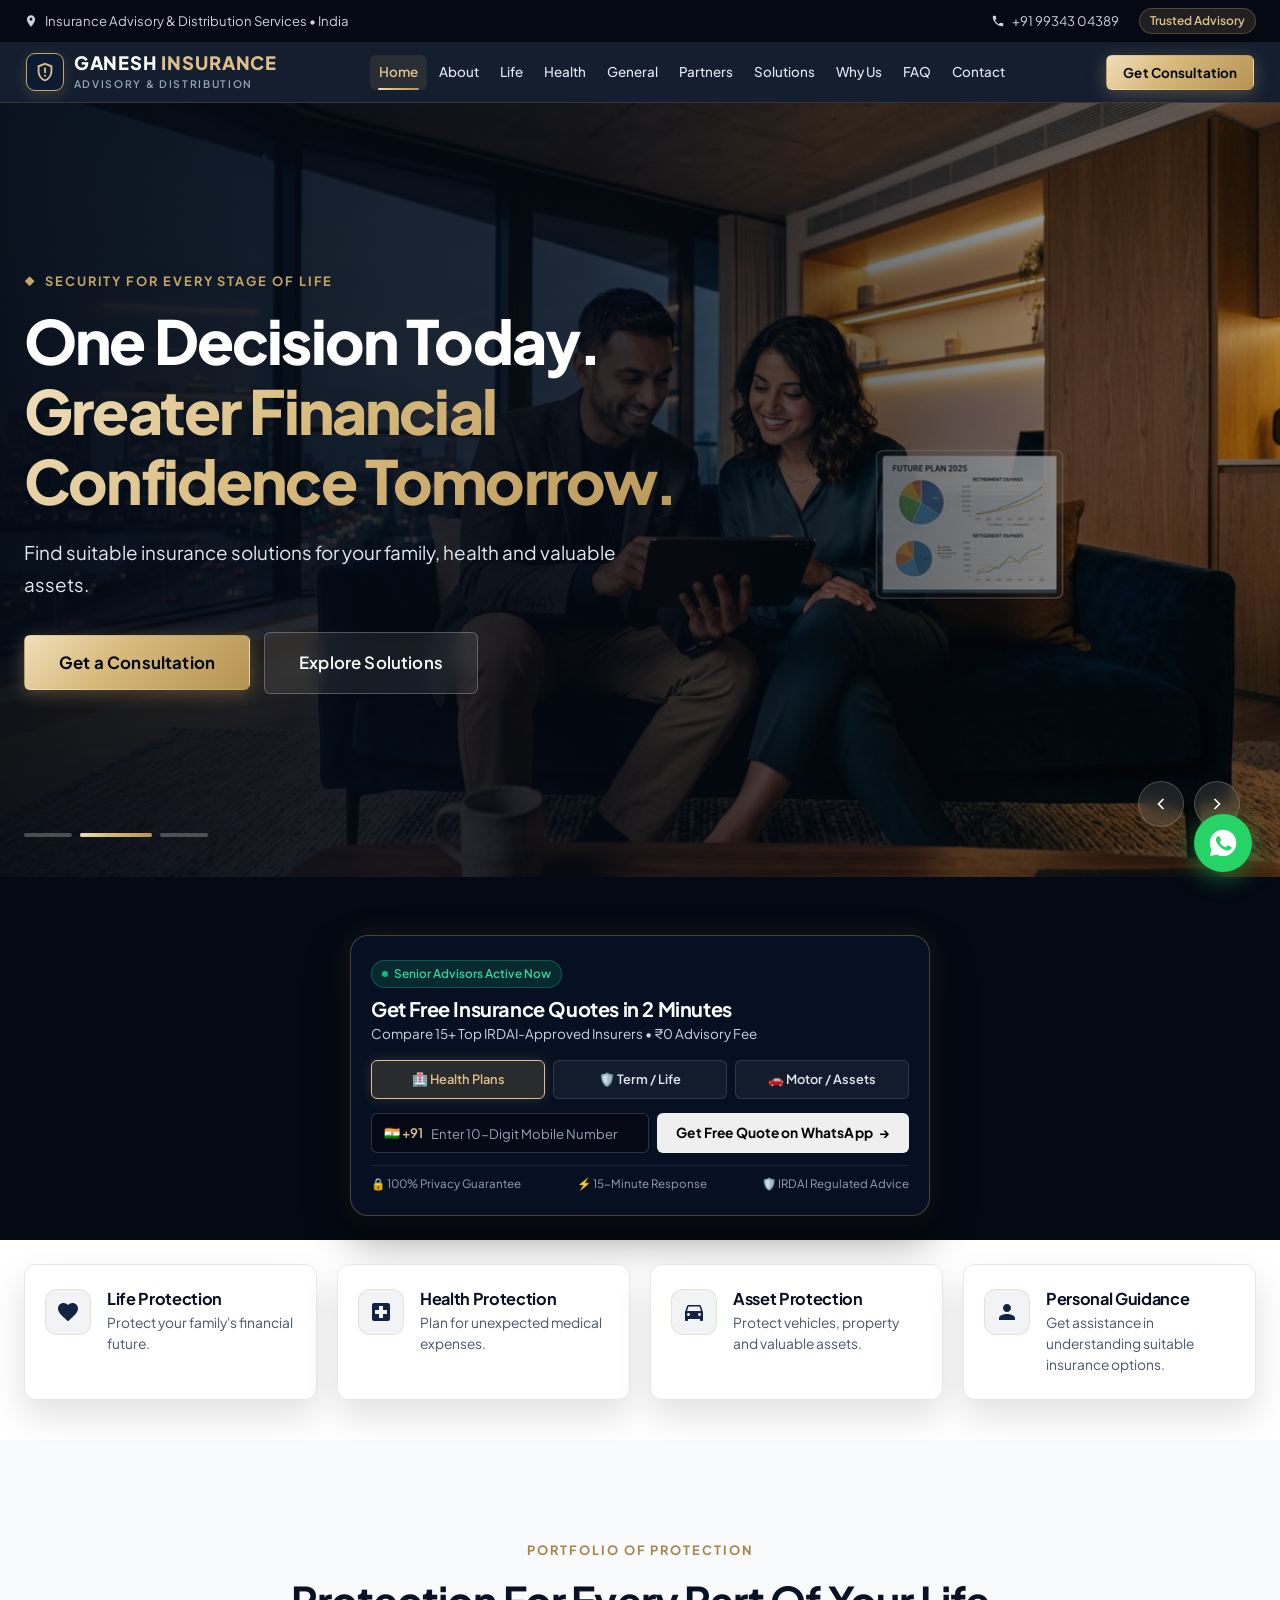
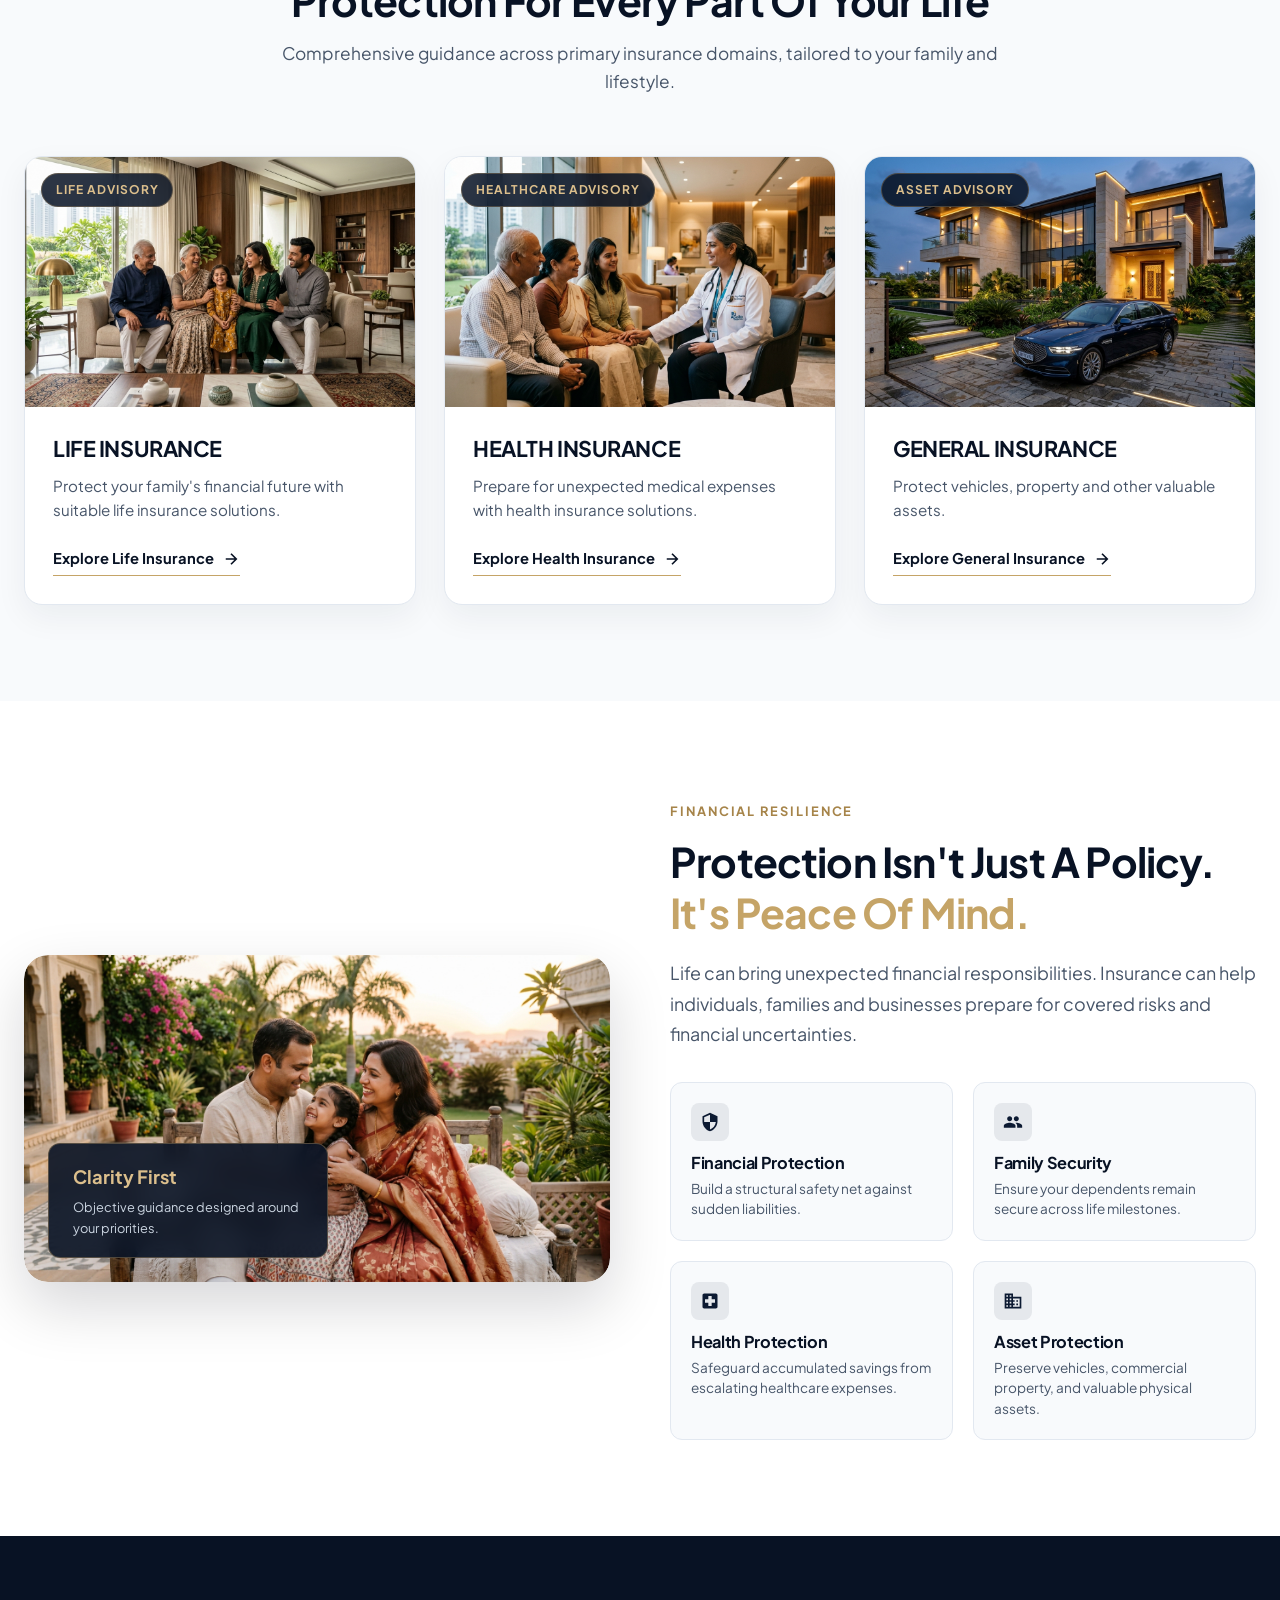
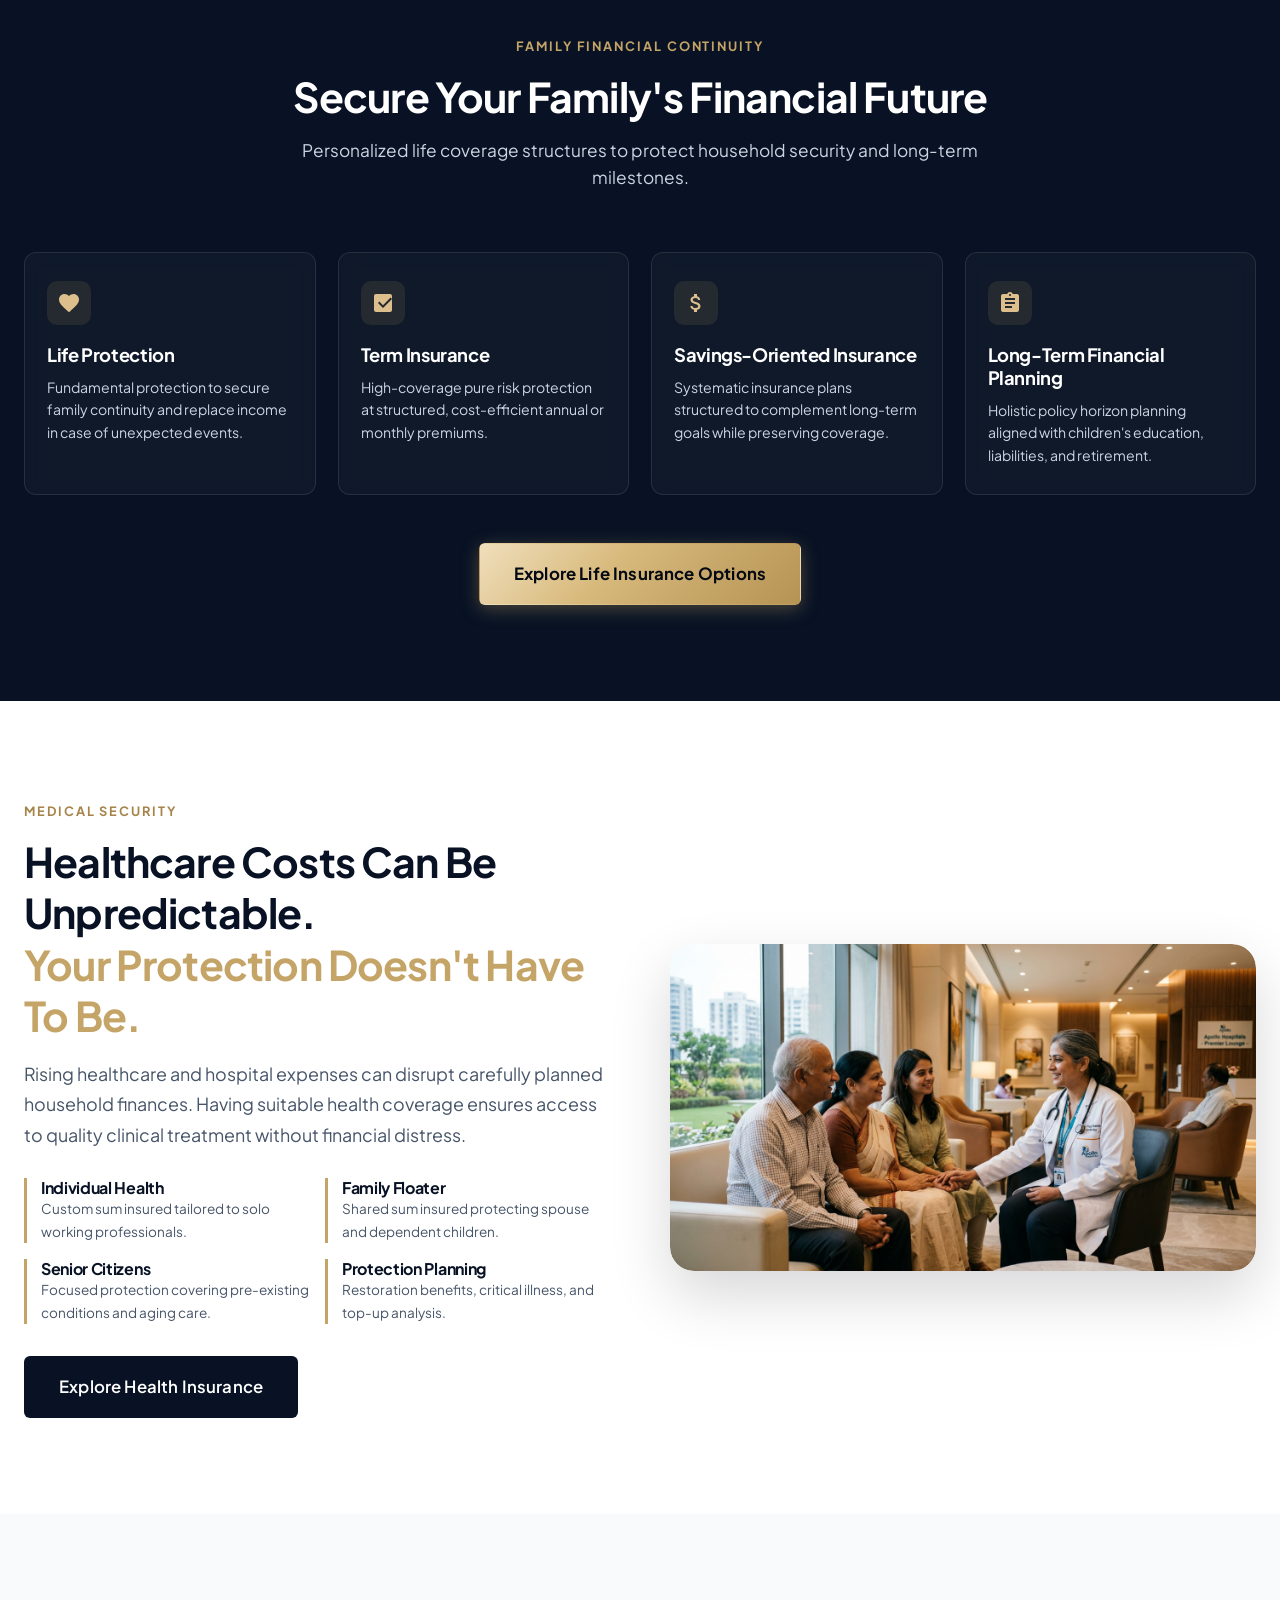
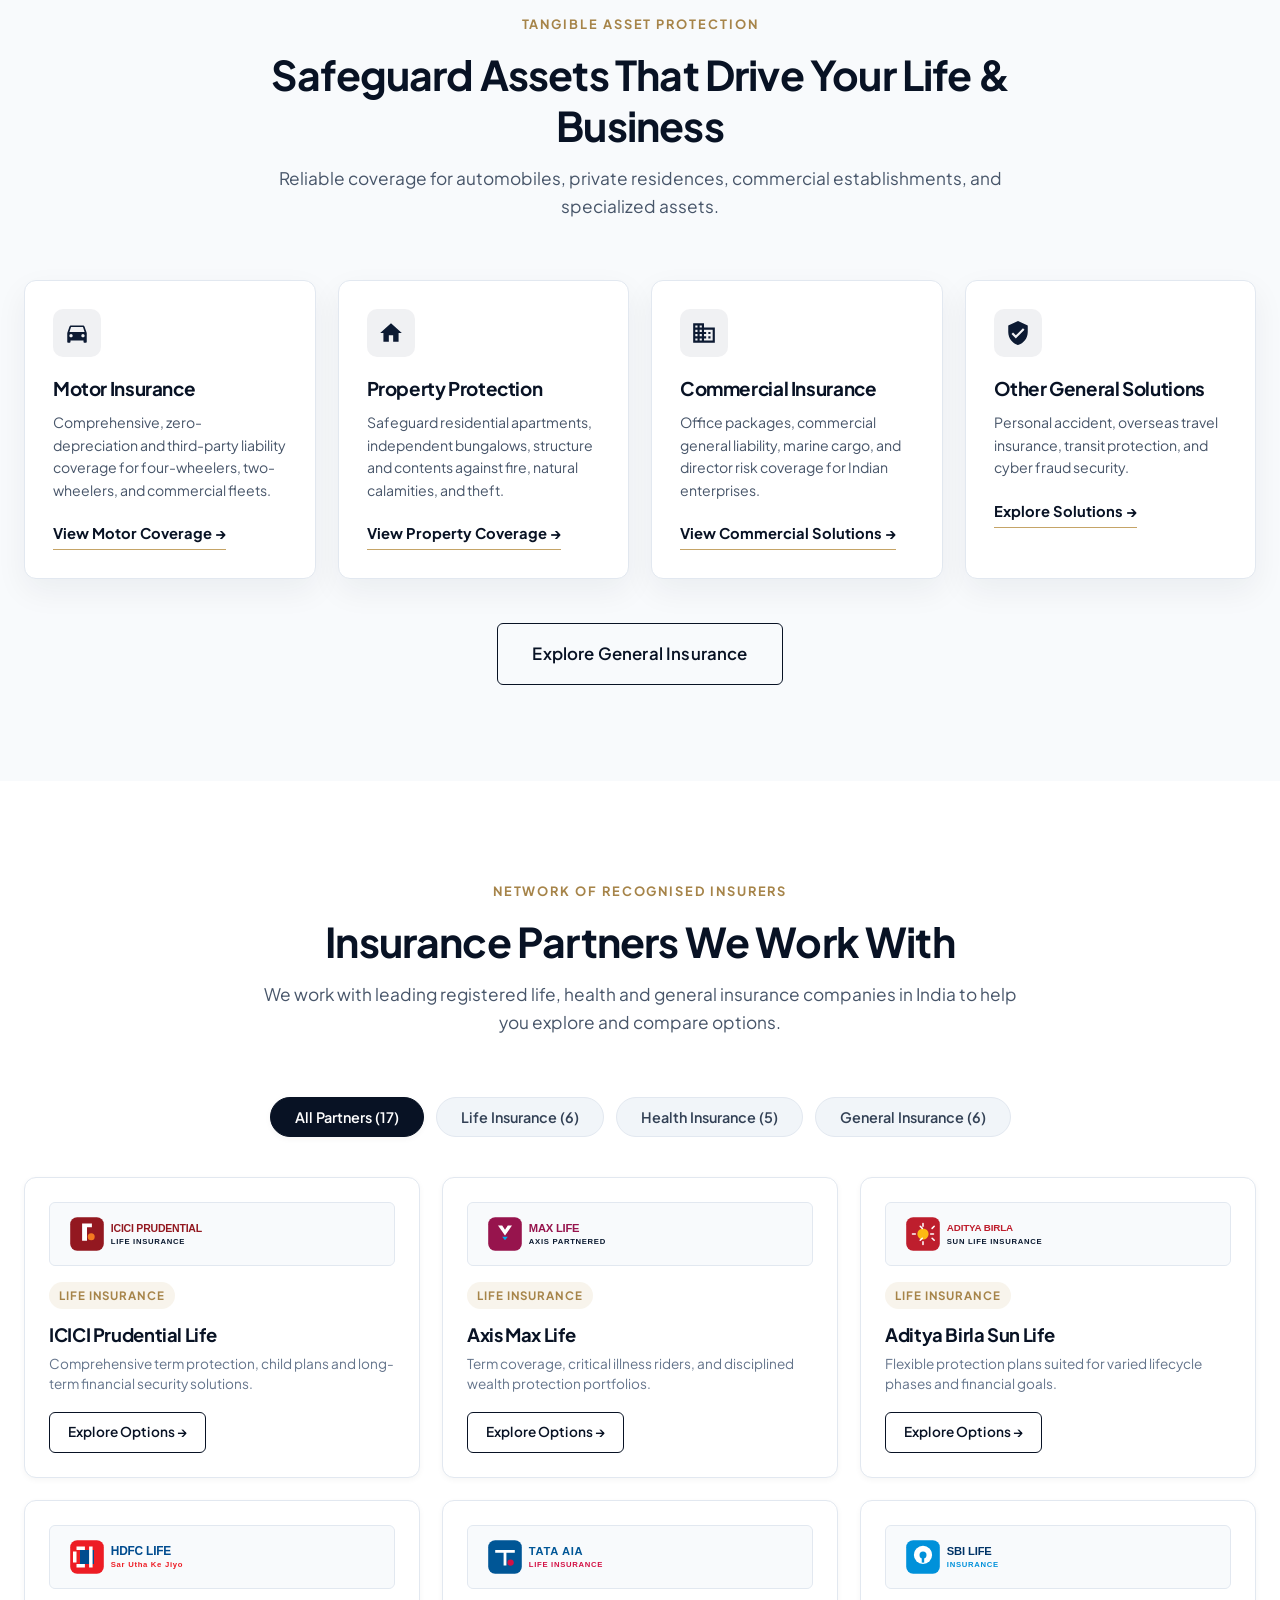
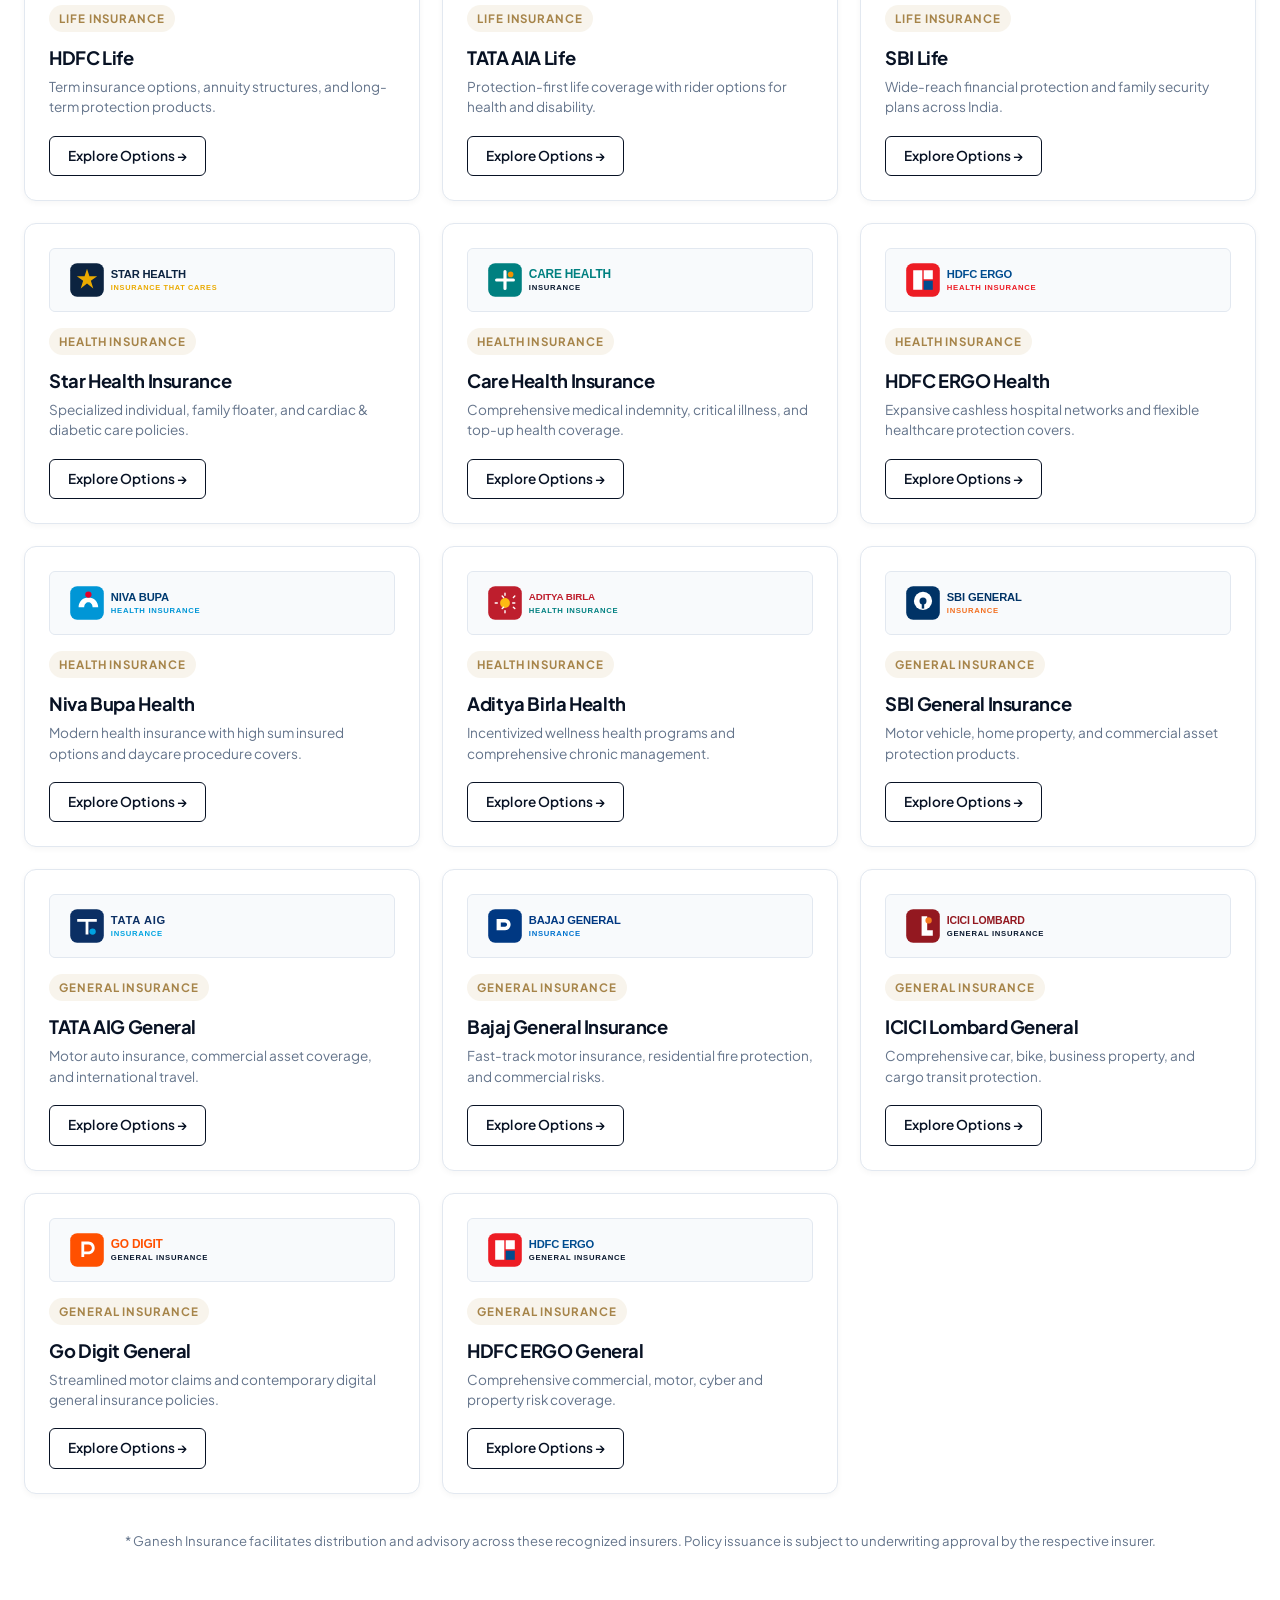
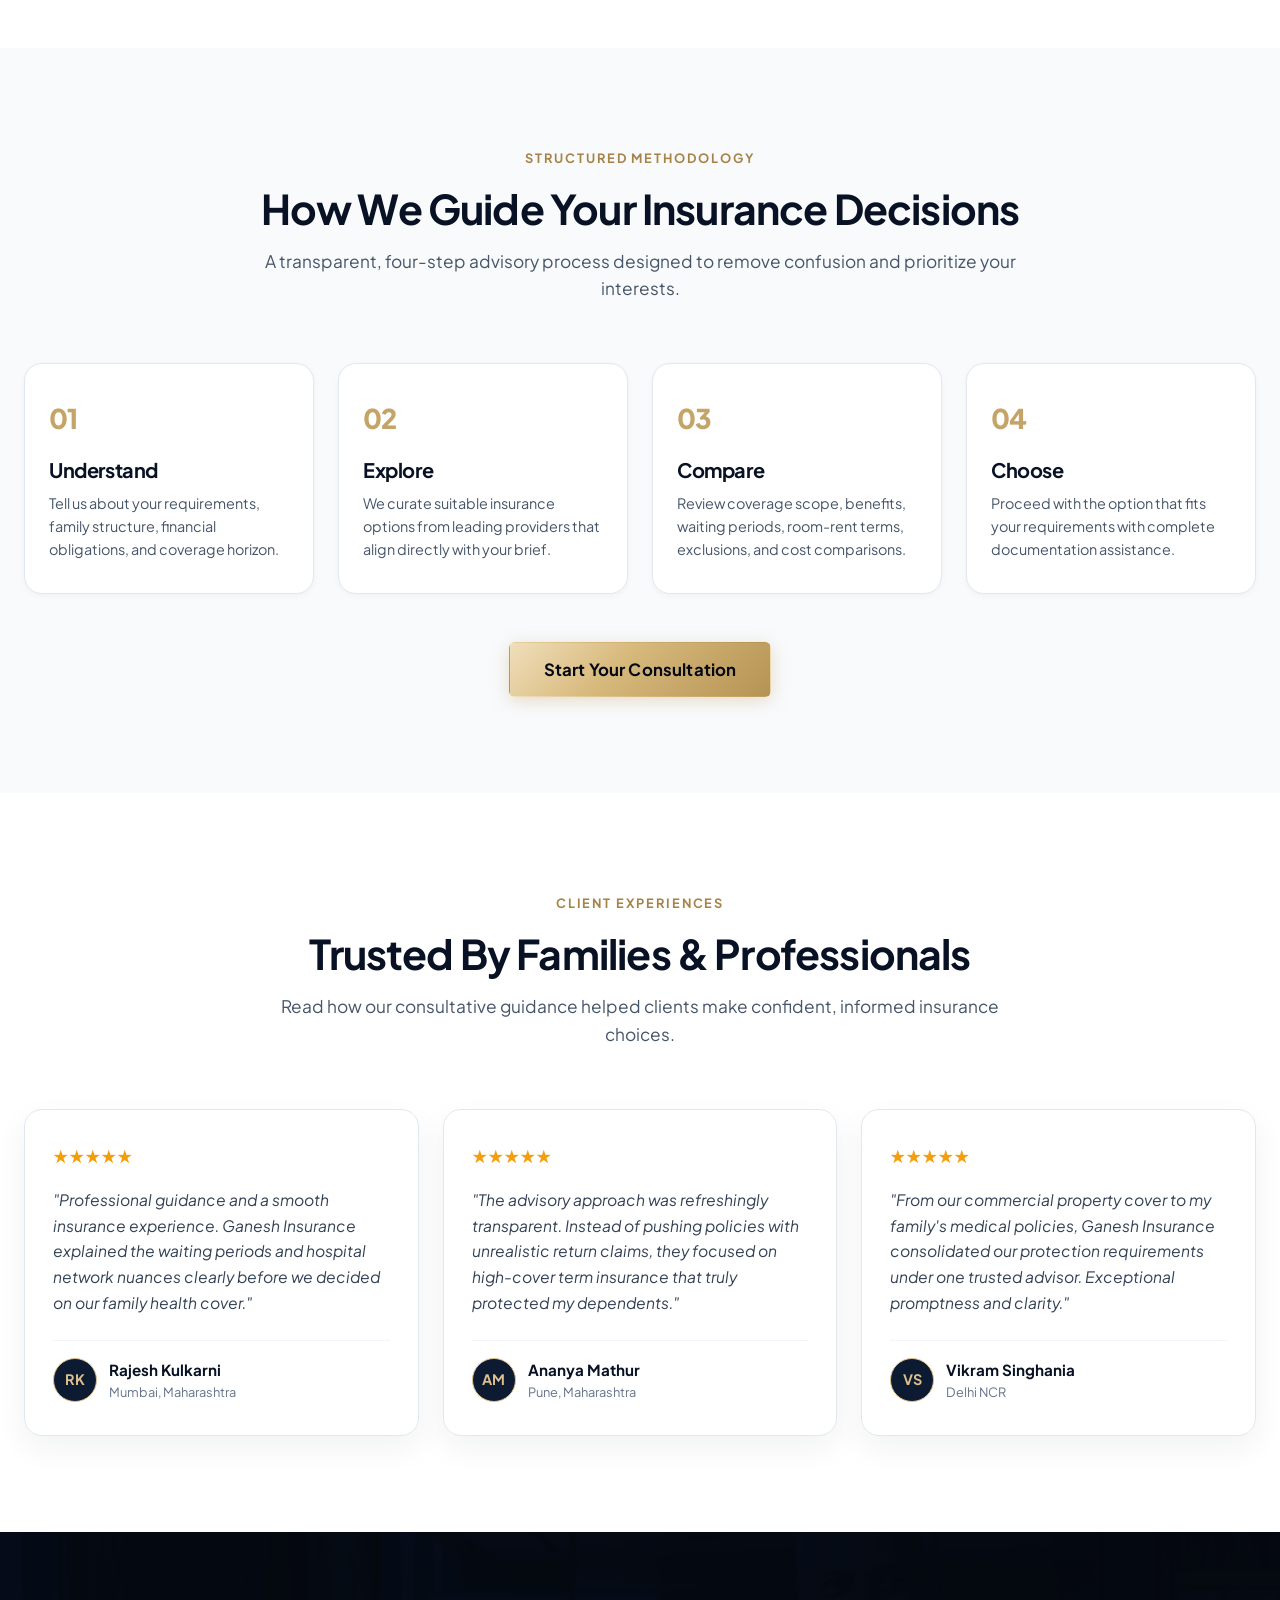
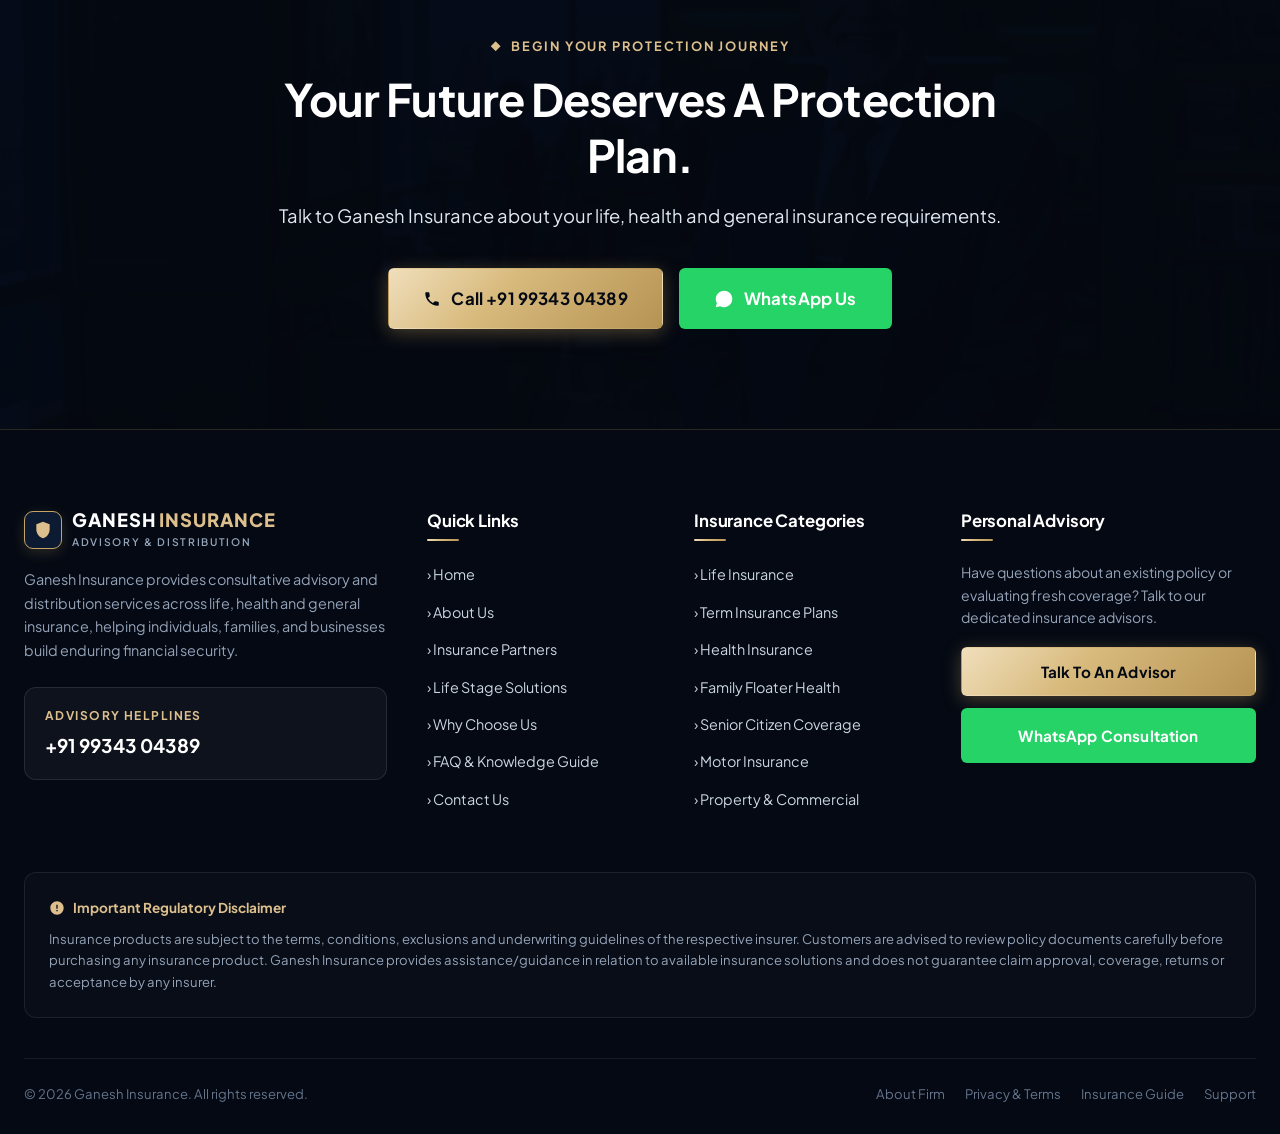
<file: index.html>
<!DOCTYPE html>
<html lang="en">
<head>
  <meta charset="UTF-8">
  <meta name="viewport" content="width=device-width, initial-scale=1.0">
  <title>Ganesh Insurance | Life, Health & General Insurance Solutions</title>
  <meta name="description" content="Explore life, health and general insurance solutions with Ganesh Insurance. Get guidance based on your insurance requirements. Call +91 99343 04389.">
  <link rel="canonical" href="https://ganeshinsurance.in/">
  <meta property="og:title" content="Ganesh Insurance | Life, Health & General Insurance Solutions">
  <meta property="og:description" content="Explore life, health and general insurance solutions with Ganesh Insurance. Get guidance based on your insurance requirements.">
  <meta property="og:type" content="website">
  <link rel="stylesheet" href="css/style.css">
  <link rel="icon" href="data:image/svg+xml,<svg xmlns='http://www.w3.org/2000/svg' viewBox='0 0 24 24' fill='%23C5A467'><path d='M12 2L4 5v6.09c0 5.05 3.41 9.76 8 10.91 4.59-1.15 8-5.86 8-10.91V5l-8-3z'/></svg>">
</head>
<body>

  <!-- Top Utility Bar -->
  <div class="top-bar">
    <div class="container top-bar-inner">
      <div class="top-bar-left">
        <span class="top-bar-item">
          <svg width="14" height="14" viewBox="0 0 24 24" fill="currentColor"><path d="M12 2C8.13 2 5 5.13 5 9c0 5.25 7 13 7 13s7-7.75 7-13c0-3.87-3.13-7-7-7zm0 9.5c-1.38 0-2.5-1.12-2.5-2.5s1.12-2.5 2.5-2.5 2.5 1.12 2.5 2.5-1.12 2.5-2.5 2.5z"/></svg>
          Insurance Advisory &amp; Distribution Services &bull; India
        </span>
      </div>
      <div class="top-bar-right">
        <a href="tel:+919934304389" class="top-bar-item">
          <svg width="14" height="14" viewBox="0 0 24 24" fill="currentColor"><path d="M6.62 10.79a15.05 15.05 0 006.59 6.59l2.2-2.2c.27-.27.67-.36 1.02-.24 1.12.37 2.33.57 3.57.57.55 0 1 .45 1 1V20c0 .55-.45 1-1 1-9.39 0-17-7.61-17-17 0-.55.45-1 1-1h3.5c.55 0 1 .45 1 1 0 1.25.2 2.45.57 3.57.11.35.03.74-.25 1.02l-2.2 2.2z"/></svg>
          +91 99343 04389
        </a>
        <span class="top-bar-badge">Trusted Advisory</span>
      </div>
    </div>
  </div>

  <!-- Global Sticky Header -->
  <header class="site-header">
    <div class="container header-container">
      <a href="index.html" class="brand-logo" aria-label="Ganesh Insurance Home">
        <div class="logo-symbol">
          <svg width="22" height="22" viewBox="0 0 24 24" fill="currentColor">
            <path d="M12 2L4 5v6.09c0 5.05 3.41 9.76 8 10.91 4.59-1.15 8-5.86 8-10.91V5l-8-3zm0 2.18l6 2.25v4.66c0 4.13-2.67 7.98-6 9.06-3.33-1.08-6-4.93-6-9.06V6.43l6-2.25z"/>
            <path d="M11 7h2v6h-2zm0 8h2v2h-2z"/>
          </svg>
        </div>
        <div class="logo-text-group">
          <span class="brand-name">GANESH <span>INSURANCE</span></span>
          <span class="brand-tagline">Advisory &amp; Distribution</span>
        </div>
      </a>

      <!-- Desktop Navigation -->
      <nav class="nav-menu" aria-label="Main Navigation">
        <a href="index.html" class="nav-link active">Home</a>
        <a href="about.html" class="nav-link">About</a>
        <a href="life-insurance.html" class="nav-link">Life</a>
        <a href="health-insurance.html" class="nav-link">Health</a>
        <a href="general-insurance.html" class="nav-link">General</a>
        <a href="partners.html" class="nav-link">Partners</a>
        <a href="solutions.html" class="nav-link">Solutions</a>
        <a href="why-us.html" class="nav-link">Why Us</a>
        <a href="faq.html" class="nav-link">FAQ</a>
        <a href="contact.html" class="nav-link">Contact</a>
      </nav>

      <!-- Header Actions -->
      <div class="header-actions">
        <a href="tel:+919934304389" class="phone-quick-link" title="Call Ganesh Insurance">
          <svg width="14" height="14" viewBox="0 0 24 24" fill="currentColor"><path d="M6.62 10.79a15.05 15.05 0 006.59 6.59l2.2-2.2c.27-.27.67-.36 1.02-.24 1.12.37 2.33.57 3.57.57.55 0 1 .45 1 1V20c0 .55-.45 1-1 1-9.39 0-17-7.61-17-17 0-.55.45-1 1-1h3.5c.55 0 1 .45 1 1 0 1.25.2 2.45.57 3.57.11.35.03.74-.25 1.02l-2.2 2.2z"/></svg>
          +91 99343 04389
        </a>
        <button class="btn btn-primary btn-sm open-consult-modal" data-modal-trigger="consultation">
          Get Consultation
        </button>
        <button class="mobile-nav-toggle" aria-label="Toggle Navigation Menu">
          <svg width="22" height="22" viewBox="0 0 24 24" fill="none" stroke="currentColor" stroke-width="2.2"><line x1="3" y1="12" x2="21" y2="12"></line><line x1="3" y1="6" x2="21" y2="6"></line><line x1="3" y1="18" x2="21" y2="18"></line></svg>
        </button>
      </div>
    </div>
  </header>

  <!-- Mobile Drawer -->
  <div class="mobile-nav-drawer">
    <div class="mobile-drawer-header">
      <div class="logo-text-group">
        <span class="brand-name">GANESH <span>INSURANCE</span></span>
        <span class="brand-tagline">Advisory &amp; Distribution</span>
      </div>
      <button class="mobile-drawer-close" style="background:none; border:none; color:#fff; font-size:24px; cursor:pointer;" aria-label="Close Menu">&times;</button>
    </div>

    <!-- Mobile Drawer Lead Desk -->
    <div class="mobile-drawer-lead-desk">
      <div class="drawer-lead-badge">
        <span class="pulse-dot"></span> Senior Advisor Online
      </div>
      <p class="drawer-lead-title">Get personalized insurance advisory tailored to your family or business.</p>
      <div class="drawer-lead-actions">
        <a href="tel:+919934304389" class="btn btn-navy btn-sm" style="flex: 1; text-align: center; font-size: 0.8rem; padding: 8px 10px;">
          <svg width="14" height="14" viewBox="0 0 24 24" fill="currentColor" style="vertical-align: middle; margin-right: 4px;"><path d="M6.62 10.79a15.05 15.05 0 006.59 6.59l2.2-2.2c.27-.27.67-.36 1.02-.24 1.12.37 2.33.57 3.57.57.55 0 1 .45 1 1V20c0 .55-.45 1-1 1-9.39 0-17-7.61-17-17 0-.55.45-1 1-1h3.5c.55 0 1 .45 1 1 0 1.25.2 2.45.57 3.57.11.35.03.74-.25 1.02l-2.2 2.2z"/></svg>
          Call Now
        </a>
        <a href="https://wa.me/919934304389?text=Hello%20Ganesh%20Insurance%2C%20I%20would%20like%20to%20know%20more%20about%20your%20insurance%20solutions." target="_blank" rel="noopener noreferrer" class="btn btn-whatsapp btn-sm" style="flex: 1; text-align: center; font-size: 0.8rem; padding: 8px 10px;">
          WhatsApp
        </a>
      </div>
    </div>

    <div class="mobile-menu-links">
      <a href="index.html" class="mobile-menu-link active">Home</a>
      <a href="about.html" class="mobile-menu-link">About Us</a>
      <a href="life-insurance.html" class="mobile-menu-link">Life Insurance</a>
      <a href="health-insurance.html" class="mobile-menu-link">Health Insurance</a>
      <a href="general-insurance.html" class="mobile-menu-link">General Insurance</a>
      <a href="partners.html" class="mobile-menu-link">Insurance Partners</a>
      <a href="solutions.html" class="mobile-menu-link">Insurance Solutions</a>
      <a href="why-us.html" class="mobile-menu-link">Why Choose Us</a>
      <a href="faq.html" class="mobile-menu-link">FAQ &amp; Guide</a>
      <a href="contact.html" class="mobile-menu-link">Contact Us</a>
    </div>
    <div class="mobile-drawer-footer">
      <button class="btn btn-primary open-consult-modal" style="width:100%;">⚡ Request Free Callback</button>
      <p class="drawer-compliance-note">Advisory &amp; Distribution Services • India</p>
    </div>
  </div>

  <main>
    <!-- SECTION 4: HERO SLIDESHOW (3 SLIDES, AUTO 3s) -->
    <section class="hero-slider-section" aria-label="Hero Slideshow">
      <div class="slides-wrapper">

        <!-- Slide 1 -->
        <div class="hero-slide active" data-slide-index="0">
          <div class="slide-bg" style="background-image: url('assets/images/hero-1.jpg');"></div>
          <div class="slide-overlay"></div>
          <div class="container hero-content-container">
            <div class="hero-text-block">
              <div class="eyebrow hero-animate-1">
                <span>&#9670;</span> PROTECTION THAT MOVES WITH YOUR LIFE
              </div>
              <h1 class="h1-hero hero-animate-2">
                Protect What Matters Most.<br>
                <span class="gold-gradient-text">Plan For What Comes Next.</span>
              </h1>
              <p class="hero-description hero-animate-3">
                Explore insurance solutions designed around your family, health, assets and financial goals.
              </p>
              <div class="hero-cta-group hero-animate-4">
                <a href="#categories-section" class="btn btn-primary btn-lg">Explore Insurance</a>
                <button class="btn btn-secondary btn-lg open-consult-modal" data-insurance-category="Life Insurance">Talk to an Advisor</button>
              </div>
            </div>
          </div>
        </div>

        <!-- Slide 2 -->
        <div class="hero-slide" data-slide-index="1">
          <div class="slide-bg" style="background-image: url('assets/images/hero-2.jpg');"></div>
          <div class="slide-overlay"></div>
          <div class="container hero-content-container">
            <div class="hero-text-block">
              <div class="eyebrow hero-animate-1">
                <span>&#9670;</span> SECURITY FOR EVERY STAGE OF LIFE
              </div>
              <h2 class="h1-hero hero-animate-2">
                One Decision Today.<br>
                <span class="gold-gradient-text">Greater Financial Confidence Tomorrow.</span>
              </h2>
              <p class="hero-description hero-animate-3">
                Find suitable insurance solutions for your family, health and valuable assets.
              </p>
              <div class="hero-cta-group hero-animate-4">
                <button class="btn btn-primary btn-lg open-consult-modal" data-insurance-category="Health Insurance">Get a Consultation</button>
                <a href="solutions.html" class="btn btn-secondary btn-lg">Explore Solutions</a>
              </div>
            </div>
          </div>
        </div>

        <!-- Slide 3 -->
        <div class="hero-slide" data-slide-index="2">
          <div class="slide-bg" style="background-image: url('assets/images/hero-3.jpg');"></div>
          <div class="slide-overlay"></div>
          <div class="container hero-content-container">
            <div class="hero-text-block">
              <div class="eyebrow hero-animate-1">
                <span>&#9670;</span> YOUR TRUSTED INSURANCE PARTNER
              </div>
              <h2 class="h1-hero hero-animate-2">
                Insurance Made Simpler.<br>
                <span class="gold-gradient-text">Protection Made Smarter.</span>
              </h2>
              <p class="hero-description hero-animate-3">
                Get guidance across life, health and general insurance from one place.
              </p>
              <div class="hero-cta-group hero-animate-4">
                <a href="tel:+919934304389" class="btn btn-primary btn-lg">Speak With Us</a>
                <a href="about.html" class="btn btn-secondary btn-lg">Why Ganesh Insurance</a>
              </div>
            </div>
          </div>
        </div>

      </div>

      <!-- Slide Indicators -->
      <div class="slider-progress-indicators">
        <div class="indicator-bar active" data-target-slide="0"><div class="indicator-fill"></div></div>
        <div class="indicator-bar" data-target-slide="1"><div class="indicator-fill"></div></div>
        <div class="indicator-bar" data-target-slide="2"><div class="indicator-fill"></div></div>
      </div>

      <!-- Slider Arrows -->
      <div class="slider-nav-arrows">
        <button class="slider-arrow-btn prev" aria-label="Previous Slide">
          <svg width="20" height="20" viewBox="0 0 24 24" fill="none" stroke="currentColor" stroke-width="2"><polyline points="15 18 9 12 15 6"></polyline></svg>
        </button>
        <button class="slider-arrow-btn next" aria-label="Next Slide">
          <svg width="20" height="20" viewBox="0 0 24 24" fill="none" stroke="currentColor" stroke-width="2"><polyline points="9 18 15 12 9 6"></polyline></svg>
      </div>
    </section>

    <!-- QUICK QUOTE & MOBILE LEAD CAPTURE SECTION -->
    <section class="quick-lead-section">
      <div class="container" style="display: flex; justify-content: center;">
        <div class="mobile-hero-lead-card">
          <div class="hero-lead-head">
            <div class="lead-live-chip">
              <span class="pulse-dot"></span> Senior Advisors Active Now
            </div>
            <h3 class="hero-lead-title">Get Free Insurance Quotes in 2 Minutes</h3>
            <p class="hero-lead-desc">Compare 15+ Top IRDAI-Approved Insurers • ₹0 Advisory Fee</p>
          </div>
          <form class="mobile-quick-lead-form" id="mobileHeroLeadForm" data-lead-source="homepage_quick_quote">
            <div class="lead-cat-pills">
              <label class="lead-cat-pill active">
                <input type="radio" name="mobileCategory" value="Health Insurance" checked>
                <span>🏥 Health Plans</span>
              </label>
              <label class="lead-cat-pill">
                <input type="radio" name="mobileCategory" value="Life Insurance">
                <span>🛡️ Term / Life</span>
              </label>
              <label class="lead-cat-pill">
                <input type="radio" name="mobileCategory" value="General Insurance">
                <span>🚗 Motor / Assets</span>
              </label>
            </div>
            <div class="lead-form-row">
              <div class="lead-phone-wrapper">
                <span class="flag-prefix">🇮🇳 +91</span>
                <input type="tel" class="lead-phone-input" name="mobileNumber" placeholder="Enter 10-Digit Mobile Number" pattern="[6-9][0-9]{9}" maxlength="10" required>
              </div>
              <button type="submit" class="btn btn-gold lead-submit-action">
                Get Free Quote on WhatsApp <span>&rarr;</span>
              </button>
            </div>
            <div class="hero-lead-micro-proof">
              <span>🔒 100% Privacy Guarantee</span>
              <span>⚡ 15-Minute Response</span>
              <span>🛡️ IRDAI Regulated Advice</span>
            </div>
          </form>
        </div>
      </div>
    </section>

    <!-- SECTION 4: HERO FLOATING TRUST BAR -->
    <section class="floating-trust-bar">
      <div class="container">
        <div class="trust-cards-grid">
          <div class="trust-card">
            <div class="trust-icon-box">
              <svg width="24" height="24" viewBox="0 0 24 24" fill="currentColor"><path d="M12 21.35l-1.45-1.32C5.4 15.36 2 12.28 2 8.5 2 5.42 4.42 3 7.5 3c1.74 0 3.41.81 4.5 2.09C13.09 3.81 14.76 3 16.5 3 19.58 3 22 5.42 22 8.5c0 3.78-3.4 6.86-8.55 11.54L12 21.35z"/></svg>
            </div>
            <div>
              <h3 class="trust-card-title">Life Protection</h3>
              <p class="trust-card-text">Protect your family's financial future.</p>
            </div>
          </div>
          <div class="trust-card">
            <div class="trust-icon-box">
              <svg width="24" height="24" viewBox="0 0 24 24" fill="currentColor"><path d="M19 3H5c-1.1 0-1.99.9-1.99 2L3 19c0 1.1.9 2 2 2h14c1.1 0 2-.9 2-2V5c0-1.1-.9-2-2-2zm-1 11h-4v4h-4v-4H6v-4h4V6h4v4h4v4z"/></svg>
            </div>
            <div>
              <h3 class="trust-card-title">Health Protection</h3>
              <p class="trust-card-text">Plan for unexpected medical expenses.</p>
            </div>
          </div>
          <div class="trust-card">
            <div class="trust-icon-box">
              <svg width="24" height="24" viewBox="0 0 24 24" fill="currentColor"><path d="M18.92 6.01C18.72 5.42 18.16 5 17.5 5h-11c-.66 0-1.21.42-1.42 1.01L3 12v8c0 .55.45 1 1 1h1c.55 0 1-.45 1-1v-1h12v1c0 .55.45 1 1 1h1c.55 0 1-.45 1-1v-8l-2.08-5.99zM6.5 16c-.83 0-1.5-.67-1.5-1.5S5.67 13 6.5 13s1.5.67 1.5 1.5S7.33 16 6.5 16zm11 0c-.83 0-1.5-.67-1.5-1.5s.67-1.5 1.5-1.5 1.5.67 1.5 1.5-.67 1.5-1.5 1.5zM5 11l1.5-4.5h11L19 11H5z"/></svg>
            </div>
            <div>
              <h3 class="trust-card-title">Asset Protection</h3>
              <p class="trust-card-text">Protect vehicles, property and valuable assets.</p>
            </div>
          </div>
          <div class="trust-card">
            <div class="trust-icon-box">
              <svg width="24" height="24" viewBox="0 0 24 24" fill="currentColor"><path d="M12 12c2.21 0 4-1.79 4-4s-1.79-4-4-4-4 1.79-4 4 1.79 4 4 4zm0 2c-2.67 0-8 1.34-8 4v2h16v-2c0-2.66-5.33-4-8-4z"/></svg>
            </div>
            <div>
              <h3 class="trust-card-title">Personal Guidance</h3>
              <p class="trust-card-text">Get assistance in understanding suitable insurance options.</p>
            </div>
          </div>
        </div>
      </div>
    </section>

    <!-- SECTION 5: INSURANCE CATEGORIES (3 COLUMN) -->
    <section class="section-spacing" id="categories-section" style="background-color: var(--slate-50);">
      <div class="container">
        <div class="section-header">
          <div class="eyebrow eyebrow-dark">PORTFOLIO OF PROTECTION</div>
          <h2 class="h2-section">Protection For Every Part Of Your Life</h2>
          <p class="section-subtitle">Comprehensive guidance across primary insurance domains, tailored to your family and lifestyle.</p>
        </div>

        <div class="category-cards-grid">
          <!-- Card 1: Life Insurance -->
          <div class="category-card">
            <div class="category-card-img-wrap">
              <img src="assets/images/hero-1.jpg" alt="Indian family life insurance security" loading="lazy">
              <span class="category-badge-pill">Life Advisory</span>
            </div>
            <div class="category-card-body">
              <h3 class="category-card-title">LIFE INSURANCE</h3>
              <p class="category-card-desc">Protect your family's financial future with suitable life insurance solutions.</p>
              <a href="life-insurance.html" class="category-card-link">
                Explore Life Insurance
                <svg width="18" height="18" viewBox="0 0 24 24" fill="none" stroke="currentColor" stroke-width="2.2"><path d="M5 12h14M12 5l7 7-7 7"/></svg>
              </a>
            </div>
          </div>

          <!-- Card 2: Health Insurance -->
          <div class="category-card">
            <div class="category-card-img-wrap">
              <img src="assets/images/health-hero.jpg" alt="Doctor consultation for Indian family healthcare" loading="lazy">
              <span class="category-badge-pill">Healthcare Advisory</span>
            </div>
            <div class="category-card-body">
              <h3 class="category-card-title">HEALTH INSURANCE</h3>
              <p class="category-card-desc">Prepare for unexpected medical expenses with health insurance solutions.</p>
              <a href="health-insurance.html" class="category-card-link">
                Explore Health Insurance
                <svg width="18" height="18" viewBox="0 0 24 24" fill="none" stroke="currentColor" stroke-width="2.2"><path d="M5 12h14M12 5l7 7-7 7"/></svg>
              </a>
            </div>
          </div>

          <!-- Card 3: General Insurance -->
          <div class="category-card">
            <div class="category-card-img-wrap">
              <img src="assets/images/general-hero.jpg" alt="Motor vehicle and property insurance protection" loading="lazy">
              <span class="category-badge-pill">Asset Advisory</span>
            </div>
            <div class="category-card-body">
              <h3 class="category-card-title">GENERAL INSURANCE</h3>
              <p class="category-card-desc">Protect vehicles, property and other valuable assets.</p>
              <a href="general-insurance.html" class="category-card-link">
                Explore General Insurance
                <svg width="18" height="18" viewBox="0 0 24 24" fill="none" stroke="currentColor" stroke-width="2.2"><path d="M5 12h14M12 5l7 7-7 7"/></svg>
              </a>
            </div>
          </div>
        </div>
      </div>
    </section>

    <!-- SECTION 6: WHY INSURANCE MATTERS (SPLIT SECTION) -->
    <section class="section-spacing">
      <div class="container">
        <div class="split-section-grid">
          <div class="split-img-wrapper">
            <img src="assets/images/why-insurance-matters.jpg" alt="Happy Indian family enjoying secure moments together" loading="lazy">
            <div class="split-floating-stat">
              <div class="stat-headline">Clarity First</div>
              <div class="stat-sub">Objective guidance designed around your priorities.</div>
            </div>
          </div>

          <div class="split-content-side">
            <div class="eyebrow eyebrow-dark">FINANCIAL RESILIENCE</div>
            <h2 class="h2-section" style="margin-bottom: 20px;">
              Protection Isn't Just A Policy.<br>
              <span class="text-gold">It's Peace Of Mind.</span>
            </h2>
            <p class="lead-text" style="margin-bottom: 24px;">
              Life can bring unexpected financial responsibilities. Insurance can help individuals, families and businesses prepare for covered risks and financial uncertainties.
            </p>

            <div class="benefit-blocks-grid">
              <div class="benefit-block">
                <div class="benefit-icon-badge">
                  <svg width="20" height="20" viewBox="0 0 24 24" fill="currentColor"><path d="M12 1L3 5v6c0 5.55 3.84 10.74 9 12 5.16-1.26 9-6.45 9-12V5l-9-4zm0 10.99h7c-.53 4.12-3.28 7.79-7 8.94V12H5V6.3l7-3.11v8.8z"/></svg>
                </div>
                <h4 class="benefit-title">Financial Protection</h4>
                <p class="benefit-desc">Build a structural safety net against sudden liabilities.</p>
              </div>

              <div class="benefit-block">
                <div class="benefit-icon-badge">
                  <svg width="20" height="20" viewBox="0 0 24 24" fill="currentColor"><path d="M16 11c1.66 0 2.99-1.34 2.99-3S17.66 5 16 5c-1.66 0-3 1.34-3 3s1.34 3 3 3zm-8 0c1.66 0 2.99-1.34 2.99-3S9.66 5 8 5C6.34 5 5 6.34 5 8s1.34 3 3 3zm0 2c-2.33 0-7 1.17-7 3.5V19h14v-2.5c0-2.33-4.67-3.5-7-3.5zm8 0c-.29 0-.62.02-.97.05 1.16.84 1.97 1.97 1.97 3.45V19h6v-2.5c0-2.33-4.67-3.5-7-3.5z"/></svg>
                </div>
                <h4 class="benefit-title">Family Security</h4>
                <p class="benefit-desc">Ensure your dependents remain secure across life milestones.</p>
              </div>

              <div class="benefit-block">
                <div class="benefit-icon-badge">
                  <svg width="20" height="20" viewBox="0 0 24 24" fill="currentColor"><path d="M19 3H5c-1.1 0-1.99.9-1.99 2L3 19c0 1.1.9 2 2 2h14c1.1 0 2-.9 2-2V5c0-1.1-.9-2-2-2zm-1 11h-4v4h-4v-4H6v-4h4V6h4v4h4v4z"/></svg>
                </div>
                <h4 class="benefit-title">Health Protection</h4>
                <p class="benefit-desc">Safeguard accumulated savings from escalating healthcare expenses.</p>
              </div>

              <div class="benefit-block">
                <div class="benefit-icon-badge">
                  <svg width="20" height="20" viewBox="0 0 24 24" fill="currentColor"><path d="M12 7V3H2v18h20V7H12zM6 19H4v-2h2v2zm0-4H4v-2h2v2zm0-4H4V9h2v2zm0-4H4V5h2v2zm4 12H8v-2h2v2zm0-4H8v-2h2v2zm0-4H8V9h2v2zm0-4H8V5h2v2zm10 12h-8v-2h2v-2h-2v-2h2v-2h-2V9h8v10zm-2-8h-2v2h2v-2zm0 4h-2v2h2v-2z"/></svg>
                </div>
                <h4 class="benefit-title">Asset Protection</h4>
                <p class="benefit-desc">Preserve vehicles, commercial property, and valuable physical assets.</p>
              </div>
            </div>
          </div>
        </div>
      </div>
    </section>

    <!-- SECTION 7: LIFE INSURANCE PREVIEW (DARK SECTION) -->
    <section class="section-spacing section-dark">
      <div class="container">
        <div class="section-header">
          <div class="eyebrow">FAMILY FINANCIAL CONTINUITY</div>
          <h2 class="h2-section">Secure Your Family's Financial Future</h2>
          <p class="section-subtitle">Personalized life coverage structures to protect household security and long-term milestones.</p>
        </div>

        <div class="feature-cards-grid-4">
          <div class="feature-card-dark">
            <div class="card-icon">
              <svg width="24" height="24" viewBox="0 0 24 24" fill="currentColor"><path d="M12 21.35l-1.45-1.32C5.4 15.36 2 12.28 2 8.5 2 5.42 4.42 3 7.5 3c1.74 0 3.41.81 4.5 2.09C13.09 3.81 14.76 3 16.5 3 19.58 3 22 5.42 22 8.5c0 3.78-3.4 6.86-8.55 11.54L12 21.35z"/></svg>
            </div>
            <h4>Life Protection</h4>
            <p>Fundamental protection to secure family continuity and replace income in case of unexpected events.</p>
          </div>

          <div class="feature-card-dark">
            <div class="card-icon">
              <svg width="24" height="24" viewBox="0 0 24 24" fill="currentColor"><path d="M19 3H5c-1.1 0-2 .9-2 2v14c0 1.1.9 2 2 2h14c1.1 0 2-.9 2-2V5c0-1.1-.9-2-2-2zm-7 14l-5-5 1.41-1.41L12 14.17l7.59-7.59L21 8l-9 9z"/></svg>
            </div>
            <h4>Term Insurance</h4>
            <p>High-coverage pure risk protection at structured, cost-efficient annual or monthly premiums.</p>
          </div>

          <div class="feature-card-dark">
            <div class="card-icon">
              <svg width="24" height="24" viewBox="0 0 24 24" fill="currentColor"><path d="M11.8 10.9c-2.27-.59-3-1.2-3-2.15 0-1.09 1.01-1.85 2.7-1.85 1.78 0 2.44.85 2.5 2.1h2.21c-.07-1.72-1.12-3.3-3.21-3.81V3h-3v2.16c-1.94.42-3.5 1.68-3.5 3.61 0 2.31 1.91 3.46 4.7 4.13 2.5.6 3 1.48 3 2.41 0 .69-.49 1.79-2.7 1.79-2.06 0-2.87-.92-2.98-2.1h-2.2c.12 2.19 1.76 3.42 3.68 3.83V21h3v-2.15c1.95-.37 3.5-1.5 3.5-3.55 0-2.84-2.43-3.81-4.7-4.4z"/></svg>
            </div>
            <h4>Savings-Oriented Insurance</h4>
            <p>Systematic insurance plans structured to complement long-term goals while preserving coverage.</p>
          </div>

          <div class="feature-card-dark">
            <div class="card-icon">
              <svg width="24" height="24" viewBox="0 0 24 24" fill="currentColor"><path d="M19 3h-4.18C14.4 1.84 13.3 1 12 1c-1.3 0-2.4.84-2.82 2H5c-1.1 0-2 .9-2 2v14c0 1.1.9 2 2 2h14c1.1 0 2-.9 2-2V5c0-1.1-.9-2-2-2zm-7 0c.55 0 1 .45 1 1s-.45 1-1 1-1-.45-1-1 .45-1 1-1zm2 14H7v-2h7v2zm3-4H7v-2h10v2zm0-4H7V7h10v2z"/></svg>
            </div>
            <h4>Long-Term Financial Planning</h4>
            <p>Holistic policy horizon planning aligned with children's education, liabilities, and retirement.</p>
          </div>
        </div>

        <div style="text-align: center; margin-top: 48px;">
          <a href="life-insurance.html" class="btn btn-primary btn-lg">Explore Life Insurance Options</a>
        </div>
      </div>
    </section>

    <!-- SECTION 8: HEALTH INSURANCE PREVIEW -->
    <section class="section-spacing" style="background-color: var(--white);">
      <div class="container">
        <div class="split-section-grid" style="align-items: center;">
          <div class="split-content-side">
            <div class="eyebrow eyebrow-dark">MEDICAL SECURITY</div>
            <h2 class="h2-section" style="margin-bottom: 18px;">
              Healthcare Costs Can Be Unpredictable.<br>
              <span class="text-gold">Your Protection Doesn't Have To Be.</span>
            </h2>
            <p class="lead-text" style="margin-bottom: 28px;">
              Rising healthcare and hospital expenses can disrupt carefully planned household finances. Having suitable health coverage ensures access to quality clinical treatment without financial distress.
            </p>

            <div style="display: grid; grid-template-columns: 1fr 1fr; gap: 16px; margin-bottom: 32px;">
              <div style="border-left: 3px solid var(--gold-500); padding-left: 14px;">
                <h4 style="font-size: 1rem; color: var(--navy-900);">Individual Health</h4>
                <p style="font-size: 0.85rem; color: var(--slate-600);">Custom sum insured tailored to solo working professionals.</p>
              </div>
              <div style="border-left: 3px solid var(--gold-500); padding-left: 14px;">
                <h4 style="font-size: 1rem; color: var(--navy-900);">Family Floater</h4>
                <p style="font-size: 0.85rem; color: var(--slate-600);">Shared sum insured protecting spouse and dependent children.</p>
              </div>
              <div style="border-left: 3px solid var(--gold-500); padding-left: 14px;">
                <h4 style="font-size: 1rem; color: var(--navy-900);">Senior Citizens</h4>
                <p style="font-size: 0.85rem; color: var(--slate-600);">Focused protection covering pre-existing conditions and aging care.</p>
              </div>
              <div style="border-left: 3px solid var(--gold-500); padding-left: 14px;">
                <h4 style="font-size: 1rem; color: var(--navy-900);">Protection Planning</h4>
                <p style="font-size: 0.85rem; color: var(--slate-600);">Restoration benefits, critical illness, and top-up analysis.</p>
              </div>
            </div>

            <a href="health-insurance.html" class="btn btn-navy btn-lg">Explore Health Insurance</a>
          </div>

          <div class="split-img-wrapper">
            <img src="assets/images/health-hero.jpg" alt="Compassionate healthcare consultation in a modern hospital" loading="lazy">
          </div>
        </div>
      </div>
    </section>

    <!-- SECTION 9: GENERAL INSURANCE PREVIEW -->
    <section class="section-spacing" style="background-color: var(--slate-50);">
      <div class="container">
        <div class="section-header">
          <div class="eyebrow eyebrow-dark">TANGIBLE ASSET PROTECTION</div>
          <h2 class="h2-section">Safeguard Assets That Drive Your Life &amp; Business</h2>
          <p class="section-subtitle">Reliable coverage for automobiles, private residences, commercial establishments, and specialized assets.</p>
        </div>

        <div class="feature-cards-grid-4">
          <div class="category-card" style="padding: 28px; border-radius: var(--radius-md);">
            <div style="width: 48px; height: 48px; border-radius: 10px; background: rgba(12, 26, 50, 0.06); color: var(--navy-850); display: flex; align-items: center; justify-content: center; margin-bottom: 20px;">
              <svg width="26" height="26" viewBox="0 0 24 24" fill="currentColor"><path d="M18.92 6.01C18.72 5.42 18.16 5 17.5 5h-11c-.66 0-1.21.42-1.42 1.01L3 12v8c0 .55.45 1 1 1h1c.55 0 1-.45 1-1v-1h12v1c0 .55.45 1 1 1h1c.55 0 1-.45 1-1v-8l-2.08-5.99zM6.5 16c-.83 0-1.5-.67-1.5-1.5S5.67 13 6.5 13s1.5.67 1.5 1.5S7.33 16 6.5 16zm11 0c-.83 0-1.5-.67-1.5-1.5s.67-1.5 1.5-1.5 1.5.67 1.5 1.5-.67 1.5-1.5 1.5zM5 11l1.5-4.5h11L19 11H5z"/></svg>
            </div>
            <h3 style="font-size: 1.18rem; margin-bottom: 10px;">Motor Insurance</h3>
            <p style="font-size: 0.88rem; color: var(--slate-600); line-height: 1.6; margin-bottom: 20px;">
              Comprehensive, zero-depreciation and third-party liability coverage for four-wheelers, two-wheelers, and commercial fleets.
            </p>
            <a href="general-insurance.html#motor" class="category-card-link">View Motor Coverage &rarr;</a>
          </div>

          <div class="category-card" style="padding: 28px; border-radius: var(--radius-md);">
            <div style="width: 48px; height: 48px; border-radius: 10px; background: rgba(12, 26, 50, 0.06); color: var(--navy-850); display: flex; align-items: center; justify-content: center; margin-bottom: 20px;">
              <svg width="26" height="26" viewBox="0 0 24 24" fill="currentColor"><path d="M10 20v-6h4v6h5v-8h3L12 3 2 12h3v8z"/></svg>
            </div>
            <h3 style="font-size: 1.18rem; margin-bottom: 10px;">Property Protection</h3>
            <p style="font-size: 0.88rem; color: var(--slate-600); line-height: 1.6; margin-bottom: 20px;">
              Safeguard residential apartments, independent bungalows, structure and contents against fire, natural calamities, and theft.
            </p>
            <a href="general-insurance.html#property" class="category-card-link">View Property Coverage &rarr;</a>
          </div>

          <div class="category-card" style="padding: 28px; border-radius: var(--radius-md);">
            <div style="width: 48px; height: 48px; border-radius: 10px; background: rgba(12, 26, 50, 0.06); color: var(--navy-850); display: flex; align-items: center; justify-content: center; margin-bottom: 20px;">
              <svg width="26" height="26" viewBox="0 0 24 24" fill="currentColor"><path d="M12 7V3H2v18h20V7H12zM6 19H4v-2h2v2zm0-4H4v-2h2v2zm0-4H4V9h2v2zm0-4H4V5h2v2zm4 12H8v-2h2v2zm0-4H8v-2h2v2zm0-4H8V9h2v2zm0-4H8V5h2v2zm10 12h-8v-2h2v-2h-2v-2h2v-2h-2V9h8v10zm-2-8h-2v2h2v-2zm0 4h-2v2h2v-2z"/></svg>
            </div>
            <h3 style="font-size: 1.18rem; margin-bottom: 10px;">Commercial Insurance</h3>
            <p style="font-size: 0.88rem; color: var(--slate-600); line-height: 1.6; margin-bottom: 20px;">
              Office packages, commercial general liability, marine cargo, and director risk coverage for Indian enterprises.
            </p>
            <a href="general-insurance.html#business" class="category-card-link">View Commercial Solutions &rarr;</a>
          </div>

          <div class="category-card" style="padding: 28px; border-radius: var(--radius-md);">
            <div style="width: 48px; height: 48px; border-radius: 10px; background: rgba(12, 26, 50, 0.06); color: var(--navy-850); display: flex; align-items: center; justify-content: center; margin-bottom: 20px;">
              <svg width="26" height="26" viewBox="0 0 24 24" fill="currentColor"><path d="M12 1L3 5v6c0 5.55 3.84 10.74 9 12 5.16-1.26 9-6.45 9-12V5l-9-4zm-2 16l-4-4 1.41-1.41L10 14.17l6.59-6.59L18 9l-8 8z"/></svg>
            </div>
            <h3 style="font-size: 1.18rem; margin-bottom: 10px;">Other General Solutions</h3>
            <p style="font-size: 0.88rem; color: var(--slate-600); line-height: 1.6; margin-bottom: 20px;">
              Personal accident, overseas travel insurance, transit protection, and cyber fraud security.
            </p>
            <a href="general-insurance.html" class="category-card-link">Explore Solutions &rarr;</a>
          </div>
        </div>

        <div style="text-align: center; margin-top: 44px;">
          <a href="general-insurance.html" class="btn btn-outline-navy btn-lg">Explore General Insurance</a>
        </div>
      </div>
    </section>

    <!-- SECTION 10: INSURANCE PARTNERS LOGO WALL -->
    <section class="section-spacing" style="background-color: var(--white);">
      <div class="container">
        <div class="section-header">
          <div class="eyebrow eyebrow-dark">NETWORK OF RECOGNISED INSURERS</div>
          <h2 class="h2-section">Insurance Partners We Work With</h2>
          <p class="section-subtitle">
            We work with leading registered life, health and general insurance companies in India to help you explore and compare options.
          </p>
        </div>

        <div class="partners-tabs-container">
          <button class="tab-btn active" data-filter="all">All Partners (17)</button>
          <button class="tab-btn" data-filter="life">Life Insurance (6)</button>
          <button class="tab-btn" data-filter="health">Health Insurance (5)</button>
          <button class="tab-btn" data-filter="general">General Insurance (6)</button>
        </div>

        <div class="partner-cards-grid">
          <!-- Life Insurance Partners -->
          <div class="partner-card" data-category="life">
            <div class="partner-logo-box">
              <img src="assets/logos/icici-pru.svg" alt="ICICI Prudential Life Insurance Logo" class="partner-logo-img" loading="lazy">
            </div>
            <span class="partner-badge-category">Life Insurance</span>
            <h4 class="partner-title">ICICI Prudential Life</h4>
            <p class="partner-desc">Comprehensive term protection, child plans and long-term financial security solutions.</p>
            <a href="partners.html" class="btn btn-sm btn-outline-navy">Explore Options &rarr;</a>
          </div>

          <div class="partner-card" data-category="life">
            <div class="partner-logo-box">
              <img src="assets/logos/max-life.svg" alt="Axis Max Life Insurance Logo" class="partner-logo-img" loading="lazy">
            </div>
            <span class="partner-badge-category">Life Insurance</span>
            <h4 class="partner-title">Axis Max Life</h4>
            <p class="partner-desc">Term coverage, critical illness riders, and disciplined wealth protection portfolios.</p>
            <a href="partners.html" class="btn btn-sm btn-outline-navy">Explore Options &rarr;</a>
          </div>

          <div class="partner-card" data-category="life">
            <div class="partner-logo-box">
              <img src="assets/logos/aditya-birla-sun-life.svg" alt="Aditya Birla Sun Life Insurance Logo" class="partner-logo-img" loading="lazy">
            </div>
            <span class="partner-badge-category">Life Insurance</span>
            <h4 class="partner-title">Aditya Birla Sun Life</h4>
            <p class="partner-desc">Flexible protection plans suited for varied lifecycle phases and financial goals.</p>
            <a href="partners.html" class="btn btn-sm btn-outline-navy">Explore Options &rarr;</a>
          </div>

          <div class="partner-card" data-category="life">
            <div class="partner-logo-box">
              <img src="assets/logos/hdfc-life.svg" alt="HDFC Life Insurance Logo" class="partner-logo-img" loading="lazy">
            </div>
            <span class="partner-badge-category">Life Insurance</span>
            <h4 class="partner-title">HDFC Life</h4>
            <p class="partner-desc">Term insurance options, annuity structures, and long-term protection products.</p>
            <a href="partners.html" class="btn btn-sm btn-outline-navy">Explore Options &rarr;</a>
          </div>

          <div class="partner-card" data-category="life">
            <div class="partner-logo-box">
              <img src="assets/logos/tata-aia.svg" alt="TATA AIA Life Insurance Logo" class="partner-logo-img" loading="lazy">
            </div>
            <span class="partner-badge-category">Life Insurance</span>
            <h4 class="partner-title">TATA AIA Life</h4>
            <p class="partner-desc">Protection-first life coverage with rider options for health and disability.</p>
            <a href="partners.html" class="btn btn-sm btn-outline-navy">Explore Options &rarr;</a>
          </div>

          <div class="partner-card" data-category="life">
            <div class="partner-logo-box">
              <img src="assets/logos/sbi-life.svg" alt="SBI Life Insurance Logo" class="partner-logo-img" loading="lazy">
            </div>
            <span class="partner-badge-category">Life Insurance</span>
            <h4 class="partner-title">SBI Life</h4>
            <p class="partner-desc">Wide-reach financial protection and family security plans across India.</p>
            <a href="partners.html" class="btn btn-sm btn-outline-navy">Explore Options &rarr;</a>
          </div>

          <!-- Health Insurance Partners -->
          <div class="partner-card" data-category="health">
            <div class="partner-logo-box">
              <img src="assets/logos/star-health.svg" alt="Star Health Insurance Logo" class="partner-logo-img" loading="lazy">
            </div>
            <span class="partner-badge-category">Health Insurance</span>
            <h4 class="partner-title">Star Health Insurance</h4>
            <p class="partner-desc">Specialized individual, family floater, and cardiac &amp; diabetic care policies.</p>
            <a href="partners.html" class="btn btn-sm btn-outline-navy">Explore Options &rarr;</a>
          </div>

          <div class="partner-card" data-category="health">
            <div class="partner-logo-box">
              <img src="assets/logos/care-health.svg" alt="Care Health Insurance Logo" class="partner-logo-img" loading="lazy">
            </div>
            <span class="partner-badge-category">Health Insurance</span>
            <h4 class="partner-title">Care Health Insurance</h4>
            <p class="partner-desc">Comprehensive medical indemnity, critical illness, and top-up health coverage.</p>
            <a href="partners.html" class="btn btn-sm btn-outline-navy">Explore Options &rarr;</a>
          </div>

          <div class="partner-card" data-category="health">
            <div class="partner-logo-box">
              <img src="assets/logos/hdfc-ergo.svg" alt="HDFC ERGO Health Insurance Logo" class="partner-logo-img" loading="lazy">
            </div>
            <span class="partner-badge-category">Health Insurance</span>
            <h4 class="partner-title">HDFC ERGO Health</h4>
            <p class="partner-desc">Expansive cashless hospital networks and flexible healthcare protection covers.</p>
            <a href="partners.html" class="btn btn-sm btn-outline-navy">Explore Options &rarr;</a>
          </div>

          <div class="partner-card" data-category="health">
            <div class="partner-logo-box">
              <img src="assets/logos/niva-bupa.svg" alt="Niva Bupa Health Insurance Logo" class="partner-logo-img" loading="lazy">
            </div>
            <span class="partner-badge-category">Health Insurance</span>
            <h4 class="partner-title">Niva Bupa Health</h4>
            <p class="partner-desc">Modern health insurance with high sum insured options and daycare procedure covers.</p>
            <a href="partners.html" class="btn btn-sm btn-outline-navy">Explore Options &rarr;</a>
          </div>

          <div class="partner-card" data-category="health">
            <div class="partner-logo-box">
              <img src="assets/logos/aditya-birla-health.svg" alt="Aditya Birla Health Insurance Logo" class="partner-logo-img" loading="lazy">
            </div>
            <span class="partner-badge-category">Health Insurance</span>
            <h4 class="partner-title">Aditya Birla Health</h4>
            <p class="partner-desc">Incentivized wellness health programs and comprehensive chronic management.</p>
            <a href="partners.html" class="btn btn-sm btn-outline-navy">Explore Options &rarr;</a>
          </div>

          <!-- General Insurance Partners -->
          <div class="partner-card" data-category="general">
            <div class="partner-logo-box">
              <img src="assets/logos/sbi-general.svg" alt="SBI General Insurance Logo" class="partner-logo-img" loading="lazy">
            </div>
            <span class="partner-badge-category">General Insurance</span>
            <h4 class="partner-title">SBI General Insurance</h4>
            <p class="partner-desc">Motor vehicle, home property, and commercial asset protection products.</p>
            <a href="partners.html" class="btn btn-sm btn-outline-navy">Explore Options &rarr;</a>
          </div>

          <div class="partner-card" data-category="general">
            <div class="partner-logo-box">
              <img src="assets/logos/tata-aig.svg" alt="TATA AIG General Insurance Logo" class="partner-logo-img" loading="lazy">
            </div>
            <span class="partner-badge-category">General Insurance</span>
            <h4 class="partner-title">TATA AIG General</h4>
            <p class="partner-desc">Motor auto insurance, commercial asset coverage, and international travel.</p>
            <a href="partners.html" class="btn btn-sm btn-outline-navy">Explore Options &rarr;</a>
          </div>

          <div class="partner-card" data-category="general">
            <div class="partner-logo-box">
              <img src="assets/logos/bajaj-general.svg" alt="Bajaj General Insurance Logo" class="partner-logo-img" loading="lazy">
            </div>
            <span class="partner-badge-category">General Insurance</span>
            <h4 class="partner-title">Bajaj General Insurance</h4>
            <p class="partner-desc">Fast-track motor insurance, residential fire protection, and commercial risks.</p>
            <a href="partners.html" class="btn btn-sm btn-outline-navy">Explore Options &rarr;</a>
          </div>

          <div class="partner-card" data-category="general">
            <div class="partner-logo-box">
              <img src="assets/logos/icici-lombard.svg" alt="ICICI Lombard General Insurance Logo" class="partner-logo-img" loading="lazy">
            </div>
            <span class="partner-badge-category">General Insurance</span>
            <h4 class="partner-title">ICICI Lombard General</h4>
            <p class="partner-desc">Comprehensive car, bike, business property, and cargo transit protection.</p>
            <a href="partners.html" class="btn btn-sm btn-outline-navy">Explore Options &rarr;</a>
          </div>

          <div class="partner-card" data-category="general">
            <div class="partner-logo-box">
              <img src="assets/logos/go-digit.svg" alt="Go Digit General Insurance Logo" class="partner-logo-img" loading="lazy">
            </div>
            <span class="partner-badge-category">General Insurance</span>
            <h4 class="partner-title">Go Digit General</h4>
            <p class="partner-desc">Streamlined motor claims and contemporary digital general insurance policies.</p>
            <a href="partners.html" class="btn btn-sm btn-outline-navy">Explore Options &rarr;</a>
          </div>

          <div class="partner-card" data-category="general">
            <div class="partner-logo-box">
              <img src="assets/logos/hdfc-ergo-general.svg" alt="HDFC ERGO General Insurance Logo" class="partner-logo-img" loading="lazy">
            </div>
            <span class="partner-badge-category">General Insurance</span>
            <h4 class="partner-title">HDFC ERGO General</h4>
            <p class="partner-desc">Comprehensive commercial, motor, cyber and property risk coverage.</p>
            <a href="partners.html" class="btn btn-sm btn-outline-navy">Explore Options &rarr;</a>
          </div>
        </div>

        <p style="text-align: center; font-size: 0.82rem; color: var(--slate-500); margin-top: 36px;">
          * Ganesh Insurance facilitates distribution and advisory across these recognized insurers. Policy issuance is subject to underwriting approval by the respective insurer.
        </p>
      </div>
    </section>

    <!-- SECTION 11: HOW IT WORKS (4 STEPS) -->
    <section class="section-spacing" style="background-color: var(--slate-50);">
      <div class="container">
        <div class="section-header">
          <div class="eyebrow eyebrow-dark">STRUCTURED METHODOLOGY</div>
          <h2 class="h2-section">How We Guide Your Insurance Decisions</h2>
          <p class="section-subtitle">A transparent, four-step advisory process designed to remove confusion and prioritize your interests.</p>
        </div>

        <div class="process-grid-4">
          <div class="process-step-card">
            <div class="step-num-pill">01</div>
            <h3 class="step-title">Understand</h3>
            <p class="step-desc">Tell us about your requirements, family structure, financial obligations, and coverage horizon.</p>
          </div>

          <div class="process-step-card">
            <div class="step-num-pill">02</div>
            <h3 class="step-title">Explore</h3>
            <p class="step-desc">We curate suitable insurance options from leading providers that align directly with your brief.</p>
          </div>

          <div class="process-step-card">
            <div class="step-num-pill">03</div>
            <h3 class="step-title">Compare</h3>
            <p class="step-desc">Review coverage scope, benefits, waiting periods, room-rent terms, exclusions, and cost comparisons.</p>
          </div>

          <div class="process-step-card">
            <div class="step-num-pill">04</div>
            <h3 class="step-title">Choose</h3>
            <p class="step-desc">Proceed with the option that fits your requirements with complete documentation assistance.</p>
          </div>
        </div>

        <div style="text-align: center; margin-top: 48px;">
          <button class="btn btn-primary btn-lg open-consult-modal">Start Your Consultation</button>
        </div>
      </div>
    </section>

    <!-- SECTION 12: TESTIMONIALS -->
    <section class="section-spacing" style="background-color: var(--white);">
      <div class="container">
        <div class="section-header">
          <div class="eyebrow eyebrow-dark">CLIENT EXPERIENCES</div>
          <h2 class="h2-section">Trusted By Families &amp; Professionals</h2>
          <p class="section-subtitle">Read how our consultative guidance helped clients make confident, informed insurance choices.</p>
        </div>

        <div class="testimonials-grid-3">
          <div class="testimonial-card">
            <div>
              <div class="stars-rating">&#9733;&#9733;&#9733;&#9733;&#9733;</div>
              <p class="testimonial-quote">
                "Professional guidance and a smooth insurance experience. Ganesh Insurance explained the waiting periods and hospital network nuances clearly before we decided on our family health cover."
              </p>
            </div>
            <div class="testimonial-author">
              <div class="author-avatar">RK</div>
              <div>
                <div class="author-name">Rajesh Kulkarni</div>
                <div class="author-location">Mumbai, Maharashtra</div>
              </div>
            </div>
          </div>

          <div class="testimonial-card">
            <div>
              <div class="stars-rating">&#9733;&#9733;&#9733;&#9733;&#9733;</div>
              <p class="testimonial-quote">
                "The advisory approach was refreshingly transparent. Instead of pushing policies with unrealistic return claims, they focused on high-cover term insurance that truly protected my dependents."
              </p>
            </div>
            <div class="testimonial-author">
              <div class="author-avatar">AM</div>
              <div>
                <div class="author-name">Ananya Mathur</div>
                <div class="author-location">Pune, Maharashtra</div>
              </div>
            </div>
          </div>

          <div class="testimonial-card">
            <div>
              <div class="stars-rating">&#9733;&#9733;&#9733;&#9733;&#9733;</div>
              <p class="testimonial-quote">
                "From our commercial property cover to my family's medical policies, Ganesh Insurance consolidated our protection requirements under one trusted advisor. Exceptional promptness and clarity."
              </p>
            </div>
            <div class="testimonial-author">
              <div class="author-avatar">VS</div>
              <div>
                <div class="author-name">Vikram Singhania</div>
                <div class="author-location">Delhi NCR</div>
              </div>
            </div>
          </div>
        </div>
      </div>
    </section>

    <!-- SECTION 13: FINAL CTA BANNER -->
    <section class="final-cta-section">
      <div class="final-cta-bg" style="background-image: url('assets/images/about-hero.jpg');"></div>
      <div class="container">
        <div class="final-cta-content">
          <div class="eyebrow" style="color: var(--gold-400); justify-content: center;">
            <span>&#9670;</span> BEGIN YOUR PROTECTION JOURNEY
          </div>
          <h2>Your Future Deserves A Protection Plan.</h2>
          <p>Talk to Ganesh Insurance about your life, health and general insurance requirements.</p>
          <div class="final-cta-buttons">
            <a href="tel:+919934304389" class="btn btn-primary btn-lg">
              <svg width="18" height="18" viewBox="0 0 24 24" fill="currentColor"><path d="M6.62 10.79a15.05 15.05 0 006.59 6.59l2.2-2.2c.27-.27.67-.36 1.02-.24 1.12.37 2.33.57 3.57.57.55 0 1 .45 1 1V20c0 .55-.45 1-1 1-9.39 0-17-7.61-17-17 0-.55.45-1 1-1h3.5c.55 0 1 .45 1 1 0 1.25.2 2.45.57 3.57.11.35.03.74-.25 1.02l-2.2 2.2z"/></svg>
              Call +91 99343 04389
            </a>
            <a href="https://wa.me/919934304389?text=Hello%20Ganesh%20Insurance%2C%20I%20would%20like%20to%20know%20more%20about%20your%20insurance%20solutions." target="_blank" rel="noopener noreferrer" class="btn btn-whatsapp btn-lg">
              <svg width="20" height="20" viewBox="0 0 24 24" fill="currentColor"><path d="M12.04 2c-5.46 0-9.91 4.45-9.91 9.91 0 1.75.46 3.45 1.32 4.95L2.05 22l5.25-1.38c1.45.79 3.08 1.21 4.74 1.21 5.46 0 9.91-4.45 9.91-9.91 0-2.65-1.03-5.14-2.9-7.01A9.816 9.816 0 0012.04 2z"/></svg>
              WhatsApp Us
            </a>
          </div>
        </div>
      </div>
    </section>
  </main>

  <!-- Global Footer -->
  <footer class="site-footer">
    <div class="container">
      <div class="footer-top-grid">
        <!-- Col 1: About Firm -->
        <div>
          <div class="brand-logo" style="margin-bottom: 18px;">
            <div class="logo-symbol">
              <svg width="20" height="20" viewBox="0 0 24 24" fill="currentColor"><path d="M12 2L4 5v6.09c0 5.05 3.41 9.76 8 10.91 4.59-1.15 8-5.86 8-10.91V5l-8-3z"/></svg>
            </div>
            <div class="logo-text-group">
              <span class="brand-name">GANESH <span>INSURANCE</span></span>
              <span class="brand-tagline">Advisory &amp; Distribution</span>
            </div>
          </div>
          <p style="font-size: 0.9rem; line-height: 1.65; color: var(--slate-400); margin-bottom: 24px;">
            Ganesh Insurance provides consultative advisory and distribution services across life, health and general insurance, helping individuals, families, and businesses build enduring financial security.
          </p>
          <div class="footer-contact-card">
            <div class="footer-contact-label">Advisory Helplines</div>
            <a href="tel:+919934304389" class="footer-contact-phone">+91 99343 04389</a>
          </div>
        </div>

        <!-- Col 2: Quick Links -->
        <div>
          <h4 class="footer-col-title">Quick Links</h4>
          <ul class="footer-nav-list">
            <li><a href="index.html" class="footer-nav-link">&rsaquo; Home</a></li>
            <li><a href="about.html" class="footer-nav-link">&rsaquo; About Us</a></li>
            <li><a href="partners.html" class="footer-nav-link">&rsaquo; Insurance Partners</a></li>
            <li><a href="solutions.html" class="footer-nav-link">&rsaquo; Life Stage Solutions</a></li>
            <li><a href="why-us.html" class="footer-nav-link">&rsaquo; Why Choose Us</a></li>
            <li><a href="faq.html" class="footer-nav-link">&rsaquo; FAQ &amp; Knowledge Guide</a></li>
            <li><a href="contact.html" class="footer-nav-link">&rsaquo; Contact Us</a></li>
          </ul>
        </div>

        <!-- Col 3: Insurance Categories -->
        <div>
          <h4 class="footer-col-title">Insurance Categories</h4>
          <ul class="footer-nav-list">
            <li><a href="life-insurance.html" class="footer-nav-link">&rsaquo; Life Insurance</a></li>
            <li><a href="life-insurance.html#term" class="footer-nav-link">&rsaquo; Term Insurance Plans</a></li>
            <li><a href="health-insurance.html" class="footer-nav-link">&rsaquo; Health Insurance</a></li>
            <li><a href="health-insurance.html#family" class="footer-nav-link">&rsaquo; Family Floater Health</a></li>
            <li><a href="health-insurance.html#senior" class="footer-nav-link">&rsaquo; Senior Citizen Coverage</a></li>
            <li><a href="general-insurance.html#motor" class="footer-nav-link">&rsaquo; Motor Insurance</a></li>
            <li><a href="general-insurance.html#property" class="footer-nav-link">&rsaquo; Property &amp; Commercial</a></li>
          </ul>
        </div>

        <!-- Col 4: Consultation CTA -->
        <div>
          <h4 class="footer-col-title">Personal Advisory</h4>
          <p style="font-size: 0.88rem; color: var(--slate-400); margin-bottom: 18px; line-height: 1.6;">
            Have questions about an existing policy or evaluating fresh coverage? Talk to our dedicated insurance advisors.
          </p>
          <button class="btn btn-primary open-consult-modal" style="width: 100%; margin-bottom: 12px;">Talk To An Advisor</button>
          <a href="https://wa.me/919934304389?text=Hello%20Ganesh%20Insurance%2C%20I%20would%20like%20to%20know%20more%20about%20your%20insurance%20solutions." target="_blank" rel="noopener noreferrer" class="btn btn-whatsapp" style="width: 100%;">
            WhatsApp Consultation
          </a>
        </div>
      </div>

      <!-- Regulatory Compliance Disclaimer -->
      <div class="footer-disclaimer-card">
        <div class="footer-disclaimer-title">
          <svg width="16" height="16" viewBox="0 0 24 24" fill="currentColor"><path d="M12 2C6.48 2 2 6.48 2 12s4.48 10 10 10 10-4.48 10-10S17.52 2 12 2zm1 15h-2v-2h2v2zm0-4h-2V7h2v6z"/></svg>
          Important Regulatory Disclaimer
        </div>
        <p>
          Insurance products are subject to the terms, conditions, exclusions and underwriting guidelines of the respective insurer. Customers are advised to review policy documents carefully before purchasing any insurance product. Ganesh Insurance provides assistance/guidance in relation to available insurance solutions and does not guarantee claim approval, coverage, returns or acceptance by any insurer.
        </p>
      </div>

      <!-- Bottom Bar -->
      <div class="footer-bottom-bar">
        <div>
          &copy; 2026 Ganesh Insurance. All rights reserved.
        </div>
        <div class="footer-bottom-links">
          <a href="about.html">About Firm</a>
          <a href="contact.html">Privacy &amp; Terms</a>
          <a href="faq.html">Insurance Guide</a>
          <a href="contact.html">Support</a>
        </div>
      </div>
    </div>
  </footer>

  <!-- Floating WhatsApp Quick Button -->
  <a href="https://wa.me/919934304389?text=Hello%20Ganesh%20Insurance%2C%20I%20would%20like%20to%20know%20more%20about%20your%20insurance%20solutions." target="_blank" rel="noopener noreferrer" class="floating-whatsapp-btn" aria-label="Chat with Ganesh Insurance on WhatsApp">
    <svg width="32" height="32" viewBox="0 0 24 24" fill="currentColor">
      <path d="M12.04 2c-5.46 0-9.91 4.45-9.91 9.91 0 1.75.46 3.45 1.32 4.95L2.05 22l5.25-1.38c1.45.79 3.08 1.21 4.74 1.21 5.46 0 9.91-4.45 9.91-9.91 0-2.65-1.03-5.14-2.9-7.01A9.816 9.816 0 0012.04 2zm5.79 14.28c-.24.68-1.39 1.25-1.92 1.33-.5.07-1.14.1-3.32-.8-2.79-1.15-4.57-3.99-4.71-4.18-.14-.18-1.14-1.52-1.14-2.9 0-1.38.72-2.06.98-2.35.26-.28.56-.35.75-.35.19 0 .38 0 .54.01.18.01.41-.07.64.48.24.57.81 1.99.88 2.14.07.14.12.31.02.5-.09.19-.14.31-.29.48-.14.17-.3.38-.43.51-.14.14-.29.3-.12.59.17.29.75 1.24 1.62 2.01 1.11.99 2.05 1.3 2.34 1.44.29.14.46.12.63-.07.17-.19.72-.84.91-1.13.19-.29.38-.24.64-.14.26.09 1.67.79 1.96.93.29.14.48.22.55.33.07.12.07.69-.17 1.37z"/>
    </svg>
    <span class="tooltip">Chat on WhatsApp</span>
  </a>

  <!-- High-Converting Mobile Lead Sticky Bar -->
  <div class="mobile-sticky-action-bar" role="region" aria-label="Quick Mobile Leads Bar">
    <a href="tel:+919934304389" class="mobile-lead-btn mobile-call-btn" title="Call Advisor Now">
      <span class="lead-pulse-indicator"></span>
      <svg width="17" height="17" viewBox="0 0 24 24" fill="currentColor"><path d="M6.62 10.79a15.05 15.05 0 006.59 6.59l2.2-2.2c.27-.27.67-.36 1.02-.24 1.12.37 2.33.57 3.57.57.55 0 1 .45 1 1V20c0 .55-.45 1-1 1-9.39 0-17-7.61-17-17 0-.55.45-1 1-1h3.5c.55 0 1 .45 1 1 0 1.25.2 2.45.57 3.57.11.35.03.74-.25 1.02l-2.2 2.2z"/></svg>
      <div class="lead-btn-text">
        <span class="lead-btn-main">Call Advisor</span>
        <span class="lead-btn-sub">+91 99343 04389</span>
      </div>
    </a>
    <a href="https://wa.me/919934304389?text=Hello%20Ganesh%20Insurance%2C%20I%20would%20like%20to%20get%20quotes%20and%20consultation." target="_blank" rel="noopener noreferrer" class="mobile-lead-btn mobile-wa-btn" title="Chat on WhatsApp">
      <svg width="17" height="17" viewBox="0 0 24 24" fill="currentColor"><path d="M12.04 2c-5.46 0-9.91 4.45-9.91 9.91 0 1.75.46 3.45 1.32 4.95L2.05 22l5.25-1.38c1.45.79 3.08 1.21 4.74 1.21 5.46 0 9.91-4.45 9.91-9.91 0-2.65-1.03-5.14-2.9-7.01A9.816 9.816 0 0012.04 2z"/></svg>
      <div class="lead-btn-text">
        <span class="lead-btn-main">WhatsApp</span>
        <span class="lead-btn-sub">Instant Reply</span>
      </div>
    </a>
    <button class="mobile-lead-btn mobile-quote-btn open-consult-modal" title="Request Callback">
      <svg width="17" height="17" viewBox="0 0 24 24" fill="none" stroke="currentColor" stroke-width="2.2"><path d="M13 2L3 14h9l-1 8 10-12h-9l1-8z"/></svg>
      <div class="lead-btn-text">
        <span class="lead-btn-main">Get Callback</span>
        <span class="lead-btn-sub">Free Quote</span>
      </div>
    </button>
  </div>

  <!-- Interactive Consultation Modal Dialog -->
  <div class="modal-backdrop" aria-hidden="true" role="dialog">
    <div class="modal-dialog">
      <div class="modal-header">
        <div>
          <h3 class="modal-title">Insurance Consultation</h3>
          <p class="modal-subtitle">Connect with a senior Ganesh Insurance advisor</p>
        </div>
        <button class="modal-close-btn" aria-label="Close dialog">&times;</button>
      </div>
      <div class="modal-body">
        <form id="consultationForm">
          <div class="form-group-grid">
            <div class="form-field">
              <label for="modalFullName">Full Name *</label>
              <input type="text" id="modalFullName" name="fullName" required placeholder="e.g. Ramesh Sharma">
            </div>
            <div class="form-field">
              <label for="modalMobileNumber">Mobile Number *</label>
              <input type="tel" id="modalMobileNumber" name="mobileNumber" pattern="[0-9]{10}" required placeholder="10-digit mobile number">
            </div>
          </div>

          <div class="form-group-grid">
            <div class="form-field">
              <label for="modalCity">City / Location *</label>
              <input type="text" id="modalCity" name="city" required placeholder="e.g. Mumbai, Pune, Delhi">
            </div>
            <div class="form-field">
              <label for="modalInsuranceReq">Insurance Requirement *</label>
              <select id="modalInsuranceReq" name="insuranceRequirement" required>
                <option value="Life Insurance">Life Insurance</option>
                <option value="Health Insurance">Health Insurance</option>
                <option value="Motor Insurance">Motor Insurance</option>
                <option value="General Insurance">General Insurance</option>
                <option value="Business Insurance">Business Insurance</option>
                <option value="Other Advisory">Other Advisory</option>
              </select>
            </div>
          </div>

          <div class="form-field">
            <label for="modalMessage">Your Query or Specific Requirements (Optional)</label>
            <textarea id="modalMessage" name="message" rows="3" placeholder="Tell us what you are looking to protect or compare..."></textarea>
          </div>

          <button type="submit" class="btn btn-primary" style="width: 100%; margin-top: 10px;">
            Request Consultation Callback
          </button>
        </form>
      </div>
    </div>
  </div>

  <script src="js/main.js"></script>
</body>
</html>
</file>
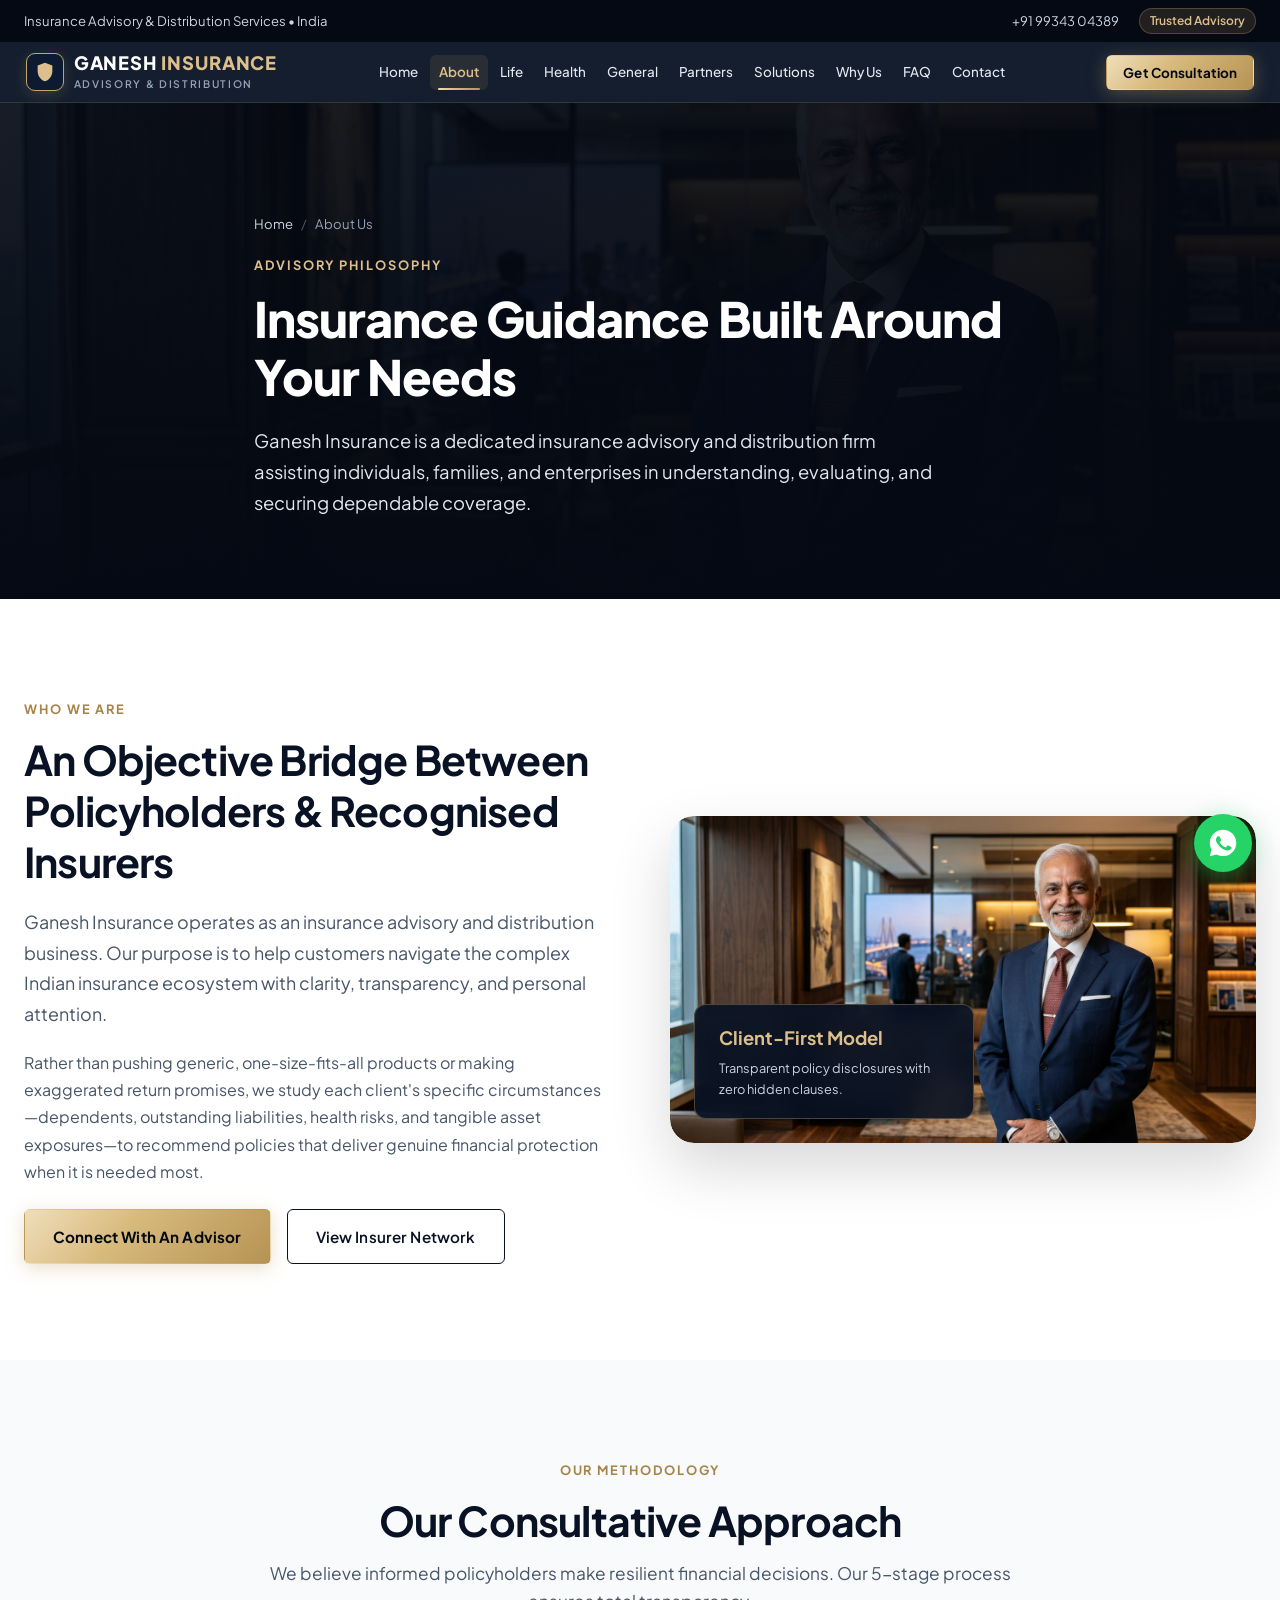
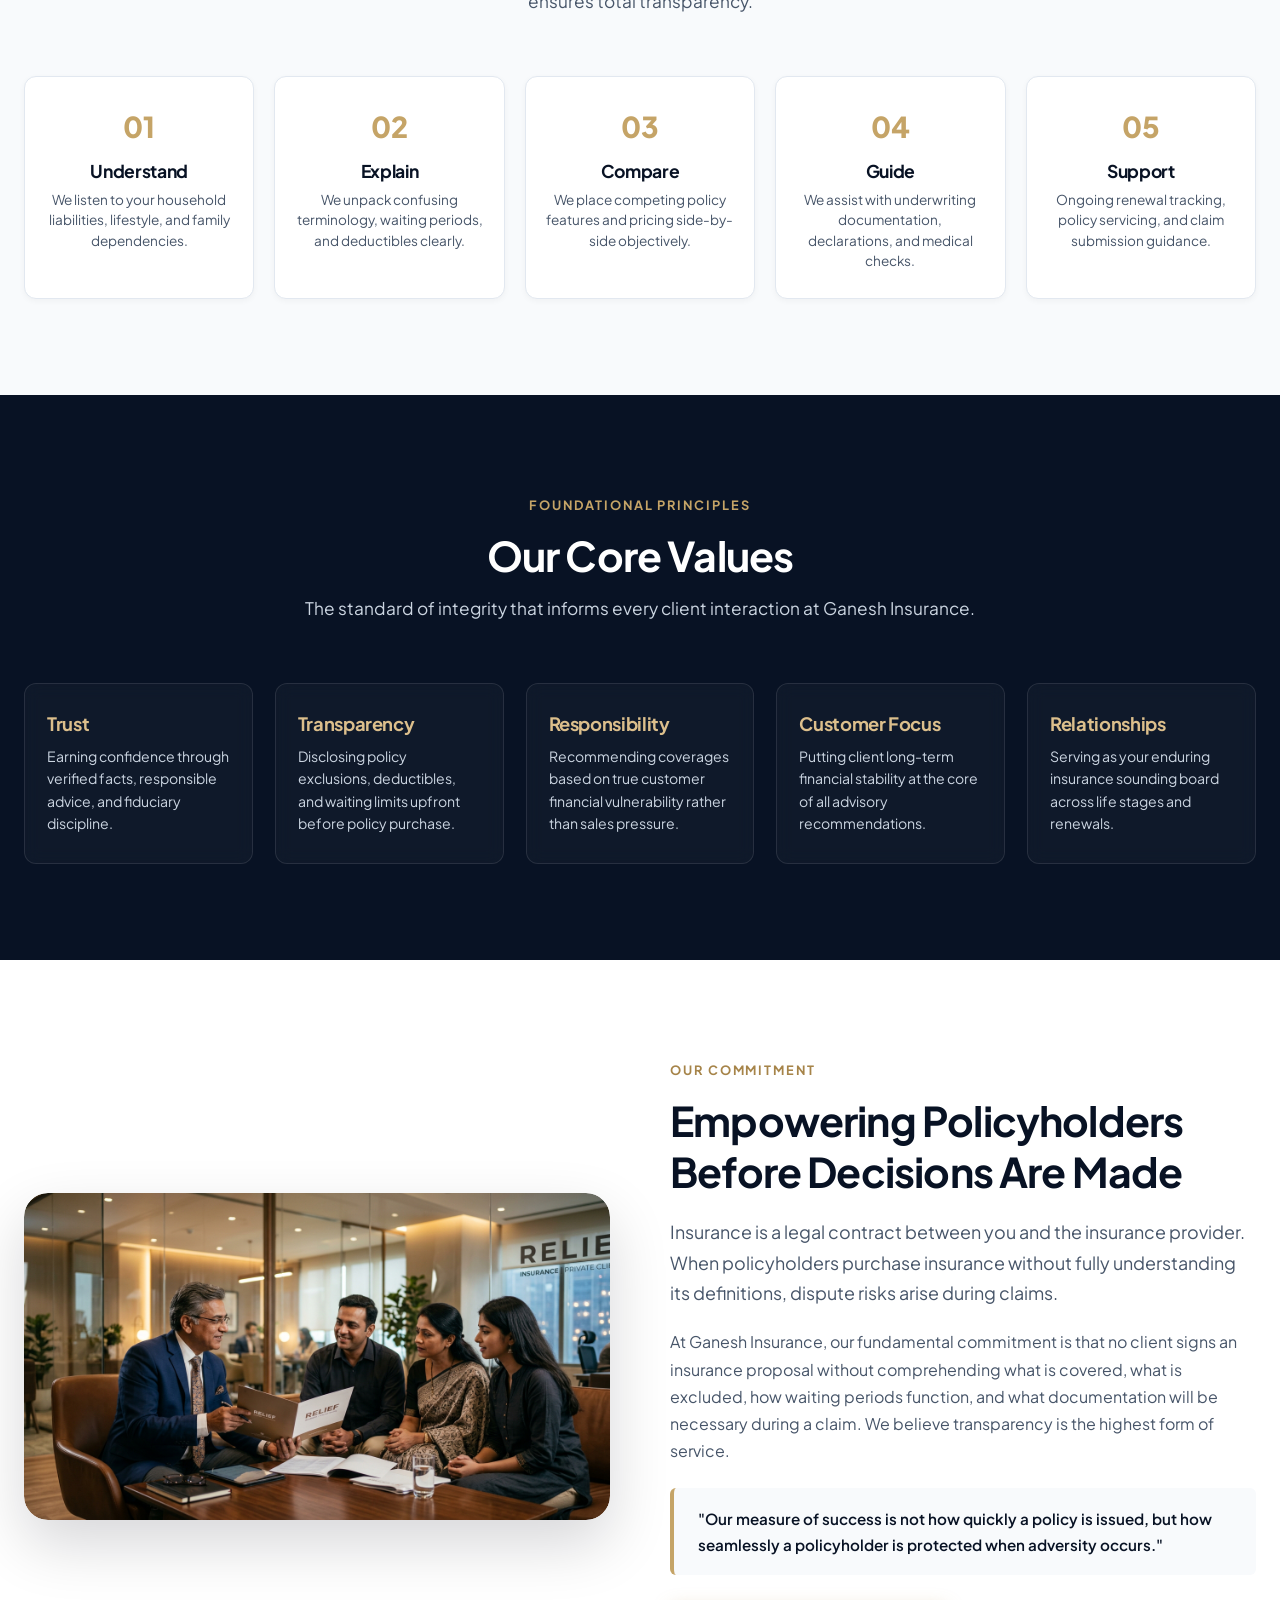
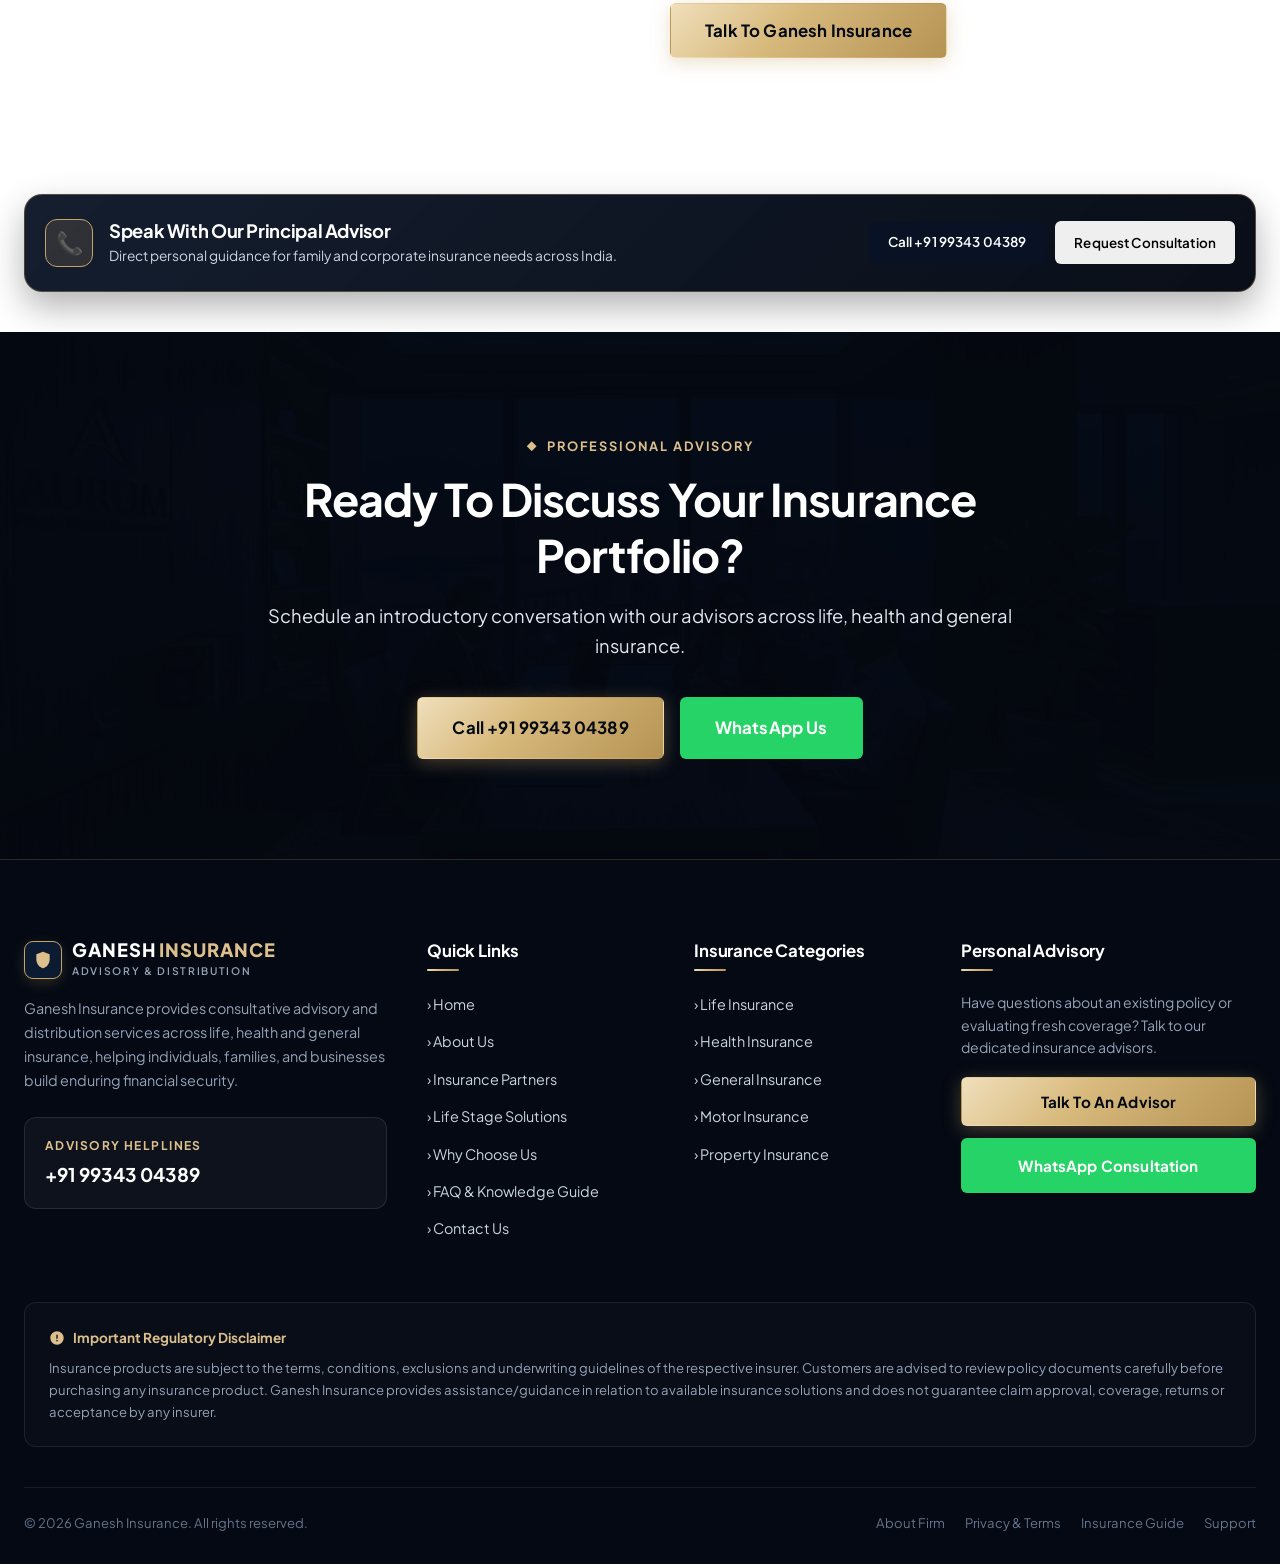
<file: about.html>
<!DOCTYPE html>
<html lang="en">
<head>
  <meta charset="UTF-8">
  <meta name="viewport" content="width=device-width, initial-scale=1.0">
  <title>About Us | Ganesh Insurance Advisory &amp; Distribution</title>
  <meta name="description" content="Learn about Ganesh Insurance. We provide transparent, consultative guidance across life, health, and general insurance solutions in India. Call +91 99343 04389.">
  <link rel="canonical" href="https://ganeshinsurance.in/about.html">
  <link rel="stylesheet" href="css/style.css">
  <link rel="icon" href="data:image/svg+xml,<svg xmlns='http://www.w3.org/2000/svg' viewBox='0 0 24 24' fill='%23C5A467'><path d='M12 2L4 5v6.09c0 5.05 3.41 9.76 8 10.91 4.59-1.15 8-5.86 8-10.91V5l-8-3z'/></svg>">
</head>
<body>

  <!-- Top Utility Bar -->
  <div class="top-bar">
    <div class="container top-bar-inner">
      <div class="top-bar-left">
        <span class="top-bar-item">Insurance Advisory &amp; Distribution Services &bull; India</span>
      </div>
      <div class="top-bar-right">
        <a href="tel:+919934304389" class="top-bar-item">+91 99343 04389</a>
        <span class="top-bar-badge">Trusted Advisory</span>
      </div>
    </div>
  </div>

  <!-- Global Sticky Header -->
  <header class="site-header">
    <div class="container header-container">
      <a href="index.html" class="brand-logo" aria-label="Ganesh Insurance Home">
        <div class="logo-symbol">
          <svg width="22" height="22" viewBox="0 0 24 24" fill="currentColor"><path d="M12 2L4 5v6.09c0 5.05 3.41 9.76 8 10.91 4.59-1.15 8-5.86 8-10.91V5l-8-3z"/></svg>
        </div>
        <div class="logo-text-group">
          <span class="brand-name">GANESH <span>INSURANCE</span></span>
          <span class="brand-tagline">Advisory &amp; Distribution</span>
        </div>
      </a>

      <nav class="nav-menu" aria-label="Main Navigation">
        <a href="index.html" class="nav-link">Home</a>
        <a href="about.html" class="nav-link active">About</a>
        <a href="life-insurance.html" class="nav-link">Life</a>
        <a href="health-insurance.html" class="nav-link">Health</a>
        <a href="general-insurance.html" class="nav-link">General</a>
        <a href="partners.html" class="nav-link">Partners</a>
        <a href="solutions.html" class="nav-link">Solutions</a>
        <a href="why-us.html" class="nav-link">Why Us</a>
        <a href="faq.html" class="nav-link">FAQ</a>
        <a href="contact.html" class="nav-link">Contact</a>
      </nav>

      <div class="header-actions">
        <a href="tel:+919934304389" class="phone-quick-link" title="Call Ganesh Insurance">
          <svg width="14" height="14" viewBox="0 0 24 24" fill="currentColor"><path d="M6.62 10.79a15.05 15.05 0 006.59 6.59l2.2-2.2c.27-.27.67-.36 1.02-.24 1.12.37 2.33.57 3.57.57.55 0 1 .45 1 1V20c0 .55-.45 1-1 1-9.39 0-17-7.61-17-17 0-.55.45-1 1-1h3.5c.55 0 1 .45 1 1 0 1.25.2 2.45.57 3.57.11.35.03.74-.25 1.02l-2.2 2.2z"/></svg>
          +91 99343 04389
        </a>
        <button class="btn btn-primary btn-sm open-consult-modal">Get Consultation</button>
        <button class="mobile-nav-toggle" aria-label="Toggle Navigation Menu">
          <svg width="22" height="22" viewBox="0 0 24 24" fill="none" stroke="currentColor" stroke-width="2.2"><line x1="3" y1="12" x2="21" y2="12"></line><line x1="3" y1="6" x2="21" y2="6"></line><line x1="3" y1="18" x2="21" y2="18"></line></svg>
        </button>
      </div>
    </div>
  </header>

  <!-- Mobile Drawer -->
  <div class="mobile-nav-drawer">
    <div class="mobile-drawer-header">
      <div class="logo-text-group">
        <span class="brand-name">GANESH <span>INSURANCE</span></span>
        <span class="brand-tagline">Advisory &amp; Distribution</span>
      </div>
      <button class="mobile-drawer-close" style="background:none; border:none; color:#fff; font-size:24px; cursor:pointer;" aria-label="Close Menu">&times;</button>
    </div>

    <!-- Mobile Drawer Lead Desk -->
    <div class="mobile-drawer-lead-desk">
      <div class="drawer-lead-badge">
        <span class="pulse-dot"></span> Senior Advisor Online
      </div>
      <p class="drawer-lead-title">Get personalized insurance advisory tailored to your family or business.</p>
      <div class="drawer-lead-actions">
        <a href="tel:+919934304389" class="btn btn-navy btn-sm" style="flex: 1; text-align: center; font-size: 0.8rem; padding: 8px 10px;">
          <svg width="14" height="14" viewBox="0 0 24 24" fill="currentColor" style="vertical-align: middle; margin-right: 4px;"><path d="M6.62 10.79a15.05 15.05 0 006.59 6.59l2.2-2.2c.27-.27.67-.36 1.02-.24 1.12.37 2.33.57 3.57.57.55 0 1 .45 1 1V20c0 .55-.45 1-1 1-9.39 0-17-7.61-17-17 0-.55.45-1 1-1h3.5c.55 0 1 .45 1 1 0 1.25.2 2.45.57 3.57.11.35.03.74-.25 1.02l-2.2 2.2z"/></svg>
          Call Now
        </a>
        <a href="https://wa.me/919934304389?text=Hello%20Ganesh%20Insurance%2C%20I%20would%20like%20to%20know%20more%20about%20your%20insurance%20solutions." target="_blank" rel="noopener noreferrer" class="btn btn-whatsapp btn-sm" style="flex: 1; text-align: center; font-size: 0.8rem; padding: 8px 10px;">
          WhatsApp
        </a>
      </div>
    </div>

    <div class="mobile-menu-links">
      <a href="index.html" class="mobile-menu-link">Home</a>
      <a href="about.html" class="mobile-menu-link active">About Us</a>
      <a href="life-insurance.html" class="mobile-menu-link">Life Insurance</a>
      <a href="health-insurance.html" class="mobile-menu-link">Health Insurance</a>
      <a href="general-insurance.html" class="mobile-menu-link">General Insurance</a>
      <a href="partners.html" class="mobile-menu-link">Insurance Partners</a>
      <a href="solutions.html" class="mobile-menu-link">Insurance Solutions</a>
      <a href="why-us.html" class="mobile-menu-link">Why Choose Us</a>
      <a href="faq.html" class="mobile-menu-link">FAQ &amp; Guide</a>
      <a href="contact.html" class="mobile-menu-link">Contact Us</a>
    </div>
    <div class="mobile-drawer-footer">
      <button class="btn btn-primary open-consult-modal" style="width:100%;">⚡ Request Free Callback</button>
      <p class="drawer-compliance-note">Advisory &amp; Distribution Services • India</p>
    </div>
  </div>

  <main>
    <!-- Page Hero -->
    <section class="page-hero">
      <div class="page-hero-bg" style="background-image: url('assets/images/about-hero.jpg');"></div>
      <div class="page-hero-overlay"></div>
      <div class="container page-hero-content">
        <nav class="breadcrumb-nav">
          <a href="index.html">Home</a>
          <span class="separator">/</span>
          <span>About Us</span>
        </nav>
        <div class="eyebrow" style="color: var(--gold-400);">ADVISORY PHILOSOPHY</div>
        <h1 class="page-hero-title">Insurance Guidance Built Around Your Needs</h1>
        <p class="page-hero-desc">
          Ganesh Insurance is a dedicated insurance advisory and distribution firm assisting individuals, families, and enterprises in understanding, evaluating, and securing dependable coverage.
        </p>
      </div>
    </section>

    <!-- SECTION: Who We Are -->
    <section class="section-spacing">
      <div class="container">
        <div class="split-section-grid">
          <div>
            <div class="eyebrow eyebrow-dark">WHO WE ARE</div>
            <h2 class="h2-section" style="margin-bottom: 20px;">
              An Objective Bridge Between Policyholders &amp; Recognised Insurers
            </h2>
            <p class="lead-text" style="margin-bottom: 20px;">
              Ganesh Insurance operates as an insurance advisory and distribution business. Our purpose is to help customers navigate the complex Indian insurance ecosystem with clarity, transparency, and personal attention.
            </p>
            <p style="color: var(--slate-600); margin-bottom: 24px; line-height: 1.7;">
              Rather than pushing generic, one-size-fits-all products or making exaggerated return promises, we study each client's specific circumstances—dependents, outstanding liabilities, health risks, and tangible asset exposures—to recommend policies that deliver genuine financial protection when it is needed most.
            </p>
            <div style="display: flex; gap: 16px; flex-wrap: wrap;">
              <a href="contact.html" class="btn btn-primary">Connect With An Advisor</a>
              <a href="partners.html" class="btn btn-outline-navy">View Insurer Network</a>
            </div>
          </div>

          <div class="split-img-wrapper">
            <img src="assets/images/about-hero.jpg" alt="Senior insurance consultant at Ganesh Insurance" loading="lazy">
            <div class="split-floating-stat">
              <div class="stat-headline">Client-First Model</div>
              <div class="stat-sub">Transparent policy disclosures with zero hidden clauses.</div>
            </div>
          </div>
        </div>
      </div>
    </section>

    <!-- SECTION: Our Approach (5 Pillars) -->
    <section class="section-spacing" style="background-color: var(--slate-50);">
      <div class="container">
        <div class="section-header">
          <div class="eyebrow eyebrow-dark">OUR METHODOLOGY</div>
          <h2 class="h2-section">Our Consultative Approach</h2>
          <p class="section-subtitle">We believe informed policyholders make resilient financial decisions. Our 5-stage process ensures total transparency.</p>
        </div>

        <div style="display: grid; grid-template-columns: repeat(5, 1fr); gap: 20px;">
          <div style="background: var(--white); padding: 26px 20px; border-radius: var(--radius-md); border: 1px solid var(--slate-200); box-shadow: var(--shadow-sm); text-align: center;">
            <div style="font-size: 1.8rem; font-weight: 800; color: var(--gold-500); margin-bottom: 10px;">01</div>
            <h3 style="font-size: 1.1rem; color: var(--navy-900); margin-bottom: 8px;">Understand</h3>
            <p style="font-size: 0.85rem; color: var(--slate-600); line-height: 1.5;">We listen to your household liabilities, lifestyle, and family dependencies.</p>
          </div>

          <div style="background: var(--white); padding: 26px 20px; border-radius: var(--radius-md); border: 1px solid var(--slate-200); box-shadow: var(--shadow-sm); text-align: center;">
            <div style="font-size: 1.8rem; font-weight: 800; color: var(--gold-500); margin-bottom: 10px;">02</div>
            <h3 style="font-size: 1.1rem; color: var(--navy-900); margin-bottom: 8px;">Explain</h3>
            <p style="font-size: 0.85rem; color: var(--slate-600); line-height: 1.5;">We unpack confusing terminology, waiting periods, and deductibles clearly.</p>
          </div>

          <div style="background: var(--white); padding: 26px 20px; border-radius: var(--radius-md); border: 1px solid var(--slate-200); box-shadow: var(--shadow-sm); text-align: center;">
            <div style="font-size: 1.8rem; font-weight: 800; color: var(--gold-500); margin-bottom: 10px;">03</div>
            <h3 style="font-size: 1.1rem; color: var(--navy-900); margin-bottom: 8px;">Compare</h3>
            <p style="font-size: 0.85rem; color: var(--slate-600); line-height: 1.5;">We place competing policy features and pricing side-by-side objectively.</p>
          </div>

          <div style="background: var(--white); padding: 26px 20px; border-radius: var(--radius-md); border: 1px solid var(--slate-200); box-shadow: var(--shadow-sm); text-align: center;">
            <div style="font-size: 1.8rem; font-weight: 800; color: var(--gold-500); margin-bottom: 10px;">04</div>
            <h3 style="font-size: 1.1rem; color: var(--navy-900); margin-bottom: 8px;">Guide</h3>
            <p style="font-size: 0.85rem; color: var(--slate-600); line-height: 1.5;">We assist with underwriting documentation, declarations, and medical checks.</p>
          </div>

          <div style="background: var(--white); padding: 26px 20px; border-radius: var(--radius-md); border: 1px solid var(--slate-200); box-shadow: var(--shadow-sm); text-align: center;">
            <div style="font-size: 1.8rem; font-weight: 800; color: var(--gold-500); margin-bottom: 10px;">05</div>
            <h3 style="font-size: 1.1rem; color: var(--navy-900); margin-bottom: 8px;">Support</h3>
            <p style="font-size: 0.85rem; color: var(--slate-600); line-height: 1.5;">Ongoing renewal tracking, policy servicing, and claim submission guidance.</p>
          </div>
        </div>
      </div>
    </section>

    <!-- SECTION: Our Values -->
    <section class="section-spacing section-dark">
      <div class="container">
        <div class="section-header">
          <div class="eyebrow">FOUNDATIONAL PRINCIPLES</div>
          <h2 class="h2-section">Our Core Values</h2>
          <p class="section-subtitle">The standard of integrity that informs every client interaction at Ganesh Insurance.</p>
        </div>

        <div class="feature-cards-grid-4" style="grid-template-columns: repeat(5, 1fr);">
          <div class="feature-card-dark">
            <h4 style="color: var(--gold-400);">Trust</h4>
            <p>Earning confidence through verified facts, responsible advice, and fiduciary discipline.</p>
          </div>
          <div class="feature-card-dark">
            <h4 style="color: var(--gold-400);">Transparency</h4>
            <p>Disclosing policy exclusions, deductibles, and waiting limits upfront before policy purchase.</p>
          </div>
          <div class="feature-card-dark">
            <h4 style="color: var(--gold-400);">Responsibility</h4>
            <p>Recommending coverages based on true customer financial vulnerability rather than sales pressure.</p>
          </div>
          <div class="feature-card-dark">
            <h4 style="color: var(--gold-400);">Customer Focus</h4>
            <p>Putting client long-term financial stability at the core of all advisory recommendations.</p>
          </div>
          <div class="feature-card-dark">
            <h4 style="color: var(--gold-400);">Relationships</h4>
            <p>Serving as your enduring insurance sounding board across life stages and renewals.</p>
          </div>
        </div>
      </div>
    </section>

    <!-- SECTION: Our Commitment -->
    <section class="section-spacing">
      <div class="container">
        <div class="split-section-grid" style="align-items: center;">
          <div class="split-img-wrapper">
            <img src="assets/images/hero-3.jpg" alt="Consultation meeting with family at Ganesh Insurance" loading="lazy">
          </div>
          <div>
            <div class="eyebrow eyebrow-dark">OUR COMMITMENT</div>
            <h2 class="h2-section" style="margin-bottom: 20px;">
              Empowering Policyholders Before Decisions Are Made
            </h2>
            <p class="lead-text" style="margin-bottom: 20px;">
              Insurance is a legal contract between you and the insurance provider. When policyholders purchase insurance without fully understanding its definitions, dispute risks arise during claims.
            </p>
            <p style="color: var(--slate-600); line-height: 1.7; margin-bottom: 24px;">
              At Ganesh Insurance, our fundamental commitment is that no client signs an insurance proposal without comprehending what is covered, what is excluded, how waiting periods function, and what documentation will be necessary during a claim. We believe transparency is the highest form of service.
            </p>
            <div style="background: var(--slate-50); border-left: 4px solid var(--gold-500); padding: 18px 24px; border-radius: var(--radius-sm); margin-bottom: 28px;">
              <p style="font-weight: 600; color: var(--navy-900); font-size: 0.95rem;">
                "Our measure of success is not how quickly a policy is issued, but how seamlessly a policyholder is protected when adversity occurs."
              </p>
            </div>
            <button class="btn btn-primary btn-lg open-consult-modal">Talk To Ganesh Insurance</button>
          </div>
        </div>
      </div>
    </section>

    <!-- Mobile In-Content Lead Strip -->
    <div class="container">
      <div class="mobile-lead-strip">
        <div class="mobile-lead-strip-content">
          <div class="strip-icon">📞</div>
          <div class="strip-text">
            <h4>Speak With Our Principal Advisor</h4>
            <p>Direct personal guidance for family and corporate insurance needs across India.</p>
          </div>
        </div>
        <div class="strip-actions">
          <a href="tel:+919934304389" class="btn btn-navy">Call +91 99343 04389</a>
          <button class="btn btn-gold open-consult-modal">Request Consultation</button>
        </div>
      </div>
    </div>

    <!-- Final CTA Banner -->
    <section class="final-cta-section">
      <div class="final-cta-bg" style="background-image: url('assets/images/contact-hero.jpg');"></div>
      <div class="container">
        <div class="final-cta-content">
          <div class="eyebrow" style="color: var(--gold-400); justify-content: center;">
            <span>&#9670;</span> PROFESSIONAL ADVISORY
          </div>
          <h2>Ready To Discuss Your Insurance Portfolio?</h2>
          <p>Schedule an introductory conversation with our advisors across life, health and general insurance.</p>
          <div class="final-cta-buttons">
            <a href="tel:+919934304389" class="btn btn-primary btn-lg">Call +91 99343 04389</a>
            <a href="https://wa.me/919934304389?text=Hello%20Ganesh%20Insurance%2C%20I%20would%20like%20to%20know%20more%20about%20your%20insurance%20solutions." target="_blank" rel="noopener noreferrer" class="btn btn-whatsapp btn-lg">WhatsApp Us</a>
          </div>
        </div>
      </div>
    </section>
  </main>

  <!-- Global Footer -->
  <footer class="site-footer">
    <div class="container">
      <div class="footer-top-grid">
        <div>
          <div class="brand-logo" style="margin-bottom: 18px;">
            <div class="logo-symbol">
              <svg width="20" height="20" viewBox="0 0 24 24" fill="currentColor"><path d="M12 2L4 5v6.09c0 5.05 3.41 9.76 8 10.91 4.59-1.15 8-5.86 8-10.91V5l-8-3z"/></svg>
            </div>
            <div class="logo-text-group">
              <span class="brand-name">GANESH <span>INSURANCE</span></span>
              <span class="brand-tagline">Advisory &amp; Distribution</span>
            </div>
          </div>
          <p style="font-size: 0.9rem; line-height: 1.65; color: var(--slate-400); margin-bottom: 24px;">
            Ganesh Insurance provides consultative advisory and distribution services across life, health and general insurance, helping individuals, families, and businesses build enduring financial security.
          </p>
          <div class="footer-contact-card">
            <div class="footer-contact-label">Advisory Helplines</div>
            <a href="tel:+919934304389" class="footer-contact-phone">+91 99343 04389</a>
          </div>
        </div>
        <div>
          <h4 class="footer-col-title">Quick Links</h4>
          <ul class="footer-nav-list">
            <li><a href="index.html" class="footer-nav-link">&rsaquo; Home</a></li>
            <li><a href="about.html" class="footer-nav-link">&rsaquo; About Us</a></li>
            <li><a href="partners.html" class="footer-nav-link">&rsaquo; Insurance Partners</a></li>
            <li><a href="solutions.html" class="footer-nav-link">&rsaquo; Life Stage Solutions</a></li>
            <li><a href="why-us.html" class="footer-nav-link">&rsaquo; Why Choose Us</a></li>
            <li><a href="faq.html" class="footer-nav-link">&rsaquo; FAQ &amp; Knowledge Guide</a></li>
            <li><a href="contact.html" class="footer-nav-link">&rsaquo; Contact Us</a></li>
          </ul>
        </div>
        <div>
          <h4 class="footer-col-title">Insurance Categories</h4>
          <ul class="footer-nav-list">
            <li><a href="life-insurance.html" class="footer-nav-link">&rsaquo; Life Insurance</a></li>
            <li><a href="health-insurance.html" class="footer-nav-link">&rsaquo; Health Insurance</a></li>
            <li><a href="general-insurance.html" class="footer-nav-link">&rsaquo; General Insurance</a></li>
            <li><a href="general-insurance.html#motor" class="footer-nav-link">&rsaquo; Motor Insurance</a></li>
            <li><a href="general-insurance.html#property" class="footer-nav-link">&rsaquo; Property Insurance</a></li>
          </ul>
        </div>
        <div>
          <h4 class="footer-col-title">Personal Advisory</h4>
          <p style="font-size: 0.88rem; color: var(--slate-400); margin-bottom: 18px; line-height: 1.6;">
            Have questions about an existing policy or evaluating fresh coverage? Talk to our dedicated insurance advisors.
          </p>
          <button class="btn btn-primary open-consult-modal" style="width: 100%; margin-bottom: 12px;">Talk To An Advisor</button>
          <a href="https://wa.me/919934304389?text=Hello%20Ganesh%20Insurance%2C%20I%20would%20like%20to%20know%20more%20about%20your%20insurance%20solutions." target="_blank" rel="noopener noreferrer" class="btn btn-whatsapp" style="width: 100%;">WhatsApp Consultation</a>
        </div>
      </div>
      <div class="footer-disclaimer-card">
        <div class="footer-disclaimer-title">
          <svg width="16" height="16" viewBox="0 0 24 24" fill="currentColor"><path d="M12 2C6.48 2 2 6.48 2 12s4.48 10 10 10 10-4.48 10-10S17.52 2 12 2zm1 15h-2v-2h2v2zm0-4h-2V7h2v6z"/></svg>
          Important Regulatory Disclaimer
        </div>
        <p>
          Insurance products are subject to the terms, conditions, exclusions and underwriting guidelines of the respective insurer. Customers are advised to review policy documents carefully before purchasing any insurance product. Ganesh Insurance provides assistance/guidance in relation to available insurance solutions and does not guarantee claim approval, coverage, returns or acceptance by any insurer.
        </p>
      </div>
      <div class="footer-bottom-bar">
        <div>&copy; 2026 Ganesh Insurance. All rights reserved.</div>
        <div class="footer-bottom-links">
          <a href="about.html">About Firm</a>
          <a href="contact.html">Privacy &amp; Terms</a>
          <a href="faq.html">Insurance Guide</a>
          <a href="contact.html">Support</a>
        </div>
      </div>
    </div>
  </footer>

  <!-- Floating WhatsApp Quick Button -->
  <a href="https://wa.me/919934304389?text=Hello%20Ganesh%20Insurance%2C%20I%20would%20like%20to%20know%20more%20about%20your%20insurance%20solutions." target="_blank" rel="noopener noreferrer" class="floating-whatsapp-btn" aria-label="Chat with Ganesh Insurance on WhatsApp">
    <svg width="32" height="32" viewBox="0 0 24 24" fill="currentColor">
      <path d="M12.04 2c-5.46 0-9.91 4.45-9.91 9.91 0 1.75.46 3.45 1.32 4.95L2.05 22l5.25-1.38c1.45.79 3.08 1.21 4.74 1.21 5.46 0 9.91-4.45 9.91-9.91 0-2.65-1.03-5.14-2.9-7.01A9.816 9.816 0 0012.04 2zm5.79 14.28c-.24.68-1.39 1.25-1.92 1.33-.5.07-1.14.1-3.32-.8-2.79-1.15-4.57-3.99-4.71-4.18-.14-.18-1.14-1.52-1.14-2.9 0-1.38.72-2.06.98-2.35.26-.28.56-.35.75-.35.19 0 .38 0 .54.01.18.01.41-.07.64.48.24.57.81 1.99.88 2.14.07.14.12.31.02.5-.09.19-.14.31-.29.48-.14.17-.3.38-.43.51-.14.14-.29.3-.12.59.17.29.75 1.24 1.62 2.01 1.11.99 2.05 1.3 2.34 1.44.29.14.46.12.63-.07.17-.19.72-.84.91-1.13.19-.29.38-.24.64-.14.26.09 1.67.79 1.96.93.29.14.48.22.55.33.07.12.07.69-.17 1.37z"/>
    </svg>
    <span class="tooltip">Chat on WhatsApp</span>
  </a>

  <!-- High-Converting Mobile Lead Sticky Bar -->
  <div class="mobile-sticky-action-bar" role="region" aria-label="Quick Mobile Leads Bar">
    <a href="tel:+919934304389" class="mobile-lead-btn mobile-call-btn" title="Call Advisor Now">
      <span class="lead-pulse-indicator"></span>
      <svg width="17" height="17" viewBox="0 0 24 24" fill="currentColor"><path d="M6.62 10.79a15.05 15.05 0 006.59 6.59l2.2-2.2c.27-.27.67-.36 1.02-.24 1.12.37 2.33.57 3.57.57.55 0 1 .45 1 1V20c0 .55-.45 1-1 1-9.39 0-17-7.61-17-17 0-.55.45-1 1-1h3.5c.55 0 1 .45 1 1 0 1.25.2 2.45.57 3.57.11.35.03.74-.25 1.02l-2.2 2.2z"/></svg>
      <div class="lead-btn-text">
        <span class="lead-btn-main">Call Advisor</span>
        <span class="lead-btn-sub">+91 99343 04389</span>
      </div>
    </a>
    <a href="https://wa.me/919934304389?text=Hello%20Ganesh%20Insurance%2C%20I%20would%20like%20to%20get%20quotes%20and%20consultation." target="_blank" rel="noopener noreferrer" class="mobile-lead-btn mobile-wa-btn" title="Chat on WhatsApp">
      <svg width="17" height="17" viewBox="0 0 24 24" fill="currentColor"><path d="M12.04 2c-5.46 0-9.91 4.45-9.91 9.91 0 1.75.46 3.45 1.32 4.95L2.05 22l5.25-1.38c1.45.79 3.08 1.21 4.74 1.21 5.46 0 9.91-4.45 9.91-9.91 0-2.65-1.03-5.14-2.9-7.01A9.816 9.816 0 0012.04 2z"/></svg>
      <div class="lead-btn-text">
        <span class="lead-btn-main">WhatsApp</span>
        <span class="lead-btn-sub">Instant Reply</span>
      </div>
    </a>
    <button class="mobile-lead-btn mobile-quote-btn open-consult-modal" title="Request Callback">
      <svg width="17" height="17" viewBox="0 0 24 24" fill="none" stroke="currentColor" stroke-width="2.2"><path d="M13 2L3 14h9l-1 8 10-12h-9l1-8z"/></svg>
      <div class="lead-btn-text">
        <span class="lead-btn-main">Get Callback</span>
        <span class="lead-btn-sub">Free Quote</span>
      </div>
    </button>
  </div>

  <!-- Interactive Consultation Modal Dialog -->
  <div class="modal-backdrop" aria-hidden="true" role="dialog">
    <div class="modal-dialog">
      <div class="modal-header">
        <div>
          <h3 class="modal-title">Insurance Consultation</h3>
          <p class="modal-subtitle">Connect with a senior Ganesh Insurance advisor</p>
        </div>
        <button class="modal-close-btn" aria-label="Close dialog">&times;</button>
      </div>
      <div class="modal-body">
        <form id="consultationForm">
          <div class="form-group-grid">
            <div class="form-field">
              <label for="modalFullName">Full Name *</label>
              <input type="text" id="modalFullName" name="fullName" required placeholder="e.g. Ramesh Sharma">
            </div>
            <div class="form-field">
              <label for="modalMobileNumber">Mobile Number *</label>
              <input type="tel" id="modalMobileNumber" name="mobileNumber" pattern="[0-9]{10}" required placeholder="10-digit mobile number">
            </div>
          </div>
          <div class="form-group-grid">
            <div class="form-field">
              <label for="modalCity">City / Location *</label>
              <input type="text" id="modalCity" name="city" required placeholder="e.g. Mumbai, Pune, Delhi">
            </div>
            <div class="form-field">
              <label for="modalInsuranceReq">Insurance Requirement *</label>
              <select id="modalInsuranceReq" name="insuranceRequirement" required>
                <option value="Life Insurance">Life Insurance</option>
                <option value="Health Insurance">Health Insurance</option>
                <option value="Motor Insurance">Motor Insurance</option>
                <option value="General Insurance">General Insurance</option>
                <option value="Business Insurance">Business Insurance</option>
                <option value="Other Advisory">Other Advisory</option>
              </select>
            </div>
          </div>
          <div class="form-field">
            <label for="modalMessage">Your Query (Optional)</label>
            <textarea id="modalMessage" name="message" rows="3" placeholder="Tell us what you are looking to protect or compare..."></textarea>
          </div>
          <button type="submit" class="btn btn-primary" style="width: 100%; margin-top: 10px;">Request Consultation Callback</button>
        </form>
      </div>
    </div>
  </div>

  <script src="js/main.js"></script>
</body>
</html>
</file>
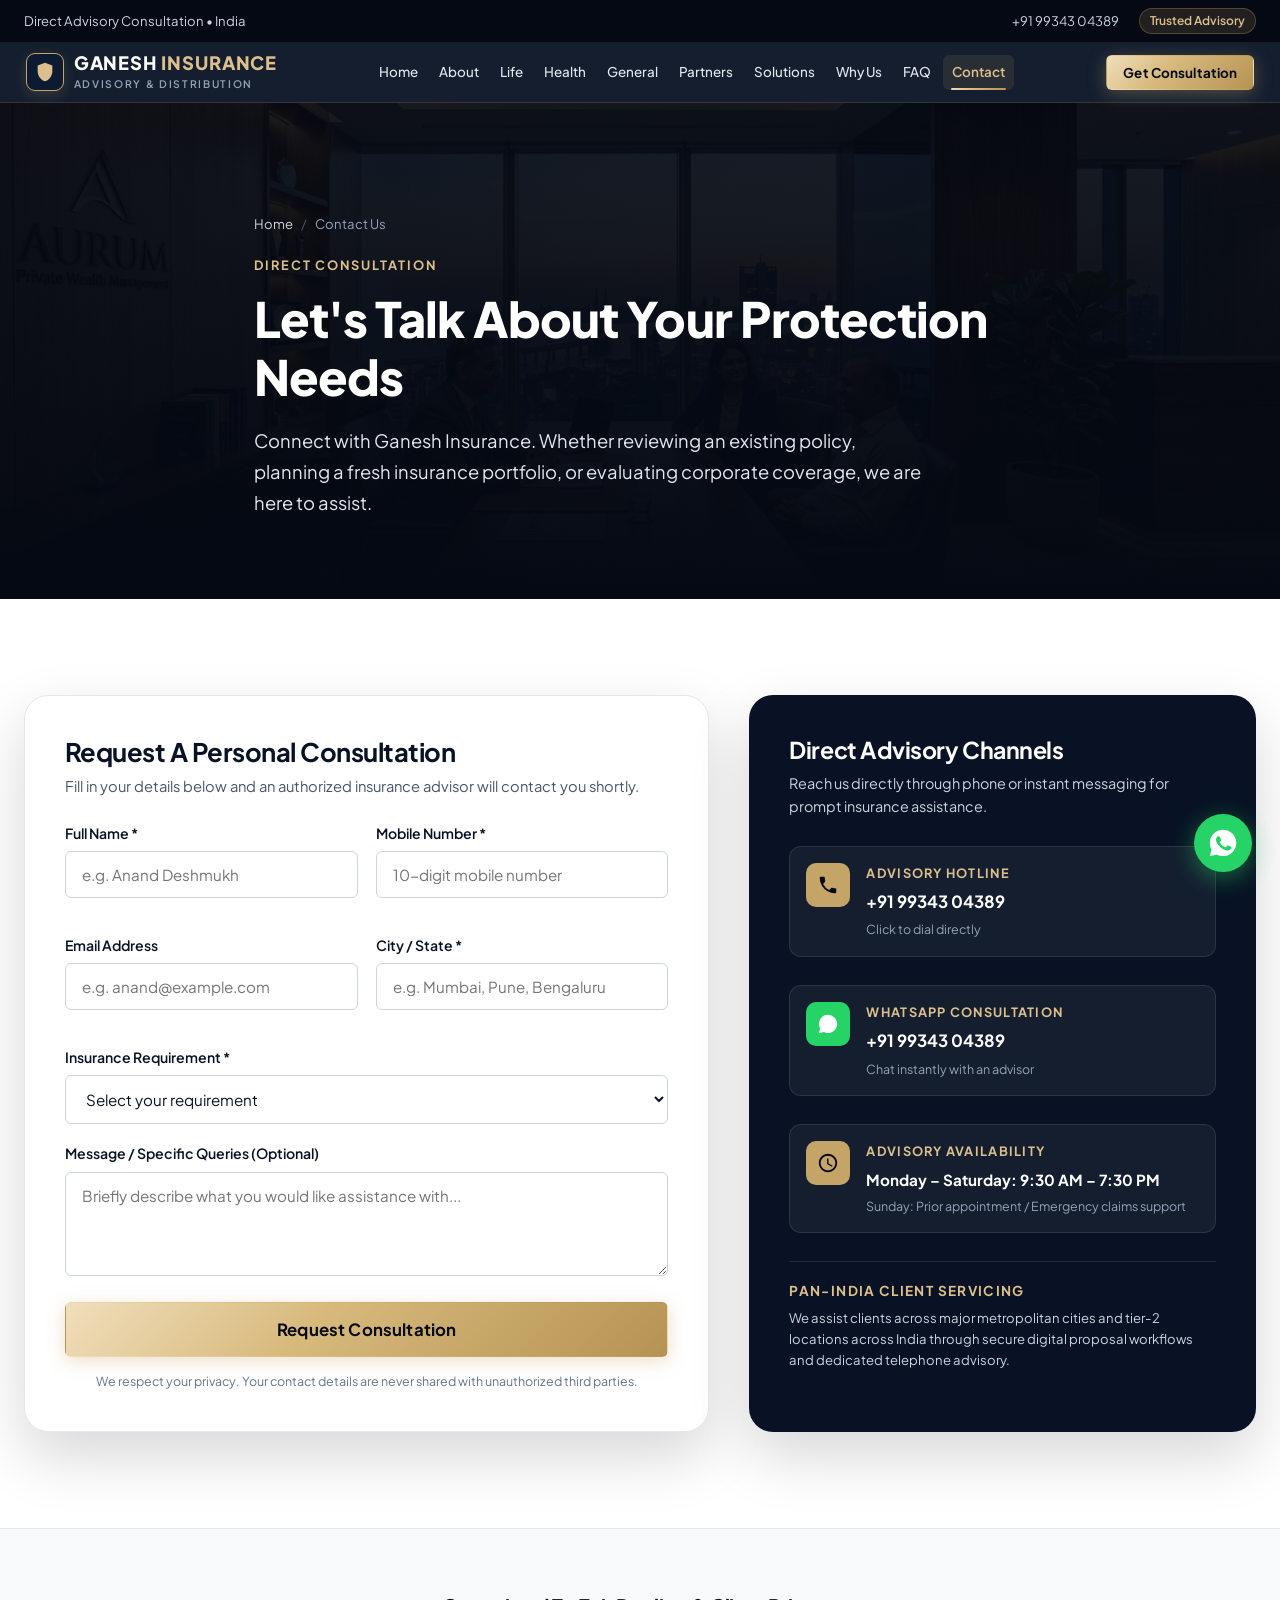
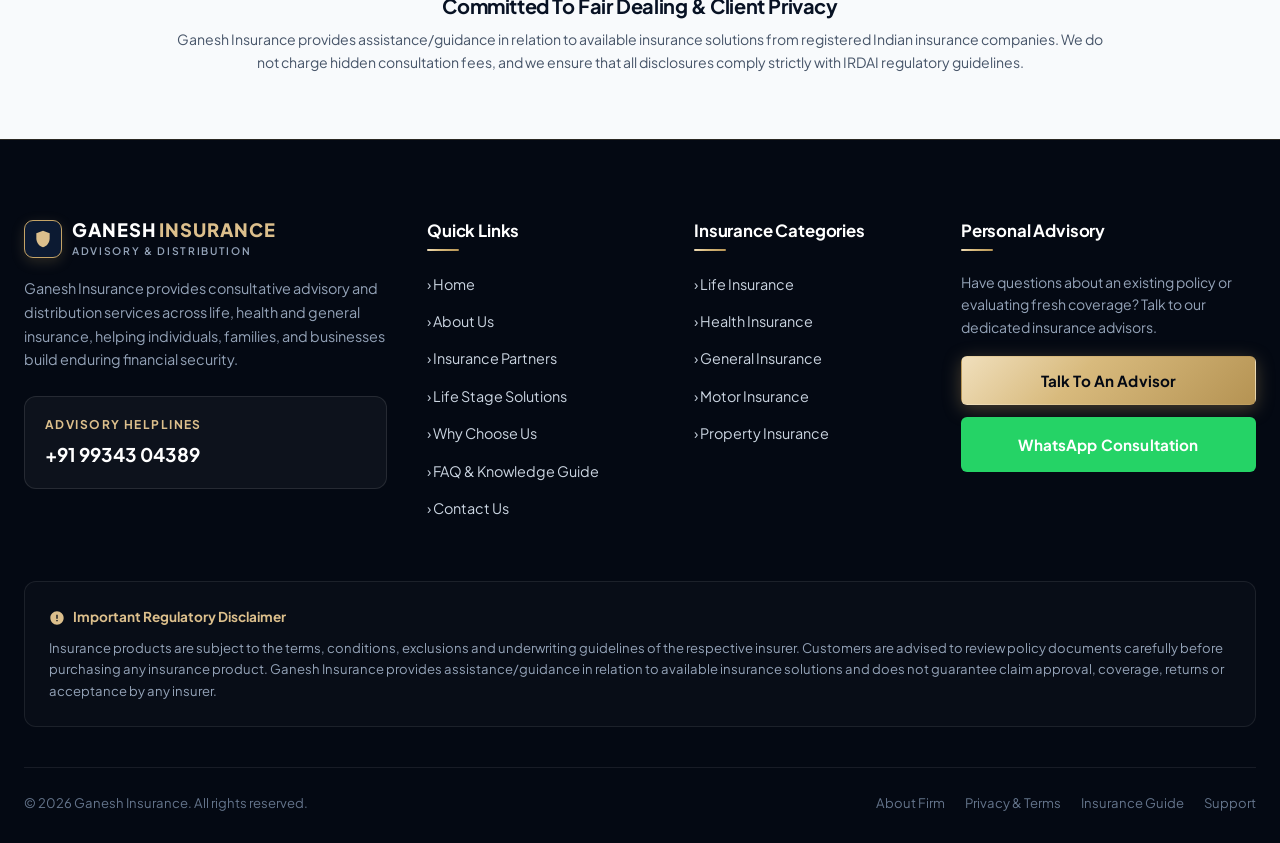
<file: contact.html>
<!DOCTYPE html>
<html lang="en">
<head>
  <meta charset="UTF-8">
  <meta name="viewport" content="width=device-width, initial-scale=1.0">
  <title>Contact Us | Ganesh Insurance Advisory</title>
  <meta name="description" content="Get in touch with Ganesh Insurance. Connect with experienced insurance advisors across life, health and general insurance. Call +91 99343 04389.">
  <link rel="canonical" href="https://ganeshinsurance.in/contact.html">
  <link rel="stylesheet" href="css/style.css">
  <link rel="icon" href="data:image/svg+xml,<svg xmlns='http://www.w3.org/2000/svg' viewBox='0 0 24 24' fill='%23C5A467'><path d='M12 2L4 5v6.09c0 5.05 3.41 9.76 8 10.91 4.59-1.15 8-5.86 8-10.91V5l-8-3z'/></svg>">
</head>
<body>

  <!-- Top Utility Bar -->
  <div class="top-bar">
    <div class="container top-bar-inner">
      <div class="top-bar-left">
        <span class="top-bar-item">Direct Advisory Consultation &bull; India</span>
      </div>
      <div class="top-bar-right">
        <a href="tel:+919934304389" class="top-bar-item">+91 99343 04389</a>
        <span class="top-bar-badge">Trusted Advisory</span>
      </div>
    </div>
  </div>

  <!-- Global Sticky Header -->
  <header class="site-header">
    <div class="container header-container">
      <a href="index.html" class="brand-logo" aria-label="Ganesh Insurance Home">
        <div class="logo-symbol">
          <svg width="22" height="22" viewBox="0 0 24 24" fill="currentColor"><path d="M12 2L4 5v6.09c0 5.05 3.41 9.76 8 10.91 4.59-1.15 8-5.86 8-10.91V5l-8-3z"/></svg>
        </div>
        <div class="logo-text-group">
          <span class="brand-name">GANESH <span>INSURANCE</span></span>
          <span class="brand-tagline">Advisory &amp; Distribution</span>
        </div>
      </a>

      <nav class="nav-menu" aria-label="Main Navigation">
        <a href="index.html" class="nav-link">Home</a>
        <a href="about.html" class="nav-link">About</a>
        <a href="life-insurance.html" class="nav-link">Life</a>
        <a href="health-insurance.html" class="nav-link">Health</a>
        <a href="general-insurance.html" class="nav-link">General</a>
        <a href="partners.html" class="nav-link">Partners</a>
        <a href="solutions.html" class="nav-link">Solutions</a>
        <a href="why-us.html" class="nav-link">Why Us</a>
        <a href="faq.html" class="nav-link">FAQ</a>
        <a href="contact.html" class="nav-link active">Contact</a>
      </nav>

      <div class="header-actions">
        <a href="tel:+919934304389" class="phone-quick-link" title="Call Ganesh Insurance">
          <svg width="14" height="14" viewBox="0 0 24 24" fill="currentColor"><path d="M6.62 10.79a15.05 15.05 0 006.59 6.59l2.2-2.2c.27-.27.67-.36 1.02-.24 1.12.37 2.33.57 3.57.57.55 0 1 .45 1 1V20c0 .55-.45 1-1 1-9.39 0-17-7.61-17-17 0-.55.45-1 1-1h3.5c.55 0 1 .45 1 1 0 1.25.2 2.45.57 3.57.11.35.03.74-.25 1.02l-2.2 2.2z"/></svg>
          +91 99343 04389
        </a>
        <button class="btn btn-primary btn-sm open-consult-modal">Get Consultation</button>
        <button class="mobile-nav-toggle" aria-label="Toggle Navigation Menu">
          <svg width="22" height="22" viewBox="0 0 24 24" fill="none" stroke="currentColor" stroke-width="2.2"><line x1="3" y1="12" x2="21" y2="12"></line><line x1="3" y1="6" x2="21" y2="6"></line><line x1="3" y1="18" x2="21" y2="18"></line></svg>
        </button>
      </div>
    </div>
  </header>

  <!-- Mobile Drawer -->
  <div class="mobile-nav-drawer">
    <div class="mobile-drawer-header">
      <div class="logo-text-group">
        <span class="brand-name">GANESH <span>INSURANCE</span></span>
        <span class="brand-tagline">Advisory &amp; Distribution</span>
      </div>
      <button class="mobile-drawer-close" style="background:none; border:none; color:#fff; font-size:24px; cursor:pointer;" aria-label="Close Menu">&times;</button>
    </div>

    <!-- Mobile Drawer Lead Desk -->
    <div class="mobile-drawer-lead-desk">
      <div class="drawer-lead-badge">
        <span class="pulse-dot"></span> Direct Advisory Contact
      </div>
      <p class="drawer-lead-title">Reach Mr. Ganesh and senior advisors instantly via phone or WhatsApp.</p>
      <div class="drawer-lead-actions">
        <a href="tel:+919934304389" class="btn btn-navy btn-sm" style="flex: 1; text-align: center; font-size: 0.8rem; padding: 8px 10px;">
          <svg width="14" height="14" viewBox="0 0 24 24" fill="currentColor" style="vertical-align: middle; margin-right: 4px;"><path d="M6.62 10.79a15.05 15.05 0 006.59 6.59l2.2-2.2c.27-.27.67-.36 1.02-.24 1.12.37 2.33.57 3.57.57.55 0 1 .45 1 1V20c0 .55-.45 1-1 1-9.39 0-17-7.61-17-17 0-.55.45-1 1-1h3.5c.55 0 1 .45 1 1 0 1.25.2 2.45.57 3.57.11.35.03.74-.25 1.02l-2.2 2.2z"/></svg>
          Call Now
        </a>
        <a href="https://wa.me/919934304389?text=Hello%20Ganesh%20Insurance%2C%20I%20would%20like%20to%20connect%20with%20an%20advisor." target="_blank" rel="noopener noreferrer" class="btn btn-whatsapp btn-sm" style="flex: 1; text-align: center; font-size: 0.8rem; padding: 8px 10px;">
          WhatsApp
        </a>
      </div>
    </div>

    <div class="mobile-menu-links">
      <a href="index.html" class="mobile-menu-link">Home</a>
      <a href="about.html" class="mobile-menu-link">About Us</a>
      <a href="life-insurance.html" class="mobile-menu-link">Life Insurance</a>
      <a href="health-insurance.html" class="mobile-menu-link">Health Insurance</a>
      <a href="general-insurance.html" class="mobile-menu-link">General Insurance</a>
      <a href="partners.html" class="mobile-menu-link">Insurance Partners</a>
      <a href="solutions.html" class="mobile-menu-link">Insurance Solutions</a>
      <a href="why-us.html" class="mobile-menu-link">Why Choose Us</a>
      <a href="faq.html" class="mobile-menu-link">FAQ &amp; Guide</a>
      <a href="contact.html" class="mobile-menu-link active">Contact Us</a>
    </div>
    <div class="mobile-drawer-footer">
      <button class="btn btn-primary open-consult-modal" style="width:100%;">⚡ Request Free Consultation</button>
      <p class="drawer-compliance-note">Advisory &amp; Distribution Services • India</p>
    </div>
  </div>

  <main>
    <!-- Page Hero -->
    <section class="page-hero">
      <div class="page-hero-bg" style="background-image: url('assets/images/contact-hero.jpg');"></div>
      <div class="page-hero-overlay"></div>
      <div class="container page-hero-content">
        <nav class="breadcrumb-nav">
          <a href="index.html">Home</a>
          <span class="separator">/</span>
          <span>Contact Us</span>
        </nav>
        <div class="eyebrow" style="color: var(--gold-400);">DIRECT CONSULTATION</div>
        <h1 class="page-hero-title">Let's Talk About Your Protection Needs</h1>
        <p class="page-hero-desc">
          Connect with Ganesh Insurance. Whether reviewing an existing policy, planning a fresh insurance portfolio, or evaluating corporate coverage, we are here to assist.
        </p>
      </div>
    </section>

    <!-- SECTION: Contact Form & Channels Grid -->
    <section class="section-spacing">
      <div class="container">
        <div class="contact-grid">

          <!-- Left Side: Interactive Contact Form -->
          <div class="contact-card-form">
            <div style="margin-bottom: 24px;">
              <h2 style="font-size: 1.6rem; color: var(--navy-900); margin-bottom: 6px;">Request A Personal Consultation</h2>
              <p style="font-size: 0.92rem; color: var(--slate-600);">
                Fill in your details below and an authorized insurance advisor will contact you shortly.
              </p>
            </div>

            <form id="contactMainForm">
              <div class="form-group-grid">
                <div class="form-field">
                  <label for="fullName">Full Name *</label>
                  <input type="text" id="fullName" name="fullName" required placeholder="e.g. Anand Deshmukh">
                </div>
                <div class="form-field">
                  <label for="mobileNumber">Mobile Number *</label>
                  <input type="tel" id="mobileNumber" name="mobileNumber" pattern="[0-9]{10}" required placeholder="10-digit mobile number">
                </div>
              </div>

              <div class="form-group-grid">
                <div class="form-field">
                  <label for="email">Email Address</label>
                  <input type="email" id="email" name="email" placeholder="e.g. anand@example.com">
                </div>
                <div class="form-field">
                  <label for="city">City / State *</label>
                  <input type="text" id="city" name="city" required placeholder="e.g. Mumbai, Pune, Bengaluru">
                </div>
              </div>

              <div class="form-field">
                <label for="insuranceRequirement">Insurance Requirement *</label>
                <select id="insuranceRequirement" name="insuranceRequirement" required>
                  <option value="" disabled selected>Select your requirement</option>
                  <option value="Life Insurance">Life Insurance</option>
                  <option value="Health Insurance">Health Insurance</option>
                  <option value="Motor Insurance">Motor Insurance (Car/Bike)</option>
                  <option value="General Insurance">General Insurance</option>
                  <option value="Business Insurance">Business Insurance</option>
                  <option value="Portfolio Review">Overall Portfolio Review</option>
                  <option value="Other">Other Requirement</option>
                </select>
              </div>

              <div class="form-field">
                <label for="message">Message / Specific Queries (Optional)</label>
                <textarea id="message" name="message" rows="4" placeholder="Briefly describe what you would like assistance with..."></textarea>
              </div>

              <button type="submit" class="btn btn-primary btn-lg" style="width: 100%; margin-top: 8px;">
                Request Consultation
              </button>

              <p style="font-size: 0.78rem; color: var(--slate-500); text-align: center; margin-top: 14px;">
                We respect your privacy. Your contact details are never shared with unauthorized third parties.
              </p>
            </form>
          </div>

          <!-- Right Side: Quick Contact Channels -->
          <div class="contact-info-panel">
            <div>
              <h3 style="font-size: 1.45rem; color: var(--white); margin-bottom: 8px;">Direct Advisory Channels</h3>
              <p style="font-size: 0.9rem; color: var(--slate-300); line-height: 1.6;">
                Reach us directly through phone or instant messaging for prompt insurance assistance.
              </p>
            </div>

            <!-- Phone Direct -->
            <a href="tel:+919934304389" class="contact-method-card">
              <div class="method-icon-box">
                <svg width="22" height="22" viewBox="0 0 24 24" fill="currentColor"><path d="M6.62 10.79a15.05 15.05 0 006.59 6.59l2.2-2.2c.27-.27.67-.36 1.02-.24 1.12.37 2.33.57 3.57.57.55 0 1 .45 1 1V20c0 .55-.45 1-1 1-9.39 0-17-7.61-17-17 0-.55.45-1 1-1h3.5c.55 0 1 .45 1 1 0 1.25.2 2.45.57 3.57.11.35.03.74-.25 1.02l-2.2 2.2z"/></svg>
              </div>
              <div>
                <div class="method-content-title">Advisory Hotline</div>
                <div class="method-content-val">+91 99343 04389</div>
                <div style="font-size: 0.78rem; color: var(--slate-400); margin-top: 4px;">Click to dial directly</div>
              </div>
            </a>

            <!-- WhatsApp Direct -->
            <a href="https://wa.me/919934304389?text=Hello%20Ganesh%20Insurance%2C%20I%20would%20like%20to%20know%20more%20about%20your%20insurance%20solutions." target="_blank" rel="noopener noreferrer" class="contact-method-card">
              <div class="method-icon-box" style="background: #25D366; color: #fff;">
                <svg width="22" height="22" viewBox="0 0 24 24" fill="currentColor"><path d="M12.04 2c-5.46 0-9.91 4.45-9.91 9.91 0 1.75.46 3.45 1.32 4.95L2.05 22l5.25-1.38c1.45.79 3.08 1.21 4.74 1.21 5.46 0 9.91-4.45 9.91-9.91 0-2.65-1.03-5.14-2.9-7.01A9.816 9.816 0 0012.04 2z"/></svg>
              </div>
              <div>
                <div class="method-content-title">WhatsApp Consultation</div>
                <div class="method-content-val">+91 99343 04389</div>
                <div style="font-size: 0.78rem; color: var(--slate-400); margin-top: 4px;">Chat instantly with an advisor</div>
              </div>
            </a>

            <!-- Business Hours Card -->
            <div class="contact-method-card">
              <div class="method-icon-box">
                <svg width="22" height="22" viewBox="0 0 24 24" fill="currentColor"><path d="M11.99 2C6.47 2 2 6.48 2 12s4.47 10 9.99 10C17.52 22 22 17.52 22 12S17.52 2 11.99 2zM12 20c-4.42 0-8-3.58-8-8s3.58-8 8-8 8 3.58 8 8-3.58 8-8 8zm.5-13H11v6l5.25 3.15.75-1.23-4.5-2.67z"/></svg>
              </div>
              <div>
                <div class="method-content-title">Advisory Availability</div>
                <div class="method-content-val" style="font-size: 0.95rem;">Monday &ndash; Saturday: 9:30 AM &ndash; 7:30 PM</div>
                <div style="font-size: 0.78rem; color: var(--slate-400); margin-top: 4px;">Sunday: Prior appointment / Emergency claims support</div>
              </div>
            </div>

            <!-- Geographic Reach -->
            <div style="border-top: 1px solid rgba(255, 255, 255, 0.1); padding-top: 20px;">
              <h4 style="font-size: 0.85rem; text-transform: uppercase; color: var(--gold-400); letter-spacing: 0.1em; margin-bottom: 8px;">Pan-India Client Servicing</h4>
              <p style="font-size: 0.82rem; color: var(--slate-300); line-height: 1.6;">
                We assist clients across major metropolitan cities and tier-2 locations across India through secure digital proposal workflows and dedicated telephone advisory.
              </p>
            </div>
          </div>

        </div>
      </div>
    </section>

    <!-- SECTION: Regulatory Reassurance Banner -->
    <section class="section-spacing-sm" style="background-color: var(--slate-50); border-top: 1px solid var(--slate-200);">
      <div class="container container-narrow" style="text-align: center;">
        <h3 style="font-size: 1.25rem; color: var(--navy-900); margin-bottom: 10px;">Committed To Fair Dealing &amp; Client Privacy</h3>
        <p style="font-size: 0.88rem; color: var(--slate-600); line-height: 1.65;">
          Ganesh Insurance provides assistance/guidance in relation to available insurance solutions from registered Indian insurance companies. We do not charge hidden consultation fees, and we ensure that all disclosures comply strictly with IRDAI regulatory guidelines.
        </p>
      </div>
    </section>
  </main>

  <!-- Global Footer -->
  <footer class="site-footer">
    <div class="container">
      <div class="footer-top-grid">
        <div>
          <div class="brand-logo" style="margin-bottom: 18px;">
            <div class="logo-symbol">
              <svg width="20" height="20" viewBox="0 0 24 24" fill="currentColor"><path d="M12 2L4 5v6.09c0 5.05 3.41 9.76 8 10.91 4.59-1.15 8-5.86 8-10.91V5l-8-3z"/></svg>
            </div>
            <div class="logo-text-group">
              <span class="brand-name">GANESH <span>INSURANCE</span></span>
              <span class="brand-tagline">Advisory &amp; Distribution</span>
            </div>
          </div>
          <p style="font-size: 0.9rem; line-height: 1.65; color: var(--slate-400); margin-bottom: 24px;">
            Ganesh Insurance provides consultative advisory and distribution services across life, health and general insurance, helping individuals, families, and businesses build enduring financial security.
          </p>
          <div class="footer-contact-card">
            <div class="footer-contact-label">Advisory Helplines</div>
            <a href="tel:+919934304389" class="footer-contact-phone">+91 99343 04389</a>
          </div>
        </div>
        <div>
          <h4 class="footer-col-title">Quick Links</h4>
          <ul class="footer-nav-list">
            <li><a href="index.html" class="footer-nav-link">&rsaquo; Home</a></li>
            <li><a href="about.html" class="footer-nav-link">&rsaquo; About Us</a></li>
            <li><a href="partners.html" class="footer-nav-link">&rsaquo; Insurance Partners</a></li>
            <li><a href="solutions.html" class="footer-nav-link">&rsaquo; Life Stage Solutions</a></li>
            <li><a href="why-us.html" class="footer-nav-link">&rsaquo; Why Choose Us</a></li>
            <li><a href="faq.html" class="footer-nav-link">&rsaquo; FAQ &amp; Knowledge Guide</a></li>
            <li><a href="contact.html" class="footer-nav-link">&rsaquo; Contact Us</a></li>
          </ul>
        </div>
        <div>
          <h4 class="footer-col-title">Insurance Categories</h4>
          <ul class="footer-nav-list">
            <li><a href="life-insurance.html" class="footer-nav-link">&rsaquo; Life Insurance</a></li>
            <li><a href="health-insurance.html" class="footer-nav-link">&rsaquo; Health Insurance</a></li>
            <li><a href="general-insurance.html" class="footer-nav-link">&rsaquo; General Insurance</a></li>
            <li><a href="general-insurance.html#motor" class="footer-nav-link">&rsaquo; Motor Insurance</a></li>
            <li><a href="general-insurance.html#property" class="footer-nav-link">&rsaquo; Property Insurance</a></li>
          </ul>
        </div>
        <div>
          <h4 class="footer-col-title">Personal Advisory</h4>
          <p style="font-size: 0.88rem; color: var(--slate-400); margin-bottom: 18px; line-height: 1.6;">
            Have questions about an existing policy or evaluating fresh coverage? Talk to our dedicated insurance advisors.
          </p>
          <button class="btn btn-primary open-consult-modal" style="width: 100%; margin-bottom: 12px;">Talk To An Advisor</button>
          <a href="https://wa.me/919934304389?text=Hello%20Ganesh%20Insurance%2C%20I%20would%20like%20to%20know%20more%20about%20your%20insurance%20solutions." target="_blank" rel="noopener noreferrer" class="btn btn-whatsapp" style="width: 100%;">WhatsApp Consultation</a>
        </div>
      </div>
      <div class="footer-disclaimer-card">
        <div class="footer-disclaimer-title">
          <svg width="16" height="16" viewBox="0 0 24 24" fill="currentColor"><path d="M12 2C6.48 2 2 6.48 2 12s4.48 10 10 10 10-4.48 10-10S17.52 2 12 2zm1 15h-2v-2h2v2zm0-4h-2V7h2v6z"/></svg>
          Important Regulatory Disclaimer
        </div>
        <p>
          Insurance products are subject to the terms, conditions, exclusions and underwriting guidelines of the respective insurer. Customers are advised to review policy documents carefully before purchasing any insurance product. Ganesh Insurance provides assistance/guidance in relation to available insurance solutions and does not guarantee claim approval, coverage, returns or acceptance by any insurer.
        </p>
      </div>
      <div class="footer-bottom-bar">
        <div>&copy; 2026 Ganesh Insurance. All rights reserved.</div>
        <div class="footer-bottom-links">
          <a href="about.html">About Firm</a>
          <a href="contact.html">Privacy &amp; Terms</a>
          <a href="faq.html">Insurance Guide</a>
          <a href="contact.html">Support</a>
        </div>
      </div>
    </div>
  </footer>

  <!-- Floating WhatsApp Quick Button -->
  <a href="https://wa.me/919934304389?text=Hello%20Ganesh%20Insurance%2C%20I%20would%20like%20to%20know%20more%20about%20your%20insurance%20solutions." target="_blank" rel="noopener noreferrer" class="floating-whatsapp-btn" aria-label="Chat with Ganesh Insurance on WhatsApp">
    <svg width="32" height="32" viewBox="0 0 24 24" fill="currentColor"><path d="M12.04 2c-5.46 0-9.91 4.45-9.91 9.91 0 1.75.46 3.45 1.32 4.95L2.05 22l5.25-1.38c1.45.79 3.08 1.21 4.74 1.21 5.46 0 9.91-4.45 9.91-9.91 0-2.65-1.03-5.14-2.9-7.01A9.816 9.816 0 0012.04 2zm5.79 14.28c-.24.68-1.39 1.25-1.92 1.33-.5.07-1.14.1-3.32-.8-2.79-1.15-4.57-3.99-4.71-4.18-.14-.18-1.14-1.52-1.14-2.9 0-1.38.72-2.06.98-2.35.26-.28.56-.35.75-.35.19 0 .38 0 .54.01.18.01.41-.07.64.48.24.57.81 1.99.88 2.14.07.14.12.31.02.5-.09.19-.14.31-.29.48-.14.17-.3.38-.43.51-.14.14-.29.3-.12.59.17.29.75 1.24 1.62 2.01 1.11.99 2.05 1.3 2.34 1.44.29.14.46.12.63-.07.17-.19.72-.84.91-1.13.19-.29.38-.24.64-.14.26.09 1.67.79 1.96.93.29.14.48.22.55.33.07.12.07.69-.17 1.37z"/></svg>
    <span class="tooltip">Chat on WhatsApp</span>
  </a>

  <!-- High-Converting Mobile Lead Sticky Bar -->
  <div class="mobile-sticky-action-bar" role="region" aria-label="Quick Mobile Leads Bar">
    <a href="tel:+919934304389" class="mobile-lead-btn mobile-call-btn" title="Call Advisor Now">
      <span class="lead-pulse-indicator"></span>
      <svg width="17" height="17" viewBox="0 0 24 24" fill="currentColor"><path d="M6.62 10.79a15.05 15.05 0 006.59 6.59l2.2-2.2c.27-.27.67-.36 1.02-.24 1.12.37 2.33.57 3.57.57.55 0 1 .45 1 1V20c0 .55-.45 1-1 1-9.39 0-17-7.61-17-17 0-.55.45-1 1-1h3.5c.55 0 1 .45 1 1 0 1.25.2 2.45.57 3.57.11.35.03.74-.25 1.02l-2.2 2.2z"/></svg>
      <div class="lead-btn-text">
        <span class="lead-btn-main">Call Advisor</span>
        <span class="lead-btn-sub">+91 99343 04389</span>
      </div>
    </a>
    <a href="https://wa.me/919934304389?text=Hello%20Ganesh%20Insurance%2C%20I%20would%20like%20to%20connect%20with%20an%20advisor." target="_blank" rel="noopener noreferrer" class="mobile-lead-btn mobile-wa-btn" title="Chat on WhatsApp">
      <svg width="17" height="17" viewBox="0 0 24 24" fill="currentColor"><path d="M12.04 2c-5.46 0-9.91 4.45-9.91 9.91 0 1.75.46 3.45 1.32 4.95L2.05 22l5.25-1.38c1.45.79 3.08 1.21 4.74 1.21 5.46 0 9.91-4.45 9.91-9.91 0-2.65-1.03-5.14-2.9-7.01A9.816 9.816 0 0012.04 2z"/></svg>
      <div class="lead-btn-text">
        <span class="lead-btn-main">WhatsApp</span>
        <span class="lead-btn-sub">Instant Reply</span>
      </div>
    </a>
    <button class="mobile-lead-btn mobile-quote-btn open-consult-modal" title="Request Callback">
      <svg width="17" height="17" viewBox="0 0 24 24" fill="none" stroke="currentColor" stroke-width="2.2"><path d="M13 2L3 14h9l-1 8 10-12h-9l1-8z"/></svg>
      <div class="lead-btn-text">
        <span class="lead-btn-main">Get Callback</span>
        <span class="lead-btn-sub">Free Quote</span>
      </div>
    </button>
  </div>

  <!-- Interactive Consultation Modal Dialog -->
  <div class="modal-backdrop" aria-hidden="true" role="dialog">
    <div class="modal-dialog">
      <div class="modal-header">
        <div>
          <h3 class="modal-title">Insurance Consultation</h3>
          <p class="modal-subtitle">Connect with a senior Ganesh Insurance advisor</p>
        </div>
        <button class="modal-close-btn" aria-label="Close dialog">&times;</button>
      </div>
      <div class="modal-body">
        <form id="consultationForm">
          <div class="form-group-grid">
            <div class="form-field">
              <label for="modalFullName">Full Name *</label>
              <input type="text" id="modalFullName" name="fullName" required placeholder="e.g. Ramesh Sharma">
            </div>
            <div class="form-field">
              <label for="modalMobileNumber">Mobile Number *</label>
              <input type="tel" id="modalMobileNumber" name="mobileNumber" pattern="[0-9]{10}" required placeholder="10-digit mobile number">
            </div>
          </div>
          <div class="form-group-grid">
            <div class="form-field">
              <label for="modalCity">City / Location *</label>
              <input type="text" id="modalCity" name="city" required placeholder="e.g. Mumbai, Pune, Delhi">
            </div>
            <div class="form-field">
              <label for="modalInsuranceReq">Insurance Requirement *</label>
              <select id="modalInsuranceReq" name="insuranceRequirement" required>
                <option value="Life Insurance">Life Insurance</option>
                <option value="Health Insurance">Health Insurance</option>
                <option value="Motor Insurance">Motor Insurance</option>
                <option value="General Insurance">General Insurance</option>
                <option value="Business Insurance">Business Insurance</option>
              </select>
            </div>
          </div>
          <div class="form-field">
            <label for="modalMessage">Your Query (Optional)</label>
            <textarea id="modalMessage" name="message" rows="3" placeholder="Tell us what you are looking to protect or compare..."></textarea>
          </div>
          <button type="submit" class="btn btn-primary" style="width: 100%; margin-top: 10px;">Request Consultation Callback</button>
        </form>
      </div>
    </div>
  </div>

  <script src="js/main.js"></script>
</body>
</html>
</file>
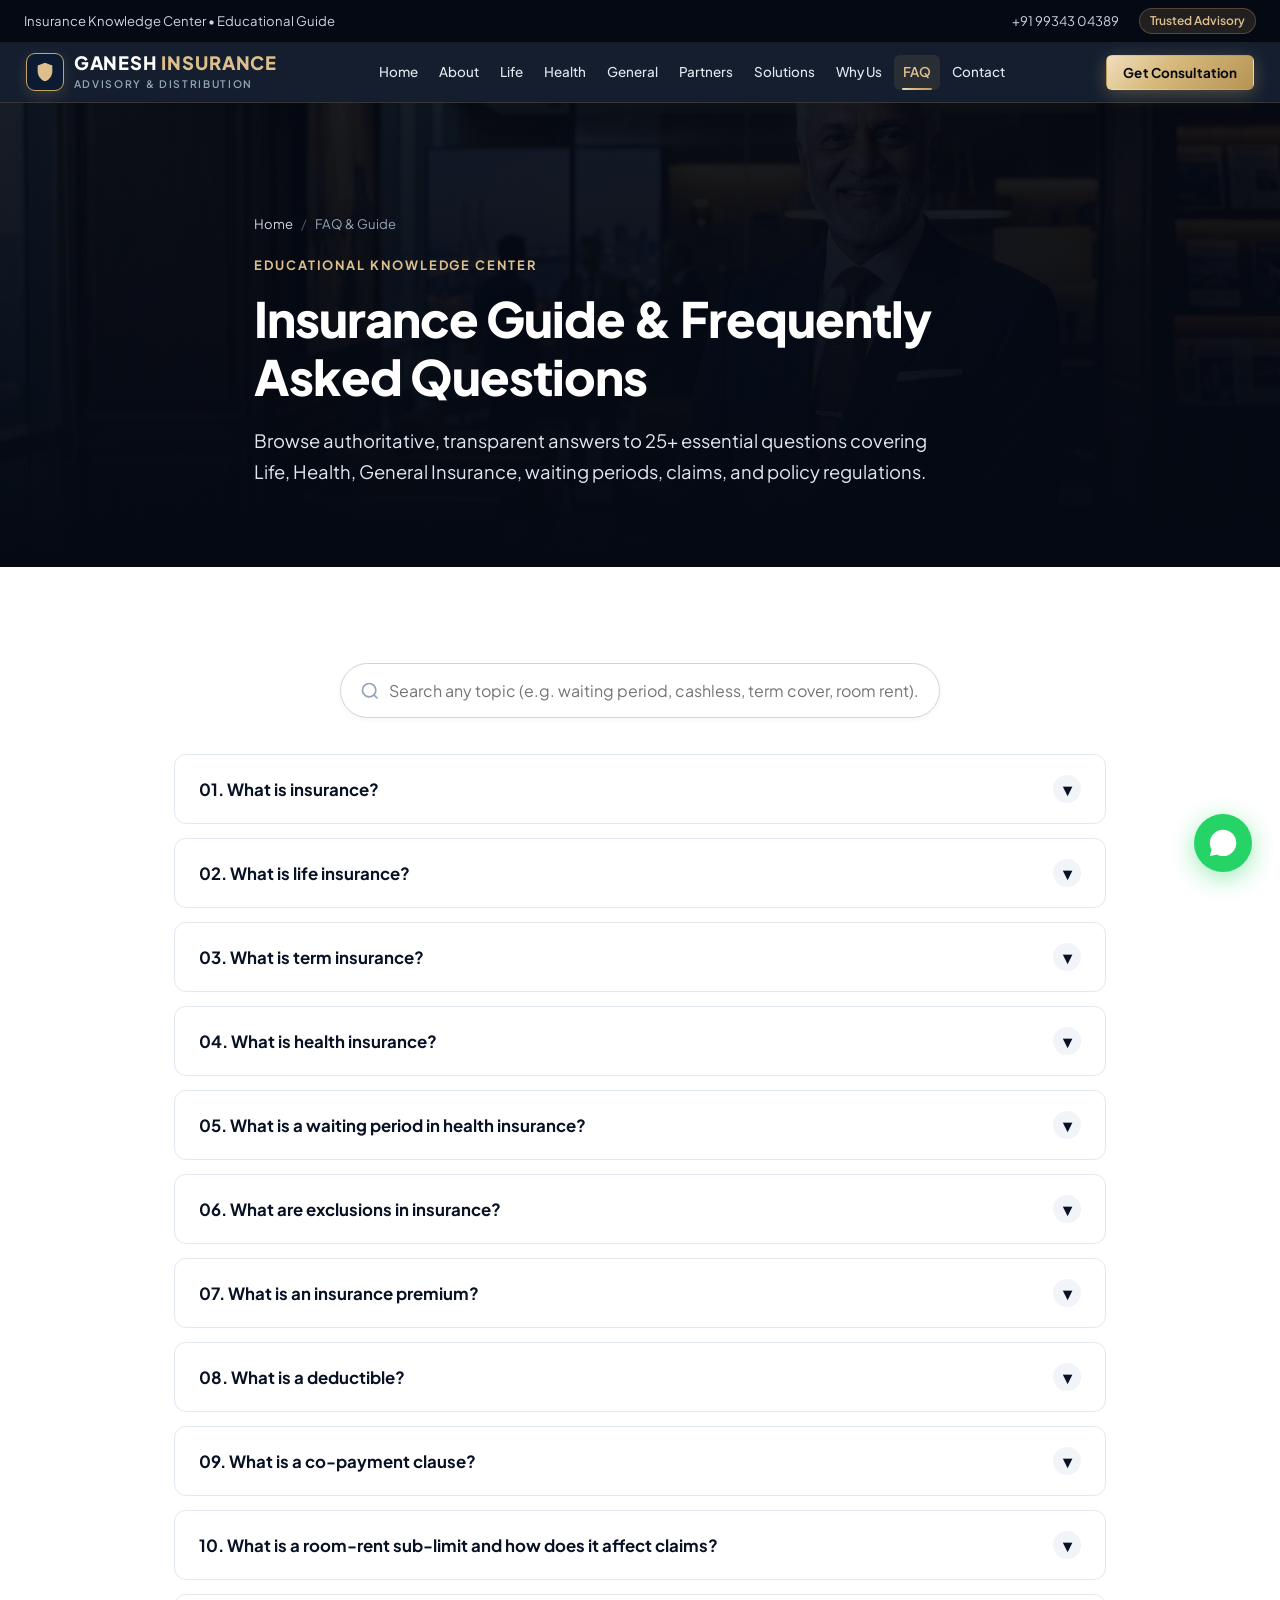
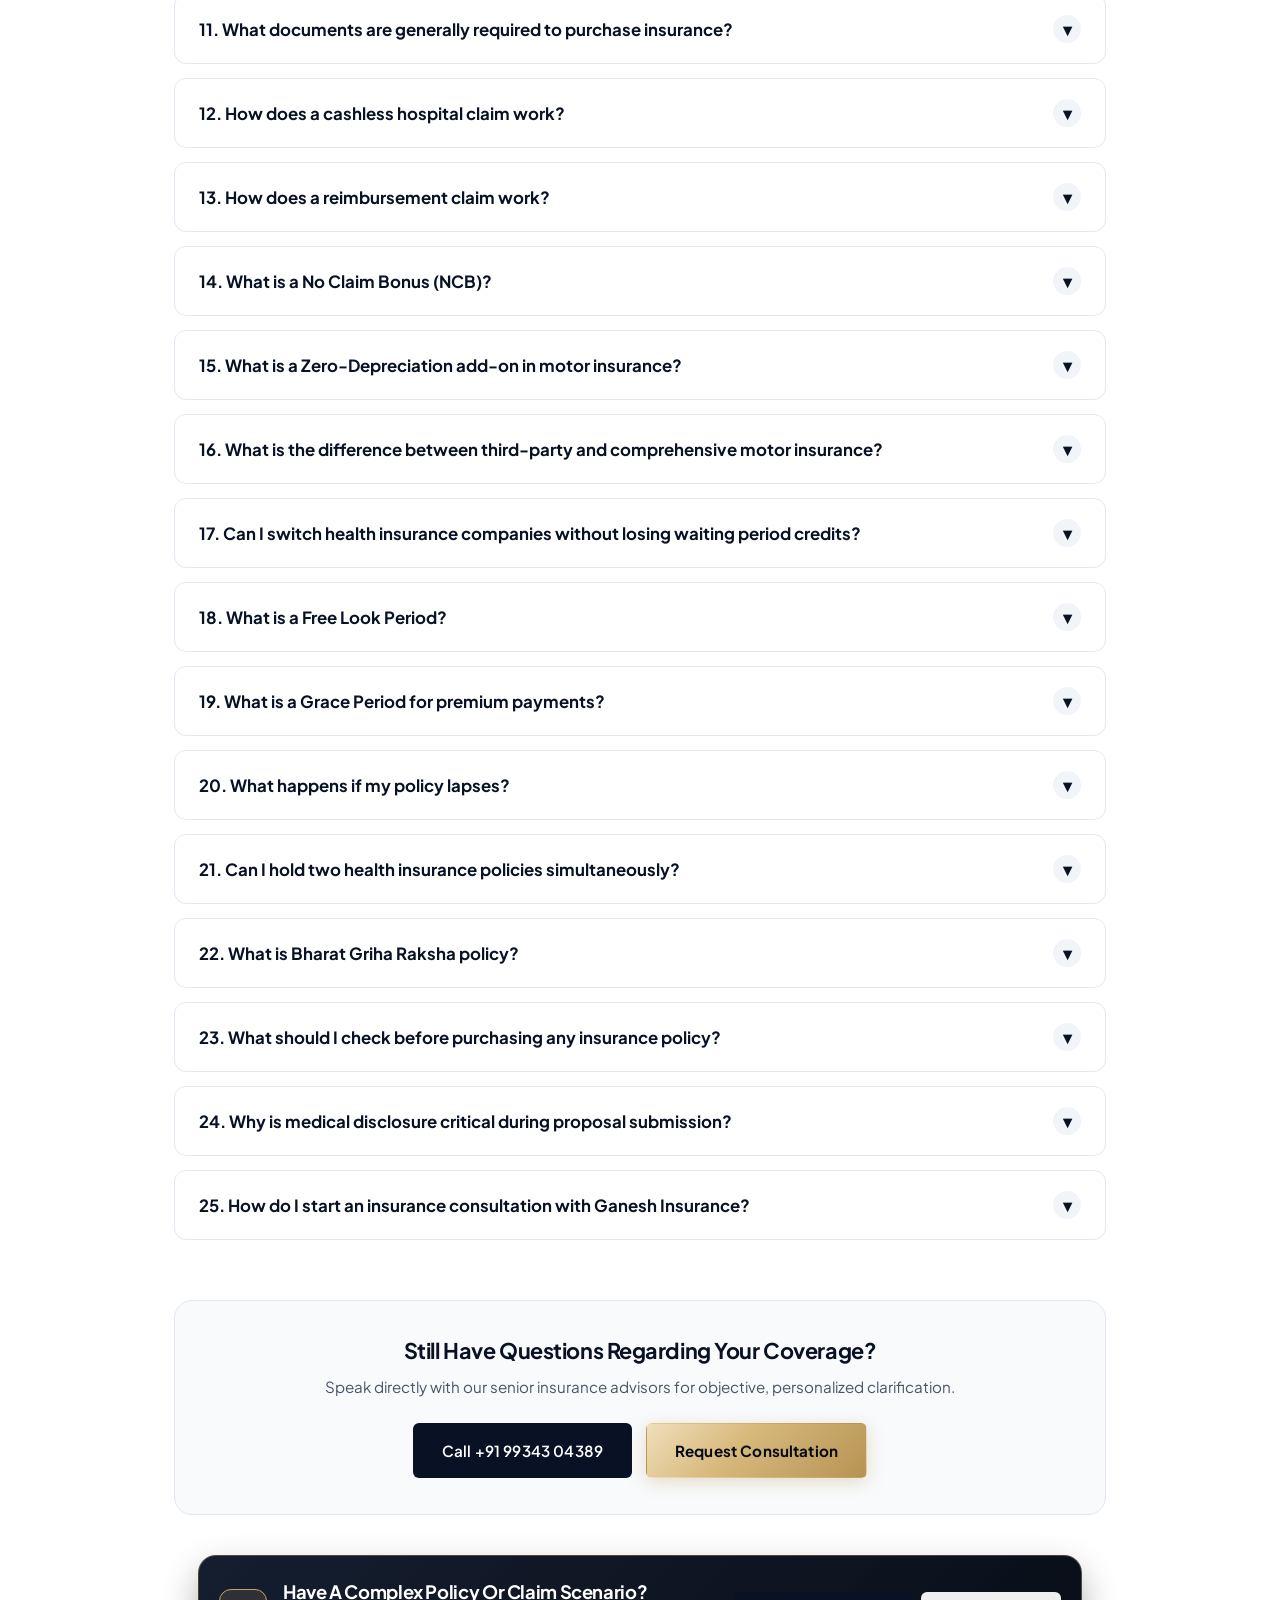
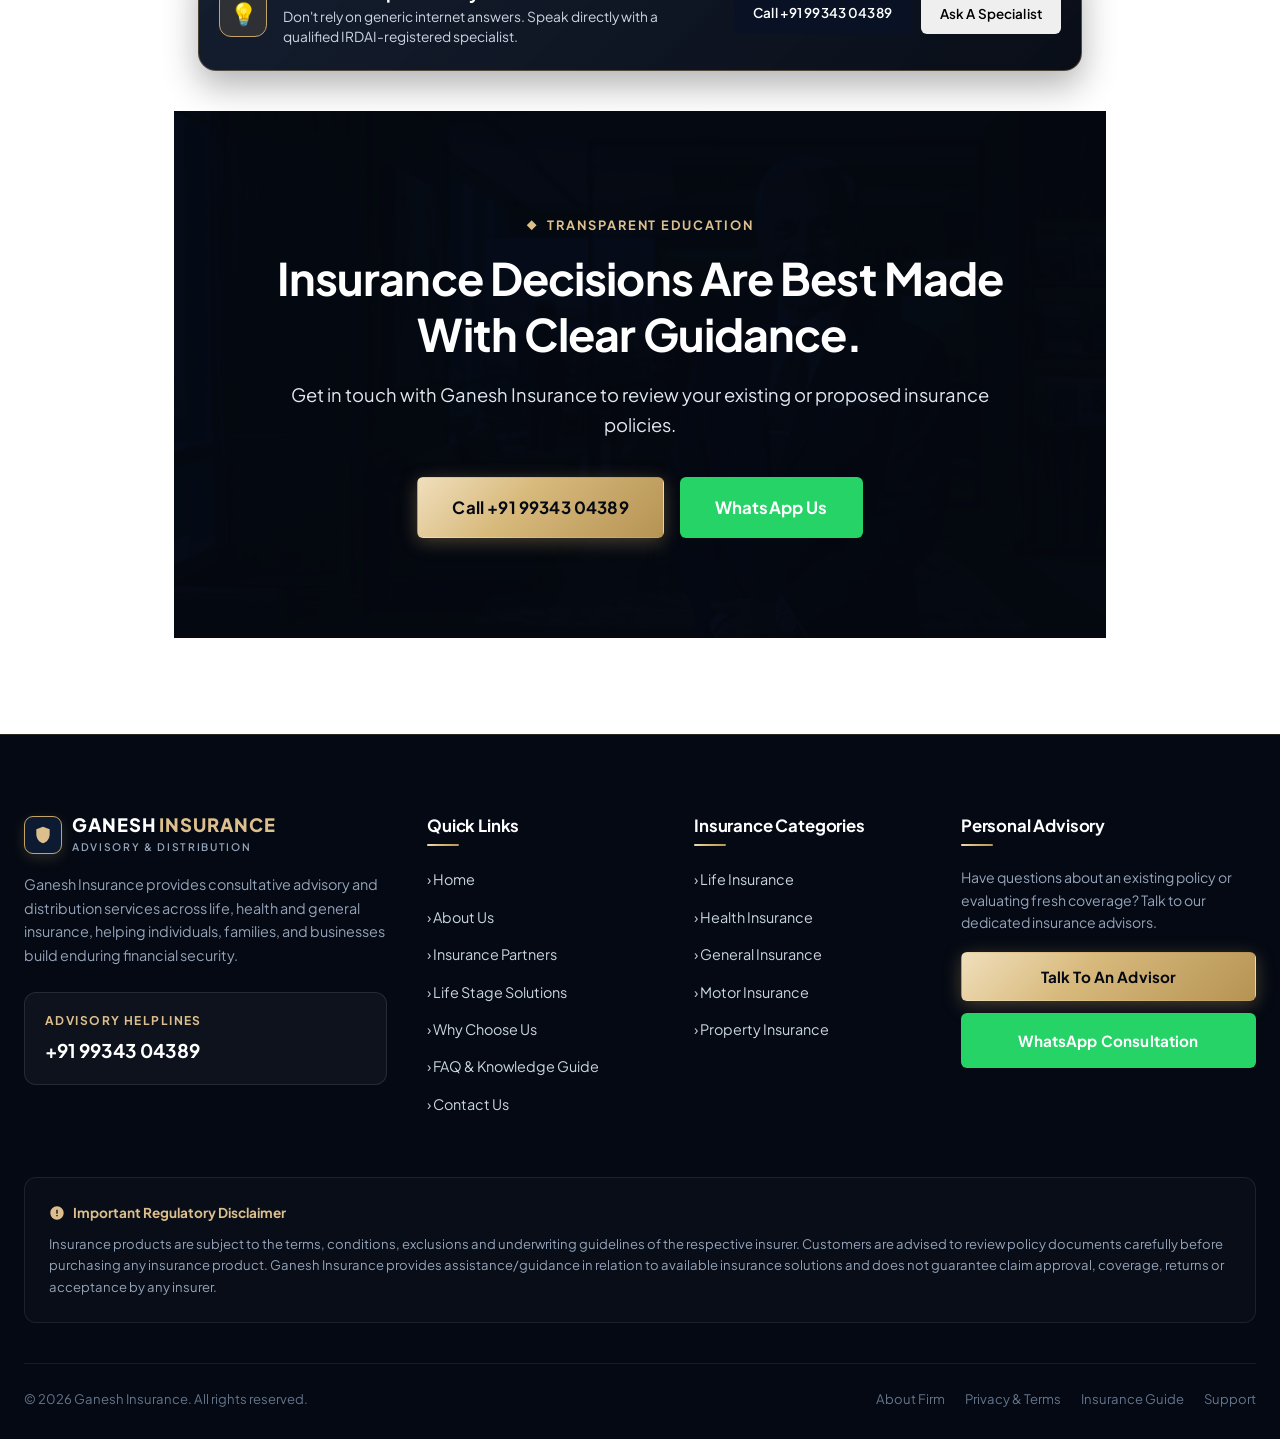
<file: faq.html>
<!DOCTYPE html>
<html lang="en">
<head>
  <meta charset="UTF-8">
  <meta name="viewport" content="width=device-width, initial-scale=1.0">
  <title>FAQ &amp; Insurance Knowledge Guide | Ganesh Insurance</title>
  <meta name="description" content="Comprehensive insurance knowledge center with 25+ essential answers on Life, Health, Motor, Claims, Waiting Periods, and Policy Documents. Ganesh Insurance, India.">
  <link rel="canonical" href="https://ganeshinsurance.in/faq.html">
  <link rel="stylesheet" href="css/style.css">
  <link rel="icon" href="data:image/svg+xml,<svg xmlns='http://www.w3.org/2000/svg' viewBox='0 0 24 24' fill='%23C5A467'><path d='M12 2L4 5v6.09c0 5.05 3.41 9.76 8 10.91 4.59-1.15 8-5.86 8-10.91V5l-8-3z'/></svg>">
</head>
<body>

  <!-- Top Utility Bar -->
  <div class="top-bar">
    <div class="container top-bar-inner">
      <div class="top-bar-left">
        <span class="top-bar-item">Insurance Knowledge Center &bull; Educational Guide</span>
      </div>
      <div class="top-bar-right">
        <a href="tel:+919934304389" class="top-bar-item">+91 99343 04389</a>
        <span class="top-bar-badge">Trusted Advisory</span>
      </div>
    </div>
  </div>

  <!-- Global Sticky Header -->
  <header class="site-header">
    <div class="container header-container">
      <a href="index.html" class="brand-logo" aria-label="Ganesh Insurance Home">
        <div class="logo-symbol">
          <svg width="22" height="22" viewBox="0 0 24 24" fill="currentColor"><path d="M12 2L4 5v6.09c0 5.05 3.41 9.76 8 10.91 4.59-1.15 8-5.86 8-10.91V5l-8-3z"/></svg>
        </div>
        <div class="logo-text-group">
          <span class="brand-name">GANESH <span>INSURANCE</span></span>
          <span class="brand-tagline">Advisory &amp; Distribution</span>
        </div>
      </a>

      <nav class="nav-menu" aria-label="Main Navigation">
        <a href="index.html" class="nav-link">Home</a>
        <a href="about.html" class="nav-link">About</a>
        <a href="life-insurance.html" class="nav-link">Life</a>
        <a href="health-insurance.html" class="nav-link">Health</a>
        <a href="general-insurance.html" class="nav-link">General</a>
        <a href="partners.html" class="nav-link">Partners</a>
        <a href="solutions.html" class="nav-link">Solutions</a>
        <a href="why-us.html" class="nav-link">Why Us</a>
        <a href="faq.html" class="nav-link active">FAQ</a>
        <a href="contact.html" class="nav-link">Contact</a>
      </nav>

      <div class="header-actions">
        <a href="tel:+919934304389" class="phone-quick-link" title="Call Ganesh Insurance">
          <svg width="14" height="14" viewBox="0 0 24 24" fill="currentColor"><path d="M6.62 10.79a15.05 15.05 0 006.59 6.59l2.2-2.2c.27-.27.67-.36 1.02-.24 1.12.37 2.33.57 3.57.57.55 0 1 .45 1 1V20c0 .55-.45 1-1 1-9.39 0-17-7.61-17-17 0-.55.45-1 1-1h3.5c.55 0 1 .45 1 1 0 1.25.2 2.45.57 3.57.11.35.03.74-.25 1.02l-2.2 2.2z"/></svg>
          +91 99343 04389
        </a>
        <button class="btn btn-primary btn-sm open-consult-modal">Get Consultation</button>
        <button class="mobile-nav-toggle" aria-label="Toggle Navigation Menu">
          <svg width="22" height="22" viewBox="0 0 24 24" fill="none" stroke="currentColor" stroke-width="2.2"><line x1="3" y1="12" x2="21" y2="12"></line><line x1="3" y1="6" x2="21" y2="6"></line><line x1="3" y1="18" x2="21" y2="18"></line></svg>
        </button>
      </div>
    </div>
  </header>

  <!-- Mobile Drawer -->
  <div class="mobile-nav-drawer">
    <div class="mobile-drawer-header">
      <div class="logo-text-group">
        <span class="brand-name">GANESH <span>INSURANCE</span></span>
        <span class="brand-tagline">Advisory &amp; Distribution</span>
      </div>
      <button class="mobile-drawer-close" style="background:none; border:none; color:#fff; font-size:24px; cursor:pointer;" aria-label="Close Menu">&times;</button>
    </div>

    <!-- Mobile Drawer Lead Desk -->
    <div class="mobile-drawer-lead-desk">
      <div class="drawer-lead-badge">
        <span class="pulse-dot"></span> Have An Insurance Question?
      </div>
      <p class="drawer-lead-title">Ask our senior advisory team about waiting periods, claims, or coverage terms.</p>
      <div class="drawer-lead-actions">
        <a href="tel:+919934304389" class="btn btn-navy btn-sm" style="flex: 1; text-align: center; font-size: 0.8rem; padding: 8px 10px;">
          <svg width="14" height="14" viewBox="0 0 24 24" fill="currentColor" style="vertical-align: middle; margin-right: 4px;"><path d="M6.62 10.79a15.05 15.05 0 006.59 6.59l2.2-2.2c.27-.27.67-.36 1.02-.24 1.12.37 2.33.57 3.57.57.55 0 1 .45 1 1V20c0 .55-.45 1-1 1-9.39 0-17-7.61-17-17 0-.55.45-1 1-1h3.5c.55 0 1 .45 1 1 0 1.25.2 2.45.57 3.57.11.35.03.74-.25 1.02l-2.2 2.2z"/></svg>
          Call Now
        </a>
        <a href="https://wa.me/919934304389?text=Hello%20Ganesh%20Insurance%2C%20I%20have%20a%20question%20regarding%20insurance%20policies." target="_blank" rel="noopener noreferrer" class="btn btn-whatsapp btn-sm" style="flex: 1; text-align: center; font-size: 0.8rem; padding: 8px 10px;">
          WhatsApp
        </a>
      </div>
    </div>

    <div class="mobile-menu-links">
      <a href="index.html" class="mobile-menu-link">Home</a>
      <a href="about.html" class="mobile-menu-link">About Us</a>
      <a href="life-insurance.html" class="mobile-menu-link">Life Insurance</a>
      <a href="health-insurance.html" class="mobile-menu-link">Health Insurance</a>
      <a href="general-insurance.html" class="mobile-menu-link">General Insurance</a>
      <a href="partners.html" class="mobile-menu-link">Insurance Partners</a>
      <a href="solutions.html" class="mobile-menu-link">Insurance Solutions</a>
      <a href="why-us.html" class="mobile-menu-link">Why Choose Us</a>
      <a href="faq.html" class="mobile-menu-link active">FAQ &amp; Guide</a>
      <a href="contact.html" class="mobile-menu-link">Contact Us</a>
    </div>
    <div class="mobile-drawer-footer">
      <button class="btn btn-primary open-consult-modal" style="width:100%;">⚡ Ask An Advisor Free</button>
      <p class="drawer-compliance-note">Advisory &amp; Distribution Services • India</p>
    </div>
  </div>

  <main>
    <!-- Page Hero -->
    <section class="page-hero">
      <div class="page-hero-bg" style="background-image: url('assets/images/about-hero.jpg');"></div>
      <div class="page-hero-overlay"></div>
      <div class="container page-hero-content">
        <nav class="breadcrumb-nav">
          <a href="index.html">Home</a>
          <span class="separator">/</span>
          <span>FAQ &amp; Guide</span>
        </nav>
        <div class="eyebrow" style="color: var(--gold-400);">EDUCATIONAL KNOWLEDGE CENTER</div>
        <h1 class="page-hero-title">Insurance Guide &amp; Frequently Asked Questions</h1>
        <p class="page-hero-desc">
          Browse authoritative, transparent answers to 25+ essential questions covering Life, Health, General Insurance, waiting periods, claims, and policy regulations.
        </p>
      </div>
    </section>

    <!-- SECTION: Search & FAQ Accordions -->
    <section class="section-spacing">
      <div class="container container-narrow">

        <!-- Real-time search bar -->
        <div class="faq-search-wrapper">
          <svg class="faq-search-icon" width="20" height="20" viewBox="0 0 24 24" fill="none" stroke="currentColor" stroke-width="2"><circle cx="11" cy="11" r="8"></circle><line x1="21" y1="21" x2="16.65" y2="16.65"></line></svg>
          <input type="text" class="faq-search-input" placeholder="Search any topic (e.g. waiting period, cashless, term cover, room rent)..." aria-label="Search FAQs">
        </div>

        <!-- 25 Comprehensive Accordion Items -->
        <div class="faq-list">

          <!-- 1. What is insurance? -->
          <div class="faq-item">
            <button class="faq-question-btn">
              <span>01. What is insurance?</span>
              <div class="faq-icon-arrow">&#9662;</div>
            </button>
            <div class="faq-answer-body">
              Insurance is a legally binding risk-management contract between an individual or enterprise (the policyholder) and an insurance provider. In exchange for regular or single premium payments, the insurer undertakes to indemnify or pay a predefined sum to the insured party upon the occurrence of covered perils, illness, disability, loss of property, or death.
            </div>
          </div>

          <!-- 2. What is life insurance? -->
          <div class="faq-item">
            <button class="faq-question-btn">
              <span>02. What is life insurance?</span>
              <div class="faq-icon-arrow">&#9662;</div>
            </button>
            <div class="faq-answer-body">
              Life insurance is a contract wherein the insurer guarantees payment of a designated death benefit to named beneficiaries in the event of the insured person's passing during the active policy term. It guarantees economic continuity for surviving family dependents.
            </div>
          </div>

          <!-- 3. What is term insurance? -->
          <div class="faq-item">
            <button class="faq-question-btn">
              <span>03. What is term insurance?</span>
              <div class="faq-icon-arrow">&#9662;</div>
            </button>
            <div class="faq-answer-body">
              Term insurance is pure life protection without an investment or cash-value accumulation element. It covers you for a set duration (e.g., 25 or 35 years). If death occurs during the term, the entire sum assured is disbursed. If the policyholder survives the term, no maturity value is returned unless a specific Return of Premium (TROP) rider is selected.
            </div>
          </div>

          <!-- 4. What is health insurance? -->
          <div class="faq-item">
            <button class="faq-question-btn">
              <span>04. What is health insurance?</span>
              <div class="faq-icon-arrow">&#9662;</div>
            </button>
            <div class="faq-answer-body">
              Health insurance is an indemnity coverage that reimburses or directly pays network hospitals for inpatient hospitalization, surgeries, ICU fees, daycare procedures, and specified pre- and post-hospitalization medical bills up to the purchased sum insured.
            </div>
          </div>

          <!-- 5. What is a waiting period? -->
          <div class="faq-item">
            <button class="faq-question-btn">
              <span>05. What is a waiting period in health insurance?</span>
              <div class="faq-icon-arrow">&#9662;</div>
            </button>
            <div class="faq-answer-body">
              A waiting period is a defined timeframe following policy inception during which specific medical claims are not payable. Standard health policies enforce:
              <br>&bull; <strong>Initial Waiting Period:</strong> First 30 days (accidental emergencies are covered immediately).
              <br>&bull; <strong>Specific Disease Waiting Period:</strong> Typically 12 to 24 months for named conditions like hernia, cataract, or joint replacement.
              <br>&bull; <strong>Pre-Existing Disease (PED) Waiting Period:</strong> Usually 24 to 36 months for conditions declared at policy proposal (diabetes, hypertension, thyroid).
            </div>
          </div>

          <!-- 6. What are exclusions? -->
          <div class="faq-item">
            <button class="faq-question-btn">
              <span>06. What are exclusions in insurance?</span>
              <div class="faq-icon-arrow">&#9662;</div>
            </button>
            <div class="faq-answer-body">
              Exclusions are medical conditions, events, or perils that the insurance contract expressly does not cover under any circumstances. Common health exclusions include cosmetic surgery, self-inflicted injuries, experimental or unproven treatments, and non-medical hospital consumables (unless a consumables add-on is attached).
            </div>
          </div>

          <!-- 7. What is an insurance premium? -->
          <div class="faq-item">
            <button class="faq-question-btn">
              <span>07. What is an insurance premium?</span>
              <div class="faq-icon-arrow">&#9662;</div>
            </button>
            <div class="faq-answer-body">
              A premium is the stipulated consideration paid periodically (annually, half-yearly, quarterly, or monthly) by the policyholder to maintain the insurance contract in active force. Failure to pay within the allowable grace period leads to policy lapse.
            </div>
          </div>

          <!-- 8. What is a deductible? -->
          <div class="faq-item">
            <button class="faq-question-btn">
              <span>08. What is a deductible?</span>
              <div class="faq-icon-arrow">&#9662;</div>
            </button>
            <div class="faq-answer-body">
              A deductible is a predefined threshold that the policyholder must pay out-of-pocket before the insurer begins paying for covered expenses. In Super Top-Up health plans, the deductible can be satisfied through an employer group policy or a personal base health policy.
            </div>
          </div>

          <!-- 9. What is a co-payment? -->
          <div class="faq-item">
            <button class="faq-question-btn">
              <span>09. What is a co-payment clause?</span>
              <div class="faq-icon-arrow">&#9662;</div>
            </button>
            <div class="faq-answer-body">
              A co-payment is a contractual percentage (e.g. 10%, 20%) of each approved claim amount that the policyholder agrees to bear out-of-pocket. Plans with mandatory co-pays generally charge lower annual premiums, but result in higher expenses during hospitalizations.
            </div>
          </div>

          <!-- 10. What is room rent sub-limit? -->
          <div class="faq-item">
            <button class="faq-question-btn">
              <span>10. What is a room-rent sub-limit and how does it affect claims?</span>
              <div class="faq-icon-arrow">&#9662;</div>
            </button>
            <div class="faq-answer-body">
              A room-rent capping restricts the daily hospital room tariff payable (e.g. 1% of sum insured per day). If a policyholder chooses a room exceeding this limit, insurers apply a proportionate deduction across surgeon fees, anesthesia, and medical procedures, leading to substantial unexpected out-of-pocket deductions. Opting for 'No Room Rent Capping' is strongly recommended.
            </div>
          </div>

          <!-- 11. What documents are generally required? -->
          <div class="faq-item">
            <button class="faq-question-btn">
              <span>11. What documents are generally required to purchase insurance?</span>
              <div class="faq-icon-arrow">&#9662;</div>
            </button>
            <div class="faq-answer-body">
              Standard proposal documentation across Indian insurers involves:
              <br>&bull; <strong>Identity Proof:</strong> PAN card, Aadhaar card, or Passport.
              <br>&bull; <strong>Address Proof:</strong> Aadhaar, Passport, or recent Utility bill.
              <br>&bull; <strong>Income Proof:</strong> (Mandatory for high-value term plans) Recent 3 months' salary slips, 6 months' bank statements, or latest 2-3 years' ITR / Form 16.
              <br>&bull; <strong>Medical Disclosures:</strong> Details of previous surgeries, medications, or diagnostic reports if applicable.
            </div>
          </div>

          <!-- 12. How does a cashless claim work? -->
          <div class="faq-item">
            <button class="faq-question-btn">
              <span>12. How does a cashless hospital claim work?</span>
              <div class="faq-icon-arrow">&#9662;</div>
            </button>
            <div class="faq-answer-body">
              In a network hospital, the hospital's TPA / insurance helpdesk submits a pre-authorization request to your insurance company. Upon initial approval, treatment proceeds without upfront room and procedure payment by the patient. Upon discharge, final itemized bills are settled directly between the insurer and hospital, with the patient paying only non-admissible expenses.
            </div>
          </div>

          <!-- 13. How does a reimbursement claim work? -->
          <div class="faq-item">
            <button class="faq-question-btn">
              <span>13. How does a reimbursement claim work?</span>
              <div class="faq-icon-arrow">&#9662;</div>
            </button>
            <div class="faq-answer-body">
              If treatment occurs at a non-network hospital, the patient settles the hospital bill upon discharge. Subsequently, the original discharge summary, itemized pharmacy bills, diagnostic reports, and payment receipts are submitted to the insurer within 15–30 days. The insurer verifies documentation and transfers approved funds directly to the policyholder's bank account.
            </div>
          </div>

          <!-- 14. What is No Claim Bonus (NCB)? -->
          <div class="faq-item">
            <button class="faq-question-btn">
              <span>14. What is a No Claim Bonus (NCB)?</span>
              <div class="faq-icon-arrow">&#9662;</div>
            </button>
            <div class="faq-answer-body">
              <br>&bull; <strong>In Health Insurance:</strong> NCB is a cumulative bonus that increases your base sum insured by 10%–50% for every claim-free year without any increase in premium (up to 100% or 200% of original cover).
              <br>&bull; <strong>In Motor Insurance:</strong> NCB is a discount (ranging from 20% to 50%) applied directly to the own-damage premium component for every consecutive accident-free renewal year.
            </div>
          </div>

          <!-- 15. What is Zero-Depreciation add-on in motor insurance? -->
          <div class="faq-item">
            <button class="faq-question-btn">
              <span>15. What is a Zero-Depreciation add-on in motor insurance?</span>
              <div class="faq-icon-arrow">&#9662;</div>
            </button>
            <div class="faq-answer-body">
              Standard motor insurance policies deduct substantial depreciation on replaced parts during collision repairs (up to 50% on plastic, rubber, and glass parts). A Zero-Depreciation (Bumper-to-Bumper) add-on waives this deduction, ensuring the insurer bears the full cost of replacement parts.
            </div>
          </div>

          <!-- 16. What is third-party vs comprehensive motor insurance? -->
          <div class="faq-item">
            <button class="faq-question-btn">
              <span>16. What is the difference between third-party and comprehensive motor insurance?</span>
              <div class="faq-icon-arrow">&#9662;</div>
            </button>
            <div class="faq-answer-body">
              Third-party insurance is legally mandatory under the Indian Motor Vehicles Act. It exclusively covers bodily injury, disability, death, or property damage caused to third parties. It does not cover repair expenses to your own vehicle. Comprehensive insurance covers both third-party liability AND damage to your own vehicle caused by accidents, fire, theft, or natural calamities.
            </div>
          </div>

          <!-- 17. What is porting in health insurance? -->
          <div class="faq-item">
            <button class="faq-question-btn">
              <span>17. Can I switch health insurance companies without losing waiting period credits?</span>
              <div class="faq-icon-arrow">&#9662;</div>
            </button>
            <div class="faq-answer-body">
              Yes, under IRDAI guidelines, health insurance portability allows policyholders to switch from their existing insurer to a new insurer without losing accrued waiting-period credits for pre-existing diseases and specific ailments. Portability requests must be initiated at least 45 days prior to policy renewal.
            </div>
          </div>

          <!-- 18. What is the Free Look Period? -->
          <div class="faq-item">
            <button class="faq-question-btn">
              <span>18. What is a Free Look Period?</span>
              <div class="faq-icon-arrow">&#9662;</div>
            </button>
            <div class="faq-answer-body">
              IRDAI mandates a 15-day (or 30-day for electronic/online policies) Free Look Period from the date you receive your policy documents. During this timeframe, you may review policy terms. If unsatisfied with the terms or disclosures, you can return the policy for a premium refund (subject to deductions for proportionate risk cover, stamp duty, and medical examination expenses).
            </div>
          </div>

          <!-- 19. What is a Grace Period? -->
          <div class="faq-item">
            <button class="faq-question-btn">
              <span>19. What is a Grace Period for premium payments?</span>
              <div class="faq-icon-arrow">&#9662;</div>
            </button>
            <div class="faq-answer-body">
              A grace period is a defined period (usually 15 days for monthly mode and 30 days for annual/half-yearly modes) granted after the premium due date to pay renewal dues without losing policy continuity. However, if a claim occurs during the grace period before premium payment, the insurer may deduct the outstanding premium before settling the claim.
            </div>
          </div>

          <!-- 20. What happens if an insurance policy lapses? -->
          <div class="faq-item">
            <button class="faq-question-btn">
              <span>20. What happens if my policy lapses?</span>
              <div class="faq-icon-arrow">&#9662;</div>
            </button>
            <div class="faq-answer-body">
              If renewal premium is not paid within the grace period, the policy lapses and all coverage benefits cease immediately. In life insurance, revival may be permitted within 2–5 years subject to interest charges and proof of continued good health. In health insurance, lapsing forfeits accrued waiting period credits and cumulative bonuses.
            </div>
          </div>

          <!-- 21. Can I hold two health insurance policies simultaneously? -->
          <div class="faq-item">
            <button class="faq-question-btn">
              <span>21. Can I hold two health insurance policies simultaneously?</span>
              <div class="faq-icon-arrow">&#9662;</div>
            </button>
            <div class="faq-answer-body">
              Yes, you can hold multiple health policies (for instance, an employer-provided group policy and a personal individual policy). In the event of a high hospital bill, you can claim up to the sum insured with the primary insurer and utilize the second policy to settle any remaining hospital expenses up to its policy limit.
            </div>
          </div>

          <!-- 22. What is Bharat Griha Raksha home insurance? -->
          <div class="faq-item">
            <button class="faq-question-btn">
              <span>22. What is Bharat Griha Raksha policy?</span>
              <div class="faq-icon-arrow">&#9662;</div>
            </button>
            <div class="faq-answer-body">
              Bharat Griha Raksha is an IRDAI-standardized residential property insurance policy. It protects home structure and residential contents against fire, explosion, earthquake, storm, cyclone, flood, inundation, landslide, and impact damage. It automatically covers general contents up to 20% of structure sum insured (up to ₹10 Lakh) without itemized declaration.
            </div>
          </div>

          <!-- 23. What should I check before buying insurance? -->
          <div class="faq-item">
            <button class="faq-question-btn">
              <span>23. What should I check before purchasing any insurance policy?</span>
              <div class="faq-icon-arrow">&#9662;</div>
            </button>
            <div class="faq-answer-body">
              Always verify: (1) Sum Insured adequacy against real living/medical inflation, (2) Detailed exclusions, (3) Length of pre-existing disease waiting periods, (4) Presence of room-rent sub-limits or mandatory co-payments, (5) Cashless network hospital or garage availability in your vicinity, and (6) Accurate disclosure of your personal medical history in the proposal form.
            </div>
          </div>

          <!-- 24. How does medical underwriting work? -->
          <div class="faq-item">
            <button class="faq-question-btn">
              <span>24. Why is medical disclosure critical during proposal submission?</span>
              <div class="faq-icon-arrow">&#9662;</div>
            </button>
            <div class="faq-answer-body">
              Insurance is based on the legal principle of 'Utmost Good Faith' (Uberrima Fides). Concealing pre-existing medical conditions, smoking habits, or existing treatments can give insurers legal grounds to reject claims or cancel the contract under non-disclosure provisions. Total upfront transparency protects your claim validity.
            </div>
          </div>

          <!-- 25. How do I start an insurance consultation with Ganesh Insurance? -->
          <div class="faq-item">
            <button class="faq-question-btn">
              <span>25. How do I start an insurance consultation with Ganesh Insurance?</span>
              <div class="faq-icon-arrow">&#9662;</div>
            </button>
            <div class="faq-answer-body">
              You can simply call us at <strong>+91 99343 04389</strong>, message us on WhatsApp, or submit the consultation request form on this website. Our senior insurance advisors will review your requirements, compare suitable options from registered insurers, and guide you step-by-step.
            </div>
          </div>

        </div>

        <div style="background: var(--slate-50); border: 1px solid var(--slate-200); border-radius: var(--radius-lg); padding: 36px; text-align: center; margin-top: 60px;">
          <h3 style="font-size: 1.35rem; color: var(--navy-900); margin-bottom: 10px;">Still Have Questions Regarding Your Coverage?</h3>
          <p style="font-size: 0.95rem; color: var(--slate-600); margin-bottom: 24px;">
            Speak directly with our senior insurance advisors for objective, personalized clarification.
          </p>
          <div style="display: flex; justify-content: center; gap: 14px; flex-wrap: wrap;">
            <a href="tel:+919934304389" class="btn btn-navy">Call +91 99343 04389</a>
            <button class="btn btn-primary open-consult-modal">Request Consultation</button>
          </div>
        </div>

    <!-- Mobile In-Content Lead Strip -->
    <div class="container">
      <div class="mobile-lead-strip">
        <div class="mobile-lead-strip-content">
          <div class="strip-icon">💡</div>
          <div class="strip-text">
            <h4>Have A Complex Policy Or Claim Scenario?</h4>
            <p>Don't rely on generic internet answers. Speak directly with a qualified IRDAI-registered specialist.</p>
          </div>
        </div>
        <div class="strip-actions">
          <a href="tel:+919934304389" class="btn btn-navy">Call +91 99343 04389</a>
          <button class="btn btn-gold open-consult-modal">Ask A Specialist</button>
        </div>
      </div>
    </div>

    <!-- Final CTA Banner -->
    <section class="final-cta-section">
      <div class="final-cta-bg" style="background-image: url('assets/images/about-hero.jpg');"></div>
      <div class="container">
        <div class="final-cta-content">
          <div class="eyebrow" style="color: var(--gold-400); justify-content: center;">
            <span>&#9670;</span> TRANSPARENT EDUCATION
          </div>
          <h2>Insurance Decisions Are Best Made With Clear Guidance.</h2>
          <p>Get in touch with Ganesh Insurance to review your existing or proposed insurance policies.</p>
          <div class="final-cta-buttons">
            <a href="tel:+919934304389" class="btn btn-primary btn-lg">Call +91 99343 04389</a>
            <a href="https://wa.me/919934304389?text=Hello%20Ganesh%20Insurance%2C%20I%20would%20like%20to%20know%20more%20about%20your%20insurance%20solutions." target="_blank" rel="noopener noreferrer" class="btn btn-whatsapp btn-lg">WhatsApp Us</a>
          </div>
        </div>
      </div>
    </section>
  </main>

  <!-- Global Footer -->
  <footer class="site-footer">
    <div class="container">
      <div class="footer-top-grid">
        <div>
          <div class="brand-logo" style="margin-bottom: 18px;">
            <div class="logo-symbol">
              <svg width="20" height="20" viewBox="0 0 24 24" fill="currentColor"><path d="M12 2L4 5v6.09c0 5.05 3.41 9.76 8 10.91 4.59-1.15 8-5.86 8-10.91V5l-8-3z"/></svg>
            </div>
            <div class="logo-text-group">
              <span class="brand-name">GANESH <span>INSURANCE</span></span>
              <span class="brand-tagline">Advisory &amp; Distribution</span>
            </div>
          </div>
          <p style="font-size: 0.9rem; line-height: 1.65; color: var(--slate-400); margin-bottom: 24px;">
            Ganesh Insurance provides consultative advisory and distribution services across life, health and general insurance, helping individuals, families, and businesses build enduring financial security.
          </p>
          <div class="footer-contact-card">
            <div class="footer-contact-label">Advisory Helplines</div>
            <a href="tel:+919934304389" class="footer-contact-phone">+91 99343 04389</a>
          </div>
        </div>
        <div>
          <h4 class="footer-col-title">Quick Links</h4>
          <ul class="footer-nav-list">
            <li><a href="index.html" class="footer-nav-link">&rsaquo; Home</a></li>
            <li><a href="about.html" class="footer-nav-link">&rsaquo; About Us</a></li>
            <li><a href="partners.html" class="footer-nav-link">&rsaquo; Insurance Partners</a></li>
            <li><a href="solutions.html" class="footer-nav-link">&rsaquo; Life Stage Solutions</a></li>
            <li><a href="why-us.html" class="footer-nav-link">&rsaquo; Why Choose Us</a></li>
            <li><a href="faq.html" class="footer-nav-link">&rsaquo; FAQ &amp; Knowledge Guide</a></li>
            <li><a href="contact.html" class="footer-nav-link">&rsaquo; Contact Us</a></li>
          </ul>
        </div>
        <div>
          <h4 class="footer-col-title">Insurance Categories</h4>
          <ul class="footer-nav-list">
            <li><a href="life-insurance.html" class="footer-nav-link">&rsaquo; Life Insurance</a></li>
            <li><a href="health-insurance.html" class="footer-nav-link">&rsaquo; Health Insurance</a></li>
            <li><a href="general-insurance.html" class="footer-nav-link">&rsaquo; General Insurance</a></li>
            <li><a href="general-insurance.html#motor" class="footer-nav-link">&rsaquo; Motor Insurance</a></li>
            <li><a href="general-insurance.html#property" class="footer-nav-link">&rsaquo; Property Insurance</a></li>
          </ul>
        </div>
        <div>
          <h4 class="footer-col-title">Personal Advisory</h4>
          <p style="font-size: 0.88rem; color: var(--slate-400); margin-bottom: 18px; line-height: 1.6;">
            Have questions about an existing policy or evaluating fresh coverage? Talk to our dedicated insurance advisors.
          </p>
          <button class="btn btn-primary open-consult-modal" style="width: 100%; margin-bottom: 12px;">Talk To An Advisor</button>
          <a href="https://wa.me/919934304389?text=Hello%20Ganesh%20Insurance%2C%20I%20would%20like%20to%20know%20more%20about%20your%20insurance%20solutions." target="_blank" rel="noopener noreferrer" class="btn btn-whatsapp" style="width: 100%;">WhatsApp Consultation</a>
        </div>
      </div>
      <div class="footer-disclaimer-card">
        <div class="footer-disclaimer-title">
          <svg width="16" height="16" viewBox="0 0 24 24" fill="currentColor"><path d="M12 2C6.48 2 2 6.48 2 12s4.48 10 10 10 10-4.48 10-10S17.52 2 12 2zm1 15h-2v-2h2v2zm0-4h-2V7h2v6z"/></svg>
          Important Regulatory Disclaimer
        </div>
        <p>
          Insurance products are subject to the terms, conditions, exclusions and underwriting guidelines of the respective insurer. Customers are advised to review policy documents carefully before purchasing any insurance product. Ganesh Insurance provides assistance/guidance in relation to available insurance solutions and does not guarantee claim approval, coverage, returns or acceptance by any insurer.
        </p>
      </div>
      <div class="footer-bottom-bar">
        <div>&copy; 2026 Ganesh Insurance. All rights reserved.</div>
        <div class="footer-bottom-links">
          <a href="about.html">About Firm</a>
          <a href="contact.html">Privacy &amp; Terms</a>
          <a href="faq.html">Insurance Guide</a>
          <a href="contact.html">Support</a>
        </div>
      </div>
    </div>
  </footer>

  <!-- Floating WhatsApp Quick Button -->
  <a href="https://wa.me/919934304389?text=Hello%20Ganesh%20Insurance%2C%20I%20would%20like%20to%20know%20more%20about%20your%20insurance%20solutions." target="_blank" rel="noopener noreferrer" class="floating-whatsapp-btn" aria-label="Chat with Ganesh Insurance on WhatsApp">
    <svg width="32" height="32" viewBox="0 0 24 24" fill="currentColor"><path d="M12.04 2c-5.46 0-9.91 4.45-9.91 9.91 0 1.75.46 3.45 1.32 4.95L2.05 22l5.25-1.38c1.45.79 3.08 1.21 4.74 1.21 5.46 0 9.91-4.45 9.91-9.91 0-2.65-1.03-5.14-2.9-7.01A9.816 9.816 0 0012.04 2z"/></svg>
    <span class="tooltip">Chat on WhatsApp</span>
  </a>

  <!-- High-Converting Mobile Lead Sticky Bar -->
  <div class="mobile-sticky-action-bar" role="region" aria-label="Quick Mobile Leads Bar">
    <a href="tel:+919934304389" class="mobile-lead-btn mobile-call-btn" title="Call Advisor Now">
      <span class="lead-pulse-indicator"></span>
      <svg width="17" height="17" viewBox="0 0 24 24" fill="currentColor"><path d="M6.62 10.79a15.05 15.05 0 006.59 6.59l2.2-2.2c.27-.27.67-.36 1.02-.24 1.12.37 2.33.57 3.57.57.55 0 1 .45 1 1V20c0 .55-.45 1-1 1-9.39 0-17-7.61-17-17 0-.55.45-1 1-1h3.5c.55 0 1 .45 1 1 0 1.25.2 2.45.57 3.57.11.35.03.74-.25 1.02l-2.2 2.2z"/></svg>
      <div class="lead-btn-text">
        <span class="lead-btn-main">Call Advisor</span>
        <span class="lead-btn-sub">+91 99343 04389</span>
      </div>
    </a>
    <a href="https://wa.me/919934304389?text=Hello%20Ganesh%20Insurance%2C%20I%20have%20an%20insurance%20query." target="_blank" rel="noopener noreferrer" class="mobile-lead-btn mobile-wa-btn" title="Chat on WhatsApp">
      <svg width="17" height="17" viewBox="0 0 24 24" fill="currentColor"><path d="M12.04 2c-5.46 0-9.91 4.45-9.91 9.91 0 1.75.46 3.45 1.32 4.95L2.05 22l5.25-1.38c1.45.79 3.08 1.21 4.74 1.21 5.46 0 9.91-4.45 9.91-9.91 0-2.65-1.03-5.14-2.9-7.01A9.816 9.816 0 0012.04 2z"/></svg>
      <div class="lead-btn-text">
        <span class="lead-btn-main">WhatsApp</span>
        <span class="lead-btn-sub">Instant Reply</span>
      </div>
    </a>
    <button class="mobile-lead-btn mobile-quote-btn open-consult-modal" title="Request Callback">
      <svg width="17" height="17" viewBox="0 0 24 24" fill="none" stroke="currentColor" stroke-width="2.2"><path d="M13 2L3 14h9l-1 8 10-12h-9l1-8z"/></svg>
      <div class="lead-btn-text">
        <span class="lead-btn-main">Get Callback</span>
        <span class="lead-btn-sub">Free Quote</span>
      </div>
    </button>
  </div>

  <!-- Interactive Consultation Modal Dialog -->
  <div class="modal-backdrop" aria-hidden="true" role="dialog">
    <div class="modal-dialog">
      <div class="modal-header">
        <div>
          <h3 class="modal-title">Insurance Consultation</h3>
          <p class="modal-subtitle">Connect with a senior Ganesh Insurance advisor</p>
        </div>
        <button class="modal-close-btn" aria-label="Close dialog">&times;</button>
      </div>
      <div class="modal-body">
        <form id="consultationForm">
          <div class="form-group-grid">
            <div class="form-field">
              <label for="modalFullName">Full Name *</label>
              <input type="text" id="modalFullName" name="fullName" required placeholder="e.g. Ramesh Sharma">
            </div>
            <div class="form-field">
              <label for="modalMobileNumber">Mobile Number *</label>
              <input type="tel" id="modalMobileNumber" name="mobileNumber" pattern="[0-9]{10}" required placeholder="10-digit mobile number">
            </div>
          </div>
          <div class="form-group-grid">
            <div class="form-field">
              <label for="modalCity">City / Location *</label>
              <input type="text" id="modalCity" name="city" required placeholder="e.g. Mumbai, Pune, Delhi">
            </div>
            <div class="form-field">
              <label for="modalInsuranceReq">Insurance Requirement *</label>
              <select id="modalInsuranceReq" name="insuranceRequirement" required>
                <option value="FAQ Query">Insurance Policy Query</option>
                <option value="Life Insurance">Life Insurance</option>
                <option value="Health Insurance">Health Insurance</option>
                <option value="Motor Insurance">Motor Insurance</option>
                <option value="General Insurance">General Insurance</option>
              </select>
            </div>
          </div>
          <div class="form-field">
            <label for="modalMessage">Your Question (Optional)</label>
            <textarea id="modalMessage" name="message" rows="3" placeholder="Tell us what you would like clarified..."></textarea>
          </div>
          <button type="submit" class="btn btn-primary" style="width: 100%; margin-top: 10px;">Request Advisory Callback</button>
        </form>
      </div>
    </div>
  </div>

  <script src="js/main.js"></script>
</body>
</html>
</file>
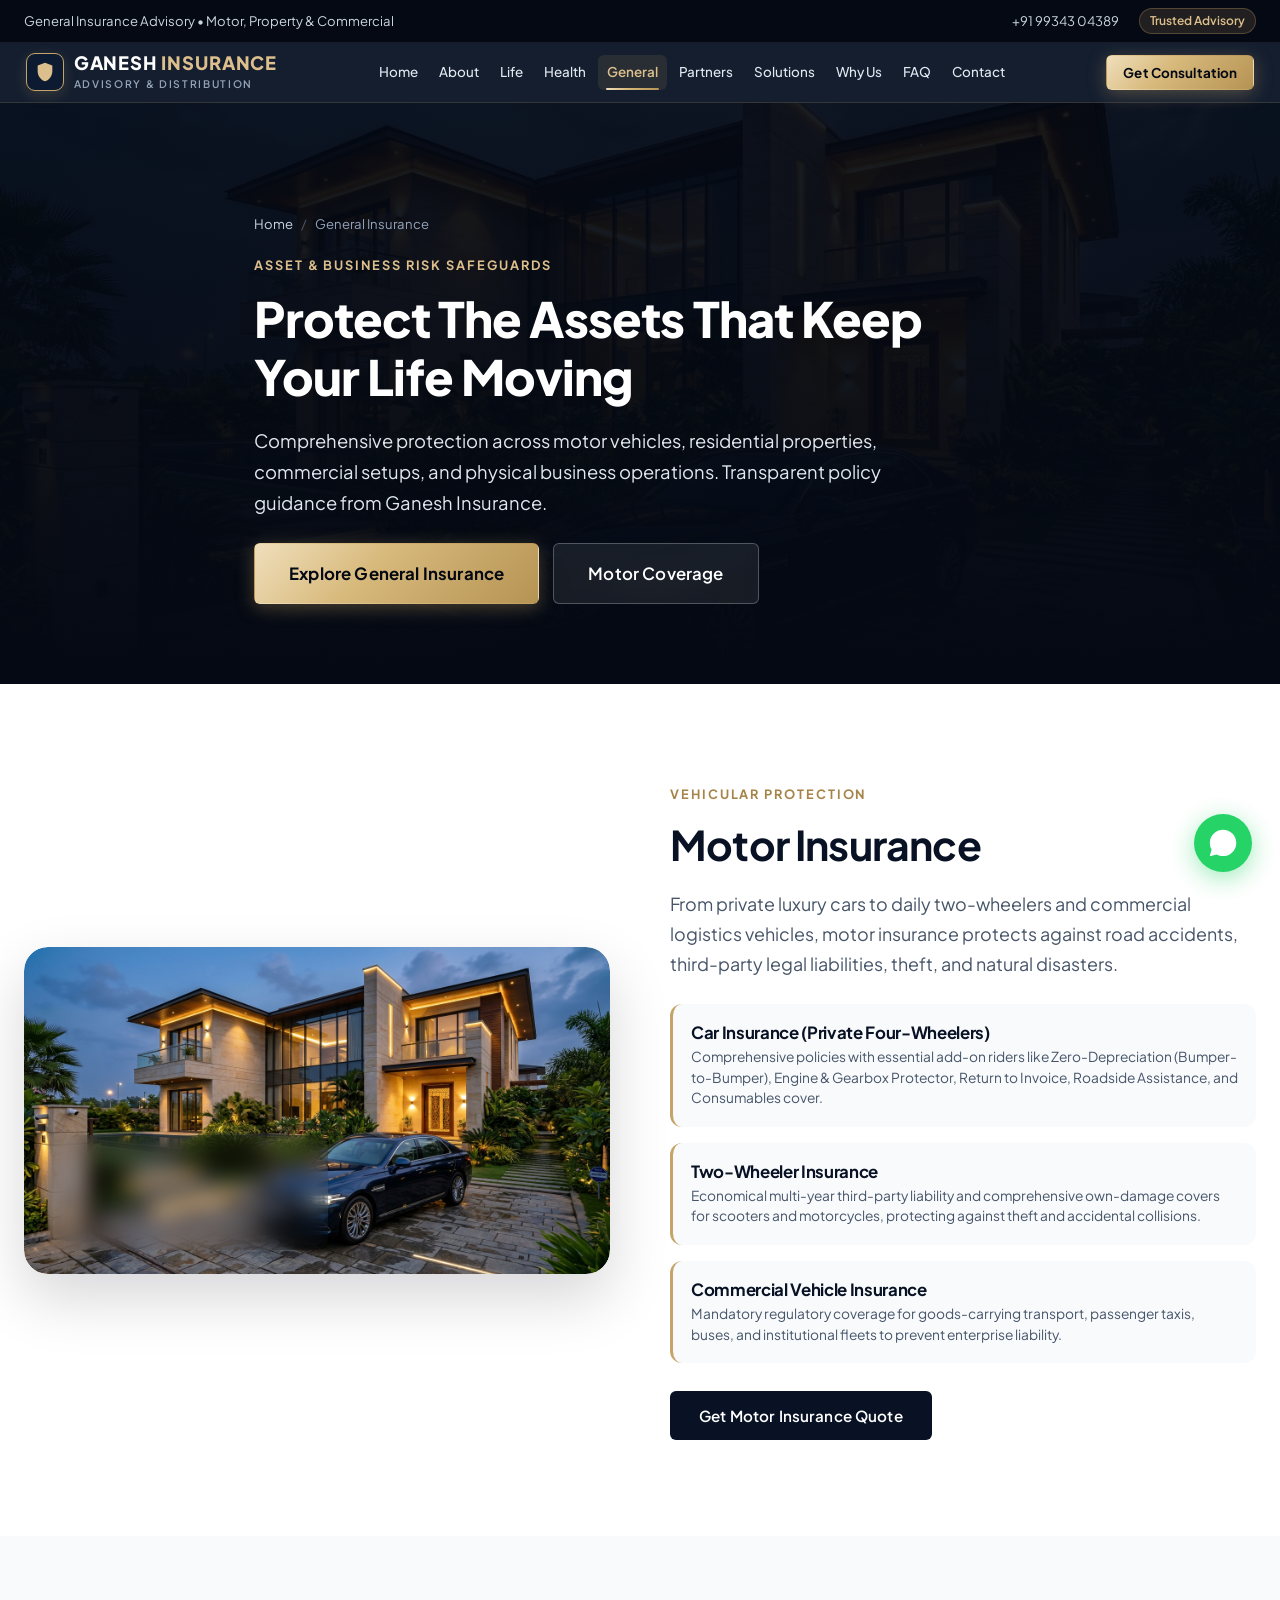
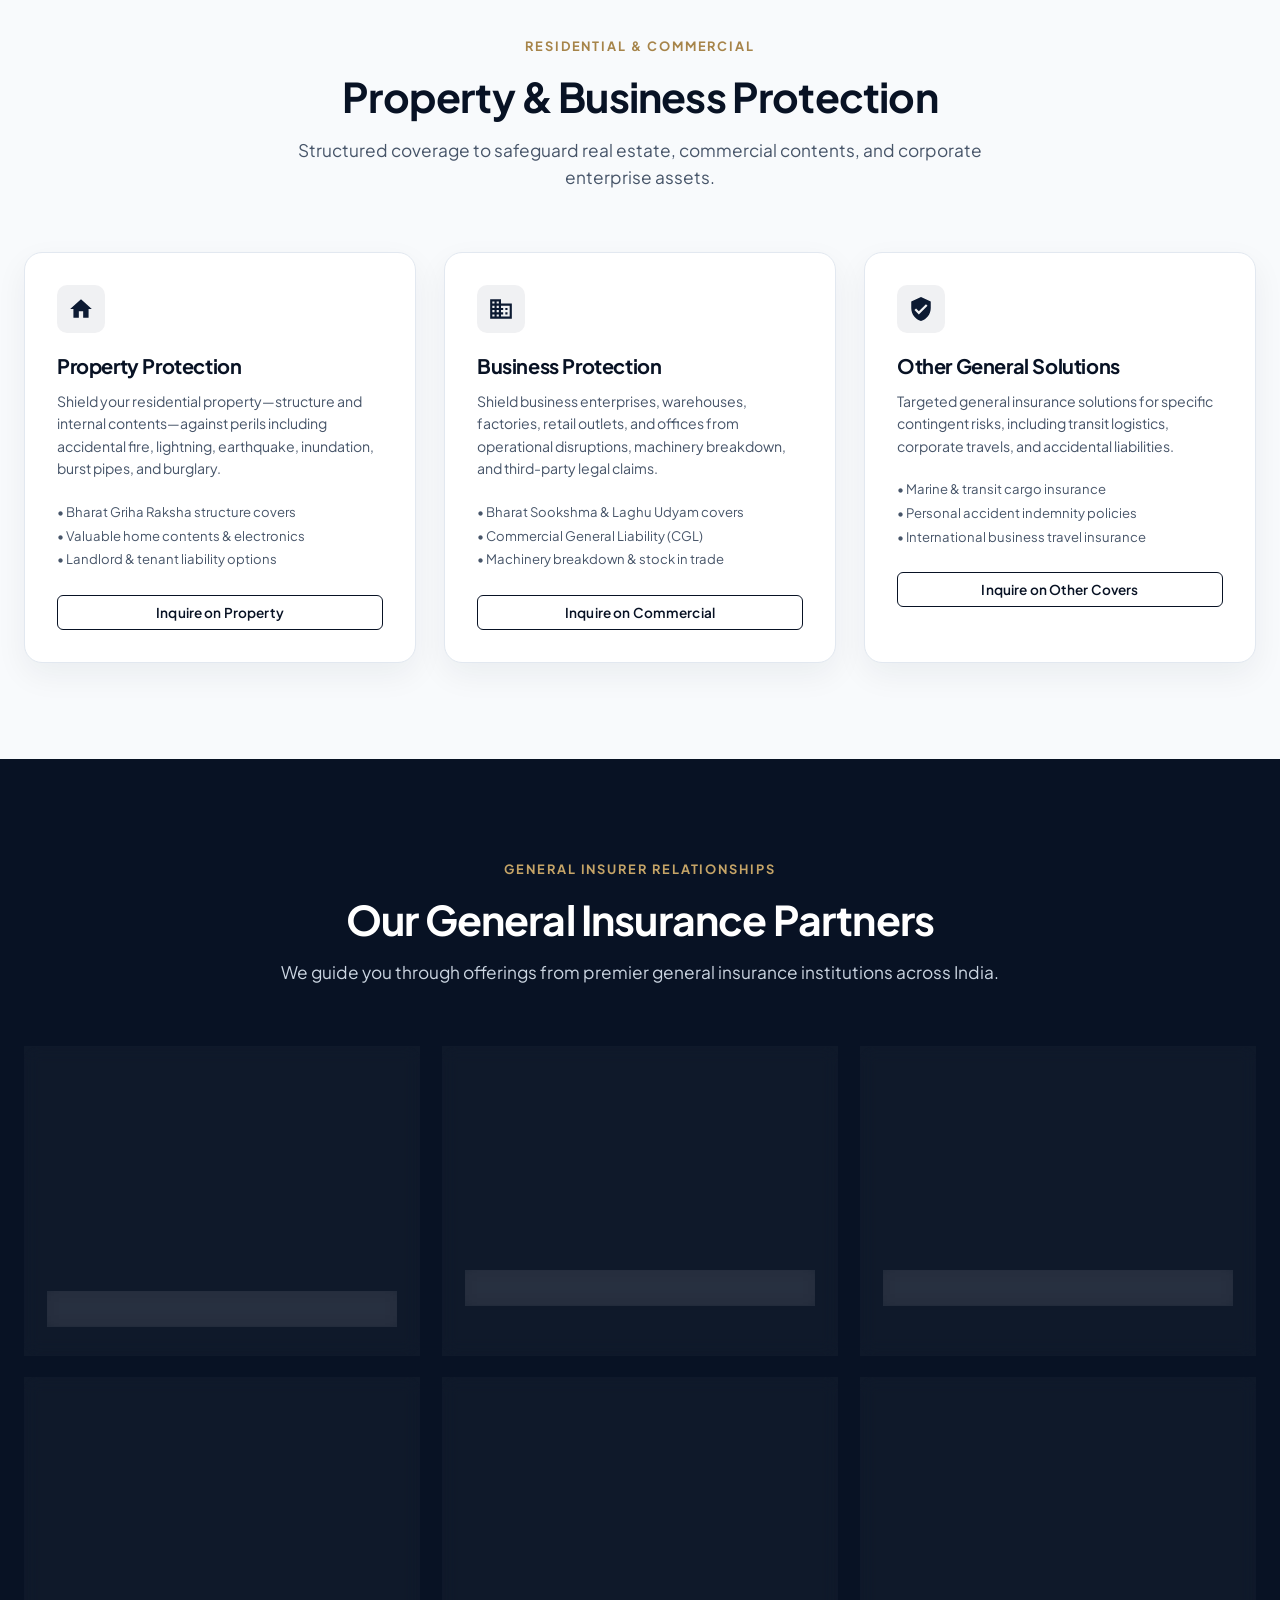
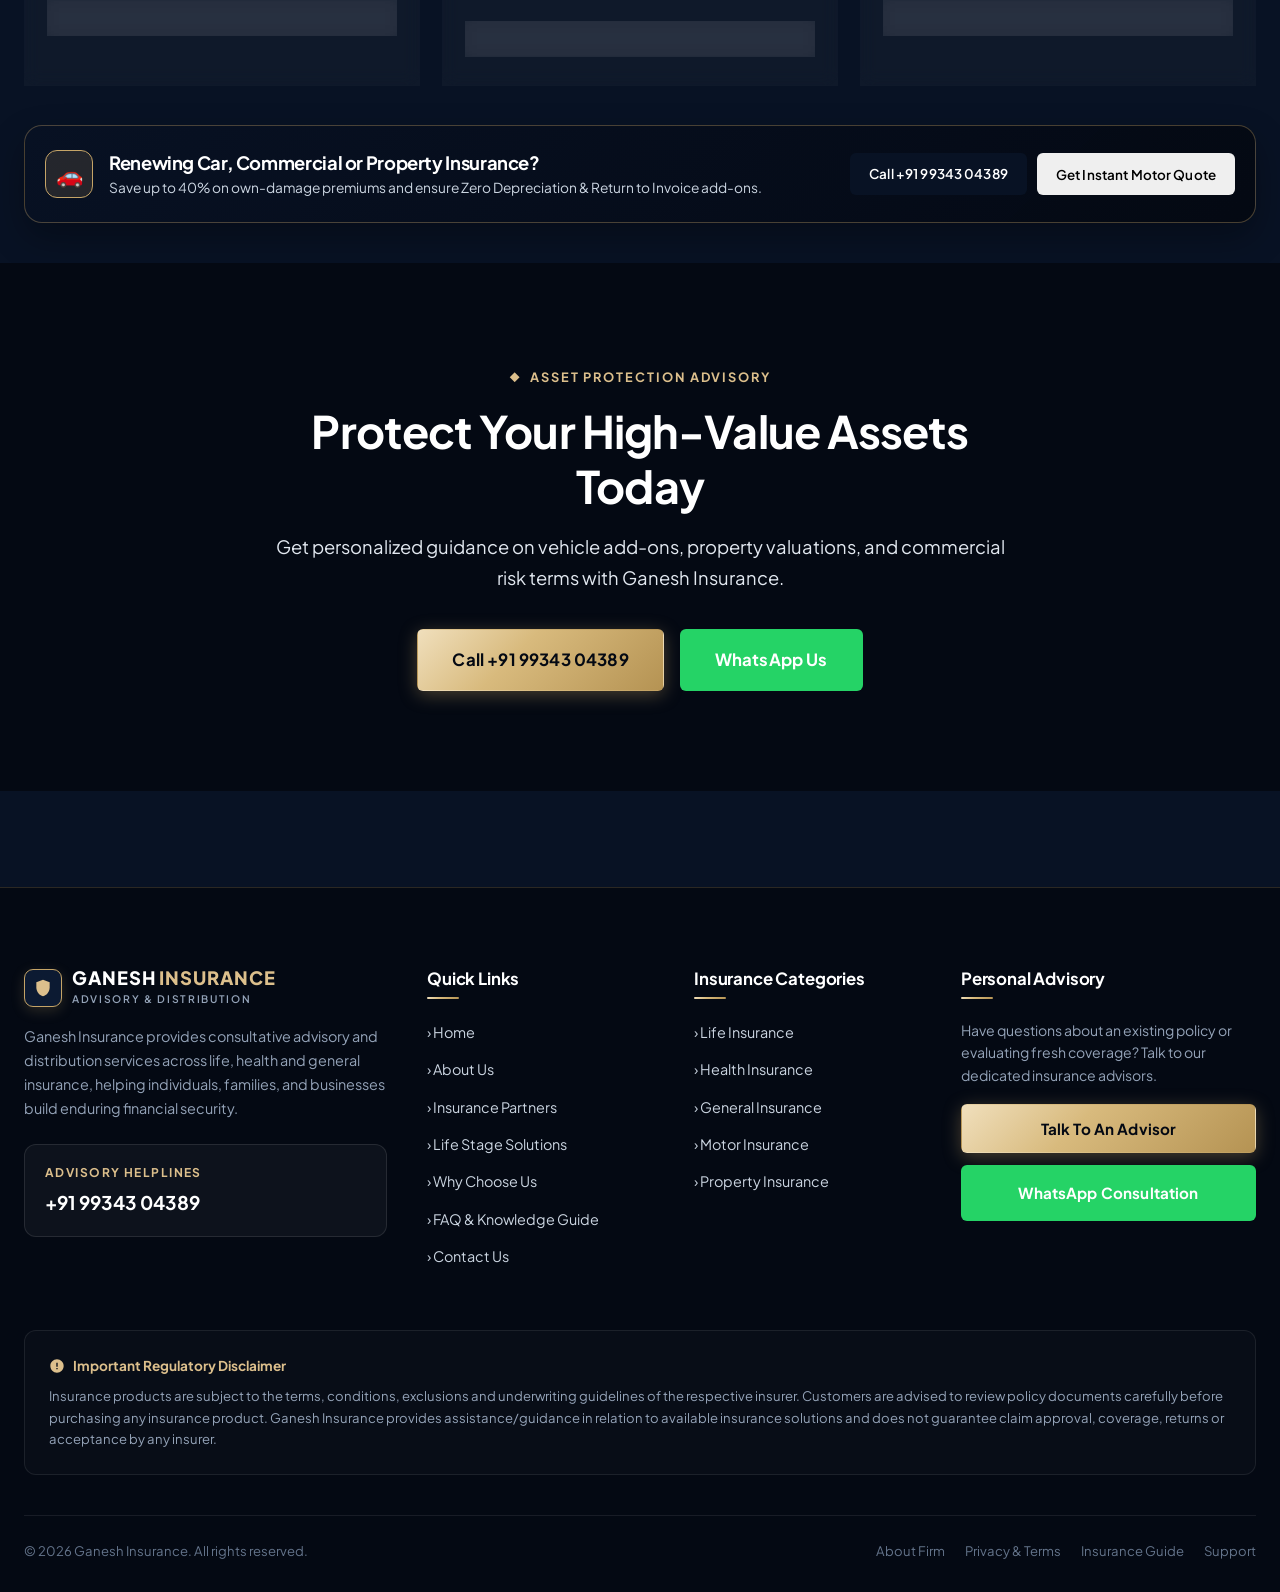
<file: general-insurance.html>
<!DOCTYPE html>
<html lang="en">
<head>
  <meta charset="UTF-8">
  <meta name="viewport" content="width=device-width, initial-scale=1.0">
  <title>General Insurance Solutions | Ganesh Insurance</title>
  <meta name="description" content="Protect motor vehicles, residential properties, and commercial assets with general insurance solutions from Ganesh Insurance. India. Call +91 99343 04389.">
  <link rel="canonical" href="https://ganeshinsurance.in/general-insurance.html">
  <link rel="stylesheet" href="css/style.css">
  <link rel="icon" href="data:image/svg+xml,<svg xmlns='http://www.w3.org/2000/svg' viewBox='0 0 24 24' fill='%23C5A467'><path d='M12 2L4 5v6.09c0 5.05 3.41 9.76 8 10.91 4.59-1.15 8-5.86 8-10.91V5l-8-3z'/></svg>">
</head>
<body>

  <!-- Top Utility Bar -->
  <div class="top-bar">
    <div class="container top-bar-inner">
      <div class="top-bar-left">
        <span class="top-bar-item">General Insurance Advisory &bull; Motor, Property &amp; Commercial</span>
      </div>
      <div class="top-bar-right">
        <a href="tel:+919934304389" class="top-bar-item">+91 99343 04389</a>
        <span class="top-bar-badge">Trusted Advisory</span>
      </div>
    </div>
  </div>

  <!-- Global Sticky Header -->
  <header class="site-header">
    <div class="container header-container">
      <a href="index.html" class="brand-logo" aria-label="Ganesh Insurance Home">
        <div class="logo-symbol">
          <svg width="22" height="22" viewBox="0 0 24 24" fill="currentColor"><path d="M12 2L4 5v6.09c0 5.05 3.41 9.76 8 10.91 4.59-1.15 8-5.86 8-10.91V5l-8-3z"/></svg>
        </div>
        <div class="logo-text-group">
          <span class="brand-name">GANESH <span>INSURANCE</span></span>
          <span class="brand-tagline">Advisory &amp; Distribution</span>
        </div>
      </a>

      <nav class="nav-menu" aria-label="Main Navigation">
        <a href="index.html" class="nav-link">Home</a>
        <a href="about.html" class="nav-link">About</a>
        <a href="life-insurance.html" class="nav-link">Life</a>
        <a href="health-insurance.html" class="nav-link">Health</a>
        <a href="general-insurance.html" class="nav-link active">General</a>
        <a href="partners.html" class="nav-link">Partners</a>
        <a href="solutions.html" class="nav-link">Solutions</a>
        <a href="why-us.html" class="nav-link">Why Us</a>
        <a href="faq.html" class="nav-link">FAQ</a>
        <a href="contact.html" class="nav-link">Contact</a>
      </nav>

      <div class="header-actions">
        <a href="tel:+919934304389" class="phone-quick-link" title="Call Ganesh Insurance">
          <svg width="14" height="14" viewBox="0 0 24 24" fill="currentColor"><path d="M6.62 10.79a15.05 15.05 0 006.59 6.59l2.2-2.2c.27-.27.67-.36 1.02-.24 1.12.37 2.33.57 3.57.57.55 0 1 .45 1 1V20c0 .55-.45 1-1 1-9.39 0-17-7.61-17-17 0-.55.45-1 1-1h3.5c.55 0 1 .45 1 1 0 1.25.2 2.45.57 3.57.11.35.03.74-.25 1.02l-2.2 2.2z"/></svg>
          +91 99343 04389
        </a>
        <button class="btn btn-primary btn-sm open-consult-modal" data-insurance-category="General Insurance">Get Consultation</button>
        <button class="mobile-nav-toggle" aria-label="Toggle Navigation Menu">
          <svg width="22" height="22" viewBox="0 0 24 24" fill="none" stroke="currentColor" stroke-width="2.2"><line x1="3" y1="12" x2="21" y2="12"></line><line x1="3" y1="6" x2="21" y2="6"></line><line x1="3" y1="18" x2="21" y2="18"></line></svg>
        </button>
      </div>
    </div>
  </header>

  <!-- Mobile Drawer -->
  <div class="mobile-nav-drawer">
    <div class="mobile-drawer-header">
      <div class="logo-text-group">
        <span class="brand-name">GANESH <span>INSURANCE</span></span>
        <span class="brand-tagline">Advisory &amp; Distribution</span>
      </div>
      <button class="mobile-drawer-close" style="background:none; border:none; color:#fff; font-size:24px; cursor:pointer;" aria-label="Close Menu">&times;</button>
    </div>

    <!-- Mobile Drawer Lead Desk -->
    <div class="mobile-drawer-lead-desk">
      <div class="drawer-lead-badge">
        <span class="pulse-dot"></span> Motor &amp; Asset Advisory Active
      </div>
      <p class="drawer-lead-title">Compare Motor, Commercial &amp; Property insurance across leading general insurers.</p>
      <div class="drawer-lead-actions">
        <a href="tel:+919934304389" class="btn btn-navy btn-sm" style="flex: 1; text-align: center; font-size: 0.8rem; padding: 8px 10px;">
          <svg width="14" height="14" viewBox="0 0 24 24" fill="currentColor" style="vertical-align: middle; margin-right: 4px;"><path d="M6.62 10.79a15.05 15.05 0 006.59 6.59l2.2-2.2c.27-.27.67-.36 1.02-.24 1.12.37 2.33.57 3.57.57.55 0 1 .45 1 1V20c0 .55-.45 1-1 1-9.39 0-17-7.61-17-17 0-.55.45-1 1-1h3.5c.55 0 1 .45 1 1 0 1.25.2 2.45.57 3.57.11.35.03.74-.25 1.02l-2.2 2.2z"/></svg>
          Call Now
        </a>
        <a href="https://wa.me/919934304389?text=Hello%20Ganesh%20Insurance%2C%20I%20would%20like%20to%20get%20general%20insurance%20quotes." target="_blank" rel="noopener noreferrer" class="btn btn-whatsapp btn-sm" style="flex: 1; text-align: center; font-size: 0.8rem; padding: 8px 10px;">
          WhatsApp
        </a>
      </div>
    </div>

    <div class="mobile-menu-links">
      <a href="index.html" class="mobile-menu-link">Home</a>
      <a href="about.html" class="mobile-menu-link">About Us</a>
      <a href="life-insurance.html" class="mobile-menu-link">Life Insurance</a>
      <a href="health-insurance.html" class="mobile-menu-link">Health Insurance</a>
      <a href="general-insurance.html" class="mobile-menu-link active">General Insurance</a>
      <a href="partners.html" class="mobile-menu-link">Insurance Partners</a>
      <a href="solutions.html" class="mobile-menu-link">Insurance Solutions</a>
      <a href="why-us.html" class="mobile-menu-link">Why Choose Us</a>
      <a href="faq.html" class="mobile-menu-link">FAQ &amp; Guide</a>
      <a href="contact.html" class="mobile-menu-link">Contact Us</a>
    </div>
    <div class="mobile-drawer-footer">
      <button class="btn btn-primary open-consult-modal" data-insurance-category="General Insurance" style="width:100%;">⚡ Request Free General Quote</button>
      <p class="drawer-compliance-note">Advisory &amp; Distribution Services • India</p>
    </div>
  </div>

  <main>
    <!-- Page Hero -->
    <section class="page-hero">
      <div class="page-hero-bg" style="background-image: url('assets/images/general-hero.jpg');"></div>
      <div class="page-hero-overlay"></div>
      <div class="container page-hero-content">
        <nav class="breadcrumb-nav">
          <a href="index.html">Home</a>
          <span class="separator">/</span>
          <span>General Insurance</span>
        </nav>
        <div class="eyebrow" style="color: var(--gold-400);">ASSET &amp; BUSINESS RISK SAFEGUARDS</div>
        <h1 class="page-hero-title">Protect The Assets That Keep Your Life Moving</h1>
        <p class="page-hero-desc">
          Comprehensive protection across motor vehicles, residential properties, commercial setups, and physical business operations. Transparent policy guidance from Ganesh Insurance.
        </p>
        <div style="margin-top: 24px; display: flex; gap: 14px; flex-wrap: wrap;">
          <button class="btn btn-primary btn-lg open-consult-modal" data-insurance-category="General Insurance">Explore General Insurance</button>
          <a href="#motor" class="btn btn-secondary btn-lg">Motor Coverage</a>
        </div>
      </div>
    </section>

    <!-- SECTION: Motor Insurance -->
    <section class="section-spacing" id="motor">
      <div class="container">
        <div class="split-section-grid" style="align-items: center;">
          <div class="split-img-wrapper">
            <img src="assets/images/general-hero.jpg" alt="Luxury sedan and modern home" loading="lazy">
            <div class="split-floating-stat">
              <div class="stat-headline">Zero Depreciation</div>
              <div class="stat-sub">Optimizing vehicle add-on covers and cashless claims.</div>
            </div>
          </div>

          <div>
            <div class="eyebrow eyebrow-dark">VEHICULAR PROTECTION</div>
            <h2 class="h2-section" style="margin-bottom: 18px;">Motor Insurance</h2>
            <p class="lead-text" style="margin-bottom: 24px;">
              From private luxury cars to daily two-wheelers and commercial logistics vehicles, motor insurance protects against road accidents, third-party legal liabilities, theft, and natural disasters.
            </p>

            <div style="display: flex; flex-direction: column; gap: 16px; margin-bottom: 28px;">
              <div style="background: var(--slate-50); padding: 18px; border-radius: var(--radius-md); border-left: 3px solid var(--gold-500);">
                <h4 style="font-size: 1.05rem; color: var(--navy-900); margin-bottom: 4px;">Car Insurance (Private Four-Wheelers)</h4>
                <p style="font-size: 0.86rem; color: var(--slate-600); line-height: 1.5;">
                  Comprehensive policies with essential add-on riders like Zero-Depreciation (Bumper-to-Bumper), Engine &amp; Gearbox Protector, Return to Invoice, Roadside Assistance, and Consumables cover.
                </p>
              </div>

              <div style="background: var(--slate-50); padding: 18px; border-radius: var(--radius-md); border-left: 3px solid var(--gold-500);">
                <h4 style="font-size: 1.05rem; color: var(--navy-900); margin-bottom: 4px;">Two-Wheeler Insurance</h4>
                <p style="font-size: 0.86rem; color: var(--slate-600); line-height: 1.5;">
                  Economical multi-year third-party liability and comprehensive own-damage covers for scooters and motorcycles, protecting against theft and accidental collisions.
                </p>
              </div>

              <div style="background: var(--slate-50); padding: 18px; border-radius: var(--radius-md); border-left: 3px solid var(--gold-500);">
                <h4 style="font-size: 1.05rem; color: var(--navy-900); margin-bottom: 4px;">Commercial Vehicle Insurance</h4>
                <p style="font-size: 0.86rem; color: var(--slate-600); line-height: 1.5;">
                  Mandatory regulatory coverage for goods-carrying transport, passenger taxis, buses, and institutional fleets to prevent enterprise liability.
                </p>
              </div>
            </div>

            <button class="btn btn-navy open-consult-modal" data-insurance-category="Motor Insurance">Get Motor Insurance Quote</button>
          </div>
        </div>
      </div>
    </section>

    <!-- SECTION: Property & Business Protection -->
    <section class="section-spacing" id="property" style="background-color: var(--slate-50);">
      <div class="container">
        <div class="section-header">
          <div class="eyebrow eyebrow-dark">RESIDENTIAL &amp; COMMERCIAL</div>
          <h2 class="h2-section">Property &amp; Business Protection</h2>
          <p class="section-subtitle">Structured coverage to safeguard real estate, commercial contents, and corporate enterprise assets.</p>
        </div>

        <div class="category-cards-grid">
          <!-- Property Card -->
          <div class="category-card" style="padding: 32px;">
            <div style="width: 48px; height: 48px; border-radius: 10px; background: rgba(12, 26, 50, 0.06); color: var(--navy-850); display: flex; align-items: center; justify-content: center; margin-bottom: 20px;">
              <svg width="26" height="26" viewBox="0 0 24 24" fill="currentColor"><path d="M10 20v-6h4v6h5v-8h3L12 3 2 12h3v8z"/></svg>
            </div>
            <h3 style="font-size: 1.25rem; margin-bottom: 12px;">Property Protection</h3>
            <p style="font-size: 0.88rem; color: var(--slate-600); line-height: 1.6; margin-bottom: 20px;">
              Shield your residential property—structure and internal contents—against perils including accidental fire, lightning, earthquake, inundation, burst pipes, and burglary.
            </p>
            <ul style="font-size: 0.82rem; color: var(--slate-600); line-height: 1.8; margin-bottom: 24px;">
              <li>&bull; Bharat Griha Raksha structure covers</li>
              <li>&bull; Valuable home contents &amp; electronics</li>
              <li>&bull; Landlord &amp; tenant liability options</li>
            </ul>
            <button class="btn btn-sm btn-outline-navy open-consult-modal" data-insurance-category="Property Protection" style="width: 100%;">Inquire on Property</button>
          </div>

          <!-- Business Protection Card -->
          <div class="category-card" style="padding: 32px;" id="business">
            <div style="width: 48px; height: 48px; border-radius: 10px; background: rgba(12, 26, 50, 0.06); color: var(--navy-850); display: flex; align-items: center; justify-content: center; margin-bottom: 20px;">
              <svg width="26" height="26" viewBox="0 0 24 24" fill="currentColor"><path d="M12 7V3H2v18h20V7H12zM6 19H4v-2h2v2zm0-4H4v-2h2v2zm0-4H4V9h2v2zm0-4H4V5h2v2zm4 12H8v-2h2v2zm0-4H8v-2h2v2zm0-4H8V9h2v2zm0-4H8V5h2v2zm10 12h-8v-2h2v-2h-2v-2h2v-2h-2V9h8v10zm-2-8h-2v2h2v-2zm0 4h-2v2h2v-2z"/></svg>
            </div>
            <h3 style="font-size: 1.25rem; margin-bottom: 12px;">Business Protection</h3>
            <p style="font-size: 0.88rem; color: var(--slate-600); line-height: 1.6; margin-bottom: 20px;">
              Shield business enterprises, warehouses, factories, retail outlets, and offices from operational disruptions, machinery breakdown, and third-party legal claims.
            </p>
            <ul style="font-size: 0.82rem; color: var(--slate-600); line-height: 1.8; margin-bottom: 24px;">
              <li>&bull; Bharat Sookshma &amp; Laghu Udyam covers</li>
              <li>&bull; Commercial General Liability (CGL)</li>
              <li>&bull; Machinery breakdown &amp; stock in trade</li>
            </ul>
            <button class="btn btn-sm btn-outline-navy open-consult-modal" data-insurance-category="Business Insurance" style="width: 100%;">Inquire on Commercial</button>
          </div>

          <!-- Other General Card -->
          <div class="category-card" style="padding: 32px;">
            <div style="width: 48px; height: 48px; border-radius: 10px; background: rgba(12, 26, 50, 0.06); color: var(--navy-850); display: flex; align-items: center; justify-content: center; margin-bottom: 20px;">
              <svg width="26" height="26" viewBox="0 0 24 24" fill="currentColor"><path d="M12 1L3 5v6c0 5.55 3.84 10.74 9 12 5.16-1.26 9-6.45 9-12V5l-9-4zm-2 16l-4-4 1.41-1.41L10 14.17l6.59-6.59L18 9l-8 8z"/></svg>
            </div>
            <h3 style="font-size: 1.25rem; margin-bottom: 12px;">Other General Solutions</h3>
            <p style="font-size: 0.88rem; color: var(--slate-600); line-height: 1.6; margin-bottom: 20px;">
              Targeted general insurance solutions for specific contingent risks, including transit logistics, corporate travels, and accidental liabilities.
            </p>
            <ul style="font-size: 0.82rem; color: var(--slate-600); line-height: 1.8; margin-bottom: 24px;">
              <li>&bull; Marine &amp; transit cargo insurance</li>
              <li>&bull; Personal accident indemnity policies</li>
              <li>&bull; International business travel insurance</li>
            </ul>
            <button class="btn btn-sm btn-outline-navy open-consult-modal" data-insurance-category="General Insurance Solutions" style="width: 100%;">Inquire on Other Covers</button>
          </div>
        </div>
      </div>
    </section>

    <!-- SECTION: General Insurance Partners -->
    <section class="section-spacing section-dark">
      <div class="container">
        <div class="section-header">
          <div class="eyebrow">GENERAL INSURER RELATIONSHIPS</div>
          <h2 class="h2-section">Our General Insurance Partners</h2>
          <p class="section-subtitle">We guide you through offerings from premier general insurance institutions across India.</p>
        </div>

        <div class="partner-cards-grid">
          <div class="feature-card-dark">
            <div class="partner-logo-box">
              <img src="assets/logos/sbi-general.svg" alt="SBI General Insurance Logo" class="partner-logo-img" loading="lazy">
            </div>
            <span class="partner-badge-category">General Insurer</span>
            <h4 style="font-size: 1.15rem; color: #fff; margin-bottom: 8px;">SBI General Insurance</h4>
            <p style="font-size: 0.86rem; color: var(--slate-300); line-height: 1.5; margin-bottom: 16px;">
              Extensive network underwriting commercial properties, auto vehicles, and small-business package policies.
            </p>
            <button class="btn btn-sm btn-secondary open-consult-modal" data-insurance-category="SBI General" style="width: 100%;">Inquire &rarr;</button>
          </div>

          <div class="feature-card-dark">
            <div class="partner-logo-box">
              <img src="assets/logos/tata-aig.svg" alt="TATA AIG General Insurance Logo" class="partner-logo-img" loading="lazy">
            </div>
            <span class="partner-badge-category">General Insurer</span>
            <h4 style="font-size: 1.15rem; color: #fff; margin-bottom: 8px;">TATA AIG General</h4>
            <p style="font-size: 0.86rem; color: var(--slate-300); line-height: 1.5; margin-bottom: 16px;">
              Premium motor insurance add-ons, comprehensive property insurance, and worldwide travel coverage.
            </p>
            <button class="btn btn-sm btn-secondary open-consult-modal" data-insurance-category="TATA AIG General" style="width: 100%;">Inquire &rarr;</button>
          </div>

          <div class="feature-card-dark">
            <div class="partner-logo-box">
              <img src="assets/logos/bajaj-general.svg" alt="Bajaj General Insurance Logo" class="partner-logo-img" loading="lazy">
            </div>
            <span class="partner-badge-category">General Insurer</span>
            <h4 style="font-size: 1.15rem; color: #fff; margin-bottom: 8px;">Bajaj General Insurance</h4>
            <p style="font-size: 0.86rem; color: var(--slate-300); line-height: 1.5; margin-bottom: 16px;">
              Rapid motor claim settlement, residential fire security, and commercial liability covers.
            </p>
            <button class="btn btn-sm btn-secondary open-consult-modal" data-insurance-category="Bajaj General" style="width: 100%;">Inquire &rarr;</button>
          </div>

          <div class="feature-card-dark">
            <div class="partner-logo-box">
              <img src="assets/logos/icici-lombard.svg" alt="ICICI Lombard General Insurance Logo" class="partner-logo-img" loading="lazy">
            </div>
            <span class="partner-badge-category">General Insurer</span>
            <h4 style="font-size: 1.15rem; color: #fff; margin-bottom: 8px;">ICICI Lombard General</h4>
            <p style="font-size: 0.86rem; color: var(--slate-300); line-height: 1.5; margin-bottom: 16px;">
              Extensive garage tie-ups for motor claims, marine cargo, and business continuity insurance frameworks.
            </p>
            <button class="btn btn-sm btn-secondary open-consult-modal" data-insurance-category="ICICI Lombard" style="width: 100%;">Inquire &rarr;</button>
          </div>

          <div class="feature-card-dark">
            <div class="partner-logo-box">
              <img src="assets/logos/go-digit.svg" alt="Go Digit General Insurance Logo" class="partner-logo-img" loading="lazy">
            </div>
            <span class="partner-badge-category">General Insurer</span>
            <h4 style="font-size: 1.15rem; color: #fff; margin-bottom: 8px;">Go Digit General</h4>
            <p style="font-size: 0.86rem; color: var(--slate-300); line-height: 1.5; margin-bottom: 16px;">
              Streamlined paperless inspection, modern motor insurance, and transparent commercial shopkeeper policies.
            </p>
            <button class="btn btn-sm btn-secondary open-consult-modal" data-insurance-category="Go Digit" style="width: 100%;">Inquire &rarr;</button>
          </div>

          <div class="feature-card-dark">
            <div class="partner-logo-box">
              <img src="assets/logos/hdfc-ergo-general.svg" alt="HDFC ERGO General Insurance Logo" class="partner-logo-img" loading="lazy">
            </div>
            <span class="partner-badge-category">General Insurer</span>
            <h4 style="font-size: 1.15rem; color: #fff; margin-bottom: 8px;">HDFC ERGO General</h4>
            <p style="font-size: 0.86rem; color: var(--slate-300); line-height: 1.5; margin-bottom: 16px;">
              Institutional strength across corporate insurance, motor insurance, cyber risk, and industrial perils.
            </p>
            <button class="btn btn-sm btn-secondary open-consult-modal" data-insurance-category="HDFC ERGO General" style="width: 100%;">Inquire &rarr;</button>
          </div>
        </div>
      </div>
    <!-- Mobile In-Content Lead Strip -->
    <div class="container">
      <div class="mobile-lead-strip">
        <div class="mobile-lead-strip-content">
          <div class="strip-icon">🚗</div>
          <div class="strip-text">
            <h4>Renewing Car, Commercial or Property Insurance?</h4>
            <p>Save up to 40% on own-damage premiums and ensure Zero Depreciation &amp; Return to Invoice add-ons.</p>
          </div>
        </div>
        <div class="strip-actions">
          <a href="tel:+919934304389" class="btn btn-navy">Call +91 99343 04389</a>
          <button class="btn btn-gold open-consult-modal" data-insurance-category="General Insurance">Get Instant Motor Quote</button>
        </div>
      </div>
    </div>

    <!-- Final CTA Banner -->
    <section class="final-cta-section">
      <div class="final-cta-bg" style="background-image: url('assets/images/general-hero.jpg');"></div>
      <div class="container">
        <div class="final-cta-content">
          <div class="eyebrow" style="color: var(--gold-400); justify-content: center;">
            <span>&#9670;</span> ASSET PROTECTION ADVISORY
          </div>
          <h2>Protect Your High-Value Assets Today</h2>
          <p>Get personalized guidance on vehicle add-ons, property valuations, and commercial risk terms with Ganesh Insurance.</p>
          <div class="final-cta-buttons">
            <a href="tel:+919934304389" class="btn btn-primary btn-lg">Call +91 99343 04389</a>
            <a href="https://wa.me/919934304389?text=Hello%20Ganesh%20Insurance%2C%20I%20would%20like%20to%20know%20more%20about%20your%20general%20insurance%20solutions." target="_blank" rel="noopener noreferrer" class="btn btn-whatsapp btn-lg">WhatsApp Us</a>
          </div>
        </div>
      </div>
    </section>
  </main>

  <!-- Global Footer -->
  <footer class="site-footer">
    <div class="container">
      <div class="footer-top-grid">
        <div>
          <div class="brand-logo" style="margin-bottom: 18px;">
            <div class="logo-symbol">
              <svg width="20" height="20" viewBox="0 0 24 24" fill="currentColor"><path d="M12 2L4 5v6.09c0 5.05 3.41 9.76 8 10.91 4.59-1.15 8-5.86 8-10.91V5l-8-3z"/></svg>
            </div>
            <div class="logo-text-group">
              <span class="brand-name">GANESH <span>INSURANCE</span></span>
              <span class="brand-tagline">Advisory &amp; Distribution</span>
            </div>
          </div>
          <p style="font-size: 0.9rem; line-height: 1.65; color: var(--slate-400); margin-bottom: 24px;">
            Ganesh Insurance provides consultative advisory and distribution services across life, health and general insurance, helping individuals, families, and businesses build enduring financial security.
          </p>
          <div class="footer-contact-card">
            <div class="footer-contact-label">Advisory Helplines</div>
            <a href="tel:+919934304389" class="footer-contact-phone">+91 99343 04389</a>
          </div>
        </div>
        <div>
          <h4 class="footer-col-title">Quick Links</h4>
          <ul class="footer-nav-list">
            <li><a href="index.html" class="footer-nav-link">&rsaquo; Home</a></li>
            <li><a href="about.html" class="footer-nav-link">&rsaquo; About Us</a></li>
            <li><a href="partners.html" class="footer-nav-link">&rsaquo; Insurance Partners</a></li>
            <li><a href="solutions.html" class="footer-nav-link">&rsaquo; Life Stage Solutions</a></li>
            <li><a href="why-us.html" class="footer-nav-link">&rsaquo; Why Choose Us</a></li>
            <li><a href="faq.html" class="footer-nav-link">&rsaquo; FAQ &amp; Knowledge Guide</a></li>
            <li><a href="contact.html" class="footer-nav-link">&rsaquo; Contact Us</a></li>
          </ul>
        </div>
        <div>
          <h4 class="footer-col-title">Insurance Categories</h4>
          <ul class="footer-nav-list">
            <li><a href="life-insurance.html" class="footer-nav-link">&rsaquo; Life Insurance</a></li>
            <li><a href="health-insurance.html" class="footer-nav-link">&rsaquo; Health Insurance</a></li>
            <li><a href="general-insurance.html" class="footer-nav-link">&rsaquo; General Insurance</a></li>
            <li><a href="general-insurance.html#motor" class="footer-nav-link">&rsaquo; Motor Insurance</a></li>
            <li><a href="general-insurance.html#property" class="footer-nav-link">&rsaquo; Property Insurance</a></li>
          </ul>
        </div>
        <div>
          <h4 class="footer-col-title">Personal Advisory</h4>
          <p style="font-size: 0.88rem; color: var(--slate-400); margin-bottom: 18px; line-height: 1.6;">
            Have questions about an existing policy or evaluating fresh coverage? Talk to our dedicated insurance advisors.
          </p>
          <button class="btn btn-primary open-consult-modal" style="width: 100%; margin-bottom: 12px;">Talk To An Advisor</button>
          <a href="https://wa.me/919934304389?text=Hello%20Ganesh%20Insurance%2C%20I%20would%20like%20to%20know%20more%20about%20your%20insurance%20solutions." target="_blank" rel="noopener noreferrer" class="btn btn-whatsapp" style="width: 100%;">WhatsApp Consultation</a>
        </div>
      </div>
      <div class="footer-disclaimer-card">
        <div class="footer-disclaimer-title">
          <svg width="16" height="16" viewBox="0 0 24 24" fill="currentColor"><path d="M12 2C6.48 2 2 6.48 2 12s4.48 10 10 10 10-4.48 10-10S17.52 2 12 2zm1 15h-2v-2h2v2zm0-4h-2V7h2v6z"/></svg>
          Important Regulatory Disclaimer
        </div>
        <p>
          Insurance products are subject to the terms, conditions, exclusions and underwriting guidelines of the respective insurer. Customers are advised to review policy documents carefully before purchasing any insurance product. Ganesh Insurance provides assistance/guidance in relation to available insurance solutions and does not guarantee claim approval, coverage, returns or acceptance by any insurer.
        </p>
      </div>
      <div class="footer-bottom-bar">
        <div>&copy; 2026 Ganesh Insurance. All rights reserved.</div>
        <div class="footer-bottom-links">
          <a href="about.html">About Firm</a>
          <a href="contact.html">Privacy &amp; Terms</a>
          <a href="faq.html">Insurance Guide</a>
          <a href="contact.html">Support</a>
        </div>
      </div>
    </div>
  </footer>

  <!-- Floating WhatsApp Quick Button -->
  <a href="https://wa.me/919934304389?text=Hello%20Ganesh%20Insurance%2C%20I%20would%20like%20to%20know%20more%20about%20your%20insurance%20solutions." target="_blank" rel="noopener noreferrer" class="floating-whatsapp-btn" aria-label="Chat with Ganesh Insurance on WhatsApp">
    <svg width="32" height="32" viewBox="0 0 24 24" fill="currentColor"><path d="M12.04 2c-5.46 0-9.91 4.45-9.91 9.91 0 1.75.46 3.45 1.32 4.95L2.05 22l5.25-1.38c1.45.79 3.08 1.21 4.74 1.21 5.46 0 9.91-4.45 9.91-9.91 0-2.65-1.03-5.14-2.9-7.01A9.816 9.816 0 0012.04 2z"/></svg>
    <span class="tooltip">Chat on WhatsApp</span>
  </a>

  <!-- High-Converting Mobile Lead Sticky Bar -->
  <div class="mobile-sticky-action-bar" role="region" aria-label="Quick Mobile Leads Bar">
    <a href="tel:+919934304389" class="mobile-lead-btn mobile-call-btn" title="Call Advisor Now">
      <span class="lead-pulse-indicator"></span>
      <svg width="17" height="17" viewBox="0 0 24 24" fill="currentColor"><path d="M6.62 10.79a15.05 15.05 0 006.59 6.59l2.2-2.2c.27-.27.67-.36 1.02-.24 1.12.37 2.33.57 3.57.57.55 0 1 .45 1 1V20c0 .55-.45 1-1 1-9.39 0-17-7.61-17-17 0-.55.45-1 1-1h3.5c.55 0 1 .45 1 1 0 1.25.2 2.45.57 3.57.11.35.03.74-.25 1.02l-2.2 2.2z"/></svg>
      <div class="lead-btn-text">
        <span class="lead-btn-main">Call Advisor</span>
        <span class="lead-btn-sub">+91 99343 04389</span>
      </div>
    </a>
    <a href="https://wa.me/919934304389?text=Hello%20Ganesh%20Insurance%2C%20I%20would%20like%20to%20get%20general%20insurance%20quotes." target="_blank" rel="noopener noreferrer" class="mobile-lead-btn mobile-wa-btn" title="Chat on WhatsApp">
      <svg width="17" height="17" viewBox="0 0 24 24" fill="currentColor"><path d="M12.04 2c-5.46 0-9.91 4.45-9.91 9.91 0 1.75.46 3.45 1.32 4.95L2.05 22l5.25-1.38c1.45.79 3.08 1.21 4.74 1.21 5.46 0 9.91-4.45 9.91-9.91 0-2.65-1.03-5.14-2.9-7.01A9.816 9.816 0 0012.04 2z"/></svg>
      <div class="lead-btn-text">
        <span class="lead-btn-main">WhatsApp</span>
        <span class="lead-btn-sub">Instant Reply</span>
      </div>
    </a>
    <button class="mobile-lead-btn mobile-quote-btn open-consult-modal" data-insurance-category="General Insurance" title="Request Callback">
      <svg width="17" height="17" viewBox="0 0 24 24" fill="none" stroke="currentColor" stroke-width="2.2"><path d="M13 2L3 14h9l-1 8 10-12h-9l1-8z"/></svg>
      <div class="lead-btn-text">
        <span class="lead-btn-main">Get Callback</span>
        <span class="lead-btn-sub">Free Quote</span>
      </div>
    </button>
  </div>

  <!-- Interactive Consultation Modal Dialog -->
  <div class="modal-backdrop" aria-hidden="true" role="dialog">
    <div class="modal-dialog">
      <div class="modal-header">
        <div>
          <h3 class="modal-title">General Insurance Consultation</h3>
          <p class="modal-subtitle">Connect with a senior Ganesh Insurance advisor</p>
        </div>
        <button class="modal-close-btn" aria-label="Close dialog">&times;</button>
      </div>
      <div class="modal-body">
        <form id="consultationForm">
          <div class="form-group-grid">
            <div class="form-field">
              <label for="modalFullName">Full Name *</label>
              <input type="text" id="modalFullName" name="fullName" required placeholder="e.g. Ramesh Sharma">
            </div>
            <div class="form-field">
              <label for="modalMobileNumber">Mobile Number *</label>
              <input type="tel" id="modalMobileNumber" name="mobileNumber" pattern="[0-9]{10}" required placeholder="10-digit mobile number">
            </div>
          </div>
          <div class="form-group-grid">
            <div class="form-field">
              <label for="modalCity">City / Location *</label>
              <input type="text" id="modalCity" name="city" required placeholder="e.g. Mumbai, Pune, Delhi">
            </div>
            <div class="form-field">
              <label for="modalInsuranceReq">Insurance Requirement *</label>
              <select id="modalInsuranceReq" name="insuranceRequirement" required>
                <option value="General Insurance" selected>General Insurance</option>
                <option value="Motor Insurance">Motor Insurance (Car/Bike)</option>
                <option value="Property Protection">Property Protection</option>
                <option value="Commercial Business Insurance">Commercial Business Insurance</option>
                <option value="Health Insurance">Health Insurance</option>
                <option value="Life Insurance">Life Insurance</option>
              </select>
            </div>
          </div>
          <div class="form-field">
            <label for="modalMessage">Asset Details / Vehicle Model (Optional)</label>
            <textarea id="modalMessage" name="message" rows="3" placeholder="Specify car make/model, commercial square footage, or coverage needed..."></textarea>
          </div>
          <button type="submit" class="btn btn-primary" style="width: 100%; margin-top: 10px;">Request General Insurance Callback</button>
        </form>
      </div>
    </div>
  </div>

  <script src="js/main.js"></script>
</body>
</html>
</file>
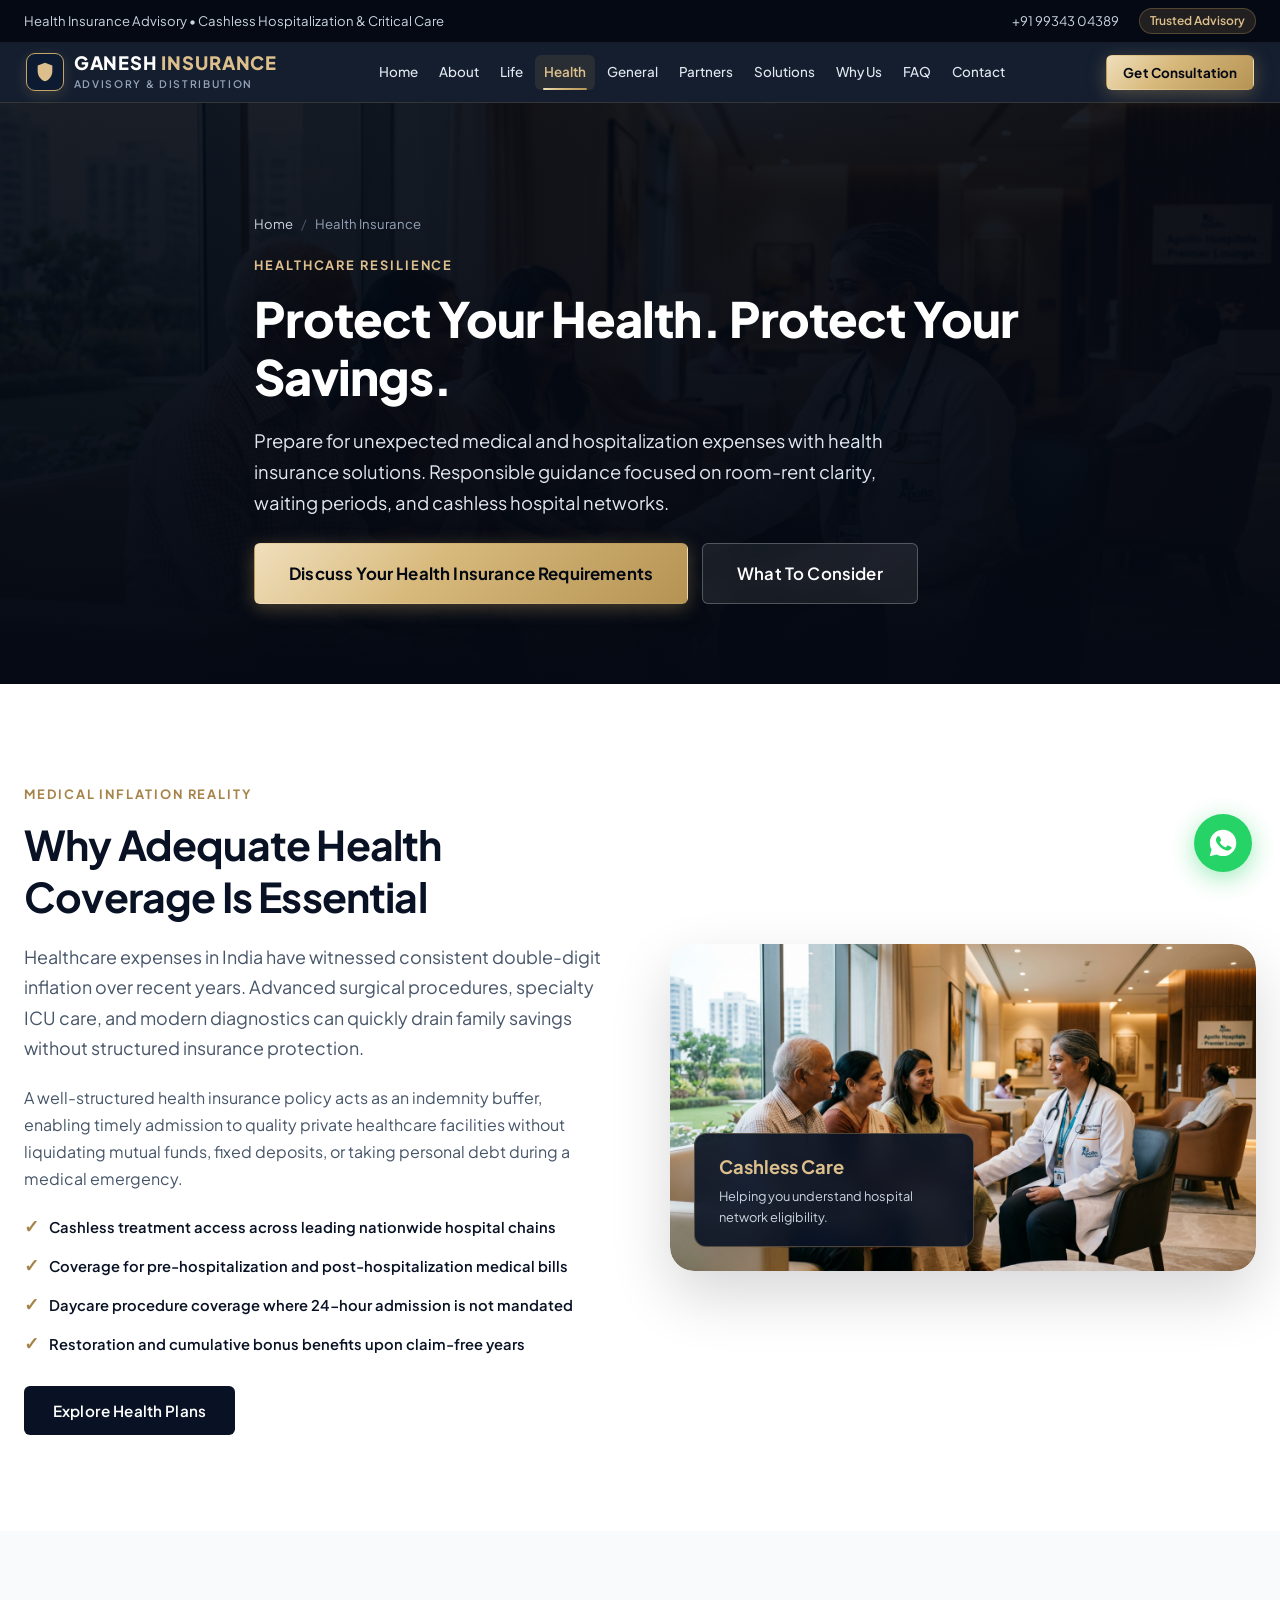
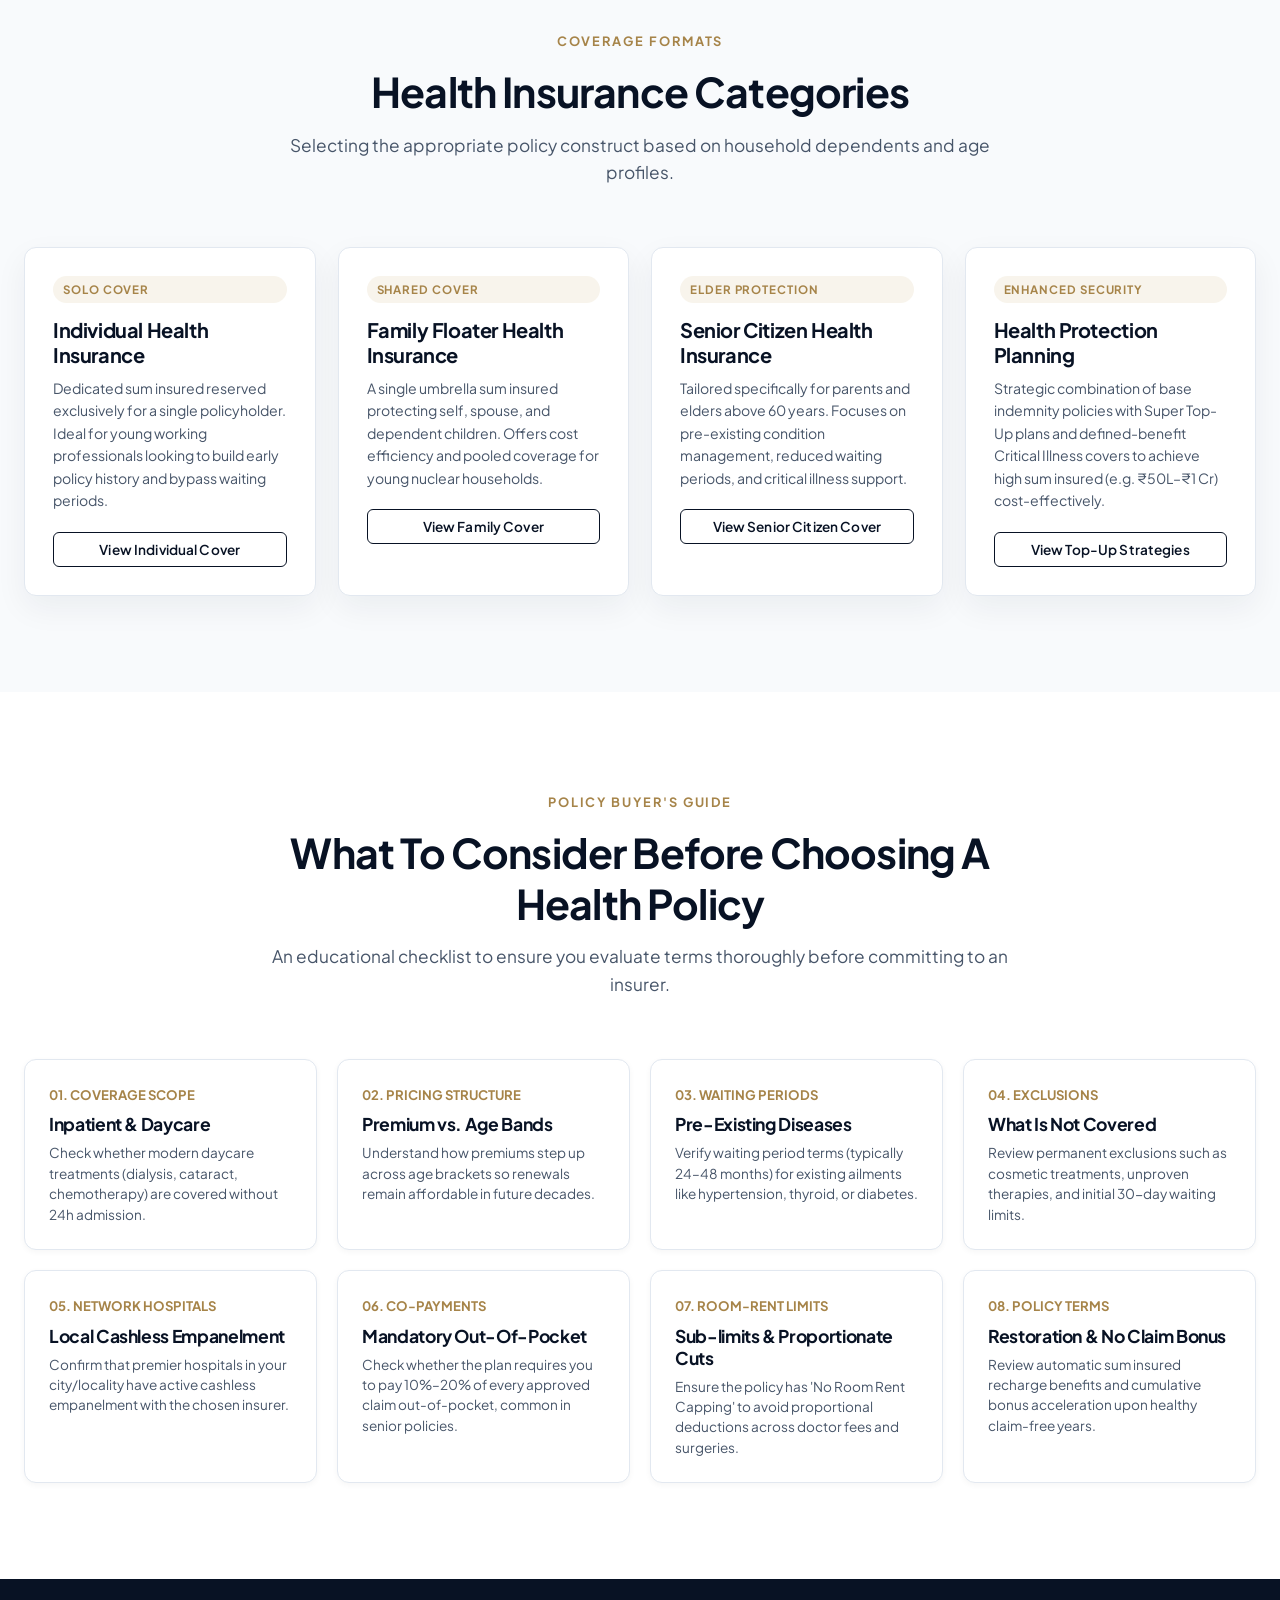
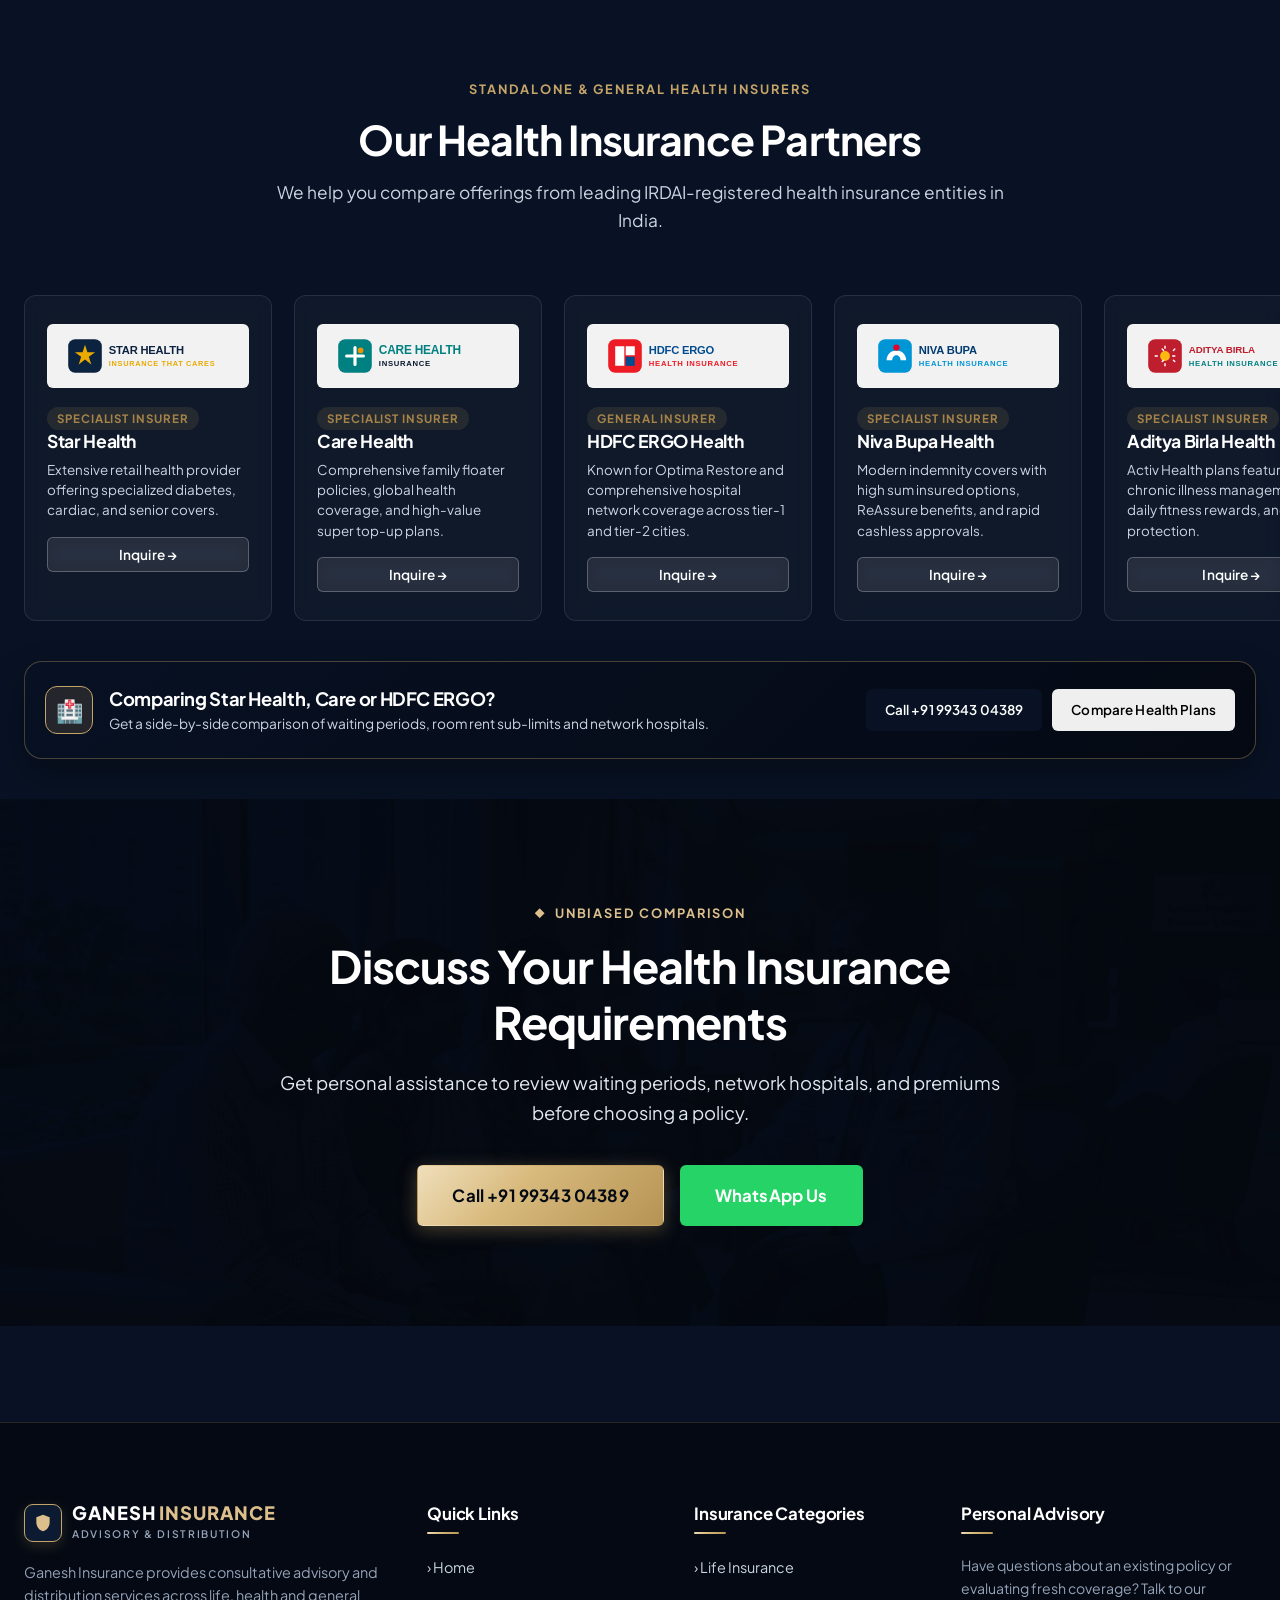
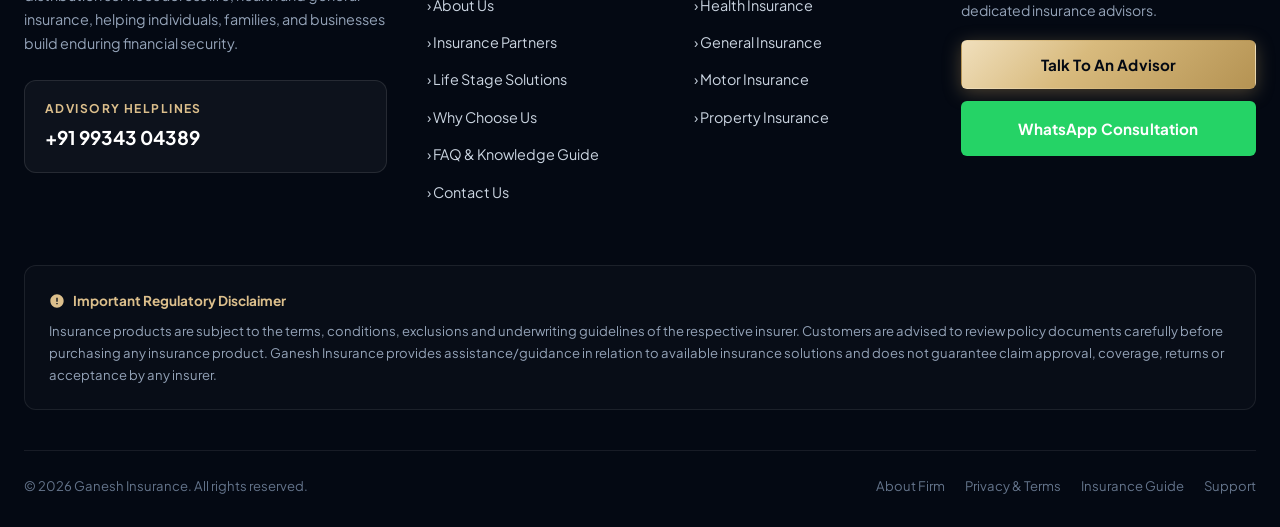
<file: health-insurance.html>
<!DOCTYPE html>
<html lang="en">
<head>
  <meta charset="UTF-8">
  <meta name="viewport" content="width=device-width, initial-scale=1.0">
  <title>Health Insurance Solutions | Ganesh Insurance</title>
  <meta name="description" content="Protect your health and savings with comprehensive health insurance guidance from Ganesh Insurance. Compare network hospitals, waiting periods and covers. Call +91 99343 04389.">
  <link rel="canonical" href="https://ganeshinsurance.in/health-insurance.html">
  <link rel="stylesheet" href="css/style.css">
  <link rel="icon" href="data:image/svg+xml,<svg xmlns='http://www.w3.org/2000/svg' viewBox='0 0 24 24' fill='%23C5A467'><path d='M12 2L4 5v6.09c0 5.05 3.41 9.76 8 10.91 4.59-1.15 8-5.86 8-10.91V5l-8-3z'/></svg>">
</head>
<body>

  <!-- Top Utility Bar -->
  <div class="top-bar">
    <div class="container top-bar-inner">
      <div class="top-bar-left">
        <span class="top-bar-item">Health Insurance Advisory &bull; Cashless Hospitalization &amp; Critical Care</span>
      </div>
      <div class="top-bar-right">
        <a href="tel:+919934304389" class="top-bar-item">+91 99343 04389</a>
        <span class="top-bar-badge">Trusted Advisory</span>
      </div>
    </div>
  </div>

  <!-- Global Sticky Header -->
  <header class="site-header">
    <div class="container header-container">
      <a href="index.html" class="brand-logo" aria-label="Ganesh Insurance Home">
        <div class="logo-symbol">
          <svg width="22" height="22" viewBox="0 0 24 24" fill="currentColor"><path d="M12 2L4 5v6.09c0 5.05 3.41 9.76 8 10.91 4.59-1.15 8-5.86 8-10.91V5l-8-3z"/></svg>
        </div>
        <div class="logo-text-group">
          <span class="brand-name">GANESH <span>INSURANCE</span></span>
          <span class="brand-tagline">Advisory &amp; Distribution</span>
        </div>
      </a>

      <nav class="nav-menu" aria-label="Main Navigation">
        <a href="index.html" class="nav-link">Home</a>
        <a href="about.html" class="nav-link">About</a>
        <a href="life-insurance.html" class="nav-link">Life</a>
        <a href="health-insurance.html" class="nav-link active">Health</a>
        <a href="general-insurance.html" class="nav-link">General</a>
        <a href="partners.html" class="nav-link">Partners</a>
        <a href="solutions.html" class="nav-link">Solutions</a>
        <a href="why-us.html" class="nav-link">Why Us</a>
        <a href="faq.html" class="nav-link">FAQ</a>
        <a href="contact.html" class="nav-link">Contact</a>
      </nav>

      <div class="header-actions">
        <a href="tel:+919934304389" class="phone-quick-link" title="Call Ganesh Insurance">
          <svg width="14" height="14" viewBox="0 0 24 24" fill="currentColor"><path d="M6.62 10.79a15.05 15.05 0 006.59 6.59l2.2-2.2c.27-.27.67-.36 1.02-.24 1.12.37 2.33.57 3.57.57.55 0 1 .45 1 1V20c0 .55-.45 1-1 1-9.39 0-17-7.61-17-17 0-.55.45-1 1-1h3.5c.55 0 1 .45 1 1 0 1.25.2 2.45.57 3.57.11.35.03.74-.25 1.02l-2.2 2.2z"/></svg>
          +91 99343 04389
        </a>
        <button class="btn btn-primary btn-sm open-consult-modal" data-insurance-category="Health Insurance">Get Consultation</button>
        <button class="mobile-nav-toggle" aria-label="Toggle Navigation Menu">
          <svg width="22" height="22" viewBox="0 0 24 24" fill="none" stroke="currentColor" stroke-width="2.2"><line x1="3" y1="12" x2="21" y2="12"></line><line x1="3" y1="6" x2="21" y2="6"></line><line x1="3" y1="18" x2="21" y2="18"></line></svg>
        </button>
      </div>
    </div>
  </header>

  <!-- Mobile Drawer -->
  <div class="mobile-nav-drawer">
    <div class="mobile-drawer-header">
      <div class="logo-text-group">
        <span class="brand-name">GANESH <span>INSURANCE</span></span>
        <span class="brand-tagline">Advisory &amp; Distribution</span>
      </div>
      <button class="mobile-drawer-close" style="background:none; border:none; color:#fff; font-size:24px; cursor:pointer;" aria-label="Close Menu">&times;</button>
    </div>

    <!-- Mobile Drawer Lead Desk -->
    <div class="mobile-drawer-lead-desk">
      <div class="drawer-lead-badge">
        <span class="pulse-dot"></span> Health Advisory Active
      </div>
      <p class="drawer-lead-title">Get tailored Health Insurance comparison from Star Health, Care, HDFC ERGO &amp; Niva Bupa.</p>
      <div class="drawer-lead-actions">
        <a href="tel:+919934304389" class="btn btn-navy btn-sm" style="flex: 1; text-align: center; font-size: 0.8rem; padding: 8px 10px;">
          <svg width="14" height="14" viewBox="0 0 24 24" fill="currentColor" style="vertical-align: middle; margin-right: 4px;"><path d="M6.62 10.79a15.05 15.05 0 006.59 6.59l2.2-2.2c.27-.27.67-.36 1.02-.24 1.12.37 2.33.57 3.57.57.55 0 1 .45 1 1V20c0 .55-.45 1-1 1-9.39 0-17-7.61-17-17 0-.55.45-1 1-1h3.5c.55 0 1 .45 1 1 0 1.25.2 2.45.57 3.57.11.35.03.74-.25 1.02l-2.2 2.2z"/></svg>
          Call Now
        </a>
        <a href="https://wa.me/919934304389?text=Hello%20Ganesh%20Insurance%2C%20I%20would%20like%20to%20get%20health%20insurance%20quotes." target="_blank" rel="noopener noreferrer" class="btn btn-whatsapp btn-sm" style="flex: 1; text-align: center; font-size: 0.8rem; padding: 8px 10px;">
          WhatsApp
        </a>
      </div>
    </div>

    <div class="mobile-menu-links">
      <a href="index.html" class="mobile-menu-link">Home</a>
      <a href="about.html" class="mobile-menu-link">About Us</a>
      <a href="life-insurance.html" class="mobile-menu-link">Life Insurance</a>
      <a href="health-insurance.html" class="mobile-menu-link active">Health Insurance</a>
      <a href="general-insurance.html" class="mobile-menu-link">General Insurance</a>
      <a href="partners.html" class="mobile-menu-link">Insurance Partners</a>
      <a href="solutions.html" class="mobile-menu-link">Insurance Solutions</a>
      <a href="why-us.html" class="mobile-menu-link">Why Choose Us</a>
      <a href="faq.html" class="mobile-menu-link">FAQ &amp; Guide</a>
      <a href="contact.html" class="mobile-menu-link">Contact Us</a>
    </div>
    <div class="mobile-drawer-footer">
      <button class="btn btn-primary open-consult-modal" data-insurance-category="Health Insurance" style="width:100%;">⚡ Request Free Health Quote</button>
      <p class="drawer-compliance-note">Advisory &amp; Distribution Services • India</p>
    </div>
  </div>

  <main>
    <!-- Page Hero -->
    <section class="page-hero">
      <div class="page-hero-bg" style="background-image: url('assets/images/health-hero.jpg');"></div>
      <div class="page-hero-overlay"></div>
      <div class="container page-hero-content">
        <nav class="breadcrumb-nav">
          <a href="index.html">Home</a>
          <span class="separator">/</span>
          <span>Health Insurance</span>
        </nav>
        <div class="eyebrow" style="color: var(--gold-400);">HEALTHCARE RESILIENCE</div>
        <h1 class="page-hero-title">Protect Your Health. Protect Your Savings.</h1>
        <p class="page-hero-desc">
          Prepare for unexpected medical and hospitalization expenses with health insurance solutions. Responsible guidance focused on room-rent clarity, waiting periods, and cashless hospital networks.
        </p>
        <div style="margin-top: 24px; display: flex; gap: 14px; flex-wrap: wrap;">
          <button class="btn btn-primary btn-lg open-consult-modal" data-insurance-category="Health Insurance">Discuss Your Health Insurance Requirements</button>
          <a href="#what-to-consider" class="btn btn-secondary btn-lg">What To Consider</a>
        </div>
      </div>
    </section>

    <!-- SECTION: Why Health Insurance? -->
    <section class="section-spacing">
      <div class="container">
        <div class="split-section-grid" style="align-items: center;">
          <div>
            <div class="eyebrow eyebrow-dark">MEDICAL INFLATION REALITY</div>
            <h2 class="h2-section" style="margin-bottom: 20px;">
              Why Adequate Health Coverage Is Essential
            </h2>
            <p class="lead-text" style="margin-bottom: 20px;">
              Healthcare expenses in India have witnessed consistent double-digit inflation over recent years. Advanced surgical procedures, specialty ICU care, and modern diagnostics can quickly drain family savings without structured insurance protection.
            </p>
            <p style="color: var(--slate-600); line-height: 1.7; margin-bottom: 20px;">
              A well-structured health insurance policy acts as an indemnity buffer, enabling timely admission to quality private healthcare facilities without liquidating mutual funds, fixed deposits, or taking personal debt during a medical emergency.
            </p>
            <ul style="font-size: 0.92rem; color: var(--navy-900); font-weight: 600; display: flex; flex-direction: column; gap: 10px; margin-bottom: 28px;">
              <li style="display: flex; gap: 10px; align-items: center;">
                <span style="color: var(--gold-600); font-size: 1.1rem;">&#10003;</span> Cashless treatment access across leading nationwide hospital chains
              </li>
              <li style="display: flex; gap: 10px; align-items: center;">
                <span style="color: var(--gold-600); font-size: 1.1rem;">&#10003;</span> Coverage for pre-hospitalization and post-hospitalization medical bills
              </li>
              <li style="display: flex; gap: 10px; align-items: center;">
                <span style="color: var(--gold-600); font-size: 1.1rem;">&#10003;</span> Daycare procedure coverage where 24-hour admission is not mandated
              </li>
              <li style="display: flex; gap: 10px; align-items: center;">
                <span style="color: var(--gold-600); font-size: 1.1rem;">&#10003;</span> Restoration and cumulative bonus benefits upon claim-free years
              </li>
            </ul>
            <button class="btn btn-navy open-consult-modal" data-insurance-category="Health Insurance">Explore Health Plans</button>
          </div>

          <div class="split-img-wrapper">
            <img src="assets/images/health-hero.jpg" alt="Doctor consulting Indian family" loading="lazy">
            <div class="split-floating-stat">
              <div class="stat-headline">Cashless Care</div>
              <div class="stat-sub">Helping you understand hospital network eligibility.</div>
            </div>
          </div>
        </div>
      </div>
    </section>

    <!-- SECTION: Health Insurance Categories -->
    <section class="section-spacing" style="background-color: var(--slate-50);">
      <div class="container">
        <div class="section-header">
          <div class="eyebrow eyebrow-dark">COVERAGE FORMATS</div>
          <h2 class="h2-section">Health Insurance Categories</h2>
          <p class="section-subtitle">Selecting the appropriate policy construct based on household dependents and age profiles.</p>
        </div>

        <div class="feature-cards-grid-4">
          <div class="category-card" style="padding: 28px; border-radius: var(--radius-md);">
            <span class="partner-badge-category" style="margin-bottom: 14px;">Solo Cover</span>
            <h3 style="font-size: 1.25rem; margin-bottom: 10px;">Individual Health Insurance</h3>
            <p style="font-size: 0.88rem; color: var(--slate-600); line-height: 1.6; margin-bottom: 20px;">
              Dedicated sum insured reserved exclusively for a single policyholder. Ideal for young working professionals looking to build early policy history and bypass waiting periods.
            </p>
            <button class="btn btn-sm btn-outline-navy open-consult-modal" data-insurance-category="Individual Health" style="width: 100%;">View Individual Cover</button>
          </div>

          <div class="category-card" style="padding: 28px; border-radius: var(--radius-md);">
            <span class="partner-badge-category" style="margin-bottom: 14px;">Shared Cover</span>
            <h3 style="font-size: 1.25rem; margin-bottom: 10px;">Family Floater Health Insurance</h3>
            <p style="font-size: 0.88rem; color: var(--slate-600); line-height: 1.6; margin-bottom: 20px;">
              A single umbrella sum insured protecting self, spouse, and dependent children. Offers cost efficiency and pooled coverage for young nuclear households.
            </p>
            <button class="btn btn-sm btn-outline-navy open-consult-modal" data-insurance-category="Family Floater Health" style="width: 100%;">View Family Cover</button>
          </div>

          <div class="category-card" style="padding: 28px; border-radius: var(--radius-md);">
            <span class="partner-badge-category" style="margin-bottom: 14px;">Elder Protection</span>
            <h3 style="font-size: 1.25rem; margin-bottom: 10px;">Senior Citizen Health Insurance</h3>
            <p style="font-size: 0.88rem; color: var(--slate-600); line-height: 1.6; margin-bottom: 20px;">
              Tailored specifically for parents and elders above 60 years. Focuses on pre-existing condition management, reduced waiting periods, and critical illness support.
            </p>
            <button class="btn btn-sm btn-outline-navy open-consult-modal" data-insurance-category="Senior Citizen Health" style="width: 100%;">View Senior Citizen Cover</button>
          </div>

          <div class="category-card" style="padding: 28px; border-radius: var(--radius-md);">
            <span class="partner-badge-category" style="margin-bottom: 14px;">Enhanced Security</span>
            <h3 style="font-size: 1.25rem; margin-bottom: 10px;">Health Protection Planning</h3>
            <p style="font-size: 0.88rem; color: var(--slate-600); line-height: 1.6; margin-bottom: 20px;">
              Strategic combination of base indemnity policies with Super Top-Up plans and defined-benefit Critical Illness covers to achieve high sum insured (e.g. ₹50L–₹1 Cr) cost-effectively.
            </p>
            <button class="btn btn-sm btn-outline-navy open-consult-modal" data-insurance-category="Super Top-Up &amp; Critical Illness" style="width: 100%;">View Top-Up Strategies</button>
          </div>
        </div>
      </div>
    </section>

    <!-- SECTION: What To Consider (Educational Section) -->
    <section class="section-spacing" id="what-to-consider">
      <div class="container">
        <div class="section-header">
          <div class="eyebrow eyebrow-dark">POLICY BUYER'S GUIDE</div>
          <h2 class="h2-section">What To Consider Before Choosing A Health Policy</h2>
          <p class="section-subtitle">
            An educational checklist to ensure you evaluate terms thoroughly before committing to an insurer.
          </p>
        </div>

        <div style="display: grid; grid-template-columns: repeat(4, 1fr); gap: 20px;">
          <div style="background: var(--white); border: 1px solid var(--slate-200); border-radius: var(--radius-md); padding: 24px; box-shadow: var(--shadow-sm);">
            <div style="font-weight: 700; color: var(--gold-600); font-size: 0.82rem; text-transform: uppercase; margin-bottom: 8px;">01. Coverage Scope</div>
            <h4 style="font-size: 1.1rem; color: var(--navy-900); margin-bottom: 8px;">Inpatient &amp; Daycare</h4>
            <p style="font-size: 0.85rem; color: var(--slate-600); line-height: 1.5;">Check whether modern daycare treatments (dialysis, cataract, chemotherapy) are covered without 24h admission.</p>
          </div>

          <div style="background: var(--white); border: 1px solid var(--slate-200); border-radius: var(--radius-md); padding: 24px; box-shadow: var(--shadow-sm);">
            <div style="font-weight: 700; color: var(--gold-600); font-size: 0.82rem; text-transform: uppercase; margin-bottom: 8px;">02. Pricing Structure</div>
            <h4 style="font-size: 1.1rem; color: var(--navy-900); margin-bottom: 8px;">Premium vs. Age Bands</h4>
            <p style="font-size: 0.85rem; color: var(--slate-600); line-height: 1.5;">Understand how premiums step up across age brackets so renewals remain affordable in future decades.</p>
          </div>

          <div style="background: var(--white); border: 1px solid var(--slate-200); border-radius: var(--radius-md); padding: 24px; box-shadow: var(--shadow-sm);">
            <div style="font-weight: 700; color: var(--gold-600); font-size: 0.82rem; text-transform: uppercase; margin-bottom: 8px;">03. Waiting Periods</div>
            <h4 style="font-size: 1.1rem; color: var(--navy-900); margin-bottom: 8px;">Pre-Existing Diseases</h4>
            <p style="font-size: 0.85rem; color: var(--slate-600); line-height: 1.5;">Verify waiting period terms (typically 24–48 months) for existing ailments like hypertension, thyroid, or diabetes.</p>
          </div>

          <div style="background: var(--white); border: 1px solid var(--slate-200); border-radius: var(--radius-md); padding: 24px; box-shadow: var(--shadow-sm);">
            <div style="font-weight: 700; color: var(--gold-600); font-size: 0.82rem; text-transform: uppercase; margin-bottom: 8px;">04. Exclusions</div>
            <h4 style="font-size: 1.1rem; color: var(--navy-900); margin-bottom: 8px;">What Is Not Covered</h4>
            <p style="font-size: 0.85rem; color: var(--slate-600); line-height: 1.5;">Review permanent exclusions such as cosmetic treatments, unproven therapies, and initial 30-day waiting limits.</p>
          </div>

          <div style="background: var(--white); border: 1px solid var(--slate-200); border-radius: var(--radius-md); padding: 24px; box-shadow: var(--shadow-sm);">
            <div style="font-weight: 700; color: var(--gold-600); font-size: 0.82rem; text-transform: uppercase; margin-bottom: 8px;">05. Network Hospitals</div>
            <h4 style="font-size: 1.1rem; color: var(--navy-900); margin-bottom: 8px;">Local Cashless Empanelment</h4>
            <p style="font-size: 0.85rem; color: var(--slate-600); line-height: 1.5;">Confirm that premier hospitals in your city/locality have active cashless empanelment with the chosen insurer.</p>
          </div>

          <div style="background: var(--white); border: 1px solid var(--slate-200); border-radius: var(--radius-md); padding: 24px; box-shadow: var(--shadow-sm);">
            <div style="font-weight: 700; color: var(--gold-600); font-size: 0.82rem; text-transform: uppercase; margin-bottom: 8px;">06. Co-payments</div>
            <h4 style="font-size: 1.1rem; color: var(--navy-900); margin-bottom: 8px;">Mandatory Out-Of-Pocket</h4>
            <p style="font-size: 0.85rem; color: var(--slate-600); line-height: 1.5;">Check whether the plan requires you to pay 10%–20% of every approved claim out-of-pocket, common in senior policies.</p>
          </div>

          <div style="background: var(--white); border: 1px solid var(--slate-200); border-radius: var(--radius-md); padding: 24px; box-shadow: var(--shadow-sm);">
            <div style="font-weight: 700; color: var(--gold-600); font-size: 0.82rem; text-transform: uppercase; margin-bottom: 8px;">07. Room-Rent Limits</div>
            <h4 style="font-size: 1.1rem; color: var(--navy-900); margin-bottom: 8px;">Sub-limits &amp; Proportionate Cuts</h4>
            <p style="font-size: 0.85rem; color: var(--slate-600); line-height: 1.5;">Ensure the policy has 'No Room Rent Capping' to avoid proportional deductions across doctor fees and surgeries.</p>
          </div>

          <div style="background: var(--white); border: 1px solid var(--slate-200); border-radius: var(--radius-md); padding: 24px; box-shadow: var(--shadow-sm);">
            <div style="font-weight: 700; color: var(--gold-600); font-size: 0.82rem; text-transform: uppercase; margin-bottom: 8px;">08. Policy Terms</div>
            <h4 style="font-size: 1.1rem; color: var(--navy-900); margin-bottom: 8px;">Restoration &amp; No Claim Bonus</h4>
            <p style="font-size: 0.85rem; color: var(--slate-600); line-height: 1.5;">Review automatic sum insured recharge benefits and cumulative bonus acceleration upon healthy claim-free years.</p>
          </div>
        </div>
      </div>
    </section>

    <!-- SECTION: Health Insurance Partners -->
    <section class="section-spacing section-dark">
      <div class="container">
        <div class="section-header">
          <div class="eyebrow">STANDALONE &amp; GENERAL HEALTH INSURERS</div>
          <h2 class="h2-section">Our Health Insurance Partners</h2>
          <p class="section-subtitle">We help you compare offerings from leading IRDAI-registered health insurance entities in India.</p>
        </div>

        <div class="partner-cards-grid" style="grid-template-columns: repeat(5, 1fr);">
          <div class="feature-card-dark">
            <div class="partner-logo-box">
              <img src="assets/logos/star-health.svg" alt="Star Health Insurance Logo" class="partner-logo-img" loading="lazy">
            </div>
            <span class="partner-badge-category">Specialist Insurer</span>
            <h4 style="font-size: 1.1rem; color: #fff; margin-bottom: 8px;">Star Health</h4>
            <p style="font-size: 0.84rem; color: var(--slate-300); line-height: 1.5; margin-bottom: 16px;">
              Extensive retail health provider offering specialized diabetes, cardiac, and senior covers.
            </p>
            <button class="btn btn-sm btn-secondary open-consult-modal" data-insurance-category="Star Health" style="width: 100%;">Inquire &rarr;</button>
          </div>

          <div class="feature-card-dark">
            <div class="partner-logo-box">
              <img src="assets/logos/care-health.svg" alt="Care Health Insurance Logo" class="partner-logo-img" loading="lazy">
            </div>
            <span class="partner-badge-category">Specialist Insurer</span>
            <h4 style="font-size: 1.1rem; color: #fff; margin-bottom: 8px;">Care Health</h4>
            <p style="font-size: 0.84rem; color: var(--slate-300); line-height: 1.5; margin-bottom: 16px;">
              Comprehensive family floater policies, global health coverage, and high-value super top-up plans.
            </p>
            <button class="btn btn-sm btn-secondary open-consult-modal" data-insurance-category="Care Health" style="width: 100%;">Inquire &rarr;</button>
          </div>

          <div class="feature-card-dark">
            <div class="partner-logo-box">
              <img src="assets/logos/hdfc-ergo.svg" alt="HDFC ERGO Health Insurance Logo" class="partner-logo-img" loading="lazy">
            </div>
            <span class="partner-badge-category">General Insurer</span>
            <h4 style="font-size: 1.1rem; color: #fff; margin-bottom: 8px;">HDFC ERGO Health</h4>
            <p style="font-size: 0.84rem; color: var(--slate-300); line-height: 1.5; margin-bottom: 16px;">
              Known for Optima Restore and comprehensive hospital network coverage across tier-1 and tier-2 cities.
            </p>
            <button class="btn btn-sm btn-secondary open-consult-modal" data-insurance-category="HDFC ERGO Health" style="width: 100%;">Inquire &rarr;</button>
          </div>

          <div class="feature-card-dark">
            <div class="partner-logo-box">
              <img src="assets/logos/niva-bupa.svg" alt="Niva Bupa Health Insurance Logo" class="partner-logo-img" loading="lazy">
            </div>
            <span class="partner-badge-category">Specialist Insurer</span>
            <h4 style="font-size: 1.1rem; color: #fff; margin-bottom: 8px;">Niva Bupa Health</h4>
            <p style="font-size: 0.84rem; color: var(--slate-300); line-height: 1.5; margin-bottom: 16px;">
              Modern indemnity covers with high sum insured options, ReAssure benefits, and rapid cashless approvals.
            </p>
            <button class="btn btn-sm btn-secondary open-consult-modal" data-insurance-category="Niva Bupa Health" style="width: 100%;">Inquire &rarr;</button>
          </div>

          <div class="feature-card-dark">
            <div class="partner-logo-box">
              <img src="assets/logos/aditya-birla-health.svg" alt="Aditya Birla Health Insurance Logo" class="partner-logo-img" loading="lazy">
            </div>
            <span class="partner-badge-category">Specialist Insurer</span>
            <h4 style="font-size: 1.1rem; color: #fff; margin-bottom: 8px;">Aditya Birla Health</h4>
            <p style="font-size: 0.84rem; color: var(--slate-300); line-height: 1.5; margin-bottom: 16px;">
              Activ Health plans featuring chronic illness management, daily fitness rewards, and holistic protection.
            </p>
            <button class="btn btn-sm btn-secondary open-consult-modal" data-insurance-category="Aditya Birla Health" style="width: 100%;">Inquire &rarr;</button>
          </div>
        </div>
      </div>
    <!-- Mobile In-Content Lead Strip -->
    <div class="container">
      <div class="mobile-lead-strip">
        <div class="mobile-lead-strip-content">
          <div class="strip-icon">🏥</div>
          <div class="strip-text">
            <h4>Comparing Star Health, Care or HDFC ERGO?</h4>
            <p>Get a side-by-side comparison of waiting periods, room rent sub-limits and network hospitals.</p>
          </div>
        </div>
        <div class="strip-actions">
          <a href="tel:+919934304389" class="btn btn-navy">Call +91 99343 04389</a>
          <button class="btn btn-gold open-consult-modal" data-insurance-category="Health Insurance">Compare Health Plans</button>
        </div>
      </div>
    </div>

    <!-- Final CTA Banner -->
    <section class="final-cta-section">
      <div class="final-cta-bg" style="background-image: url('assets/images/health-hero.jpg');"></div>
      <div class="container">
        <div class="final-cta-content">
          <div class="eyebrow" style="color: var(--gold-400); justify-content: center;">
            <span>&#9670;</span> UNBIASED COMPARISON
          </div>
          <h2>Discuss Your Health Insurance Requirements</h2>
          <p>Get personal assistance to review waiting periods, network hospitals, and premiums before choosing a policy.</p>
          <div class="final-cta-buttons">
            <a href="tel:+919934304389" class="btn btn-primary btn-lg">Call +91 99343 04389</a>
            <a href="https://wa.me/919934304389?text=Hello%20Ganesh%20Insurance%2C%20I%20would%20like%20to%20know%20more%20about%20your%20insurance%20solutions." target="_blank" rel="noopener noreferrer" class="btn btn-whatsapp btn-lg">WhatsApp Us</a>
          </div>
        </div>
      </div>
    </section>
  </main>

  <!-- Global Footer -->
  <footer class="site-footer">
    <div class="container">
      <div class="footer-top-grid">
        <div>
          <div class="brand-logo" style="margin-bottom: 18px;">
            <div class="logo-symbol">
              <svg width="20" height="20" viewBox="0 0 24 24" fill="currentColor"><path d="M12 2L4 5v6.09c0 5.05 3.41 9.76 8 10.91 4.59-1.15 8-5.86 8-10.91V5l-8-3z"/></svg>
            </div>
            <div class="logo-text-group">
              <span class="brand-name">GANESH <span>INSURANCE</span></span>
              <span class="brand-tagline">Advisory &amp; Distribution</span>
            </div>
          </div>
          <p style="font-size: 0.9rem; line-height: 1.65; color: var(--slate-400); margin-bottom: 24px;">
            Ganesh Insurance provides consultative advisory and distribution services across life, health and general insurance, helping individuals, families, and businesses build enduring financial security.
          </p>
          <div class="footer-contact-card">
            <div class="footer-contact-label">Advisory Helplines</div>
            <a href="tel:+919934304389" class="footer-contact-phone">+91 99343 04389</a>
          </div>
        </div>
        <div>
          <h4 class="footer-col-title">Quick Links</h4>
          <ul class="footer-nav-list">
            <li><a href="index.html" class="footer-nav-link">&rsaquo; Home</a></li>
            <li><a href="about.html" class="footer-nav-link">&rsaquo; About Us</a></li>
            <li><a href="partners.html" class="footer-nav-link">&rsaquo; Insurance Partners</a></li>
            <li><a href="solutions.html" class="footer-nav-link">&rsaquo; Life Stage Solutions</a></li>
            <li><a href="why-us.html" class="footer-nav-link">&rsaquo; Why Choose Us</a></li>
            <li><a href="faq.html" class="footer-nav-link">&rsaquo; FAQ &amp; Knowledge Guide</a></li>
            <li><a href="contact.html" class="footer-nav-link">&rsaquo; Contact Us</a></li>
          </ul>
        </div>
        <div>
          <h4 class="footer-col-title">Insurance Categories</h4>
          <ul class="footer-nav-list">
            <li><a href="life-insurance.html" class="footer-nav-link">&rsaquo; Life Insurance</a></li>
            <li><a href="health-insurance.html" class="footer-nav-link">&rsaquo; Health Insurance</a></li>
            <li><a href="general-insurance.html" class="footer-nav-link">&rsaquo; General Insurance</a></li>
            <li><a href="general-insurance.html#motor" class="footer-nav-link">&rsaquo; Motor Insurance</a></li>
            <li><a href="general-insurance.html#property" class="footer-nav-link">&rsaquo; Property Insurance</a></li>
          </ul>
        </div>
        <div>
          <h4 class="footer-col-title">Personal Advisory</h4>
          <p style="font-size: 0.88rem; color: var(--slate-400); margin-bottom: 18px; line-height: 1.6;">
            Have questions about an existing policy or evaluating fresh coverage? Talk to our dedicated insurance advisors.
          </p>
          <button class="btn btn-primary open-consult-modal" style="width: 100%; margin-bottom: 12px;">Talk To An Advisor</button>
          <a href="https://wa.me/919934304389?text=Hello%20Ganesh%20Insurance%2C%20I%20would%20like%20to%20know%20more%20about%20your%20insurance%20solutions." target="_blank" rel="noopener noreferrer" class="btn btn-whatsapp" style="width: 100%;">WhatsApp Consultation</a>
        </div>
      </div>
      <div class="footer-disclaimer-card">
        <div class="footer-disclaimer-title">
          <svg width="16" height="16" viewBox="0 0 24 24" fill="currentColor"><path d="M12 2C6.48 2 2 6.48 2 12s4.48 10 10 10 10-4.48 10-10S17.52 2 12 2zm1 15h-2v-2h2v2zm0-4h-2V7h2v6z"/></svg>
          Important Regulatory Disclaimer
        </div>
        <p>
          Insurance products are subject to the terms, conditions, exclusions and underwriting guidelines of the respective insurer. Customers are advised to review policy documents carefully before purchasing any insurance product. Ganesh Insurance provides assistance/guidance in relation to available insurance solutions and does not guarantee claim approval, coverage, returns or acceptance by any insurer.
        </p>
      </div>
      <div class="footer-bottom-bar">
        <div>&copy; 2026 Ganesh Insurance. All rights reserved.</div>
        <div class="footer-bottom-links">
          <a href="about.html">About Firm</a>
          <a href="contact.html">Privacy &amp; Terms</a>
          <a href="faq.html">Insurance Guide</a>
          <a href="contact.html">Support</a>
        </div>
      </div>
    </div>
  </footer>

  <!-- Floating WhatsApp Quick Button -->
  <a href="https://wa.me/919934304389?text=Hello%20Ganesh%20Insurance%2C%20I%20would%20like%20to%20know%20more%20about%20your%20insurance%20solutions." target="_blank" rel="noopener noreferrer" class="floating-whatsapp-btn" aria-label="Chat with Ganesh Insurance on WhatsApp">
    <svg width="32" height="32" viewBox="0 0 24 24" fill="currentColor"><path d="M12.04 2c-5.46 0-9.91 4.45-9.91 9.91 0 1.75.46 3.45 1.32 4.95L2.05 22l5.25-1.38c1.45.79 3.08 1.21 4.74 1.21 5.46 0 9.91-4.45 9.91-9.91 0-2.65-1.03-5.14-2.9-7.01A9.816 9.816 0 0012.04 2zm5.79 14.28c-.24.68-1.39 1.25-1.92 1.33-.5.07-1.14.1-3.32-.8-2.79-1.15-4.57-3.99-4.71-4.18-.14-.18-1.14-1.52-1.14-2.9 0-1.38.72-2.06.98-2.35.26-.28.56-.35.75-.35.19 0 .38 0 .54.01.18.01.41-.07.64.48.24.57.81 1.99.88 2.14.07.14.12.31.02.5-.09.19-.14.31-.29.48-.14.17-.3.38-.43.51-.14.14-.29.3-.12.59.17.29.75 1.24 1.62 2.01 1.11.99 2.05 1.3 2.34 1.44.29.14.46.12.63-.07.17-.19.72-.84.91-1.13.19-.29.38-.24.64-.14.26.09 1.67.79 1.96.93.29.14.48.22.55.33.07.12.07.69-.17 1.37z"/></svg>
    <span class="tooltip">Chat on WhatsApp</span>
  </a>

  <!-- High-Converting Mobile Lead Sticky Bar -->
  <div class="mobile-sticky-action-bar" role="region" aria-label="Quick Mobile Leads Bar">
    <a href="tel:+919934304389" class="mobile-lead-btn mobile-call-btn" title="Call Advisor Now">
      <span class="lead-pulse-indicator"></span>
      <svg width="17" height="17" viewBox="0 0 24 24" fill="currentColor"><path d="M6.62 10.79a15.05 15.05 0 006.59 6.59l2.2-2.2c.27-.27.67-.36 1.02-.24 1.12.37 2.33.57 3.57.57.55 0 1 .45 1 1V20c0 .55-.45 1-1 1-9.39 0-17-7.61-17-17 0-.55.45-1 1-1h3.5c.55 0 1 .45 1 1 0 1.25.2 2.45.57 3.57.11.35.03.74-.25 1.02l-2.2 2.2z"/></svg>
      <div class="lead-btn-text">
        <span class="lead-btn-main">Call Advisor</span>
        <span class="lead-btn-sub">+91 99343 04389</span>
      </div>
    </a>
    <a href="https://wa.me/919934304389?text=Hello%20Ganesh%20Insurance%2C%20I%20would%20like%20to%20get%20health%20insurance%20quotes." target="_blank" rel="noopener noreferrer" class="mobile-lead-btn mobile-wa-btn" title="Chat on WhatsApp">
      <svg width="17" height="17" viewBox="0 0 24 24" fill="currentColor"><path d="M12.04 2c-5.46 0-9.91 4.45-9.91 9.91 0 1.75.46 3.45 1.32 4.95L2.05 22l5.25-1.38c1.45.79 3.08 1.21 4.74 1.21 5.46 0 9.91-4.45 9.91-9.91 0-2.65-1.03-5.14-2.9-7.01A9.816 9.816 0 0012.04 2z"/></svg>
      <div class="lead-btn-text">
        <span class="lead-btn-main">WhatsApp</span>
        <span class="lead-btn-sub">Instant Reply</span>
      </div>
    </a>
    <button class="mobile-lead-btn mobile-quote-btn open-consult-modal" data-insurance-category="Health Insurance" title="Request Callback">
      <svg width="17" height="17" viewBox="0 0 24 24" fill="none" stroke="currentColor" stroke-width="2.2"><path d="M13 2L3 14h9l-1 8 10-12h-9l1-8z"/></svg>
      <div class="lead-btn-text">
        <span class="lead-btn-main">Get Callback</span>
        <span class="lead-btn-sub">Free Quote</span>
      </div>
    </button>
  </div>

  <!-- Interactive Consultation Modal Dialog -->
  <div class="modal-backdrop" aria-hidden="true" role="dialog">
    <div class="modal-dialog">
      <div class="modal-header">
        <div>
          <h3 class="modal-title">Health Insurance Consultation</h3>
          <p class="modal-subtitle">Connect with a senior Ganesh Insurance advisor</p>
        </div>
        <button class="modal-close-btn" aria-label="Close dialog">&times;</button>
      </div>
      <div class="modal-body">
        <form id="consultationForm">
          <div class="form-group-grid">
            <div class="form-field">
              <label for="modalFullName">Full Name *</label>
              <input type="text" id="modalFullName" name="fullName" required placeholder="e.g. Ramesh Sharma">
            </div>
            <div class="form-field">
              <label for="modalMobileNumber">Mobile Number *</label>
              <input type="tel" id="modalMobileNumber" name="mobileNumber" pattern="[0-9]{10}" required placeholder="10-digit mobile number">
            </div>
          </div>
          <div class="form-group-grid">
            <div class="form-field">
              <label for="modalCity">City / Location *</label>
              <input type="text" id="modalCity" name="city" required placeholder="e.g. Mumbai, Pune, Delhi">
            </div>
            <div class="form-field">
              <label for="modalInsuranceReq">Insurance Requirement *</label>
              <select id="modalInsuranceReq" name="insuranceRequirement" required>
                <option value="Health Insurance" selected>Health Insurance</option>
                <option value="Family Floater Health">Family Floater Health</option>
                <option value="Senior Citizen Health">Senior Citizen Health</option>
                <option value="Life Insurance">Life Insurance</option>
                <option value="Motor Insurance">Motor Insurance</option>
              </select>
            </div>
          </div>
          <div class="form-field">
            <label for="modalMessage">Query / Existing Illness Details (Optional)</label>
            <textarea id="modalMessage" name="message" rows="3" placeholder="Tell us if evaluating new cover, porting, or adding family members..."></textarea>
          </div>
          <button type="submit" class="btn btn-primary" style="width: 100%; margin-top: 10px;">Request Health Consultation</button>
        </form>
      </div>
    </div>
  </div>

  <script src="js/main.js"></script>
</body>
</html>
</file>
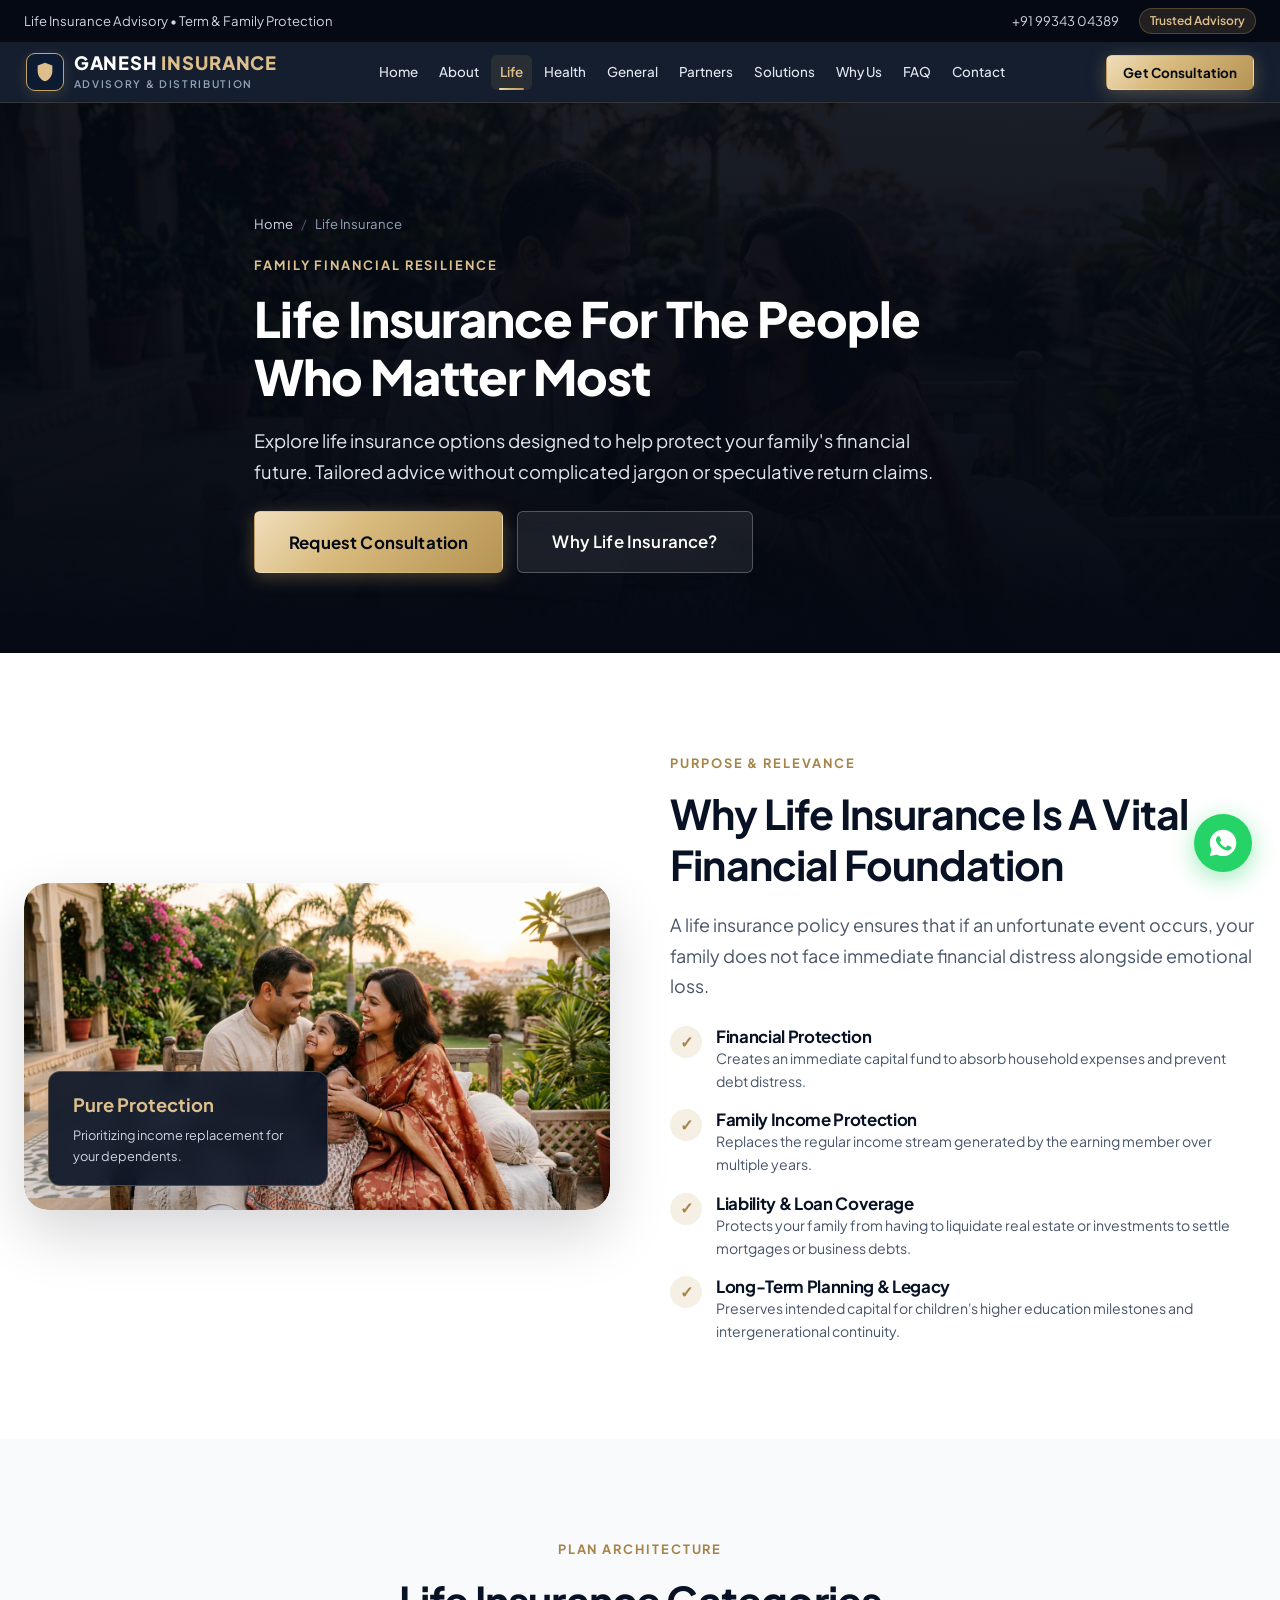
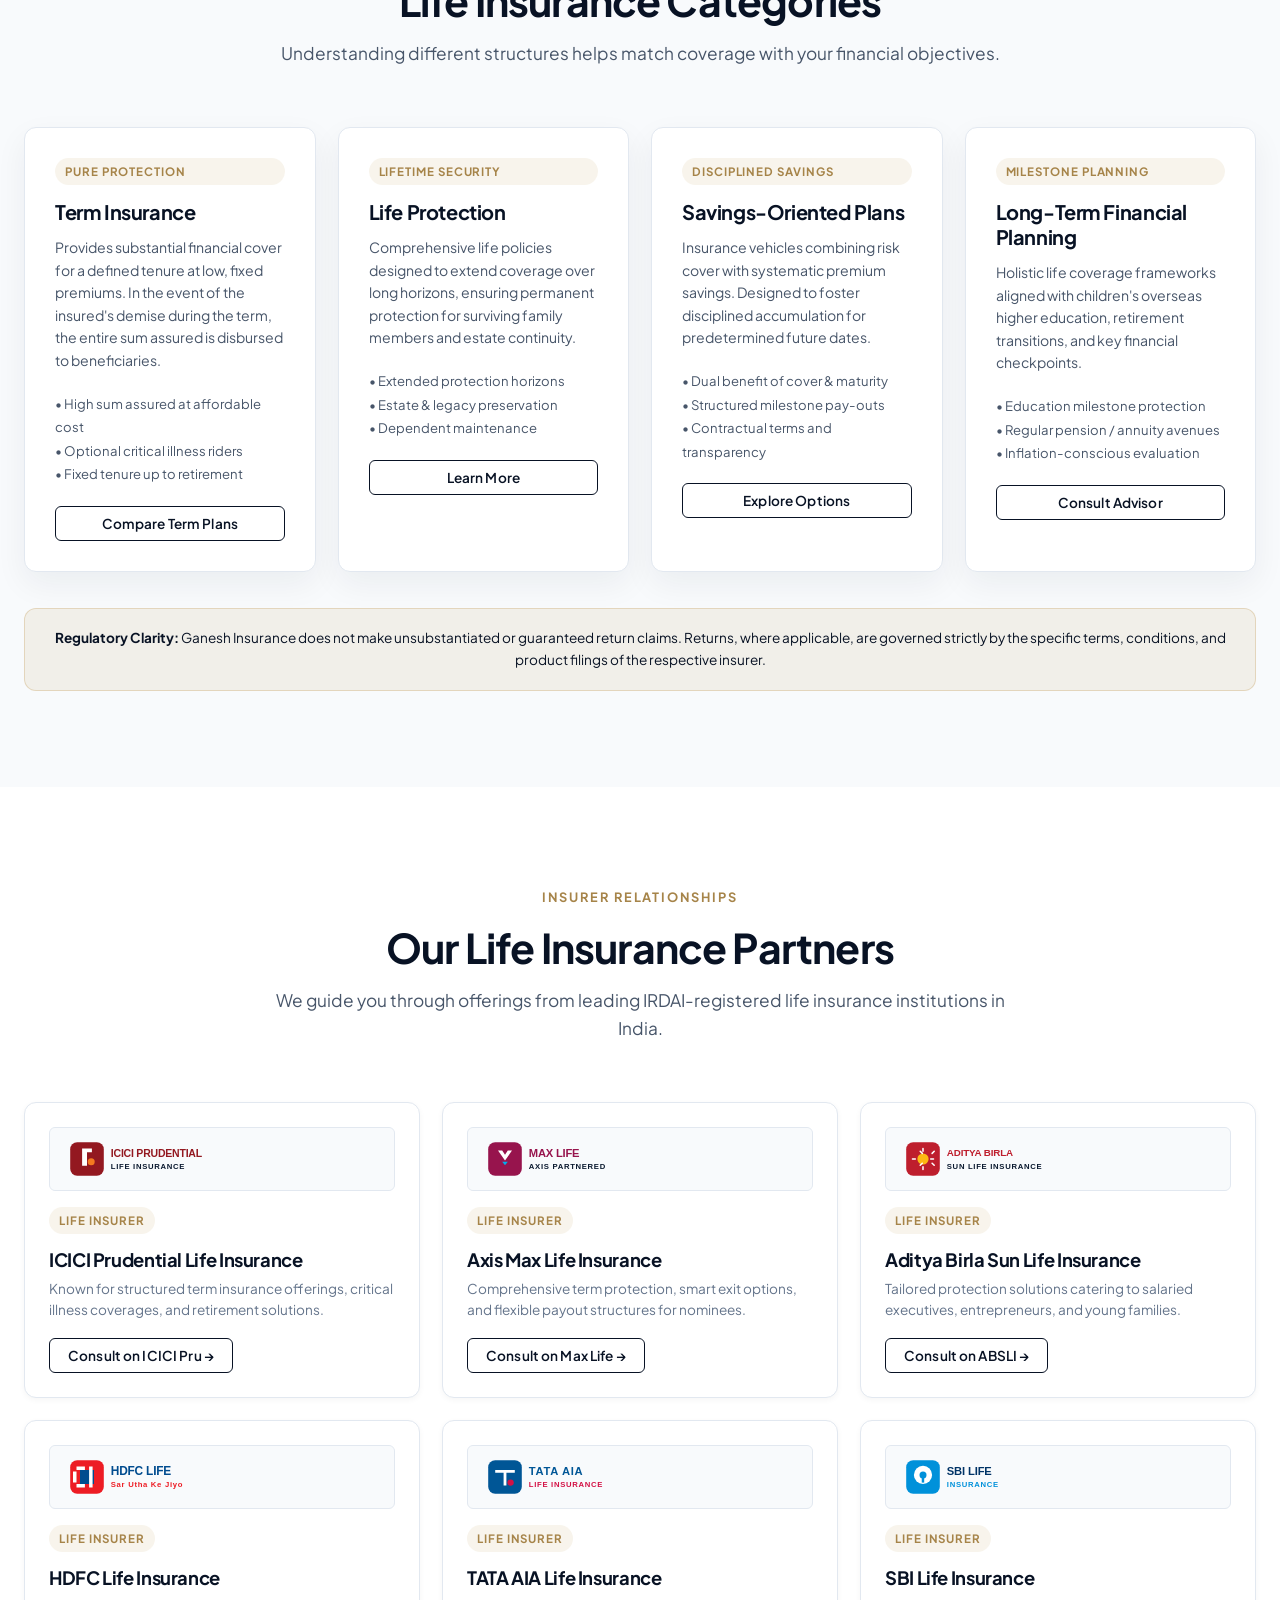
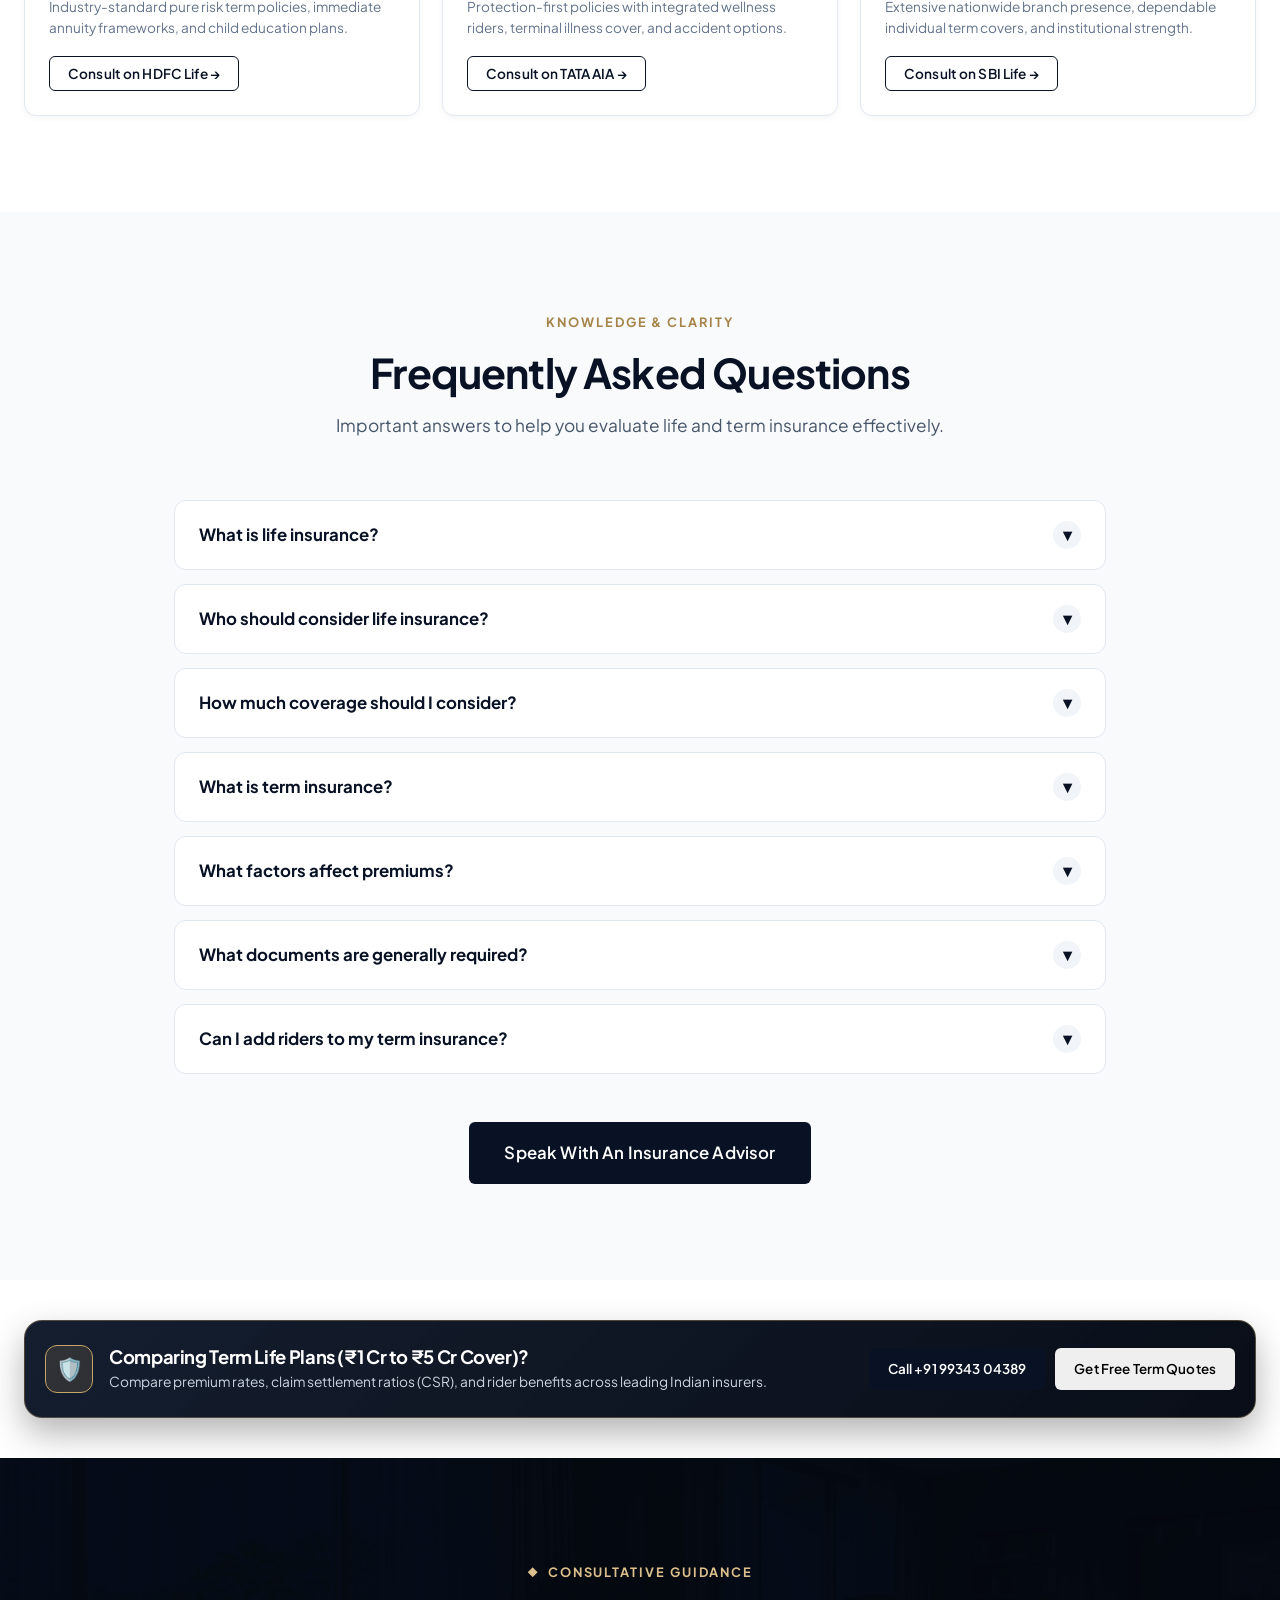
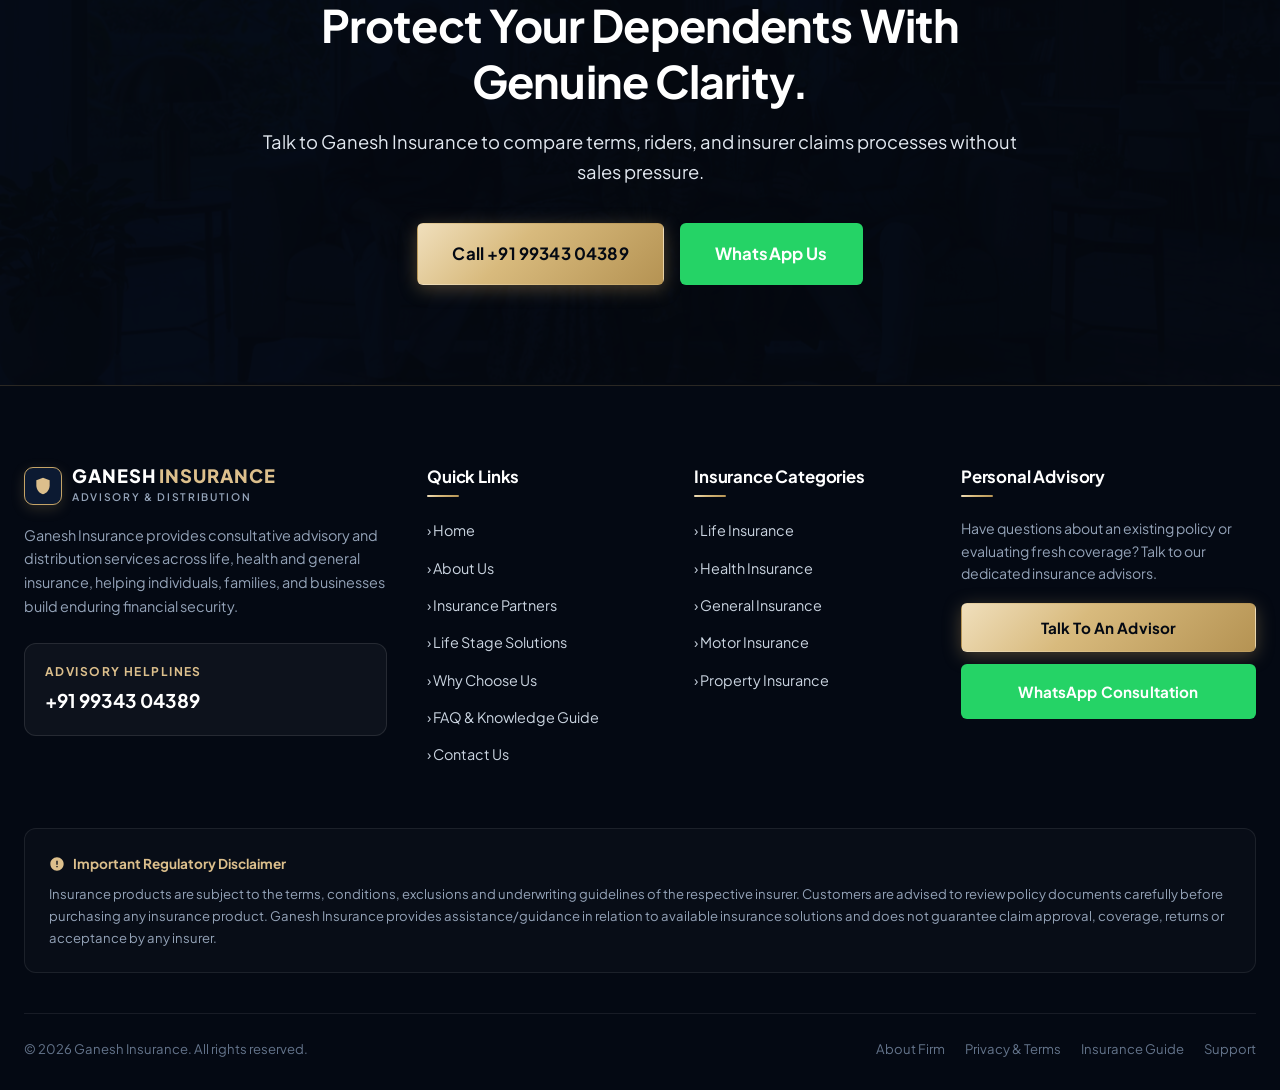
<file: life-insurance.html>
<!DOCTYPE html>
<html lang="en">
<head>
  <meta charset="UTF-8">
  <meta name="viewport" content="width=device-width, initial-scale=1.0">
  <title>Life Insurance Solutions | Ganesh Insurance</title>
  <meta name="description" content="Explore life and term insurance options designed to protect your family's financial future with Ganesh Insurance. Independent advisory in India. Call +91 99343 04389.">
  <link rel="canonical" href="https://ganeshinsurance.in/life-insurance.html">
  <link rel="stylesheet" href="css/style.css">
  <link rel="icon" href="data:image/svg+xml,<svg xmlns='http://www.w3.org/2000/svg' viewBox='0 0 24 24' fill='%23C5A467'><path d='M12 2L4 5v6.09c0 5.05 3.41 9.76 8 10.91 4.59-1.15 8-5.86 8-10.91V5l-8-3z'/></svg>">
</head>
<body>

  <!-- Top Utility Bar -->
  <div class="top-bar">
    <div class="container top-bar-inner">
      <div class="top-bar-left">
        <span class="top-bar-item">Life Insurance Advisory &bull; Term &amp; Family Protection</span>
      </div>
      <div class="top-bar-right">
        <a href="tel:+919934304389" class="top-bar-item">+91 99343 04389</a>
        <span class="top-bar-badge">Trusted Advisory</span>
      </div>
    </div>
  </div>

  <!-- Global Sticky Header -->
  <header class="site-header">
    <div class="container header-container">
      <a href="index.html" class="brand-logo" aria-label="Ganesh Insurance Home">
        <div class="logo-symbol">
          <svg width="22" height="22" viewBox="0 0 24 24" fill="currentColor"><path d="M12 2L4 5v6.09c0 5.05 3.41 9.76 8 10.91 4.59-1.15 8-5.86 8-10.91V5l-8-3z"/></svg>
        </div>
        <div class="logo-text-group">
          <span class="brand-name">GANESH <span>INSURANCE</span></span>
          <span class="brand-tagline">Advisory &amp; Distribution</span>
        </div>
      </a>

      <nav class="nav-menu" aria-label="Main Navigation">
        <a href="index.html" class="nav-link">Home</a>
        <a href="about.html" class="nav-link">About</a>
        <a href="life-insurance.html" class="nav-link active">Life</a>
        <a href="health-insurance.html" class="nav-link">Health</a>
        <a href="general-insurance.html" class="nav-link">General</a>
        <a href="partners.html" class="nav-link">Partners</a>
        <a href="solutions.html" class="nav-link">Solutions</a>
        <a href="why-us.html" class="nav-link">Why Us</a>
        <a href="faq.html" class="nav-link">FAQ</a>
        <a href="contact.html" class="nav-link">Contact</a>
      </nav>

      <div class="header-actions">
        <a href="tel:+919934304389" class="phone-quick-link" title="Call Ganesh Insurance">
          <svg width="14" height="14" viewBox="0 0 24 24" fill="currentColor"><path d="M6.62 10.79a15.05 15.05 0 006.59 6.59l2.2-2.2c.27-.27.67-.36 1.02-.24 1.12.37 2.33.57 3.57.57.55 0 1 .45 1 1V20c0 .55-.45 1-1 1-9.39 0-17-7.61-17-17 0-.55.45-1 1-1h3.5c.55 0 1 .45 1 1 0 1.25.2 2.45.57 3.57.11.35.03.74-.25 1.02l-2.2 2.2z"/></svg>
          +91 99343 04389
        </a>
        <button class="btn btn-primary btn-sm open-consult-modal" data-insurance-category="Life Insurance">Get Consultation</button>
        <button class="mobile-nav-toggle" aria-label="Toggle Navigation Menu">
          <svg width="22" height="22" viewBox="0 0 24 24" fill="none" stroke="currentColor" stroke-width="2.2"><line x1="3" y1="12" x2="21" y2="12"></line><line x1="3" y1="6" x2="21" y2="6"></line><line x1="3" y1="18" x2="21" y2="18"></line></svg>
        </button>
      </div>
    </div>
  </header>

  <!-- Mobile Drawer -->
  <div class="mobile-nav-drawer">
    <div class="mobile-drawer-header">
      <div class="logo-text-group">
        <span class="brand-name">GANESH <span>INSURANCE</span></span>
        <span class="brand-tagline">Advisory &amp; Distribution</span>
      </div>
      <button class="mobile-drawer-close" style="background:none; border:none; color:#fff; font-size:24px; cursor:pointer;" aria-label="Close Menu">&times;</button>
    </div>

    <!-- Mobile Drawer Lead Desk -->
    <div class="mobile-drawer-lead-desk">
      <div class="drawer-lead-badge">
        <span class="pulse-dot"></span> Life Advisory Active
      </div>
      <p class="drawer-lead-title">Compare Term Life quotes from HDFC Life, Tata AIA, ICICI Pru &amp; Max Life.</p>
      <div class="drawer-lead-actions">
        <a href="tel:+919934304389" class="btn btn-navy btn-sm" style="flex: 1; text-align: center; font-size: 0.8rem; padding: 8px 10px;">
          <svg width="14" height="14" viewBox="0 0 24 24" fill="currentColor" style="vertical-align: middle; margin-right: 4px;"><path d="M6.62 10.79a15.05 15.05 0 006.59 6.59l2.2-2.2c.27-.27.67-.36 1.02-.24 1.12.37 2.33.57 3.57.57.55 0 1 .45 1 1V20c0 .55-.45 1-1 1-9.39 0-17-7.61-17-17 0-.55.45-1 1-1h3.5c.55 0 1 .45 1 1 0 1.25.2 2.45.57 3.57.11.35.03.74-.25 1.02l-2.2 2.2z"/></svg>
          Call Now
        </a>
        <a href="https://wa.me/919934304389?text=Hello%20Ganesh%20Insurance%2C%20I%20would%20like%20to%20get%20term%20life%20insurance%20quotes." target="_blank" rel="noopener noreferrer" class="btn btn-whatsapp btn-sm" style="flex: 1; text-align: center; font-size: 0.8rem; padding: 8px 10px;">
          WhatsApp
        </a>
      </div>
    </div>

    <div class="mobile-menu-links">
      <a href="index.html" class="mobile-menu-link">Home</a>
      <a href="about.html" class="mobile-menu-link">About Us</a>
      <a href="life-insurance.html" class="mobile-menu-link active">Life Insurance</a>
      <a href="health-insurance.html" class="mobile-menu-link">Health Insurance</a>
      <a href="general-insurance.html" class="mobile-menu-link">General Insurance</a>
      <a href="partners.html" class="mobile-menu-link">Insurance Partners</a>
      <a href="solutions.html" class="mobile-menu-link">Insurance Solutions</a>
      <a href="why-us.html" class="mobile-menu-link">Why Choose Us</a>
      <a href="faq.html" class="mobile-menu-link">FAQ &amp; Guide</a>
      <a href="contact.html" class="mobile-menu-link">Contact Us</a>
    </div>
    <div class="mobile-drawer-footer">
      <button class="btn btn-primary open-consult-modal" data-insurance-category="Life Insurance" style="width:100%;">⚡ Request Free Life Quote</button>
      <p class="drawer-compliance-note">Advisory &amp; Distribution Services • India</p>
    </div>
  </div>

  <main>
    <!-- Page Hero -->
    <section class="page-hero">
      <div class="page-hero-bg" style="background-image: url('assets/images/life-hero.jpg');"></div>
      <div class="page-hero-overlay"></div>
      <div class="container page-hero-content">
        <nav class="breadcrumb-nav">
          <a href="index.html">Home</a>
          <span class="separator">/</span>
          <span>Life Insurance</span>
        </nav>
        <div class="eyebrow" style="color: var(--gold-400);">FAMILY FINANCIAL RESILIENCE</div>
        <h1 class="page-hero-title">Life Insurance For The People Who Matter Most</h1>
        <p class="page-hero-desc">
          Explore life insurance options designed to help protect your family's financial future. Tailored advice without complicated jargon or speculative return claims.
        </p>
        <div style="margin-top: 24px; display: flex; gap: 14px; flex-wrap: wrap;">
          <button class="btn btn-primary btn-lg open-consult-modal" data-insurance-category="Life Insurance">Request Consultation</button>
          <a href="#why-life" class="btn btn-secondary btn-lg">Why Life Insurance?</a>
        </div>
      </div>
    </section>

    <!-- SECTION: Why Life Insurance? -->
    <section class="section-spacing" id="why-life">
      <div class="container">
        <div class="split-section-grid" style="align-items: center;">
          <div class="split-img-wrapper">
            <img src="assets/images/life-hero.jpg" alt="Loving Indian family in sunlit terrace" loading="lazy">
            <div class="split-floating-stat">
              <div class="stat-headline">Pure Protection</div>
              <div class="stat-sub">Prioritizing income replacement for your dependents.</div>
            </div>
          </div>

          <div>
            <div class="eyebrow eyebrow-dark">PURPOSE &amp; RELEVANCE</div>
            <h2 class="h2-section" style="margin-bottom: 20px;">Why Life Insurance Is A Vital Financial Foundation</h2>
            <p class="lead-text" style="margin-bottom: 24px;">
              A life insurance policy ensures that if an unfortunate event occurs, your family does not face immediate financial distress alongside emotional loss.
            </p>

            <div style="display: flex; flex-direction: column; gap: 16px;">
              <div style="display: flex; gap: 14px;">
                <div style="width: 32px; height: 32px; border-radius: 50%; background: rgba(197, 164, 103, 0.18); color: var(--gold-600); display: flex; align-items: center; justify-content: center; font-weight: 700; flex-shrink: 0;">✓</div>
                <div>
                  <h4 style="font-size: 1.05rem; color: var(--navy-900);">Financial Protection</h4>
                  <p style="font-size: 0.88rem; color: var(--slate-600);">Creates an immediate capital fund to absorb household expenses and prevent debt distress.</p>
                </div>
              </div>

              <div style="display: flex; gap: 14px;">
                <div style="width: 32px; height: 32px; border-radius: 50%; background: rgba(197, 164, 103, 0.18); color: var(--gold-600); display: flex; align-items: center; justify-content: center; font-weight: 700; flex-shrink: 0;">✓</div>
                <div>
                  <h4 style="font-size: 1.05rem; color: var(--navy-900);">Family Income Protection</h4>
                  <p style="font-size: 0.88rem; color: var(--slate-600);">Replaces the regular income stream generated by the earning member over multiple years.</p>
                </div>
              </div>

              <div style="display: flex; gap: 14px;">
                <div style="width: 32px; height: 32px; border-radius: 50%; background: rgba(197, 164, 103, 0.18); color: var(--gold-600); display: flex; align-items: center; justify-content: center; font-weight: 700; flex-shrink: 0;">✓</div>
                <div>
                  <h4 style="font-size: 1.05rem; color: var(--navy-900);">Liability &amp; Loan Coverage</h4>
                  <p style="font-size: 0.88rem; color: var(--slate-600);">Protects your family from having to liquidate real estate or investments to settle mortgages or business debts.</p>
                </div>
              </div>

              <div style="display: flex; gap: 14px;">
                <div style="width: 32px; height: 32px; border-radius: 50%; background: rgba(197, 164, 103, 0.18); color: var(--gold-600); display: flex; align-items: center; justify-content: center; font-weight: 700; flex-shrink: 0;">✓</div>
                <div>
                  <h4 style="font-size: 1.05rem; color: var(--navy-900);">Long-Term Planning &amp; Legacy</h4>
                  <p style="font-size: 0.88rem; color: var(--slate-600);">Preserves intended capital for children's higher education milestones and intergenerational continuity.</p>
                </div>
              </div>
            </div>
          </div>
        </div>
      </div>
    </section>

    <!-- SECTION: Life Insurance Categories -->
    <section class="section-spacing" style="background-color: var(--slate-50);">
      <div class="container">
        <div class="section-header">
          <div class="eyebrow eyebrow-dark">PLAN ARCHITECTURE</div>
          <h2 class="h2-section">Life Insurance Categories</h2>
          <p class="section-subtitle">Understanding different structures helps match coverage with your financial objectives.</p>
        </div>

        <div class="feature-cards-grid-4">
          <div class="category-card" style="padding: 30px; border-radius: var(--radius-md);">
            <span class="partner-badge-category" style="margin-bottom: 14px;">Pure Protection</span>
            <h3 style="font-size: 1.25rem; margin-bottom: 12px;">Term Insurance</h3>
            <p style="font-size: 0.88rem; color: var(--slate-600); line-height: 1.6; margin-bottom: 20px;">
              Provides substantial financial cover for a defined tenure at low, fixed premiums. In the event of the insured's demise during the term, the entire sum assured is disbursed to beneficiaries.
            </p>
            <ul style="font-size: 0.82rem; color: var(--slate-600); line-height: 1.8; margin-bottom: 20px;">
              <li>&bull; High sum assured at affordable cost</li>
              <li>&bull; Optional critical illness riders</li>
              <li>&bull; Fixed tenure up to retirement</li>
            </ul>
            <button class="btn btn-sm btn-outline-navy open-consult-modal" data-insurance-category="Term Insurance" style="width: 100%;">Compare Term Plans</button>
          </div>

          <div class="category-card" style="padding: 30px; border-radius: var(--radius-md);">
            <span class="partner-badge-category" style="margin-bottom: 14px;">Lifetime Security</span>
            <h3 style="font-size: 1.25rem; margin-bottom: 12px;">Life Protection</h3>
            <p style="font-size: 0.88rem; color: var(--slate-600); line-height: 1.6; margin-bottom: 20px;">
              Comprehensive life policies designed to extend coverage over long horizons, ensuring permanent protection for surviving family members and estate continuity.
            </p>
            <ul style="font-size: 0.82rem; color: var(--slate-600); line-height: 1.8; margin-bottom: 20px;">
              <li>&bull; Extended protection horizons</li>
              <li>&bull; Estate &amp; legacy preservation</li>
              <li>&bull; Dependent maintenance</li>
            </ul>
            <button class="btn btn-sm btn-outline-navy open-consult-modal" data-insurance-category="Life Protection" style="width: 100%;">Learn More</button>
          </div>

          <div class="category-card" style="padding: 30px; border-radius: var(--radius-md);">
            <span class="partner-badge-category" style="margin-bottom: 14px;">Disciplined Savings</span>
            <h3 style="font-size: 1.25rem; margin-bottom: 12px;">Savings-Oriented Plans</h3>
            <p style="font-size: 0.88rem; color: var(--slate-600); line-height: 1.6; margin-bottom: 20px;">
              Insurance vehicles combining risk cover with systematic premium savings. Designed to foster disciplined accumulation for predetermined future dates.
            </p>
            <ul style="font-size: 0.82rem; color: var(--slate-600); line-height: 1.8; margin-bottom: 20px;">
              <li>&bull; Dual benefit of cover &amp; maturity</li>
              <li>&bull; Structured milestone pay-outs</li>
              <li>&bull; Contractual terms and transparency</li>
            </ul>
            <button class="btn btn-sm btn-outline-navy open-consult-modal" data-insurance-category="Savings Plans" style="width: 100%;">Explore Options</button>
          </div>

          <div class="category-card" style="padding: 30px; border-radius: var(--radius-md);">
            <span class="partner-badge-category" style="margin-bottom: 14px;">Milestone Planning</span>
            <h3 style="font-size: 1.25rem; margin-bottom: 12px;">Long-Term Financial Planning</h3>
            <p style="font-size: 0.88rem; color: var(--slate-600); line-height: 1.6; margin-bottom: 20px;">
              Holistic life coverage frameworks aligned with children's overseas higher education, retirement transitions, and key financial checkpoints.
            </p>
            <ul style="font-size: 0.82rem; color: var(--slate-600); line-height: 1.8; margin-bottom: 20px;">
              <li>&bull; Education milestone protection</li>
              <li>&bull; Regular pension / annuity avenues</li>
              <li>&bull; Inflation-conscious evaluation</li>
            </ul>
            <button class="btn btn-sm btn-outline-navy open-consult-modal" data-insurance-category="Financial Planning" style="width: 100%;">Consult Advisor</button>
          </div>
        </div>

        <div style="background: rgba(197, 164, 103, 0.12); border: 1px solid rgba(197, 164, 103, 0.35); border-radius: var(--radius-md); padding: 18px 24px; margin-top: 36px; text-align: center;">
          <p style="font-size: 0.85rem; color: var(--navy-900);">
            <strong>Regulatory Clarity:</strong> Ganesh Insurance does not make unsubstantiated or guaranteed return claims. Returns, where applicable, are governed strictly by the specific terms, conditions, and product filings of the respective insurer.
          </p>
        </div>
      </div>
    </section>

    <!-- SECTION: Our Life Insurance Partners -->
    <section class="section-spacing">
      <div class="container">
        <div class="section-header">
          <div class="eyebrow eyebrow-dark">INSURER RELATIONSHIPS</div>
          <h2 class="h2-section">Our Life Insurance Partners</h2>
          <p class="section-subtitle">We guide you through offerings from leading IRDAI-registered life insurance institutions in India.</p>
        </div>

        <div class="partner-cards-grid">
          <div class="partner-card">
            <div class="partner-logo-box">
              <img src="assets/logos/icici-pru.svg" alt="ICICI Prudential Life Insurance Logo" class="partner-logo-img" loading="lazy">
            </div>
            <span class="partner-badge-category">Life Insurer</span>
            <h4 class="partner-title">ICICI Prudential Life Insurance</h4>
            <p class="partner-desc">Known for structured term insurance offerings, critical illness coverages, and retirement solutions.</p>
            <button class="btn btn-sm btn-outline-navy open-consult-modal" data-insurance-category="ICICI Prudential Life">Consult on ICICI Pru &rarr;</button>
          </div>

          <div class="partner-card">
            <div class="partner-logo-box">
              <img src="assets/logos/max-life.svg" alt="Axis Max Life Insurance Logo" class="partner-logo-img" loading="lazy">
            </div>
            <span class="partner-badge-category">Life Insurer</span>
            <h4 class="partner-title">Axis Max Life Insurance</h4>
            <p class="partner-desc">Comprehensive term protection, smart exit options, and flexible payout structures for nominees.</p>
            <button class="btn btn-sm btn-outline-navy open-consult-modal" data-insurance-category="Max Life">Consult on Max Life &rarr;</button>
          </div>

          <div class="partner-card">
            <div class="partner-logo-box">
              <img src="assets/logos/aditya-birla-sun-life.svg" alt="Aditya Birla Sun Life Insurance Logo" class="partner-logo-img" loading="lazy">
            </div>
            <span class="partner-badge-category">Life Insurer</span>
            <h4 class="partner-title">Aditya Birla Sun Life Insurance</h4>
            <p class="partner-desc">Tailored protection solutions catering to salaried executives, entrepreneurs, and young families.</p>
            <button class="btn btn-sm btn-outline-navy open-consult-modal" data-insurance-category="Aditya Birla Life">Consult on ABSLI &rarr;</button>
          </div>

          <div class="partner-card">
            <div class="partner-logo-box">
              <img src="assets/logos/hdfc-life.svg" alt="HDFC Life Insurance Logo" class="partner-logo-img" loading="lazy">
            </div>
            <span class="partner-badge-category">Life Insurer</span>
            <h4 class="partner-title">HDFC Life Insurance</h4>
            <p class="partner-desc">Industry-standard pure risk term policies, immediate annuity frameworks, and child education plans.</p>
            <button class="btn btn-sm btn-outline-navy open-consult-modal" data-insurance-category="HDFC Life">Consult on HDFC Life &rarr;</button>
          </div>

          <div class="partner-card">
            <div class="partner-logo-box">
              <img src="assets/logos/tata-aia.svg" alt="TATA AIA Life Insurance Logo" class="partner-logo-img" loading="lazy">
            </div>
            <span class="partner-badge-category">Life Insurer</span>
            <h4 class="partner-title">TATA AIA Life Insurance</h4>
            <p class="partner-desc">Protection-first policies with integrated wellness riders, terminal illness cover, and accident options.</p>
            <button class="btn btn-sm btn-outline-navy open-consult-modal" data-insurance-category="TATA AIA Life">Consult on TATA AIA &rarr;</button>
          </div>

          <div class="partner-card">
            <div class="partner-logo-box">
              <img src="assets/logos/sbi-life.svg" alt="SBI Life Insurance Logo" class="partner-logo-img" loading="lazy">
            </div>
            <span class="partner-badge-category">Life Insurer</span>
            <h4 class="partner-title">SBI Life Insurance</h4>
            <p class="partner-desc">Extensive nationwide branch presence, dependable individual term covers, and institutional strength.</p>
            <button class="btn btn-sm btn-outline-navy open-consult-modal" data-insurance-category="SBI Life">Consult on SBI Life &rarr;</button>
          </div>
        </div>
      </div>
    </section>

    <!-- SECTION: Life Insurance FAQ (6-8 Questions) -->
    <section class="section-spacing" style="background-color: var(--slate-50);">
      <div class="container container-narrow">
        <div class="section-header">
          <div class="eyebrow eyebrow-dark">KNOWLEDGE &amp; CLARITY</div>
          <h2 class="h2-section">Frequently Asked Questions</h2>
          <p class="section-subtitle">Important answers to help you evaluate life and term insurance effectively.</p>
        </div>

        <div class="faq-list">
          <div class="faq-item">
            <button class="faq-question-btn">
              <span>What is life insurance?</span>
              <div class="faq-icon-arrow">&#9662;</div>
            </button>
            <div class="faq-answer-body">
              Life insurance is a contract between an individual and an insurance provider. In exchange for regular premium payments, the insurer provides a pre-agreed sum assured to the designated beneficiaries in the event of the insured person's death during the policy period.
            </div>
          </div>

          <div class="faq-item">
            <button class="faq-question-btn">
              <span>Who should consider life insurance?</span>
              <div class="faq-icon-arrow">&#9662;</div>
            </button>
            <div class="faq-answer-body">
              Any individual with dependents—such as aging parents, a spouse, or children—or outstanding financial liabilities like home loans, car loans, or business credit lines should consider life insurance. It ensures debt and lifestyle obligations do not burden dependents unexpectedly.
            </div>
          </div>

          <div class="faq-item">
            <button class="faq-question-btn">
              <span>How much coverage should I consider?</span>
              <div class="faq-icon-arrow">&#9662;</div>
            </button>
            <div class="faq-answer-body">
              A general rule of thumb suggests a sum assured of at least 10 to 15 times your annual income, plus the outstanding balance of any existing debts (e.g. home loan), minus current liquid assets. Our advisors help you calculate this precisely based on your living expenses and family horizon.
            </div>
          </div>

          <div class="faq-item">
            <button class="faq-question-btn">
              <span>What is term insurance?</span>
              <div class="faq-icon-arrow">&#9662;</div>
            </button>
            <div class="faq-answer-body">
              Term insurance is the purest form of life insurance. It provides financial coverage for a fixed tenure (e.g., 20, 30, or 40 years). Because it does not incorporate an investment or cash-value component, term insurance offers the highest sum assured at the most economical premium rates.
            </div>
          </div>

          <div class="faq-item">
            <button class="faq-question-btn">
              <span>What factors affect premiums?</span>
              <div class="faq-icon-arrow">&#9662;</div>
            </button>
            <div class="faq-answer-body">
              Key factors include your entry age, tobacco/smoking status, current health profile, medical history, family health background, occupation risk level, chosen policy term, and selected sum assured.
            </div>
          </div>

          <div class="faq-item">
            <button class="faq-question-btn">
              <span>What documents are generally required?</span>
              <div class="faq-icon-arrow">&#9662;</div>
            </button>
            <div class="faq-answer-body">
              Standard requirements typically include: Government ID proof (Aadhaar / PAN / Passport), Address proof (Passport / Utility bill / Aadhaar), Age proof, Income proof (recent 3 months' salary slips, 6 months' bank statements, or latest 2-3 years' ITR / Form 16), and recent passport-size photographs. Medical tests may also be conducted based on age and cover amount.
            </div>
          </div>

          <div class="faq-item">
            <button class="faq-question-btn">
              <span>Can I add riders to my term insurance?</span>
              <div class="faq-icon-arrow">&#9662;</div>
            </button>
            <div class="faq-answer-body">
              Yes. Most insurers offer optional riders such as Critical Illness Benefit, Accidental Death Benefit, Permanent Total Disability Rider, and Waiver of Premium upon critical illness or disability. These riders provide additional targeted security at a modest incremental premium.
            </div>
          </div>
        </div>

        <div style="text-align: center; margin-top: 48px;">
          <a href="tel:+919934304389" class="btn btn-navy btn-lg">Speak With An Insurance Advisor</a>
        </div>
      </div>
    </section>

    <!-- Mobile In-Content Lead Strip -->
    <div class="container">
      <div class="mobile-lead-strip">
        <div class="mobile-lead-strip-content">
          <div class="strip-icon">🛡️</div>
          <div class="strip-text">
            <h4>Comparing Term Life Plans (₹1 Cr to ₹5 Cr Cover)?</h4>
            <p>Compare premium rates, claim settlement ratios (CSR), and rider benefits across leading Indian insurers.</p>
          </div>
        </div>
        <div class="strip-actions">
          <a href="tel:+919934304389" class="btn btn-navy">Call +91 99343 04389</a>
          <button class="btn btn-gold open-consult-modal" data-insurance-category="Life Insurance">Get Free Term Quotes</button>
        </div>
      </div>
    </div>

    <!-- Final CTA Banner -->
    <section class="final-cta-section">
      <div class="final-cta-bg" style="background-image: url('assets/images/hero-1.jpg');"></div>
      <div class="container">
        <div class="final-cta-content">
          <div class="eyebrow" style="color: var(--gold-400); justify-content: center;">
            <span>&#9670;</span> CONSULTATIVE GUIDANCE
          </div>
          <h2>Protect Your Dependents With Genuine Clarity.</h2>
          <p>Talk to Ganesh Insurance to compare terms, riders, and insurer claims processes without sales pressure.</p>
          <div class="final-cta-buttons">
            <a href="tel:+919934304389" class="btn btn-primary btn-lg">Call +91 99343 04389</a>
            <a href="https://wa.me/919934304389?text=Hello%20Ganesh%20Insurance%2C%20I%20would%20like%20to%20know%20more%20about%20your%20insurance%20solutions." target="_blank" rel="noopener noreferrer" class="btn btn-whatsapp btn-lg">WhatsApp Us</a>
          </div>
        </div>
      </div>
    </section>
  </main>

  <!-- Global Footer -->
  <footer class="site-footer">
    <div class="container">
      <div class="footer-top-grid">
        <div>
          <div class="brand-logo" style="margin-bottom: 18px;">
            <div class="logo-symbol">
              <svg width="20" height="20" viewBox="0 0 24 24" fill="currentColor"><path d="M12 2L4 5v6.09c0 5.05 3.41 9.76 8 10.91 4.59-1.15 8-5.86 8-10.91V5l-8-3z"/></svg>
            </div>
            <div class="logo-text-group">
              <span class="brand-name">GANESH <span>INSURANCE</span></span>
              <span class="brand-tagline">Advisory &amp; Distribution</span>
            </div>
          </div>
          <p style="font-size: 0.9rem; line-height: 1.65; color: var(--slate-400); margin-bottom: 24px;">
            Ganesh Insurance provides consultative advisory and distribution services across life, health and general insurance, helping individuals, families, and businesses build enduring financial security.
          </p>
          <div class="footer-contact-card">
            <div class="footer-contact-label">Advisory Helplines</div>
            <a href="tel:+919934304389" class="footer-contact-phone">+91 99343 04389</a>
          </div>
        </div>
        <div>
          <h4 class="footer-col-title">Quick Links</h4>
          <ul class="footer-nav-list">
            <li><a href="index.html" class="footer-nav-link">&rsaquo; Home</a></li>
            <li><a href="about.html" class="footer-nav-link">&rsaquo; About Us</a></li>
            <li><a href="partners.html" class="footer-nav-link">&rsaquo; Insurance Partners</a></li>
            <li><a href="solutions.html" class="footer-nav-link">&rsaquo; Life Stage Solutions</a></li>
            <li><a href="why-us.html" class="footer-nav-link">&rsaquo; Why Choose Us</a></li>
            <li><a href="faq.html" class="footer-nav-link">&rsaquo; FAQ &amp; Knowledge Guide</a></li>
            <li><a href="contact.html" class="footer-nav-link">&rsaquo; Contact Us</a></li>
          </ul>
        </div>
        <div>
          <h4 class="footer-col-title">Insurance Categories</h4>
          <ul class="footer-nav-list">
            <li><a href="life-insurance.html" class="footer-nav-link">&rsaquo; Life Insurance</a></li>
            <li><a href="health-insurance.html" class="footer-nav-link">&rsaquo; Health Insurance</a></li>
            <li><a href="general-insurance.html" class="footer-nav-link">&rsaquo; General Insurance</a></li>
            <li><a href="general-insurance.html#motor" class="footer-nav-link">&rsaquo; Motor Insurance</a></li>
            <li><a href="general-insurance.html#property" class="footer-nav-link">&rsaquo; Property Insurance</a></li>
          </ul>
        </div>
        <div>
          <h4 class="footer-col-title">Personal Advisory</h4>
          <p style="font-size: 0.88rem; color: var(--slate-400); margin-bottom: 18px; line-height: 1.6;">
            Have questions about an existing policy or evaluating fresh coverage? Talk to our dedicated insurance advisors.
          </p>
          <button class="btn btn-primary open-consult-modal" style="width: 100%; margin-bottom: 12px;">Talk To An Advisor</button>
          <a href="https://wa.me/919934304389?text=Hello%20Ganesh%20Insurance%2C%20I%20would%20like%20to%20know%20more%20about%20your%20insurance%20solutions." target="_blank" rel="noopener noreferrer" class="btn btn-whatsapp" style="width: 100%;">WhatsApp Consultation</a>
        </div>
      </div>
      <div class="footer-disclaimer-card">
        <div class="footer-disclaimer-title">
          <svg width="16" height="16" viewBox="0 0 24 24" fill="currentColor"><path d="M12 2C6.48 2 2 6.48 2 12s4.48 10 10 10 10-4.48 10-10S17.52 2 12 2zm1 15h-2v-2h2v2zm0-4h-2V7h2v6z"/></svg>
          Important Regulatory Disclaimer
        </div>
        <p>
          Insurance products are subject to the terms, conditions, exclusions and underwriting guidelines of the respective insurer. Customers are advised to review policy documents carefully before purchasing any insurance product. Ganesh Insurance provides assistance/guidance in relation to available insurance solutions and does not guarantee claim approval, coverage, returns or acceptance by any insurer.
        </p>
      </div>
      <div class="footer-bottom-bar">
        <div>&copy; 2026 Ganesh Insurance. All rights reserved.</div>
        <div class="footer-bottom-links">
          <a href="about.html">About Firm</a>
          <a href="contact.html">Privacy &amp; Terms</a>
          <a href="faq.html">Insurance Guide</a>
          <a href="contact.html">Support</a>
        </div>
      </div>
    </div>
  </footer>

  <!-- Floating WhatsApp Quick Button -->
  <a href="https://wa.me/919934304389?text=Hello%20Ganesh%20Insurance%2C%20I%20would%20like%20to%20know%20more%20about%20your%20insurance%20solutions." target="_blank" rel="noopener noreferrer" class="floating-whatsapp-btn" aria-label="Chat with Ganesh Insurance on WhatsApp">
    <svg width="32" height="32" viewBox="0 0 24 24" fill="currentColor"><path d="M12.04 2c-5.46 0-9.91 4.45-9.91 9.91 0 1.75.46 3.45 1.32 4.95L2.05 22l5.25-1.38c1.45.79 3.08 1.21 4.74 1.21 5.46 0 9.91-4.45 9.91-9.91 0-2.65-1.03-5.14-2.9-7.01A9.816 9.816 0 0012.04 2zm5.79 14.28c-.24.68-1.39 1.25-1.92 1.33-.5.07-1.14.1-3.32-.8-2.79-1.15-4.57-3.99-4.71-4.18-.14-.18-1.14-1.52-1.14-2.9 0-1.38.72-2.06.98-2.35.26-.28.56-.35.75-.35.19 0 .38 0 .54.01.18.01.41-.07.64.48.24.57.81 1.99.88 2.14.07.14.12.31.02.5-.09.19-.14.31-.29.48-.14.17-.3.38-.43.51-.14.14-.29.3-.12.59.17.29.75 1.24 1.62 2.01 1.11.99 2.05 1.3 2.34 1.44.29.14.46.12.63-.07.17-.19.72-.84.91-1.13.19-.29.38-.24.64-.14.26.09 1.67.79 1.96.93.29.14.48.22.55.33.07.12.07.69-.17 1.37z"/></svg>
    <span class="tooltip">Chat on WhatsApp</span>
  </a>

  <!-- High-Converting Mobile Lead Sticky Bar -->
  <div class="mobile-sticky-action-bar" role="region" aria-label="Quick Mobile Leads Bar">
    <a href="tel:+919934304389" class="mobile-lead-btn mobile-call-btn" title="Call Advisor Now">
      <span class="lead-pulse-indicator"></span>
      <svg width="17" height="17" viewBox="0 0 24 24" fill="currentColor"><path d="M6.62 10.79a15.05 15.05 0 006.59 6.59l2.2-2.2c.27-.27.67-.36 1.02-.24 1.12.37 2.33.57 3.57.57.55 0 1 .45 1 1V20c0 .55-.45 1-1 1-9.39 0-17-7.61-17-17 0-.55.45-1 1-1h3.5c.55 0 1 .45 1 1 0 1.25.2 2.45.57 3.57.11.35.03.74-.25 1.02l-2.2 2.2z"/></svg>
      <div class="lead-btn-text">
        <span class="lead-btn-main">Call Advisor</span>
        <span class="lead-btn-sub">+91 99343 04389</span>
      </div>
    </a>
    <a href="https://wa.me/919934304389?text=Hello%20Ganesh%20Insurance%2C%20I%20would%20like%20to%20get%20term%20life%20insurance%20quotes." target="_blank" rel="noopener noreferrer" class="mobile-lead-btn mobile-wa-btn" title="Chat on WhatsApp">
      <svg width="17" height="17" viewBox="0 0 24 24" fill="currentColor"><path d="M12.04 2c-5.46 0-9.91 4.45-9.91 9.91 0 1.75.46 3.45 1.32 4.95L2.05 22l5.25-1.38c1.45.79 3.08 1.21 4.74 1.21 5.46 0 9.91-4.45 9.91-9.91 0-2.65-1.03-5.14-2.9-7.01A9.816 9.816 0 0012.04 2z"/></svg>
      <div class="lead-btn-text">
        <span class="lead-btn-main">WhatsApp</span>
        <span class="lead-btn-sub">Instant Reply</span>
      </div>
    </a>
    <button class="mobile-lead-btn mobile-quote-btn open-consult-modal" data-insurance-category="Life Insurance" title="Request Callback">
      <svg width="17" height="17" viewBox="0 0 24 24" fill="none" stroke="currentColor" stroke-width="2.2"><path d="M13 2L3 14h9l-1 8 10-12h-9l1-8z"/></svg>
      <div class="lead-btn-text">
        <span class="lead-btn-main">Get Callback</span>
        <span class="lead-btn-sub">Free Quote</span>
      </div>
    </button>
  </div>

  <!-- Interactive Consultation Modal Dialog -->
  <div class="modal-backdrop" aria-hidden="true" role="dialog">
    <div class="modal-dialog">
      <div class="modal-header">
        <div>
          <h3 class="modal-title">Life Insurance Consultation</h3>
          <p class="modal-subtitle">Connect with a senior Ganesh Insurance advisor</p>
        </div>
        <button class="modal-close-btn" aria-label="Close dialog">&times;</button>
      </div>
      <div class="modal-body">
        <form id="consultationForm">
          <div class="form-group-grid">
            <div class="form-field">
              <label for="modalFullName">Full Name *</label>
              <input type="text" id="modalFullName" name="fullName" required placeholder="e.g. Ramesh Sharma">
            </div>
            <div class="form-field">
              <label for="modalMobileNumber">Mobile Number *</label>
              <input type="tel" id="modalMobileNumber" name="mobileNumber" pattern="[0-9]{10}" required placeholder="10-digit mobile number">
            </div>
          </div>
          <div class="form-group-grid">
            <div class="form-field">
              <label for="modalCity">City / Location *</label>
              <input type="text" id="modalCity" name="city" required placeholder="e.g. Mumbai, Pune, Delhi">
            </div>
            <div class="form-field">
              <label for="modalInsuranceReq">Insurance Requirement *</label>
              <select id="modalInsuranceReq" name="insuranceRequirement" required>
                <option value="Life Insurance" selected>Life Insurance</option>
                <option value="Term Insurance">Term Insurance</option>
                <option value="Health Insurance">Health Insurance</option>
                <option value="Motor Insurance">Motor Insurance</option>
                <option value="General Insurance">General Insurance</option>
              </select>
            </div>
          </div>
          <div class="form-field">
            <label for="modalMessage">Coverage Goal (Optional)</label>
            <textarea id="modalMessage" name="message" rows="3" placeholder="Specify desired sum assured or family requirements..."></textarea>
          </div>
          <button type="submit" class="btn btn-primary" style="width: 100%; margin-top: 10px;">Request Consultation Callback</button>
        </form>
      </div>
    </div>
  </div>

  <script src="js/main.js"></script>
</body>
</html>
</file>
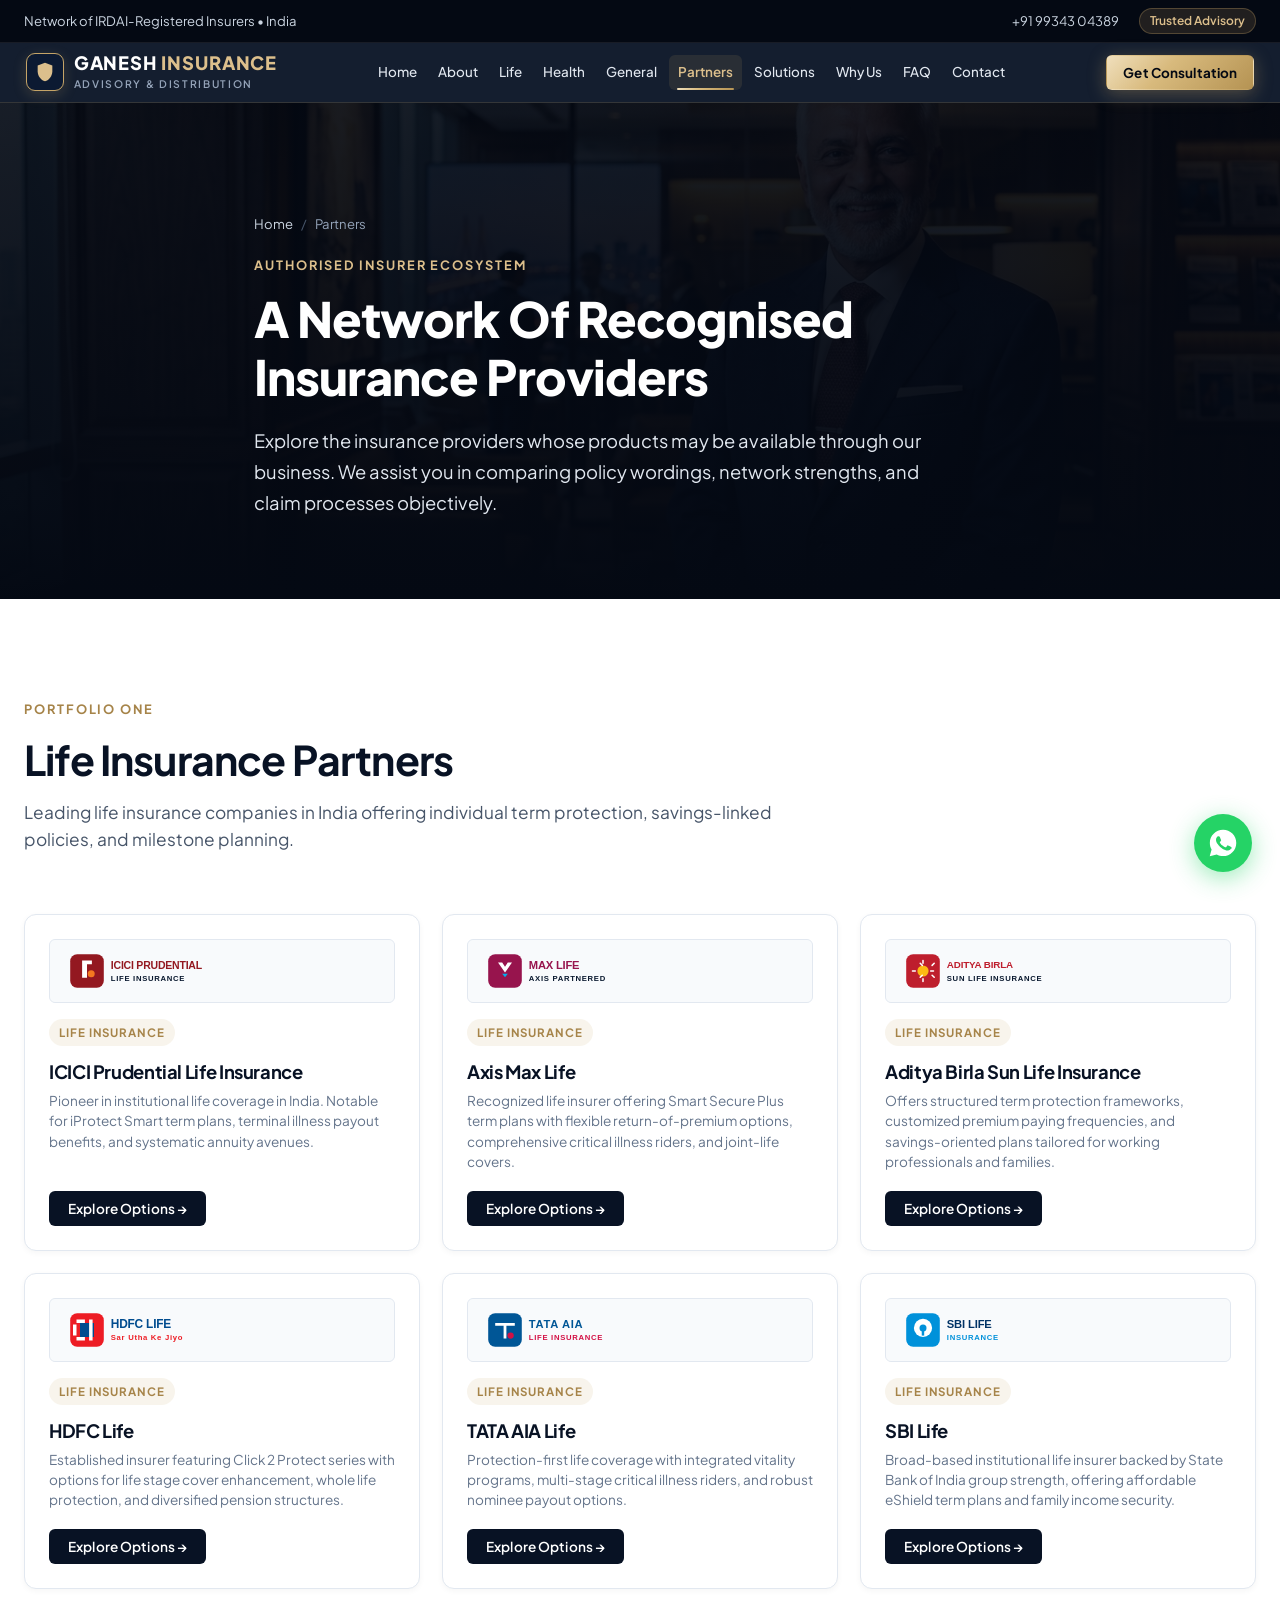
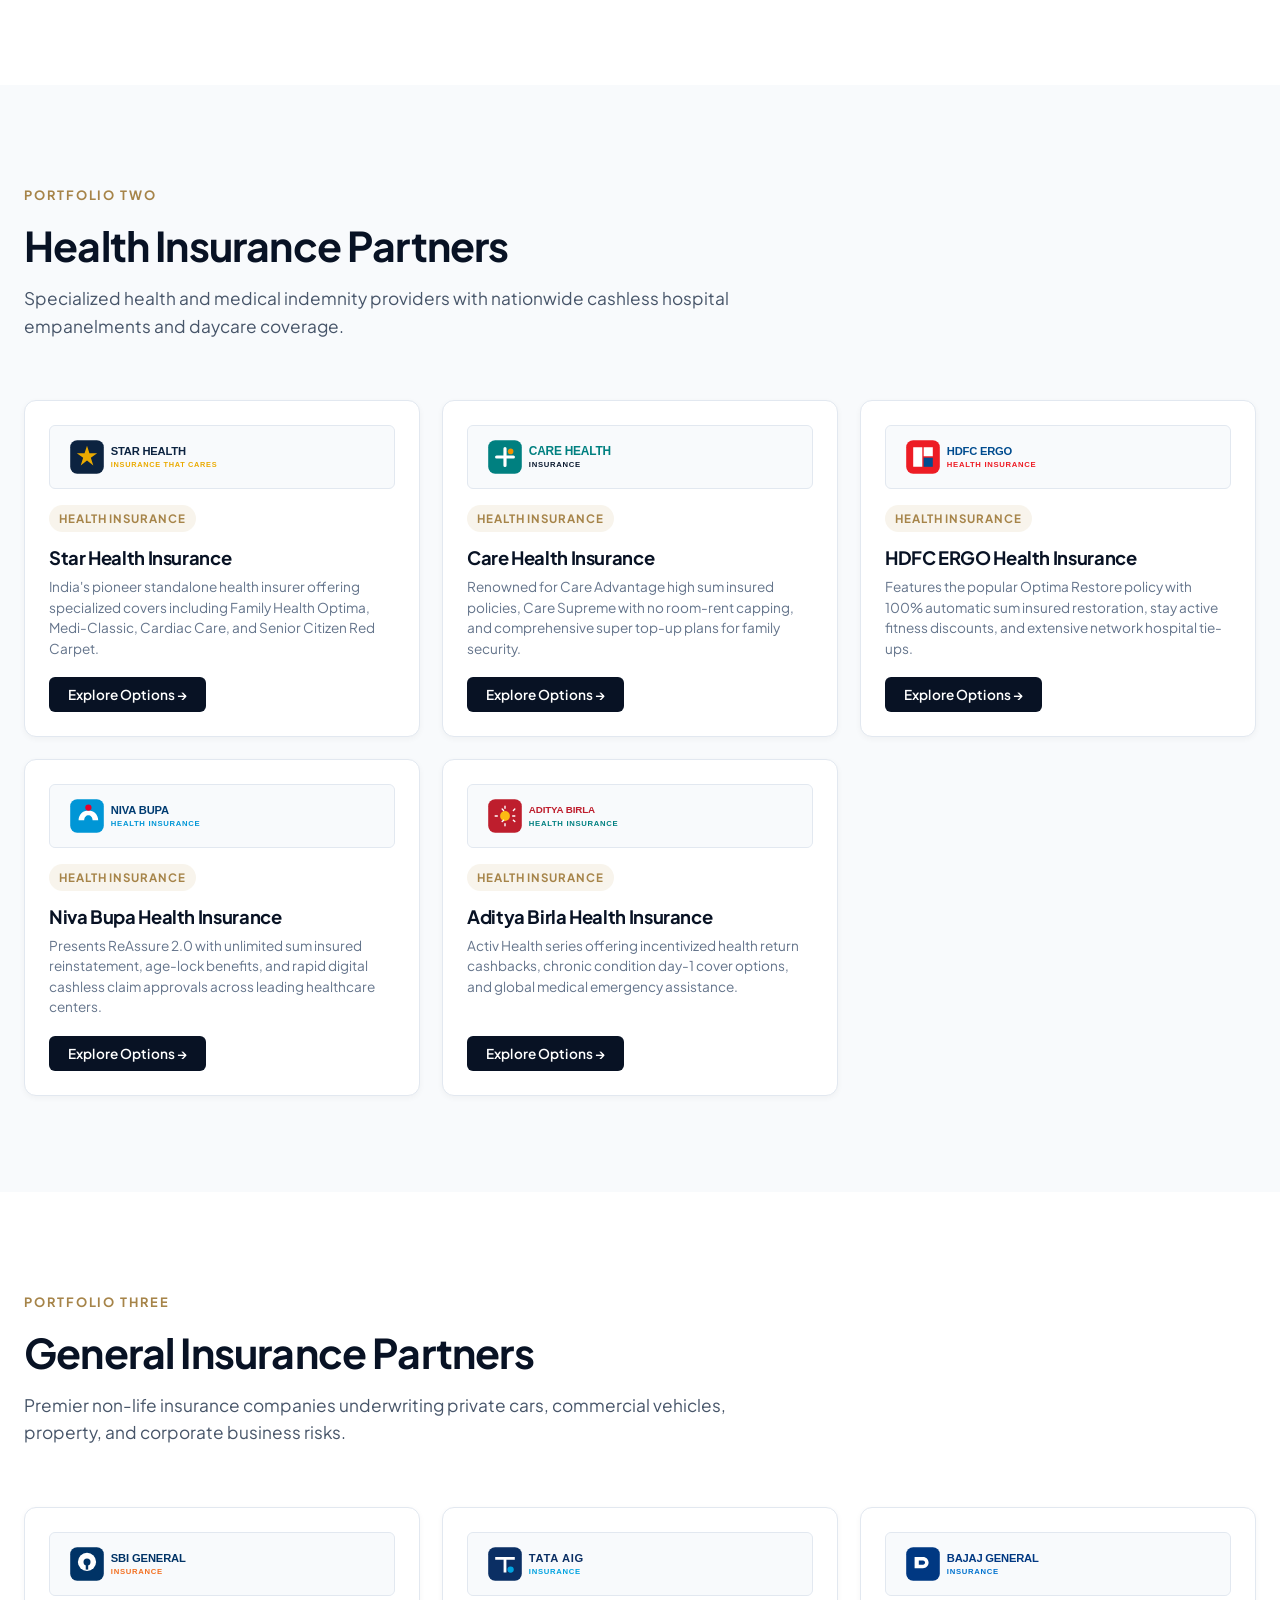
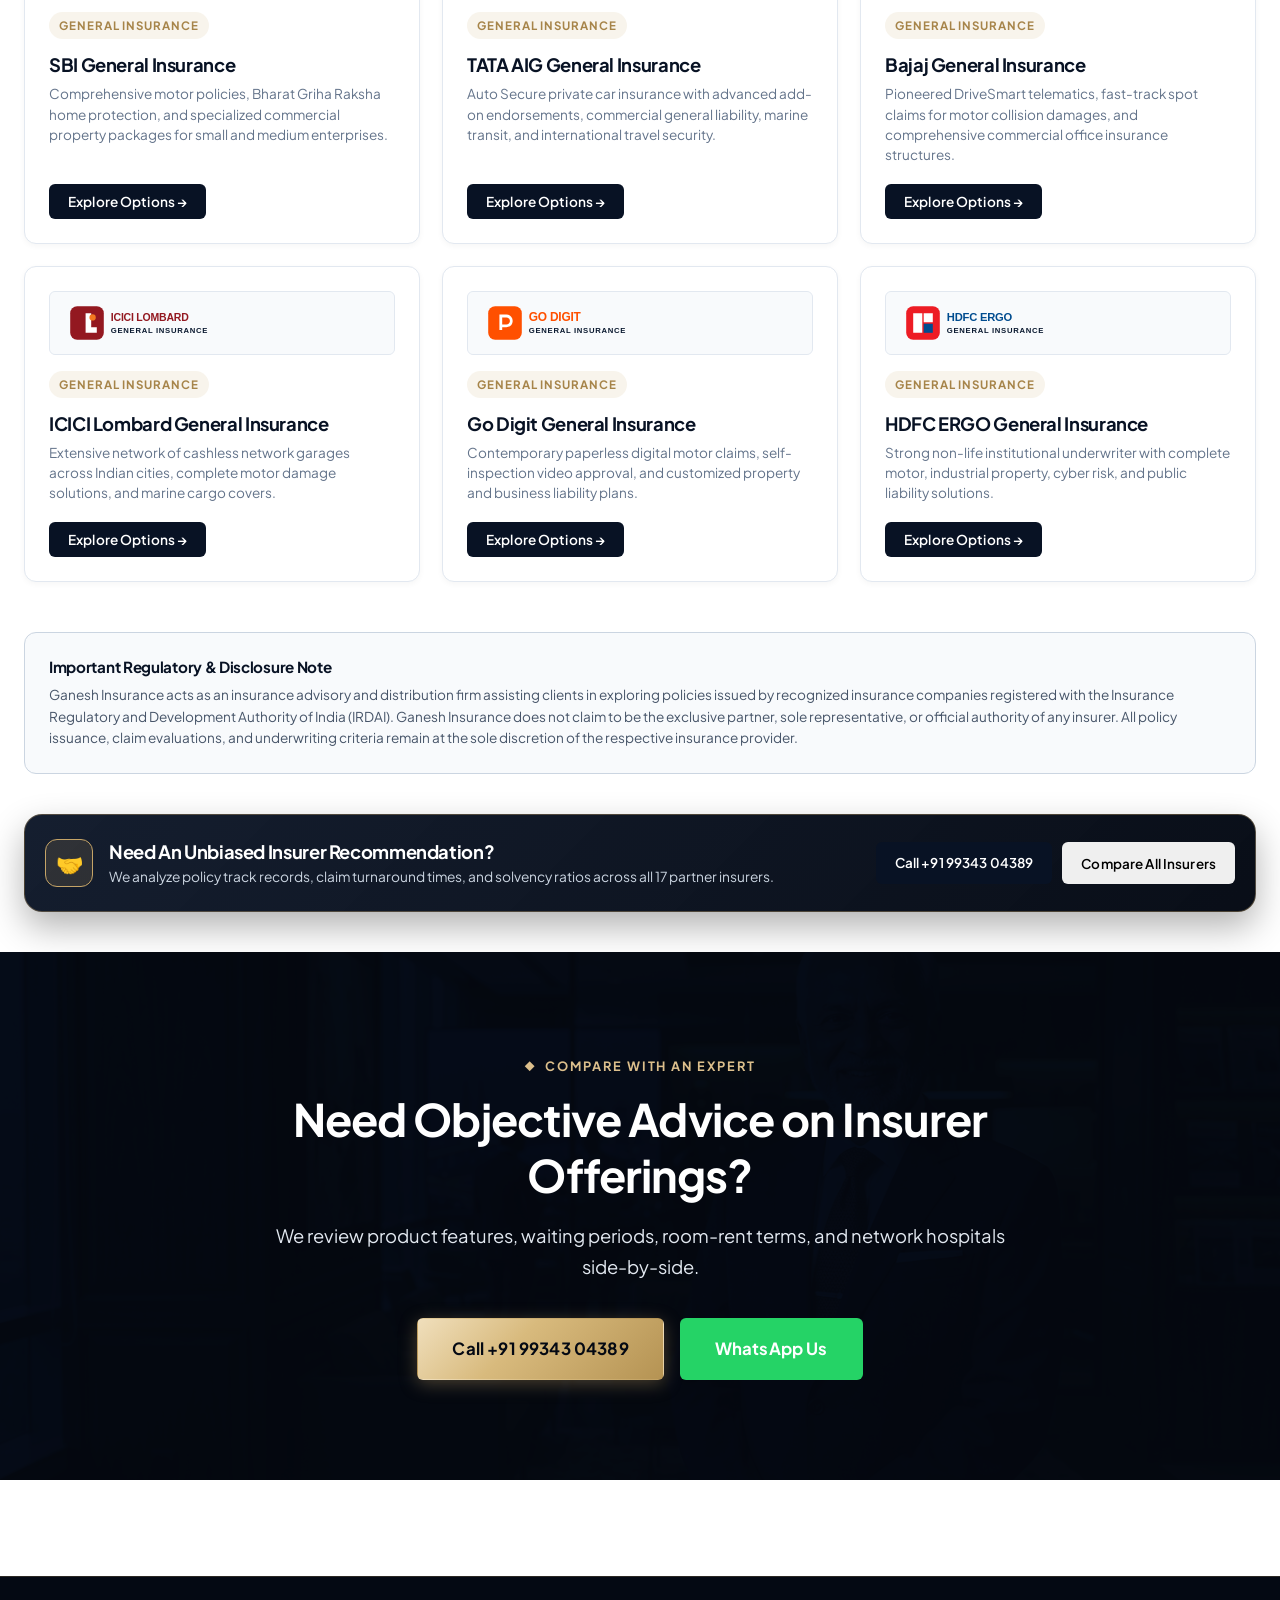
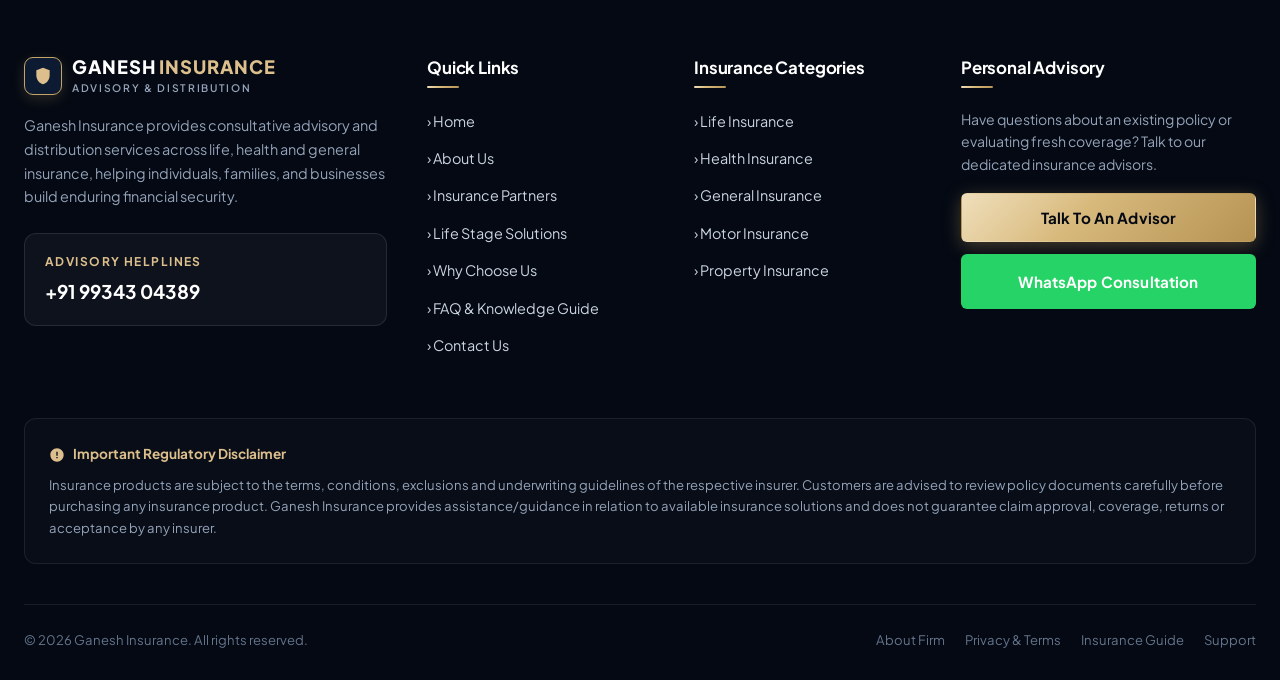
<file: partners.html>
<!DOCTYPE html>
<html lang="en">
<head>
  <meta charset="UTF-8">
  <meta name="viewport" content="width=device-width, initial-scale=1.0">
  <title>Insurance Partners Directory | Ganesh Insurance</title>
  <meta name="description" content="Explore recognized insurance providers across Life, Health and General Insurance whose products may be available through Ganesh Insurance in India. Call +91 99343 04389.">
  <link rel="canonical" href="https://ganeshinsurance.in/partners.html">
  <link rel="stylesheet" href="css/style.css">
  <link rel="icon" href="data:image/svg+xml,<svg xmlns='http://www.w3.org/2000/svg' viewBox='0 0 24 24' fill='%23C5A467'><path d='M12 2L4 5v6.09c0 5.05 3.41 9.76 8 10.91 4.59-1.15 8-5.86 8-10.91V5l-8-3z'/></svg>">
</head>
<body>

  <!-- Top Utility Bar -->
  <div class="top-bar">
    <div class="container top-bar-inner">
      <div class="top-bar-left">
        <span class="top-bar-item">Network of IRDAI-Registered Insurers &bull; India</span>
      </div>
      <div class="top-bar-right">
        <a href="tel:+919934304389" class="top-bar-item">+91 99343 04389</a>
        <span class="top-bar-badge">Trusted Advisory</span>
      </div>
    </div>
  </div>

  <!-- Global Sticky Header -->
  <header class="site-header">
    <div class="container header-container">
      <a href="index.html" class="brand-logo" aria-label="Ganesh Insurance Home">
        <div class="logo-symbol">
          <svg width="22" height="22" viewBox="0 0 24 24" fill="currentColor"><path d="M12 2L4 5v6.09c0 5.05 3.41 9.76 8 10.91 4.59-1.15 8-5.86 8-10.91V5l-8-3z"/></svg>
        </div>
        <div class="logo-text-group">
          <span class="brand-name">GANESH <span>INSURANCE</span></span>
          <span class="brand-tagline">Advisory &amp; Distribution</span>
        </div>
      </a>

      <nav class="nav-menu" aria-label="Main Navigation">
        <a href="index.html" class="nav-link">Home</a>
        <a href="about.html" class="nav-link">About</a>
        <a href="life-insurance.html" class="nav-link">Life</a>
        <a href="health-insurance.html" class="nav-link">Health</a>
        <a href="general-insurance.html" class="nav-link">General</a>
        <a href="partners.html" class="nav-link active">Partners</a>
        <a href="solutions.html" class="nav-link">Solutions</a>
        <a href="why-us.html" class="nav-link">Why Us</a>
        <a href="faq.html" class="nav-link">FAQ</a>
        <a href="contact.html" class="nav-link">Contact</a>
      </nav>

      <div class="header-actions">
        <a href="tel:+919934304389" class="phone-quick-link" title="Call Ganesh Insurance">
          <svg width="14" height="14" viewBox="0 0 24 24" fill="currentColor"><path d="M6.62 10.79a15.05 15.05 0 006.59 6.59l2.2-2.2c.27-.27.67-.36 1.02-.24 1.12.37 2.33.57 3.57.57.55 0 1 .45 1 1V20c0 .55-.45 1-1 1-9.39 0-17-7.61-17-17 0-.55.45-1 1-1h3.5c.55 0 1 .45 1 1 0 1.25.2 2.45.57 3.57.11.35.03.74-.25 1.02l-2.2 2.2z"/></svg>
          +91 99343 04389
        </a>
        <button class="btn btn-primary btn-sm open-consult-modal">Get Consultation</button>
        <button class="mobile-nav-toggle" aria-label="Toggle Navigation Menu">
          <svg width="22" height="22" viewBox="0 0 24 24" fill="none" stroke="currentColor" stroke-width="2.2"><line x1="3" y1="12" x2="21" y2="12"></line><line x1="3" y1="6" x2="21" y2="6"></line><line x1="3" y1="18" x2="21" y2="18"></line></svg>
        </button>
      </div>
    </div>
  </header>

  <!-- Mobile Drawer -->
  <div class="mobile-nav-drawer">
    <div class="mobile-drawer-header">
      <div class="logo-text-group">
        <span class="brand-name">GANESH <span>INSURANCE</span></span>
        <span class="brand-tagline">Advisory &amp; Distribution</span>
      </div>
      <button class="mobile-drawer-close" style="background:none; border:none; color:#fff; font-size:24px; cursor:pointer;" aria-label="Close Menu">&times;</button>
    </div>

    <!-- Mobile Drawer Lead Desk -->
    <div class="mobile-drawer-lead-desk">
      <div class="drawer-lead-badge">
        <span class="pulse-dot"></span> 15+ Insurer Distribution Desk
      </div>
      <p class="drawer-lead-title">Compare plans across India's premier life, health &amp; general insurance companies.</p>
      <div class="drawer-lead-actions">
        <a href="tel:+919934304389" class="btn btn-navy btn-sm" style="flex: 1; text-align: center; font-size: 0.8rem; padding: 8px 10px;">
          <svg width="14" height="14" viewBox="0 0 24 24" fill="currentColor" style="vertical-align: middle; margin-right: 4px;"><path d="M6.62 10.79a15.05 15.05 0 006.59 6.59l2.2-2.2c.27-.27.67-.36 1.02-.24 1.12.37 2.33.57 3.57.57.55 0 1 .45 1 1V20c0 .55-.45 1-1 1-9.39 0-17-7.61-17-17 0-.55.45-1 1-1h3.5c.55 0 1 .45 1 1 0 1.25.2 2.45.57 3.57.11.35.03.74-.25 1.02l-2.2 2.2z"/></svg>
          Call Now
        </a>
        <a href="https://wa.me/919934304389?text=Hello%20Ganesh%20Insurance%2C%20I%20would%20like%20to%20compare%20insurer%20plans." target="_blank" rel="noopener noreferrer" class="btn btn-whatsapp btn-sm" style="flex: 1; text-align: center; font-size: 0.8rem; padding: 8px 10px;">
          WhatsApp
        </a>
      </div>
    </div>

    <div class="mobile-menu-links">
      <a href="index.html" class="mobile-menu-link">Home</a>
      <a href="about.html" class="mobile-menu-link">About Us</a>
      <a href="life-insurance.html" class="mobile-menu-link">Life Insurance</a>
      <a href="health-insurance.html" class="mobile-menu-link">Health Insurance</a>
      <a href="general-insurance.html" class="mobile-menu-link">General Insurance</a>
      <a href="partners.html" class="mobile-menu-link active">Insurance Partners</a>
      <a href="solutions.html" class="mobile-menu-link">Insurance Solutions</a>
      <a href="why-us.html" class="mobile-menu-link">Why Choose Us</a>
      <a href="faq.html" class="mobile-menu-link">FAQ &amp; Guide</a>
      <a href="contact.html" class="mobile-menu-link">Contact Us</a>
    </div>
    <div class="mobile-drawer-footer">
      <button class="btn btn-primary open-consult-modal" style="width:100%;">⚡ Compare Insurers Free</button>
      <p class="drawer-compliance-note">Advisory &amp; Distribution Services • India</p>
    </div>
  </div>

  <main>
    <!-- Page Hero -->
    <section class="page-hero">
      <div class="page-hero-bg" style="background-image: url('assets/images/about-hero.jpg');"></div>
      <div class="page-hero-overlay"></div>
      <div class="container page-hero-content">
        <nav class="breadcrumb-nav">
          <a href="index.html">Home</a>
          <span class="separator">/</span>
          <span>Partners</span>
        </nav>
        <div class="eyebrow" style="color: var(--gold-400);">AUTHORISED INSURER ECOSYSTEM</div>
        <h1 class="page-hero-title">A Network Of Recognised Insurance Providers</h1>
        <p class="page-hero-desc">
          Explore the insurance providers whose products may be available through our business. We assist you in comparing policy wordings, network strengths, and claim processes objectively.
        </p>
      </div>
    </section>

    <!-- SECTION 1: LIFE INSURANCE PARTNERS (6 CARDS) -->
    <section class="section-spacing">
      <div class="container">
        <div class="section-header text-left">
          <div class="eyebrow eyebrow-dark">PORTFOLIO ONE</div>
          <h2 class="h2-section">Life Insurance Partners</h2>
          <p class="section-subtitle">
            Leading life insurance companies in India offering individual term protection, savings-linked policies, and milestone planning.
          </p>
        </div>

        <div class="partner-cards-grid">
          <div class="partner-card">
            <div class="partner-logo-box">
              <img src="assets/logos/icici-pru.svg" alt="ICICI Prudential Life Insurance Logo" class="partner-logo-img" loading="lazy">
            </div>
            <span class="partner-badge-category">Life Insurance</span>
            <h3 class="partner-title">ICICI Prudential Life Insurance</h3>
            <p class="partner-desc">
              Pioneer in institutional life coverage in India. Notable for iProtect Smart term plans, terminal illness payout benefits, and systematic annuity avenues.
            </p>
            <button class="btn btn-sm btn-navy open-consult-modal" data-insurance-category="ICICI Prudential Life">Explore Options &rarr;</button>
          </div>

          <div class="partner-card">
            <div class="partner-logo-box">
              <img src="assets/logos/max-life.svg" alt="Axis Max Life Insurance Logo" class="partner-logo-img" loading="lazy">
            </div>
            <span class="partner-badge-category">Life Insurance</span>
            <h3 class="partner-title">Axis Max Life</h3>
            <p class="partner-desc">
              Recognized life insurer offering Smart Secure Plus term plans with flexible return-of-premium options, comprehensive critical illness riders, and joint-life covers.
            </p>
            <button class="btn btn-sm btn-navy open-consult-modal" data-insurance-category="Axis Max Life">Explore Options &rarr;</button>
          </div>

          <div class="partner-card">
            <div class="partner-logo-box">
              <img src="assets/logos/aditya-birla-sun-life.svg" alt="Aditya Birla Sun Life Insurance Logo" class="partner-logo-img" loading="lazy">
            </div>
            <span class="partner-badge-category">Life Insurance</span>
            <h3 class="partner-title">Aditya Birla Sun Life Insurance</h3>
            <p class="partner-desc">
              Offers structured term protection frameworks, customized premium paying frequencies, and savings-oriented plans tailored for working professionals and families.
            </p>
            <button class="btn btn-sm btn-navy open-consult-modal" data-insurance-category="Aditya Birla Sun Life">Explore Options &rarr;</button>
          </div>

          <div class="partner-card">
            <div class="partner-logo-box">
              <img src="assets/logos/hdfc-life.svg" alt="HDFC Life Insurance Logo" class="partner-logo-img" loading="lazy">
            </div>
            <span class="partner-badge-category">Life Insurance</span>
            <h3 class="partner-title">HDFC Life</h3>
            <p class="partner-desc">
              Established insurer featuring Click 2 Protect series with options for life stage cover enhancement, whole life protection, and diversified pension structures.
            </p>
            <button class="btn btn-sm btn-navy open-consult-modal" data-insurance-category="HDFC Life">Explore Options &rarr;</button>
          </div>

          <div class="partner-card">
            <div class="partner-logo-box">
              <img src="assets/logos/tata-aia.svg" alt="TATA AIA Life Insurance Logo" class="partner-logo-img" loading="lazy">
            </div>
            <span class="partner-badge-category">Life Insurance</span>
            <h3 class="partner-title">TATA AIA Life</h3>
            <p class="partner-desc">
              Protection-first life coverage with integrated vitality programs, multi-stage critical illness riders, and robust nominee payout options.
            </p>
            <button class="btn btn-sm btn-navy open-consult-modal" data-insurance-category="TATA AIA Life">Explore Options &rarr;</button>
          </div>

          <div class="partner-card">
            <div class="partner-logo-box">
              <img src="assets/logos/sbi-life.svg" alt="SBI Life Insurance Logo" class="partner-logo-img" loading="lazy">
            </div>
            <span class="partner-badge-category">Life Insurance</span>
            <h3 class="partner-title">SBI Life</h3>
            <p class="partner-desc">
              Broad-based institutional life insurer backed by State Bank of India group strength, offering affordable eShield term plans and family income security.
            </p>
            <button class="btn btn-sm btn-navy open-consult-modal" data-insurance-category="SBI Life">Explore Options &rarr;</button>
          </div>
        </div>
      </div>
    </section>

    <!-- SECTION 2: HEALTH INSURANCE PARTNERS (5 CARDS) -->
    <section class="section-spacing" style="background-color: var(--slate-50);">
      <div class="container">
        <div class="section-header text-left">
          <div class="eyebrow eyebrow-dark">PORTFOLIO TWO</div>
          <h2 class="h2-section">Health Insurance Partners</h2>
          <p class="section-subtitle">
            Specialized health and medical indemnity providers with nationwide cashless hospital empanelments and daycare coverage.
          </p>
        </div>

        <div class="partner-cards-grid" style="grid-template-columns: repeat(3, 1fr);">
          <div class="partner-card">
            <div class="partner-logo-box">
              <img src="assets/logos/star-health.svg" alt="Star Health Insurance Logo" class="partner-logo-img" loading="lazy">
            </div>
            <span class="partner-badge-category">Health Insurance</span>
            <h3 class="partner-title">Star Health Insurance</h3>
            <p class="partner-desc">
              India's pioneer standalone health insurer offering specialized covers including Family Health Optima, Medi-Classic, Cardiac Care, and Senior Citizen Red Carpet.
            </p>
            <button class="btn btn-sm btn-navy open-consult-modal" data-insurance-category="Star Health Insurance">Explore Options &rarr;</button>
          </div>

          <div class="partner-card">
            <div class="partner-logo-box">
              <img src="assets/logos/care-health.svg" alt="Care Health Insurance Logo" class="partner-logo-img" loading="lazy">
            </div>
            <span class="partner-badge-category">Health Insurance</span>
            <h3 class="partner-title">Care Health Insurance</h3>
            <p class="partner-desc">
              Renowned for Care Advantage high sum insured policies, Care Supreme with no room-rent capping, and comprehensive super top-up plans for family security.
            </p>
            <button class="btn btn-sm btn-navy open-consult-modal" data-insurance-category="Care Health Insurance">Explore Options &rarr;</button>
          </div>

          <div class="partner-card">
            <div class="partner-logo-box">
              <img src="assets/logos/hdfc-ergo.svg" alt="HDFC ERGO Health Insurance Logo" class="partner-logo-img" loading="lazy">
            </div>
            <span class="partner-badge-category">Health Insurance</span>
            <h3 class="partner-title">HDFC ERGO Health Insurance</h3>
            <p class="partner-desc">
              Features the popular Optima Restore policy with 100% automatic sum insured restoration, stay active fitness discounts, and extensive network hospital tie-ups.
            </p>
            <button class="btn btn-sm btn-navy open-consult-modal" data-insurance-category="HDFC ERGO Health">Explore Options &rarr;</button>
          </div>

          <div class="partner-card">
            <div class="partner-logo-box">
              <img src="assets/logos/niva-bupa.svg" alt="Niva Bupa Health Insurance Logo" class="partner-logo-img" loading="lazy">
            </div>
            <span class="partner-badge-category">Health Insurance</span>
            <h3 class="partner-title">Niva Bupa Health Insurance</h3>
            <p class="partner-desc">
              Presents ReAssure 2.0 with unlimited sum insured reinstatement, age-lock benefits, and rapid digital cashless claim approvals across leading healthcare centers.
            </p>
            <button class="btn btn-sm btn-navy open-consult-modal" data-insurance-category="Niva Bupa Health">Explore Options &rarr;</button>
          </div>

          <div class="partner-card">
            <div class="partner-logo-box">
              <img src="assets/logos/aditya-birla-health.svg" alt="Aditya Birla Health Insurance Logo" class="partner-logo-img" loading="lazy">
            </div>
            <span class="partner-badge-category">Health Insurance</span>
            <h3 class="partner-title">Aditya Birla Health Insurance</h3>
            <p class="partner-desc">
              Activ Health series offering incentivized health return cashbacks, chronic condition day-1 cover options, and global medical emergency assistance.
            </p>
            <button class="btn btn-sm btn-navy open-consult-modal" data-insurance-category="Aditya Birla Health">Explore Options &rarr;</button>
          </div>
        </div>
      </div>
    </section>

    <!-- SECTION 3: GENERAL INSURANCE PARTNERS (6 CARDS) -->
    <section class="section-spacing">
      <div class="container">
        <div class="section-header text-left">
          <div class="eyebrow eyebrow-dark">PORTFOLIO THREE</div>
          <h2 class="h2-section">General Insurance Partners</h2>
          <p class="section-subtitle">
            Premier non-life insurance companies underwriting private cars, commercial vehicles, property, and corporate business risks.
          </p>
        </div>

        <div class="partner-cards-grid">
          <div class="partner-card">
            <div class="partner-logo-box">
              <img src="assets/logos/sbi-general.svg" alt="SBI General Insurance Logo" class="partner-logo-img" loading="lazy">
            </div>
            <span class="partner-badge-category">General Insurance</span>
            <h3 class="partner-title">SBI General Insurance</h3>
            <p class="partner-desc">
              Comprehensive motor policies, Bharat Griha Raksha home protection, and specialized commercial property packages for small and medium enterprises.
            </p>
            <button class="btn btn-sm btn-navy open-consult-modal" data-insurance-category="SBI General Insurance">Explore Options &rarr;</button>
          </div>

          <div class="partner-card">
            <div class="partner-logo-box">
              <img src="assets/logos/tata-aig.svg" alt="TATA AIG General Insurance Logo" class="partner-logo-img" loading="lazy">
            </div>
            <span class="partner-badge-category">General Insurance</span>
            <h3 class="partner-title">TATA AIG General Insurance</h3>
            <p class="partner-desc">
              Auto Secure private car insurance with advanced add-on endorsements, commercial general liability, marine transit, and international travel security.
            </p>
            <button class="btn btn-sm btn-navy open-consult-modal" data-insurance-category="TATA AIG General">Explore Options &rarr;</button>
          </div>

          <div class="partner-card">
            <div class="partner-logo-box">
              <img src="assets/logos/bajaj-general.svg" alt="Bajaj General Insurance Logo" class="partner-logo-img" loading="lazy">
            </div>
            <span class="partner-badge-category">General Insurance</span>
            <h3 class="partner-title">Bajaj General Insurance</h3>
            <p class="partner-desc">
              Pioneered DriveSmart telematics, fast-track spot claims for motor collision damages, and comprehensive commercial office insurance structures.
            </p>
            <button class="btn btn-sm btn-navy open-consult-modal" data-insurance-category="Bajaj General Insurance">Explore Options &rarr;</button>
          </div>

          <div class="partner-card">
            <div class="partner-logo-box">
              <img src="assets/logos/icici-lombard.svg" alt="ICICI Lombard General Insurance Logo" class="partner-logo-img" loading="lazy">
            </div>
            <span class="partner-badge-category">General Insurance</span>
            <h3 class="partner-title">ICICI Lombard General Insurance</h3>
            <p class="partner-desc">
              Extensive network of cashless network garages across Indian cities, complete motor damage solutions, and marine cargo covers.
            </p>
            <button class="btn btn-sm btn-navy open-consult-modal" data-insurance-category="ICICI Lombard General">Explore Options &rarr;</button>
          </div>

          <div class="partner-card">
            <div class="partner-logo-box">
              <img src="assets/logos/go-digit.svg" alt="Go Digit General Insurance Logo" class="partner-logo-img" loading="lazy">
            </div>
            <span class="partner-badge-category">General Insurance</span>
            <h3 class="partner-title">Go Digit General Insurance</h3>
            <p class="partner-desc">
              Contemporary paperless digital motor claims, self-inspection video approval, and customized property and business liability plans.
            </p>
            <button class="btn btn-sm btn-navy open-consult-modal" data-insurance-category="Go Digit General">Explore Options &rarr;</button>
          </div>

          <div class="partner-card">
            <div class="partner-logo-box">
              <img src="assets/logos/hdfc-ergo-general.svg" alt="HDFC ERGO General Insurance Logo" class="partner-logo-img" loading="lazy">
            </div>
            <span class="partner-badge-category">General Insurance</span>
            <h3 class="partner-title">HDFC ERGO General Insurance</h3>
            <p class="partner-desc">
              Strong non-life institutional underwriter with complete motor, industrial property, cyber risk, and public liability solutions.
            </p>
            <button class="btn btn-sm btn-navy open-consult-modal" data-insurance-category="HDFC ERGO General">Explore Options &rarr;</button>
          </div>
        </div>

        <!-- Compliance & Regulatory Disclosure Box -->
        <div style="background: var(--slate-50); border: 1px solid var(--slate-300); border-radius: var(--radius-md); padding: 24px; margin-top: 50px;">
          <h4 style="font-size: 0.95rem; color: var(--navy-900); margin-bottom: 8px;">Important Regulatory &amp; Disclosure Note</h4>
          <p style="font-size: 0.85rem; color: var(--slate-600); line-height: 1.6;">
            Ganesh Insurance acts as an insurance advisory and distribution firm assisting clients in exploring policies issued by recognized insurance companies registered with the Insurance Regulatory and Development Authority of India (IRDAI). Ganesh Insurance does not claim to be the exclusive partner, sole representative, or official authority of any insurer. All policy issuance, claim evaluations, and underwriting criteria remain at the sole discretion of the respective insurance provider.
          </p>
        </div>
      </div>
    <!-- Mobile In-Content Lead Strip -->
    <div class="container">
      <div class="mobile-lead-strip">
        <div class="mobile-lead-strip-content">
          <div class="strip-icon">🤝</div>
          <div class="strip-text">
            <h4>Need An Unbiased Insurer Recommendation?</h4>
            <p>We analyze policy track records, claim turnaround times, and solvency ratios across all 17 partner insurers.</p>
          </div>
        </div>
        <div class="strip-actions">
          <a href="tel:+919934304389" class="btn btn-navy">Call +91 99343 04389</a>
          <button class="btn btn-gold open-consult-modal">Compare All Insurers</button>
        </div>
      </div>
    </div>

    <!-- Final CTA Banner -->
    <section class="final-cta-section">
      <div class="final-cta-bg" style="background-image: url('assets/images/about-hero.jpg');"></div>
      <div class="container">
        <div class="final-cta-content">
          <div class="eyebrow" style="color: var(--gold-400); justify-content: center;">
            <span>&#9670;</span> COMPARE WITH AN EXPERT
          </div>
          <h2>Need Objective Advice on Insurer Offerings?</h2>
          <p>We review product features, waiting periods, room-rent terms, and network hospitals side-by-side.</p>
          <div class="final-cta-buttons">
            <a href="tel:+919934304389" class="btn btn-primary btn-lg">Call +91 99343 04389</a>
            <a href="https://wa.me/919934304389?text=Hello%20Ganesh%20Insurance%2C%20I%20would%20like%20to%20know%20more%20about%20your%20insurance%20solutions." target="_blank" rel="noopener noreferrer" class="btn btn-whatsapp btn-lg">WhatsApp Us</a>
          </div>
        </div>
      </div>
    </section>
  </main>

  <!-- Global Footer -->
  <footer class="site-footer">
    <div class="container">
      <div class="footer-top-grid">
        <div>
          <div class="brand-logo" style="margin-bottom: 18px;">
            <div class="logo-symbol">
              <svg width="20" height="20" viewBox="0 0 24 24" fill="currentColor"><path d="M12 2L4 5v6.09c0 5.05 3.41 9.76 8 10.91 4.59-1.15 8-5.86 8-10.91V5l-8-3z"/></svg>
            </div>
            <div class="logo-text-group">
              <span class="brand-name">GANESH <span>INSURANCE</span></span>
              <span class="brand-tagline">Advisory &amp; Distribution</span>
            </div>
          </div>
          <p style="font-size: 0.9rem; line-height: 1.65; color: var(--slate-400); margin-bottom: 24px;">
            Ganesh Insurance provides consultative advisory and distribution services across life, health and general insurance, helping individuals, families, and businesses build enduring financial security.
          </p>
          <div class="footer-contact-card">
            <div class="footer-contact-label">Advisory Helplines</div>
            <a href="tel:+919934304389" class="footer-contact-phone">+91 99343 04389</a>
          </div>
        </div>
        <div>
          <h4 class="footer-col-title">Quick Links</h4>
          <ul class="footer-nav-list">
            <li><a href="index.html" class="footer-nav-link">&rsaquo; Home</a></li>
            <li><a href="about.html" class="footer-nav-link">&rsaquo; About Us</a></li>
            <li><a href="partners.html" class="footer-nav-link">&rsaquo; Insurance Partners</a></li>
            <li><a href="solutions.html" class="footer-nav-link">&rsaquo; Life Stage Solutions</a></li>
            <li><a href="why-us.html" class="footer-nav-link">&rsaquo; Why Choose Us</a></li>
            <li><a href="faq.html" class="footer-nav-link">&rsaquo; FAQ &amp; Knowledge Guide</a></li>
            <li><a href="contact.html" class="footer-nav-link">&rsaquo; Contact Us</a></li>
          </ul>
        </div>
        <div>
          <h4 class="footer-col-title">Insurance Categories</h4>
          <ul class="footer-nav-list">
            <li><a href="life-insurance.html" class="footer-nav-link">&rsaquo; Life Insurance</a></li>
            <li><a href="health-insurance.html" class="footer-nav-link">&rsaquo; Health Insurance</a></li>
            <li><a href="general-insurance.html" class="footer-nav-link">&rsaquo; General Insurance</a></li>
            <li><a href="general-insurance.html#motor" class="footer-nav-link">&rsaquo; Motor Insurance</a></li>
            <li><a href="general-insurance.html#property" class="footer-nav-link">&rsaquo; Property Insurance</a></li>
          </ul>
        </div>
        <div>
          <h4 class="footer-col-title">Personal Advisory</h4>
          <p style="font-size: 0.88rem; color: var(--slate-400); margin-bottom: 18px; line-height: 1.6;">
            Have questions about an existing policy or evaluating fresh coverage? Talk to our dedicated insurance advisors.
          </p>
          <button class="btn btn-primary open-consult-modal" style="width: 100%; margin-bottom: 12px;">Talk To An Advisor</button>
          <a href="https://wa.me/919934304389?text=Hello%20Ganesh%20Insurance%2C%20I%20would%20like%20to%20know%20more%20about%20your%20insurance%20solutions." target="_blank" rel="noopener noreferrer" class="btn btn-whatsapp" style="width: 100%;">WhatsApp Consultation</a>
        </div>
      </div>
      <div class="footer-disclaimer-card">
        <div class="footer-disclaimer-title">
          <svg width="16" height="16" viewBox="0 0 24 24" fill="currentColor"><path d="M12 2C6.48 2 2 6.48 2 12s4.48 10 10 10 10-4.48 10-10S17.52 2 12 2zm1 15h-2v-2h2v2zm0-4h-2V7h2v6z"/></svg>
          Important Regulatory Disclaimer
        </div>
        <p>
          Insurance products are subject to the terms, conditions, exclusions and underwriting guidelines of the respective insurer. Customers are advised to review policy documents carefully before purchasing any insurance product. Ganesh Insurance provides assistance/guidance in relation to available insurance solutions and does not guarantee claim approval, coverage, returns or acceptance by any insurer.
        </p>
      </div>
      <div class="footer-bottom-bar">
        <div>&copy; 2026 Ganesh Insurance. All rights reserved.</div>
        <div class="footer-bottom-links">
          <a href="about.html">About Firm</a>
          <a href="contact.html">Privacy &amp; Terms</a>
          <a href="faq.html">Insurance Guide</a>
          <a href="contact.html">Support</a>
        </div>
      </div>
    </div>
  </footer>

  <!-- Floating WhatsApp Quick Button -->
  <a href="https://wa.me/919934304389?text=Hello%20Ganesh%20Insurance%2C%20I%20would%20like%20to%20know%20more%20about%20your%20insurance%20solutions." target="_blank" rel="noopener noreferrer" class="floating-whatsapp-btn" aria-label="Chat with Ganesh Insurance on WhatsApp">
    <svg width="32" height="32" viewBox="0 0 24 24" fill="currentColor"><path d="M12.04 2c-5.46 0-9.91 4.45-9.91 9.91 0 1.75.46 3.45 1.32 4.95L2.05 22l5.25-1.38c1.45.79 3.08 1.21 4.74 1.21 5.46 0 9.91-4.45 9.91-9.91 0-2.65-1.03-5.14-2.9-7.01A9.816 9.816 0 0012.04 2zm5.79 14.28c-.24.68-1.39 1.25-1.92 1.33-.5.07-1.14.1-3.32-.8-2.79-1.15-4.57-3.99-4.71-4.18-.14-.18-1.14-1.52-1.14-2.9 0-1.38.72-2.06.98-2.35.26-.28.56-.35.75-.35.19 0 .38 0 .54.01.18.01.41-.07.64.48.24.57.81 1.99.88 2.14.07.14.12.31.02.5-.09.19-.14.31-.29.48-.14.17-.3.38-.43.51-.14.14-.29.3-.12.59.17.29.75 1.24 1.62 2.01 1.11.99 2.05 1.3 2.34 1.44.29.14.46.12.63-.07.17-.19.72-.84.91-1.13.19-.29.38-.24.64-.14.26.09 1.67.79 1.96.93.29.14.48.22.55.33.07.12.07.69-.17 1.37z"/></svg>
    <span class="tooltip">Chat on WhatsApp</span>
  </a>

  <!-- High-Converting Mobile Lead Sticky Bar -->
  <div class="mobile-sticky-action-bar" role="region" aria-label="Quick Mobile Leads Bar">
    <a href="tel:+919934304389" class="mobile-lead-btn mobile-call-btn" title="Call Advisor Now">
      <span class="lead-pulse-indicator"></span>
      <svg width="17" height="17" viewBox="0 0 24 24" fill="currentColor"><path d="M6.62 10.79a15.05 15.05 0 006.59 6.59l2.2-2.2c.27-.27.67-.36 1.02-.24 1.12.37 2.33.57 3.57.57.55 0 1 .45 1 1V20c0 .55-.45 1-1 1-9.39 0-17-7.61-17-17 0-.55.45-1 1-1h3.5c.55 0 1 .45 1 1 0 1.25.2 2.45.57 3.57.11.35.03.74-.25 1.02l-2.2 2.2z"/></svg>
      <div class="lead-btn-text">
        <span class="lead-btn-main">Call Advisor</span>
        <span class="lead-btn-sub">+91 99343 04389</span>
      </div>
    </a>
    <a href="https://wa.me/919934304389?text=Hello%20Ganesh%20Insurance%2C%20I%20would%20like%20to%20compare%20insurer%20plans." target="_blank" rel="noopener noreferrer" class="mobile-lead-btn mobile-wa-btn" title="Chat on WhatsApp">
      <svg width="17" height="17" viewBox="0 0 24 24" fill="currentColor"><path d="M12.04 2c-5.46 0-9.91 4.45-9.91 9.91 0 1.75.46 3.45 1.32 4.95L2.05 22l5.25-1.38c1.45.79 3.08 1.21 4.74 1.21 5.46 0 9.91-4.45 9.91-9.91 0-2.65-1.03-5.14-2.9-7.01A9.816 9.816 0 0012.04 2z"/></svg>
      <div class="lead-btn-text">
        <span class="lead-btn-main">WhatsApp</span>
        <span class="lead-btn-sub">Instant Reply</span>
      </div>
    </a>
    <button class="mobile-lead-btn mobile-quote-btn open-consult-modal" title="Request Callback">
      <svg width="17" height="17" viewBox="0 0 24 24" fill="none" stroke="currentColor" stroke-width="2.2"><path d="M13 2L3 14h9l-1 8 10-12h-9l1-8z"/></svg>
      <div class="lead-btn-text">
        <span class="lead-btn-main">Get Callback</span>
        <span class="lead-btn-sub">Free Quote</span>
      </div>
    </button>
  </div>

  <!-- Interactive Consultation Modal Dialog -->
  <div class="modal-backdrop" aria-hidden="true" role="dialog">
    <div class="modal-dialog">
      <div class="modal-header">
        <div>
          <h3 class="modal-title">Insurer Options Consultation</h3>
          <p class="modal-subtitle">Connect with a senior Ganesh Insurance advisor</p>
        </div>
        <button class="modal-close-btn" aria-label="Close dialog">&times;</button>
      </div>
      <div class="modal-body">
        <form id="consultationForm">
          <div class="form-group-grid">
            <div class="form-field">
              <label for="modalFullName">Full Name *</label>
              <input type="text" id="modalFullName" name="fullName" required placeholder="e.g. Ramesh Sharma">
            </div>
            <div class="form-field">
              <label for="modalMobileNumber">Mobile Number *</label>
              <input type="tel" id="modalMobileNumber" name="mobileNumber" pattern="[0-9]{10}" required placeholder="10-digit mobile number">
            </div>
          </div>
          <div class="form-group-grid">
            <div class="form-field">
              <label for="modalCity">City / Location *</label>
              <input type="text" id="modalCity" name="city" required placeholder="e.g. Mumbai, Pune, Delhi">
            </div>
            <div class="form-field">
              <label for="modalInsuranceReq">Partner / Category of Interest *</label>
              <select id="modalInsuranceReq" name="insuranceRequirement" required>
                <option value="Life Insurance Partners">Life Insurance Partners</option>
                <option value="Health Insurance Partners">Health Insurance Partners</option>
                <option value="General Insurance Partners">General Insurance Partners</option>
                <option value="Motor Insurance">Motor Insurance Partners</option>
                <option value="Other Advisory">General Advisory</option>
              </select>
            </div>
          </div>
          <div class="form-field">
            <label for="modalMessage">Query / Insurer Preference (Optional)</label>
            <textarea id="modalMessage" name="message" rows="3" placeholder="Tell us if you have a specific insurer in mind or would like a comparative review..."></textarea>
          </div>
          <button type="submit" class="btn btn-primary" style="width: 100%; margin-top: 10px;">Request Partner Advisory</button>
        </form>
      </div>
    </div>
  </div>

  <script src="js/main.js"></script>
</body>
</html>
</file>
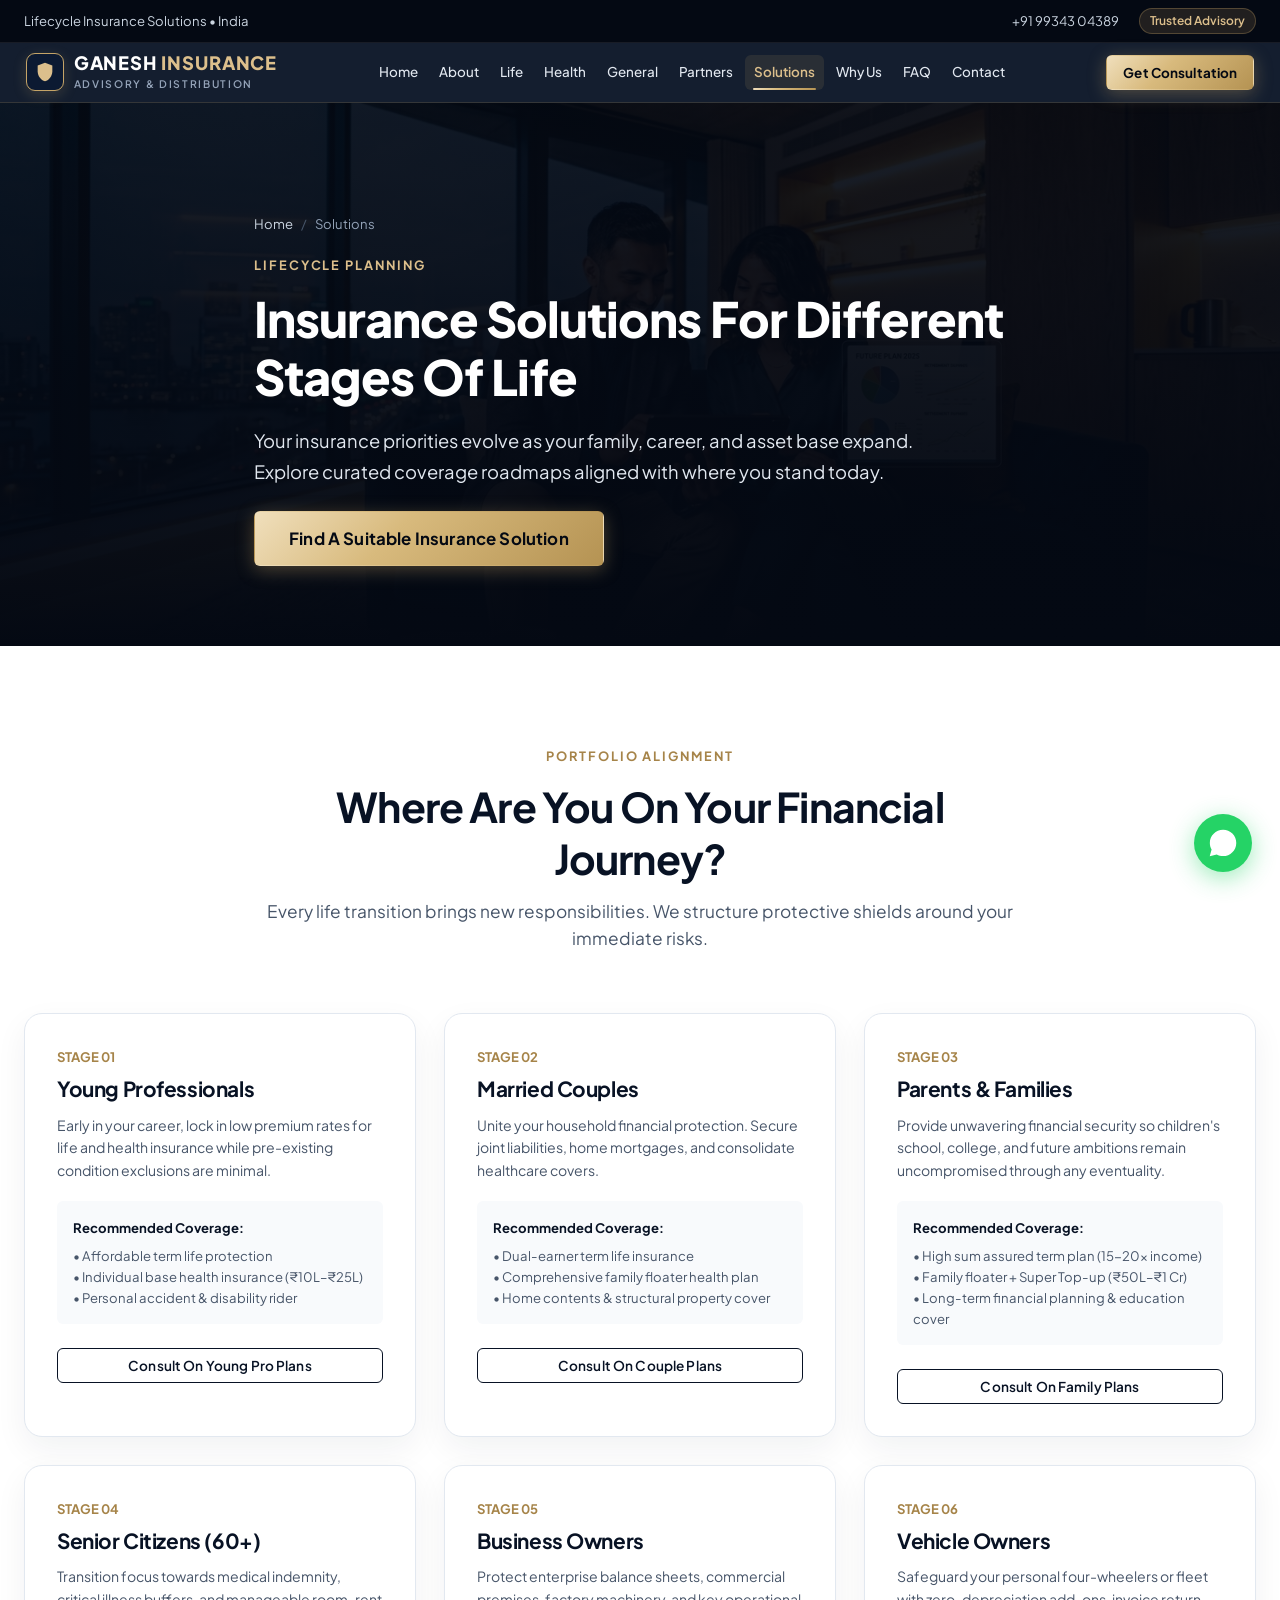
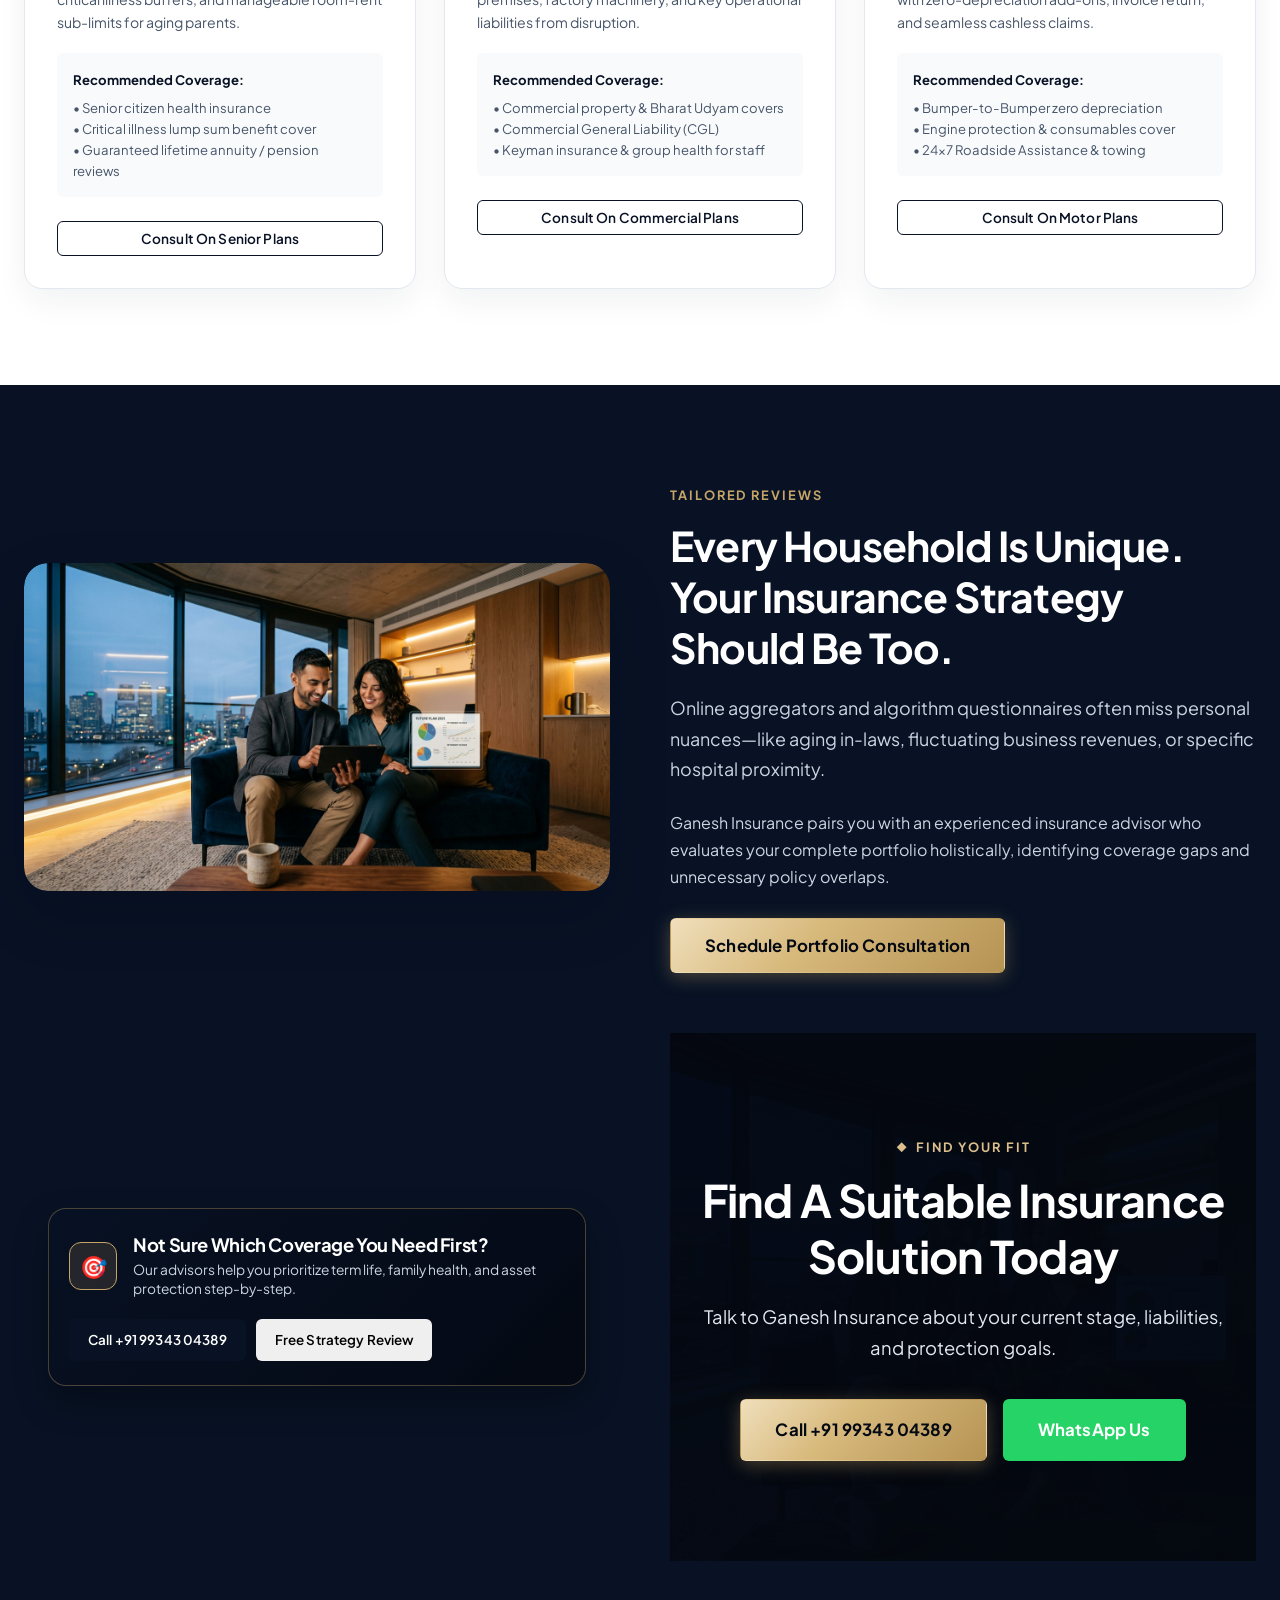
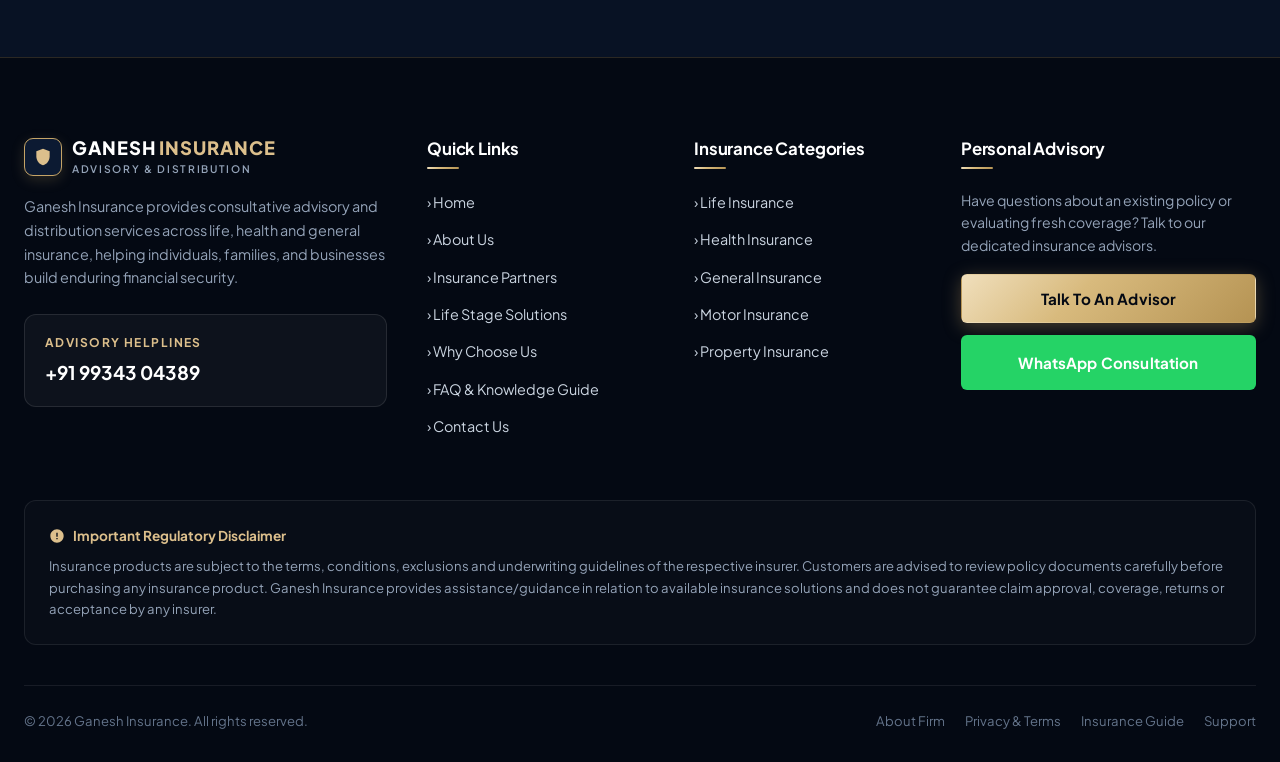
<file: solutions.html>
<!DOCTYPE html>
<html lang="en">
<head>
  <meta charset="UTF-8">
  <meta name="viewport" content="width=device-width, initial-scale=1.0">
  <title>Insurance Solutions by Life Stage | Ganesh Insurance</title>
  <meta name="description" content="Discover insurance solutions tailored to your stage of life: young professionals, couples, parents, seniors, business owners, and vehicle owners. Call +91 99343 04389.">
  <link rel="canonical" href="https://ganeshinsurance.in/solutions.html">
  <link rel="stylesheet" href="css/style.css">
  <link rel="icon" href="data:image/svg+xml,<svg xmlns='http://www.w3.org/2000/svg' viewBox='0 0 24 24' fill='%23C5A467'><path d='M12 2L4 5v6.09c0 5.05 3.41 9.76 8 10.91 4.59-1.15 8-5.86 8-10.91V5l-8-3z'/></svg>">
</head>
<body>

  <!-- Top Utility Bar -->
  <div class="top-bar">
    <div class="container top-bar-inner">
      <div class="top-bar-left">
        <span class="top-bar-item">Lifecycle Insurance Solutions &bull; India</span>
      </div>
      <div class="top-bar-right">
        <a href="tel:+919934304389" class="top-bar-item">+91 99343 04389</a>
        <span class="top-bar-badge">Trusted Advisory</span>
      </div>
    </div>
  </div>

  <!-- Global Sticky Header -->
  <header class="site-header">
    <div class="container header-container">
      <a href="index.html" class="brand-logo" aria-label="Ganesh Insurance Home">
        <div class="logo-symbol">
          <svg width="22" height="22" viewBox="0 0 24 24" fill="currentColor"><path d="M12 2L4 5v6.09c0 5.05 3.41 9.76 8 10.91 4.59-1.15 8-5.86 8-10.91V5l-8-3z"/></svg>
        </div>
        <div class="logo-text-group">
          <span class="brand-name">GANESH <span>INSURANCE</span></span>
          <span class="brand-tagline">Advisory &amp; Distribution</span>
        </div>
      </a>

      <nav class="nav-menu" aria-label="Main Navigation">
        <a href="index.html" class="nav-link">Home</a>
        <a href="about.html" class="nav-link">About</a>
        <a href="life-insurance.html" class="nav-link">Life</a>
        <a href="health-insurance.html" class="nav-link">Health</a>
        <a href="general-insurance.html" class="nav-link">General</a>
        <a href="partners.html" class="nav-link">Partners</a>
        <a href="solutions.html" class="nav-link active">Solutions</a>
        <a href="why-us.html" class="nav-link">Why Us</a>
        <a href="faq.html" class="nav-link">FAQ</a>
        <a href="contact.html" class="nav-link">Contact</a>
      </nav>

      <div class="header-actions">
        <a href="tel:+919934304389" class="phone-quick-link" title="Call Ganesh Insurance">
          <svg width="14" height="14" viewBox="0 0 24 24" fill="currentColor"><path d="M6.62 10.79a15.05 15.05 0 006.59 6.59l2.2-2.2c.27-.27.67-.36 1.02-.24 1.12.37 2.33.57 3.57.57.55 0 1 .45 1 1V20c0 .55-.45 1-1 1-9.39 0-17-7.61-17-17 0-.55.45-1 1-1h3.5c.55 0 1 .45 1 1 0 1.25.2 2.45.57 3.57.11.35.03.74-.25 1.02l-2.2 2.2z"/></svg>
          +91 99343 04389
        </a>
        <button class="btn btn-primary btn-sm open-consult-modal">Get Consultation</button>
        <button class="mobile-nav-toggle" aria-label="Toggle Navigation Menu">
          <svg width="22" height="22" viewBox="0 0 24 24" fill="none" stroke="currentColor" stroke-width="2.2"><line x1="3" y1="12" x2="21" y2="12"></line><line x1="3" y1="6" x2="21" y2="6"></line><line x1="3" y1="18" x2="21" y2="18"></line></svg>
        </button>
      </div>
    </div>
  </header>

  <!-- Mobile Drawer -->
  <div class="mobile-nav-drawer">
    <div class="mobile-drawer-header">
      <div class="logo-text-group">
        <span class="brand-name">GANESH <span>INSURANCE</span></span>
        <span class="brand-tagline">Advisory &amp; Distribution</span>
      </div>
      <button class="mobile-drawer-close" style="background:none; border:none; color:#fff; font-size:24px; cursor:pointer;" aria-label="Close Menu">&times;</button>
    </div>

    <!-- Mobile Drawer Lead Desk -->
    <div class="mobile-drawer-lead-desk">
      <div class="drawer-lead-badge">
        <span class="pulse-dot"></span> Portfolio Advisory Active
      </div>
      <p class="drawer-lead-title">Get customized life-stage coverage planning for you, your family, or your enterprise.</p>
      <div class="drawer-lead-actions">
        <a href="tel:+919934304389" class="btn btn-navy btn-sm" style="flex: 1; text-align: center; font-size: 0.8rem; padding: 8px 10px;">
          <svg width="14" height="14" viewBox="0 0 24 24" fill="currentColor" style="vertical-align: middle; margin-right: 4px;"><path d="M6.62 10.79a15.05 15.05 0 006.59 6.59l2.2-2.2c.27-.27.67-.36 1.02-.24 1.12.37 2.33.57 3.57.57.55 0 1 .45 1 1V20c0 .55-.45 1-1 1-9.39 0-17-7.61-17-17 0-.55.45-1 1-1h3.5c.55 0 1 .45 1 1 0 1.25.2 2.45.57 3.57.11.35.03.74-.25 1.02l-2.2 2.2z"/></svg>
          Call Now
        </a>
        <a href="https://wa.me/919934304389?text=Hello%20Ganesh%20Insurance%2C%20I%20would%20like%20to%20review%20my%20insurance%20portfolio." target="_blank" rel="noopener noreferrer" class="btn btn-whatsapp btn-sm" style="flex: 1; text-align: center; font-size: 0.8rem; padding: 8px 10px;">
          WhatsApp
        </a>
      </div>
    </div>

    <div class="mobile-menu-links">
      <a href="index.html" class="mobile-menu-link">Home</a>
      <a href="about.html" class="mobile-menu-link">About Us</a>
      <a href="life-insurance.html" class="mobile-menu-link">Life Insurance</a>
      <a href="health-insurance.html" class="mobile-menu-link">Health Insurance</a>
      <a href="general-insurance.html" class="mobile-menu-link">General Insurance</a>
      <a href="partners.html" class="mobile-menu-link">Insurance Partners</a>
      <a href="solutions.html" class="mobile-menu-link active">Insurance Solutions</a>
      <a href="why-us.html" class="mobile-menu-link">Why Choose Us</a>
      <a href="faq.html" class="mobile-menu-link">FAQ &amp; Guide</a>
      <a href="contact.html" class="mobile-menu-link">Contact Us</a>
    </div>
    <div class="mobile-drawer-footer">
      <button class="btn btn-primary open-consult-modal" style="width:100%;">⚡ Request Free Solution Review</button>
      <p class="drawer-compliance-note">Advisory &amp; Distribution Services • India</p>
    </div>
  </div>

  <main>
    <!-- Page Hero -->
    <section class="page-hero">
      <div class="page-hero-bg" style="background-image: url('assets/images/solutions-hero.jpg');"></div>
      <div class="page-hero-overlay"></div>
      <div class="container page-hero-content">
        <nav class="breadcrumb-nav">
          <a href="index.html">Home</a>
          <span class="separator">/</span>
          <span>Solutions</span>
        </nav>
        <div class="eyebrow" style="color: var(--gold-400);">LIFECYCLE PLANNING</div>
        <h1 class="page-hero-title">Insurance Solutions For Different Stages Of Life</h1>
        <p class="page-hero-desc">
          Your insurance priorities evolve as your family, career, and asset base expand. Explore curated coverage roadmaps aligned with where you stand today.
        </p>
        <div style="margin-top: 24px;">
          <button class="btn btn-primary btn-lg open-consult-modal">Find A Suitable Insurance Solution</button>
        </div>
      </div>
    </section>

    <!-- SECTION: Life Stages Journey (6 Stages) -->
    <section class="section-spacing">
      <div class="container">
        <div class="section-header">
          <div class="eyebrow eyebrow-dark">PORTFOLIO ALIGNMENT</div>
          <h2 class="h2-section">Where Are You On Your Financial Journey?</h2>
          <p class="section-subtitle">
            Every life transition brings new responsibilities. We structure protective shields around your immediate risks.
          </p>
        </div>

        <div style="display: grid; grid-template-columns: repeat(3, 1fr); gap: 28px;">
          <!-- Stage 1: Young Professionals -->
          <div class="category-card" style="padding: 32px;">
            <div style="font-size: 0.82rem; font-weight: 700; color: var(--gold-600); text-transform: uppercase; margin-bottom: 8px;">Stage 01</div>
            <h3 style="font-size: 1.3rem; margin-bottom: 12px;">Young Professionals</h3>
            <p style="font-size: 0.88rem; color: var(--slate-600); line-height: 1.6; margin-bottom: 20px;">
              Early in your career, lock in low premium rates for life and health insurance while pre-existing condition exclusions are minimal.
            </p>
            <div style="background: var(--slate-50); padding: 16px; border-radius: var(--radius-sm); margin-bottom: 24px;">
              <div style="font-size: 0.82rem; font-weight: 700; color: var(--navy-900); margin-bottom: 6px;">Recommended Coverage:</div>
              <ul style="font-size: 0.82rem; color: var(--slate-600); line-height: 1.6;">
                <li>&bull; Affordable term life protection</li>
                <li>&bull; Individual base health insurance (₹10L–₹25L)</li>
                <li>&bull; Personal accident &amp; disability rider</li>
              </ul>
            </div>
            <button class="btn btn-sm btn-outline-navy open-consult-modal" data-insurance-category="Young Professional Plans" style="width: 100%;">Consult On Young Pro Plans</button>
          </div>

          <!-- Stage 2: Married Couples -->
          <div class="category-card" style="padding: 32px;">
            <div style="font-size: 0.82rem; font-weight: 700; color: var(--gold-600); text-transform: uppercase; margin-bottom: 8px;">Stage 02</div>
            <h3 style="font-size: 1.3rem; margin-bottom: 12px;">Married Couples</h3>
            <p style="font-size: 0.88rem; color: var(--slate-600); line-height: 1.6; margin-bottom: 20px;">
              Unite your household financial protection. Secure joint liabilities, home mortgages, and consolidate healthcare covers.
            </p>
            <div style="background: var(--slate-50); padding: 16px; border-radius: var(--radius-sm); margin-bottom: 24px;">
              <div style="font-size: 0.82rem; font-weight: 700; color: var(--navy-900); margin-bottom: 6px;">Recommended Coverage:</div>
              <ul style="font-size: 0.82rem; color: var(--slate-600); line-height: 1.6;">
                <li>&bull; Dual-earner term life insurance</li>
                <li>&bull; Comprehensive family floater health plan</li>
                <li>&bull; Home contents &amp; structural property cover</li>
              </ul>
            </div>
            <button class="btn btn-sm btn-outline-navy open-consult-modal" data-insurance-category="Couples Insurance Plans" style="width: 100%;">Consult On Couple Plans</button>
          </div>

          <!-- Stage 3: Parents with Growing Children -->
          <div class="category-card" style="padding: 32px;">
            <div style="font-size: 0.82rem; font-weight: 700; color: var(--gold-600); text-transform: uppercase; margin-bottom: 8px;">Stage 03</div>
            <h3 style="font-size: 1.3rem; margin-bottom: 12px;">Parents &amp; Families</h3>
            <p style="font-size: 0.88rem; color: var(--slate-600); line-height: 1.6; margin-bottom: 20px;">
              Provide unwavering financial security so children's school, college, and future ambitions remain uncompromised through any eventuality.
            </p>
            <div style="background: var(--slate-50); padding: 16px; border-radius: var(--radius-sm); margin-bottom: 24px;">
              <div style="font-size: 0.82rem; font-weight: 700; color: var(--navy-900); margin-bottom: 6px;">Recommended Coverage:</div>
              <ul style="font-size: 0.82rem; color: var(--slate-600); line-height: 1.6;">
                <li>&bull; High sum assured term plan (15-20x income)</li>
                <li>&bull; Family floater + Super Top-up (₹50L–₹1 Cr)</li>
                <li>&bull; Long-term financial planning &amp; education cover</li>
              </ul>
            </div>
            <button class="btn btn-sm btn-outline-navy open-consult-modal" data-insurance-category="Family Protection Plans" style="width: 100%;">Consult On Family Plans</button>
          </div>

          <!-- Stage 4: Senior Citizens -->
          <div class="category-card" style="padding: 32px;">
            <div style="font-size: 0.82rem; font-weight: 700; color: var(--gold-600); text-transform: uppercase; margin-bottom: 8px;">Stage 04</div>
            <h3 style="font-size: 1.3rem; margin-bottom: 12px;">Senior Citizens (60+)</h3>
            <p style="font-size: 0.88rem; color: var(--slate-600); line-height: 1.6; margin-bottom: 20px;">
              Transition focus towards medical indemnity, critical illness buffers, and manageable room-rent sub-limits for aging parents.
            </p>
            <div style="background: var(--slate-50); padding: 16px; border-radius: var(--radius-sm); margin-bottom: 24px;">
              <div style="font-size: 0.82rem; font-weight: 700; color: var(--navy-900); margin-bottom: 6px;">Recommended Coverage:</div>
              <ul style="font-size: 0.82rem; color: var(--slate-600); line-height: 1.6;">
                <li>&bull; Senior citizen health insurance</li>
                <li>&bull; Critical illness lump sum benefit cover</li>
                <li>&bull; Guaranteed lifetime annuity / pension reviews</li>
              </ul>
            </div>
            <button class="btn btn-sm btn-outline-navy open-consult-modal" data-insurance-category="Senior Citizen Plans" style="width: 100%;">Consult On Senior Plans</button>
          </div>

          <!-- Stage 5: Business Owners & Entrepreneurs -->
          <div class="category-card" style="padding: 32px;">
            <div style="font-size: 0.82rem; font-weight: 700; color: var(--gold-600); text-transform: uppercase; margin-bottom: 8px;">Stage 05</div>
            <h3 style="font-size: 1.3rem; margin-bottom: 12px;">Business Owners</h3>
            <p style="font-size: 0.88rem; color: var(--slate-600); line-height: 1.6; margin-bottom: 20px;">
              Protect enterprise balance sheets, commercial premises, factory machinery, and key operational liabilities from disruption.
            </p>
            <div style="background: var(--slate-50); padding: 16px; border-radius: var(--radius-sm); margin-bottom: 24px;">
              <div style="font-size: 0.82rem; font-weight: 700; color: var(--navy-900); margin-bottom: 6px;">Recommended Coverage:</div>
              <ul style="font-size: 0.82rem; color: var(--slate-600); line-height: 1.6;">
                <li>&bull; Commercial property &amp; Bharat Udyam covers</li>
                <li>&bull; Commercial General Liability (CGL)</li>
                <li>&bull; Keyman insurance &amp; group health for staff</li>
              </ul>
            </div>
            <button class="btn btn-sm btn-outline-navy open-consult-modal" data-insurance-category="Business Owner Plans" style="width: 100%;">Consult On Commercial Plans</button>
          </div>

          <!-- Stage 6: Vehicle Owners -->
          <div class="category-card" style="padding: 32px;">
            <div style="font-size: 0.82rem; font-weight: 700; color: var(--gold-600); text-transform: uppercase; margin-bottom: 8px;">Stage 06</div>
            <h3 style="font-size: 1.3rem; margin-bottom: 12px;">Vehicle Owners</h3>
            <p style="font-size: 0.88rem; color: var(--slate-600); line-height: 1.6; margin-bottom: 20px;">
              Safeguard your personal four-wheelers or fleet with zero-depreciation add-ons, invoice return, and seamless cashless claims.
            </p>
            <div style="background: var(--slate-50); padding: 16px; border-radius: var(--radius-sm); margin-bottom: 24px;">
              <div style="font-size: 0.82rem; font-weight: 700; color: var(--navy-900); margin-bottom: 6px;">Recommended Coverage:</div>
              <ul style="font-size: 0.82rem; color: var(--slate-600); line-height: 1.6;">
                <li>&bull; Bumper-to-Bumper zero depreciation</li>
                <li>&bull; Engine protection &amp; consumables cover</li>
                <li>&bull; 24x7 Roadside Assistance &amp; towing</li>
              </ul>
            </div>
            <button class="btn btn-sm btn-outline-navy open-consult-modal" data-insurance-category="Motor Insurance Plans" style="width: 100%;">Consult On Motor Plans</button>
          </div>
        </div>
      </div>
    </section>

    <!-- SECTION: Personal Guidance & Recommendation Callout -->
    <section class="section-spacing section-dark">
      <div class="container">
        <div class="split-section-grid" style="align-items: center;">
          <div class="split-img-wrapper">
            <img src="assets/images/hero-2.jpg" alt="Couple reviewing insurance solutions with confidence" loading="lazy">
          </div>
          <div>
            <div class="eyebrow">TAILORED REVIEWS</div>
            <h2 class="h2-section" style="margin-bottom: 20px;">
              Every Household Is Unique. Your Insurance Strategy Should Be Too.
            </h2>
            <p class="lead-text" style="color: var(--slate-300); margin-bottom: 24px;">
              Online aggregators and algorithm questionnaires often miss personal nuances—like aging in-laws, fluctuating business revenues, or specific hospital proximity.
            </p>
            <p style="color: var(--slate-300); line-height: 1.7; margin-bottom: 28px;">
              Ganesh Insurance pairs you with an experienced insurance advisor who evaluates your complete portfolio holistically, identifying coverage gaps and unnecessary policy overlaps.
            </p>
            <button class="btn btn-primary btn-lg open-consult-modal">Schedule Portfolio Consultation</button>
          </div>
    <!-- Mobile In-Content Lead Strip -->
    <div class="container">
      <div class="mobile-lead-strip">
        <div class="mobile-lead-strip-content">
          <div class="strip-icon">🎯</div>
          <div class="strip-text">
            <h4>Not Sure Which Coverage You Need First?</h4>
            <p>Our advisors help you prioritize term life, family health, and asset protection step-by-step.</p>
          </div>
        </div>
        <div class="strip-actions">
          <a href="tel:+919934304389" class="btn btn-navy">Call +91 99343 04389</a>
          <button class="btn btn-gold open-consult-modal">Free Strategy Review</button>
        </div>
      </div>
    </div>

    <!-- Final CTA Banner -->
    <section class="final-cta-section">
      <div class="final-cta-bg" style="background-image: url('assets/images/solutions-hero.jpg');"></div>
      <div class="container">
        <div class="final-cta-content">
          <div class="eyebrow" style="color: var(--gold-400); justify-content: center;">
            <span>&#9670;</span> FIND YOUR FIT
          </div>
          <h2>Find A Suitable Insurance Solution Today</h2>
          <p>Talk to Ganesh Insurance about your current stage, liabilities, and protection goals.</p>
          <div class="final-cta-buttons">
            <a href="tel:+919934304389" class="btn btn-primary btn-lg">Call +91 99343 04389</a>
            <a href="https://wa.me/919934304389?text=Hello%20Ganesh%20Insurance%2C%20I%20would%20like%20to%20know%20more%20about%20your%20insurance%20solutions." target="_blank" rel="noopener noreferrer" class="btn btn-whatsapp btn-lg">WhatsApp Us</a>
          </div>
        </div>
      </div>
    </section>
  </main>

  <!-- Global Footer -->
  <footer class="site-footer">
    <div class="container">
      <div class="footer-top-grid">
        <div>
          <div class="brand-logo" style="margin-bottom: 18px;">
            <div class="logo-symbol">
              <svg width="20" height="20" viewBox="0 0 24 24" fill="currentColor"><path d="M12 2L4 5v6.09c0 5.05 3.41 9.76 8 10.91 4.59-1.15 8-5.86 8-10.91V5l-8-3z"/></svg>
            </div>
            <div class="logo-text-group">
              <span class="brand-name">GANESH <span>INSURANCE</span></span>
              <span class="brand-tagline">Advisory &amp; Distribution</span>
            </div>
          </div>
          <p style="font-size: 0.9rem; line-height: 1.65; color: var(--slate-400); margin-bottom: 24px;">
            Ganesh Insurance provides consultative advisory and distribution services across life, health and general insurance, helping individuals, families, and businesses build enduring financial security.
          </p>
          <div class="footer-contact-card">
            <div class="footer-contact-label">Advisory Helplines</div>
            <a href="tel:+919934304389" class="footer-contact-phone">+91 99343 04389</a>
          </div>
        </div>
        <div>
          <h4 class="footer-col-title">Quick Links</h4>
          <ul class="footer-nav-list">
            <li><a href="index.html" class="footer-nav-link">&rsaquo; Home</a></li>
            <li><a href="about.html" class="footer-nav-link">&rsaquo; About Us</a></li>
            <li><a href="partners.html" class="footer-nav-link">&rsaquo; Insurance Partners</a></li>
            <li><a href="solutions.html" class="footer-nav-link">&rsaquo; Life Stage Solutions</a></li>
            <li><a href="why-us.html" class="footer-nav-link">&rsaquo; Why Choose Us</a></li>
            <li><a href="faq.html" class="footer-nav-link">&rsaquo; FAQ &amp; Knowledge Guide</a></li>
            <li><a href="contact.html" class="footer-nav-link">&rsaquo; Contact Us</a></li>
          </ul>
        </div>
        <div>
          <h4 class="footer-col-title">Insurance Categories</h4>
          <ul class="footer-nav-list">
            <li><a href="life-insurance.html" class="footer-nav-link">&rsaquo; Life Insurance</a></li>
            <li><a href="health-insurance.html" class="footer-nav-link">&rsaquo; Health Insurance</a></li>
            <li><a href="general-insurance.html" class="footer-nav-link">&rsaquo; General Insurance</a></li>
            <li><a href="general-insurance.html#motor" class="footer-nav-link">&rsaquo; Motor Insurance</a></li>
            <li><a href="general-insurance.html#property" class="footer-nav-link">&rsaquo; Property Insurance</a></li>
          </ul>
        </div>
        <div>
          <h4 class="footer-col-title">Personal Advisory</h4>
          <p style="font-size: 0.88rem; color: var(--slate-400); margin-bottom: 18px; line-height: 1.6;">
            Have questions about an existing policy or evaluating fresh coverage? Talk to our dedicated insurance advisors.
          </p>
          <button class="btn btn-primary open-consult-modal" style="width: 100%; margin-bottom: 12px;">Talk To An Advisor</button>
          <a href="https://wa.me/919934304389?text=Hello%20Ganesh%20Insurance%2C%20I%20would%20like%20to%20know%20more%20about%20your%20insurance%20solutions." target="_blank" rel="noopener noreferrer" class="btn btn-whatsapp" style="width: 100%;">WhatsApp Consultation</a>
        </div>
      </div>
      <div class="footer-disclaimer-card">
        <div class="footer-disclaimer-title">
          <svg width="16" height="16" viewBox="0 0 24 24" fill="currentColor"><path d="M12 2C6.48 2 2 6.48 2 12s4.48 10 10 10 10-4.48 10-10S17.52 2 12 2zm1 15h-2v-2h2v2zm0-4h-2V7h2v6z"/></svg>
          Important Regulatory Disclaimer
        </div>
        <p>
          Insurance products are subject to the terms, conditions, exclusions and underwriting guidelines of the respective insurer. Customers are advised to review policy documents carefully before purchasing any insurance product. Ganesh Insurance provides assistance/guidance in relation to available insurance solutions and does not guarantee claim approval, coverage, returns or acceptance by any insurer.
        </p>
      </div>
      <div class="footer-bottom-bar">
        <div>&copy; 2026 Ganesh Insurance. All rights reserved.</div>
        <div class="footer-bottom-links">
          <a href="about.html">About Firm</a>
          <a href="contact.html">Privacy &amp; Terms</a>
          <a href="faq.html">Insurance Guide</a>
          <a href="contact.html">Support</a>
        </div>
      </div>
    </div>
  </footer>

  <!-- Floating WhatsApp Quick Button -->
  <a href="https://wa.me/919934304389?text=Hello%20Ganesh%20Insurance%2C%20I%20would%20like%20to%20know%20more%20about%20your%20insurance%20solutions." target="_blank" rel="noopener noreferrer" class="floating-whatsapp-btn" aria-label="Chat with Ganesh Insurance on WhatsApp">
    <svg width="32" height="32" viewBox="0 0 24 24" fill="currentColor"><path d="M12.04 2c-5.46 0-9.91 4.45-9.91 9.91 0 1.75.46 3.45 1.32 4.95L2.05 22l5.25-1.38c1.45.79 3.08 1.21 4.74 1.21 5.46 0 9.91-4.45 9.91-9.91 0-2.65-1.03-5.14-2.9-7.01A9.816 9.816 0 0012.04 2z"/></svg>
    <span class="tooltip">Chat on WhatsApp</span>
  </a>

  <!-- High-Converting Mobile Lead Sticky Bar -->
  <div class="mobile-sticky-action-bar" role="region" aria-label="Quick Mobile Leads Bar">
    <a href="tel:+919934304389" class="mobile-lead-btn mobile-call-btn" title="Call Advisor Now">
      <span class="lead-pulse-indicator"></span>
      <svg width="17" height="17" viewBox="0 0 24 24" fill="currentColor"><path d="M6.62 10.79a15.05 15.05 0 006.59 6.59l2.2-2.2c.27-.27.67-.36 1.02-.24 1.12.37 2.33.57 3.57.57.55 0 1 .45 1 1V20c0 .55-.45 1-1 1-9.39 0-17-7.61-17-17 0-.55.45-1 1-1h3.5c.55 0 1 .45 1 1 0 1.25.2 2.45.57 3.57.11.35.03.74-.25 1.02l-2.2 2.2z"/></svg>
      <div class="lead-btn-text">
        <span class="lead-btn-main">Call Advisor</span>
        <span class="lead-btn-sub">+91 99343 04389</span>
      </div>
    </a>
    <a href="https://wa.me/919934304389?text=Hello%20Ganesh%20Insurance%2C%20I%20would%20like%20to%20review%20my%20insurance%20portfolio." target="_blank" rel="noopener noreferrer" class="mobile-lead-btn mobile-wa-btn" title="Chat on WhatsApp">
      <svg width="17" height="17" viewBox="0 0 24 24" fill="currentColor"><path d="M12.04 2c-5.46 0-9.91 4.45-9.91 9.91 0 1.75.46 3.45 1.32 4.95L2.05 22l5.25-1.38c1.45.79 3.08 1.21 4.74 1.21 5.46 0 9.91-4.45 9.91-9.91 0-2.65-1.03-5.14-2.9-7.01A9.816 9.816 0 0012.04 2z"/></svg>
      <div class="lead-btn-text">
        <span class="lead-btn-main">WhatsApp</span>
        <span class="lead-btn-sub">Instant Reply</span>
      </div>
    </a>
    <button class="mobile-lead-btn mobile-quote-btn open-consult-modal" title="Request Callback">
      <svg width="17" height="17" viewBox="0 0 24 24" fill="none" stroke="currentColor" stroke-width="2.2"><path d="M13 2L3 14h9l-1 8 10-12h-9l1-8z"/></svg>
      <div class="lead-btn-text">
        <span class="lead-btn-main">Get Callback</span>
        <span class="lead-btn-sub">Free Quote</span>
      </div>
    </button>
  </div>

  <!-- Interactive Consultation Modal Dialog -->
  <div class="modal-backdrop" aria-hidden="true" role="dialog">
    <div class="modal-dialog">
      <div class="modal-header">
        <div>
          <h3 class="modal-title">Life Stage Solutions Consultation</h3>
          <p class="modal-subtitle">Connect with a senior Ganesh Insurance advisor</p>
        </div>
        <button class="modal-close-btn" aria-label="Close dialog">&times;</button>
      </div>
      <div class="modal-body">
        <form id="consultationForm">
          <div class="form-group-grid">
            <div class="form-field">
              <label for="modalFullName">Full Name *</label>
              <input type="text" id="modalFullName" name="fullName" required placeholder="e.g. Ramesh Sharma">
            </div>
            <div class="form-field">
              <label for="modalMobileNumber">Mobile Number *</label>
              <input type="tel" id="modalMobileNumber" name="mobileNumber" pattern="[0-9]{10}" required placeholder="10-digit mobile number">
            </div>
          </div>
          <div class="form-group-grid">
            <div class="form-field">
              <label for="modalCity">City / Location *</label>
              <input type="text" id="modalCity" name="city" required placeholder="e.g. Mumbai, Pune, Delhi">
            </div>
            <div class="form-field">
              <label for="modalInsuranceReq">Life Stage / Requirement *</label>
              <select id="modalInsuranceReq" name="insuranceRequirement" required>
                <option value="Young Professionals">Young Professionals</option>
                <option value="Married Couples">Married Couples</option>
                <option value="Parents &amp; Families">Parents &amp; Families</option>
                <option value="Senior Citizens">Senior Citizens</option>
                <option value="Business Owners">Business Owners</option>
                <option value="Vehicle Owners">Vehicle Owners</option>
                <option value="Other Advisory">General Advisory</option>
              </select>
            </div>
          </div>
          <div class="form-field">
            <label for="modalMessage">Your Goals or Questions (Optional)</label>
            <textarea id="modalMessage" name="message" rows="3" placeholder="Tell us about your household liabilities or coverage targets..."></textarea>
          </div>
          <button type="submit" class="btn btn-primary" style="width: 100%; margin-top: 10px;">Find A Suitable Solution</button>
        </form>
      </div>
    </div>
  </div>

  <script src="js/main.js"></script>
</body>
</html>
</file>
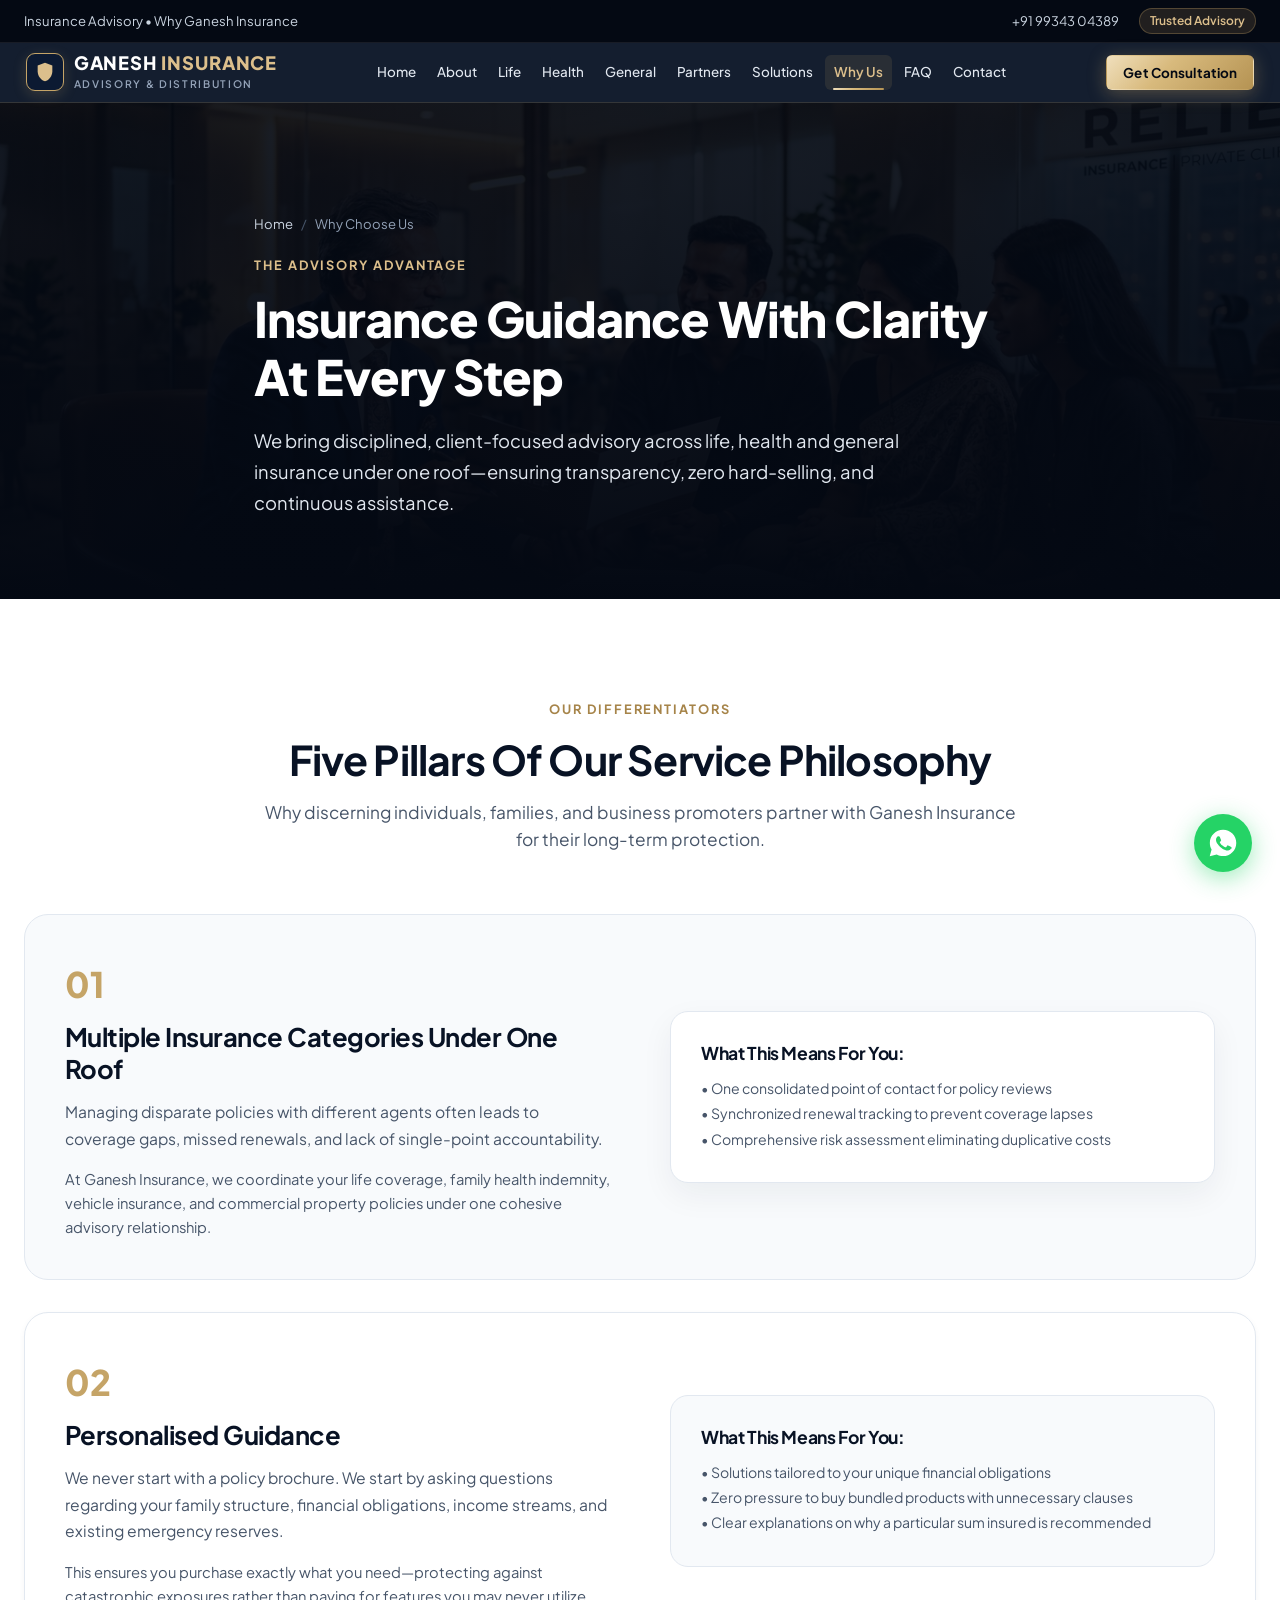
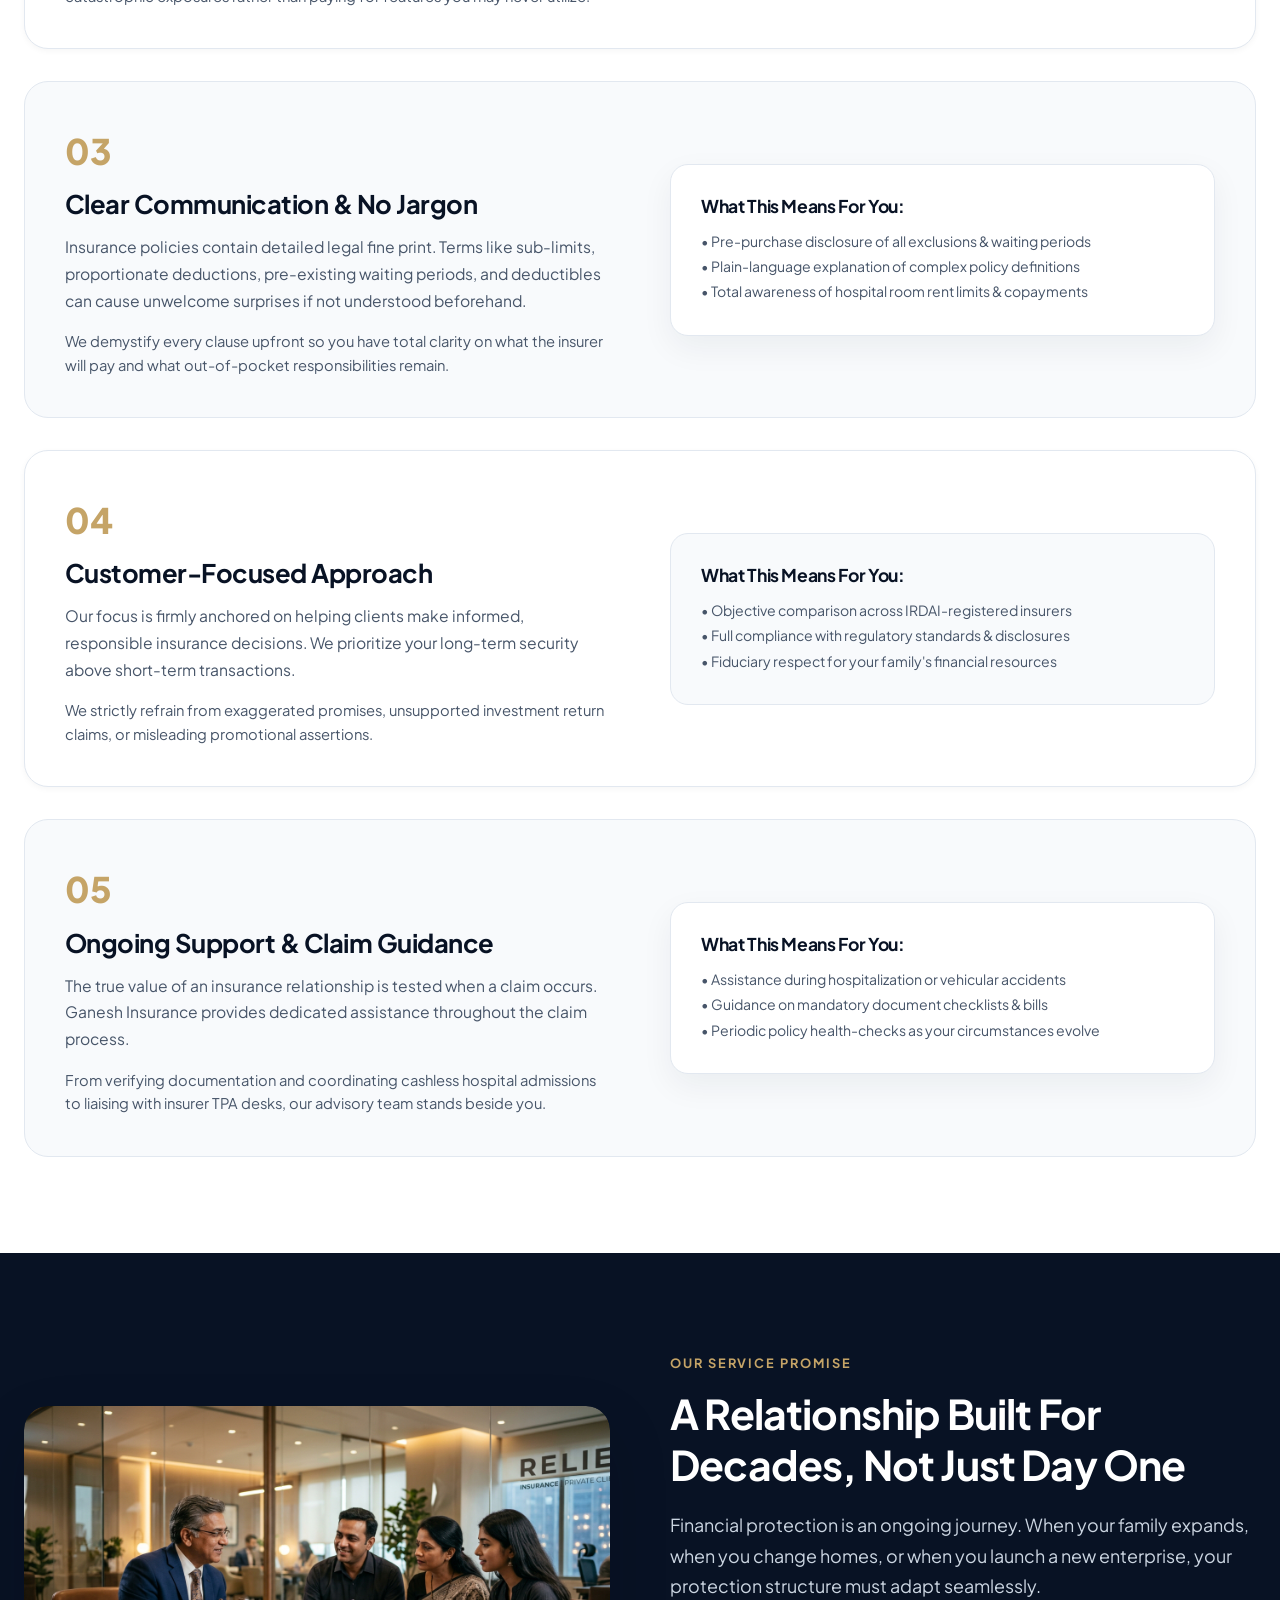
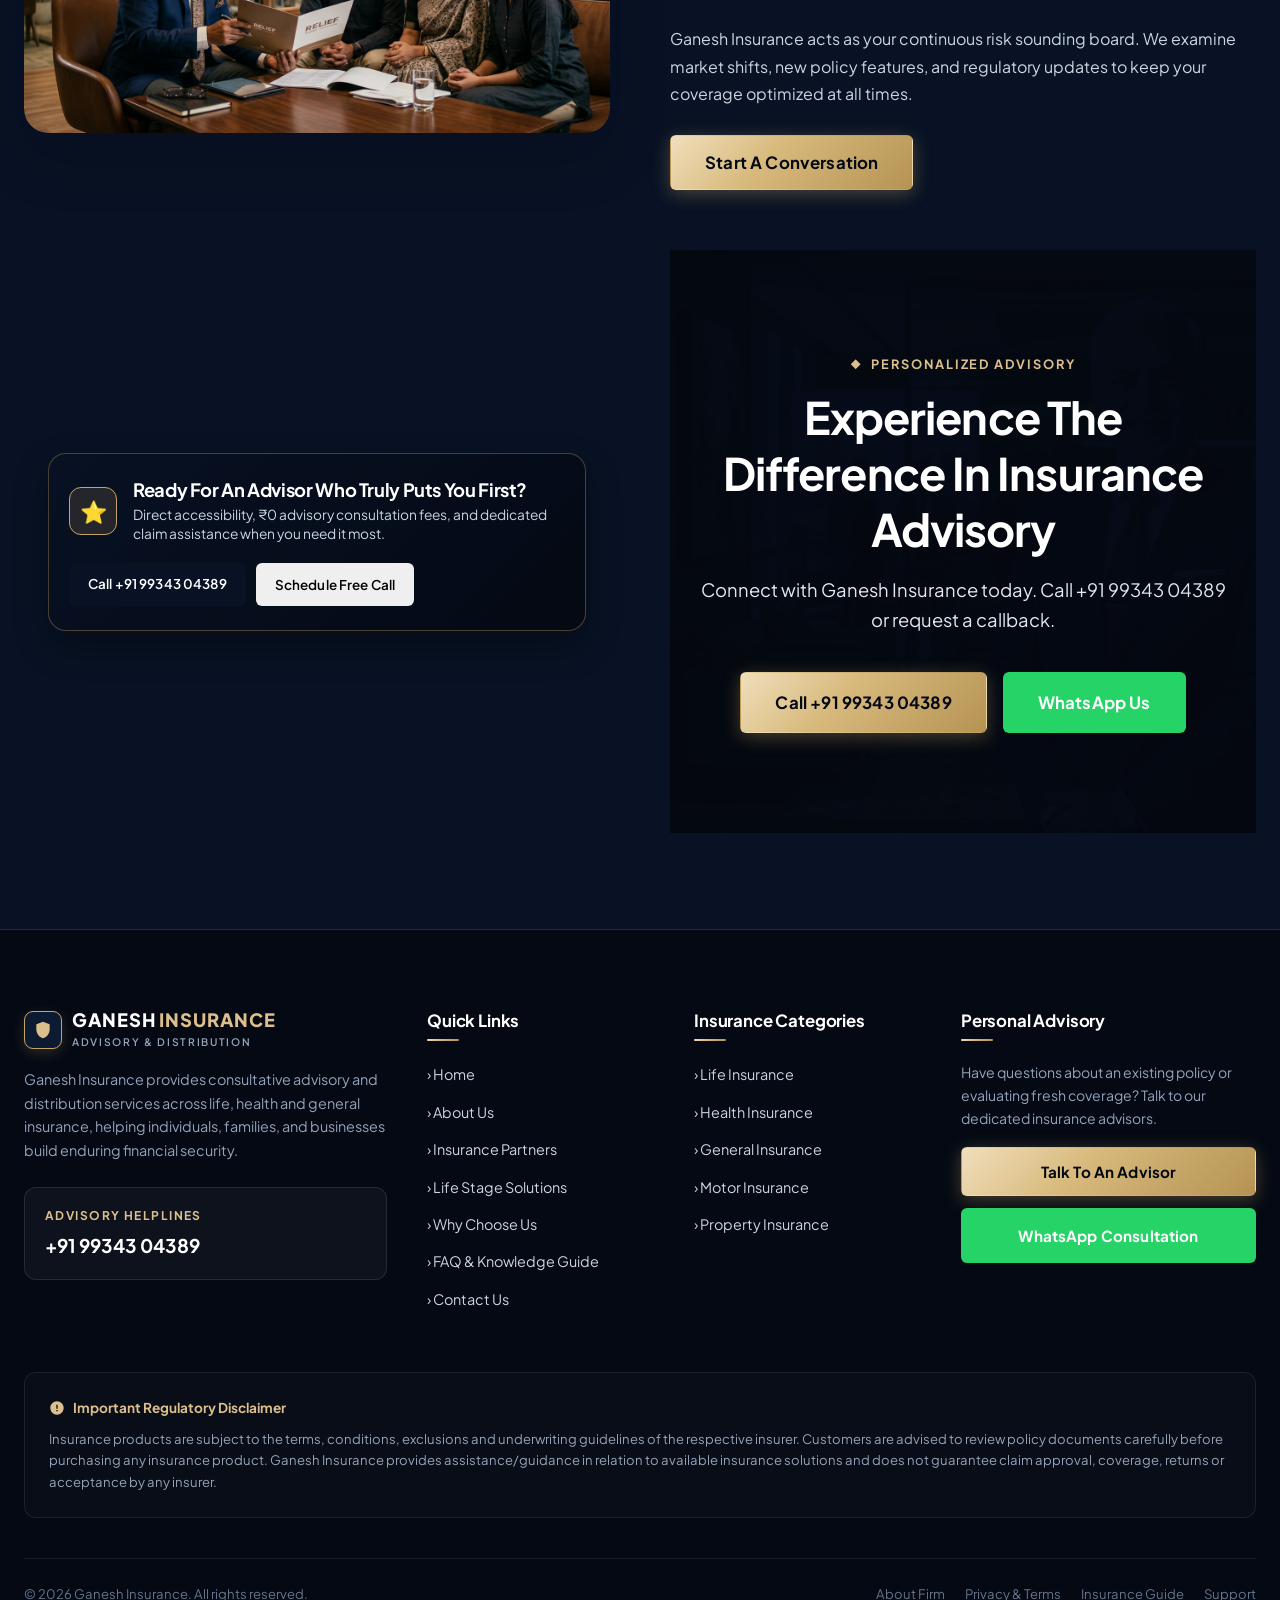
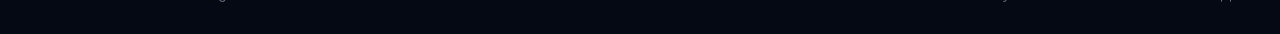
<file: why-us.html>
<!DOCTYPE html>
<html lang="en">
<head>
  <meta charset="UTF-8">
  <meta name="viewport" content="width=device-width, initial-scale=1.0">
  <title>Why Choose Ganesh Insurance | Independent Advisory &amp; Support</title>
  <meta name="description" content="Discover why individuals and businesses choose Ganesh Insurance. Multi-category coverage, personalized guidance, clear communication, and ongoing claim support. Call +91 99343 04389.">
  <link rel="canonical" href="https://ganeshinsurance.in/why-us.html">
  <link rel="stylesheet" href="css/style.css">
  <link rel="icon" href="data:image/svg+xml,<svg xmlns='http://www.w3.org/2000/svg' viewBox='0 0 24 24' fill='%23C5A467'><path d='M12 2L4 5v6.09c0 5.05 3.41 9.76 8 10.91 4.59-1.15 8-5.86 8-10.91V5l-8-3z'/></svg>">
</head>
<body>

  <!-- Top Utility Bar -->
  <div class="top-bar">
    <div class="container top-bar-inner">
      <div class="top-bar-left">
        <span class="top-bar-item">Insurance Advisory &bull; Why Ganesh Insurance</span>
      </div>
      <div class="top-bar-right">
        <a href="tel:+919934304389" class="top-bar-item">+91 99343 04389</a>
        <span class="top-bar-badge">Trusted Advisory</span>
      </div>
    </div>
  </div>

  <!-- Global Sticky Header -->
  <header class="site-header">
    <div class="container header-container">
      <a href="index.html" class="brand-logo" aria-label="Ganesh Insurance Home">
        <div class="logo-symbol">
          <svg width="22" height="22" viewBox="0 0 24 24" fill="currentColor"><path d="M12 2L4 5v6.09c0 5.05 3.41 9.76 8 10.91 4.59-1.15 8-5.86 8-10.91V5l-8-3z"/></svg>
        </div>
        <div class="logo-text-group">
          <span class="brand-name">GANESH <span>INSURANCE</span></span>
          <span class="brand-tagline">Advisory &amp; Distribution</span>
        </div>
      </a>

      <nav class="nav-menu" aria-label="Main Navigation">
        <a href="index.html" class="nav-link">Home</a>
        <a href="about.html" class="nav-link">About</a>
        <a href="life-insurance.html" class="nav-link">Life</a>
        <a href="health-insurance.html" class="nav-link">Health</a>
        <a href="general-insurance.html" class="nav-link">General</a>
        <a href="partners.html" class="nav-link">Partners</a>
        <a href="solutions.html" class="nav-link">Solutions</a>
        <a href="why-us.html" class="nav-link active">Why Us</a>
        <a href="faq.html" class="nav-link">FAQ</a>
        <a href="contact.html" class="nav-link">Contact</a>
      </nav>

      <div class="header-actions">
        <a href="tel:+919934304389" class="phone-quick-link" title="Call Ganesh Insurance">
          <svg width="14" height="14" viewBox="0 0 24 24" fill="currentColor"><path d="M6.62 10.79a15.05 15.05 0 006.59 6.59l2.2-2.2c.27-.27.67-.36 1.02-.24 1.12.37 2.33.57 3.57.57.55 0 1 .45 1 1V20c0 .55-.45 1-1 1-9.39 0-17-7.61-17-17 0-.55.45-1 1-1h3.5c.55 0 1 .45 1 1 0 1.25.2 2.45.57 3.57.11.35.03.74-.25 1.02l-2.2 2.2z"/></svg>
          +91 99343 04389
        </a>
        <button class="btn btn-primary btn-sm open-consult-modal">Get Consultation</button>
        <button class="mobile-nav-toggle" aria-label="Toggle Navigation Menu">
          <svg width="22" height="22" viewBox="0 0 24 24" fill="none" stroke="currentColor" stroke-width="2.2"><line x1="3" y1="12" x2="21" y2="12"></line><line x1="3" y1="6" x2="21" y2="6"></line><line x1="3" y1="18" x2="21" y2="18"></line></svg>
        </button>
      </div>
    </div>
  </header>

  <!-- Mobile Drawer -->
  <div class="mobile-nav-drawer">
    <div class="mobile-drawer-header">
      <div class="logo-text-group">
        <span class="brand-name">GANESH <span>INSURANCE</span></span>
        <span class="brand-tagline">Advisory &amp; Distribution</span>
      </div>
      <button class="mobile-drawer-close" style="background:none; border:none; color:#fff; font-size:24px; cursor:pointer;" aria-label="Close Menu">&times;</button>
    </div>

    <!-- Mobile Drawer Lead Desk -->
    <div class="mobile-drawer-lead-desk">
      <div class="drawer-lead-badge">
        <span class="pulse-dot"></span> Certified Advisory Support
      </div>
      <p class="drawer-lead-title">Experience objective, unbiased insurance recommendations with zero sales pressure.</p>
      <div class="drawer-lead-actions">
        <a href="tel:+919934304389" class="btn btn-navy btn-sm" style="flex: 1; text-align: center; font-size: 0.8rem; padding: 8px 10px;">
          <svg width="14" height="14" viewBox="0 0 24 24" fill="currentColor" style="vertical-align: middle; margin-right: 4px;"><path d="M6.62 10.79a15.05 15.05 0 006.59 6.59l2.2-2.2c.27-.27.67-.36 1.02-.24 1.12.37 2.33.57 3.57.57.55 0 1 .45 1 1V20c0 .55-.45 1-1 1-9.39 0-17-7.61-17-17 0-.55.45-1 1-1h3.5c.55 0 1 .45 1 1 0 1.25.2 2.45.57 3.57.11.35.03.74-.25 1.02l-2.2 2.2z"/></svg>
          Call Now
        </a>
        <a href="https://wa.me/919934304389?text=Hello%20Ganesh%20Insurance%2C%20I%20would%20like%20to%20know%20more%20about%20your%20advisory%20services." target="_blank" rel="noopener noreferrer" class="btn btn-whatsapp btn-sm" style="flex: 1; text-align: center; font-size: 0.8rem; padding: 8px 10px;">
          WhatsApp
        </a>
      </div>
    </div>

    <div class="mobile-menu-links">
      <a href="index.html" class="mobile-menu-link">Home</a>
      <a href="about.html" class="mobile-menu-link">About Us</a>
      <a href="life-insurance.html" class="mobile-menu-link">Life Insurance</a>
      <a href="health-insurance.html" class="mobile-menu-link">Health Insurance</a>
      <a href="general-insurance.html" class="mobile-menu-link">General Insurance</a>
      <a href="partners.html" class="mobile-menu-link">Insurance Partners</a>
      <a href="solutions.html" class="mobile-menu-link">Insurance Solutions</a>
      <a href="why-us.html" class="mobile-menu-link active">Why Choose Us</a>
      <a href="faq.html" class="mobile-menu-link">FAQ &amp; Guide</a>
      <a href="contact.html" class="mobile-menu-link">Contact Us</a>
    </div>
    <div class="mobile-drawer-footer">
      <button class="btn btn-primary open-consult-modal" style="width:100%;">⚡ Connect With An Advisor</button>
      <p class="drawer-compliance-note">Advisory &amp; Distribution Services • India</p>
    </div>
  </div>

  <main>
    <!-- Page Hero -->
    <section class="page-hero">
      <div class="page-hero-bg" style="background-image: url('assets/images/whyus-hero.jpg');"></div>
      <div class="page-hero-overlay"></div>
      <div class="container page-hero-content">
        <nav class="breadcrumb-nav">
          <a href="index.html">Home</a>
          <span class="separator">/</span>
          <span>Why Choose Us</span>
        </nav>
        <div class="eyebrow" style="color: var(--gold-400);">THE ADVISORY ADVANTAGE</div>
        <h1 class="page-hero-title">Insurance Guidance With Clarity At Every Step</h1>
        <p class="page-hero-desc">
          We bring disciplined, client-focused advisory across life, health and general insurance under one roof—ensuring transparency, zero hard-selling, and continuous assistance.
        </p>
      </div>
    </section>

    <!-- SECTION: 5 Core Value Pillars -->
    <section class="section-spacing">
      <div class="container">
        <div class="section-header">
          <div class="eyebrow eyebrow-dark">OUR DIFFERENTIATORS</div>
          <h2 class="h2-section">Five Pillars Of Our Service Philosophy</h2>
          <p class="section-subtitle">
            Why discerning individuals, families, and business promoters partner with Ganesh Insurance for their long-term protection.
          </p>
        </div>

        <div style="display: flex; flex-direction: column; gap: 32px;">
          <!-- Pillar 1 -->
          <div class="split-section-grid" style="align-items: center; background: var(--slate-50); padding: 40px; border-radius: var(--radius-xl); border: 1px solid var(--slate-200);">
            <div>
              <div style="font-size: 2.2rem; font-weight: 800; color: var(--gold-500); margin-bottom: 8px;">01</div>
              <h3 style="font-size: 1.6rem; color: var(--navy-900); margin-bottom: 14px;">Multiple Insurance Categories Under One Roof</h3>
              <p style="font-size: 0.98rem; color: var(--slate-600); line-height: 1.7; margin-bottom: 16px;">
                Managing disparate policies with different agents often leads to coverage gaps, missed renewals, and lack of single-point accountability.
              </p>
              <p style="font-size: 0.92rem; color: var(--slate-600); line-height: 1.6;">
                At Ganesh Insurance, we coordinate your life coverage, family health indemnity, vehicle insurance, and commercial property policies under one cohesive advisory relationship.
              </p>
            </div>
            <div style="background: var(--white); padding: 30px; border-radius: var(--radius-lg); border: 1px solid var(--slate-200); box-shadow: var(--shadow-card);">
              <h4 style="font-size: 1.1rem; color: var(--navy-900); margin-bottom: 12px;">What This Means For You:</h4>
              <ul style="font-size: 0.88rem; color: var(--slate-600); line-height: 1.8;">
                <li>&bull; One consolidated point of contact for policy reviews</li>
                <li>&bull; Synchronized renewal tracking to prevent coverage lapses</li>
                <li>&bull; Comprehensive risk assessment eliminating duplicative costs</li>
              </ul>
            </div>
          </div>

          <!-- Pillar 2 -->
          <div class="split-section-grid" style="align-items: center; background: var(--white); padding: 40px; border-radius: var(--radius-xl); border: 1px solid var(--slate-200); box-shadow: var(--shadow-sm);">
            <div>
              <div style="font-size: 2.2rem; font-weight: 800; color: var(--gold-500); margin-bottom: 8px;">02</div>
              <h3 style="font-size: 1.6rem; color: var(--navy-900); margin-bottom: 14px;">Personalised Guidance</h3>
              <p style="font-size: 0.98rem; color: var(--slate-600); line-height: 1.7; margin-bottom: 16px;">
                We never start with a policy brochure. We start by asking questions regarding your family structure, financial obligations, income streams, and existing emergency reserves.
              </p>
              <p style="font-size: 0.92rem; color: var(--slate-600); line-height: 1.6;">
                This ensures you purchase exactly what you need—protecting against catastrophic exposures rather than paying for features you may never utilize.
              </p>
            </div>
            <div style="background: var(--slate-50); padding: 30px; border-radius: var(--radius-lg); border: 1px solid var(--slate-200);">
              <h4 style="font-size: 1.1rem; color: var(--navy-900); margin-bottom: 12px;">What This Means For You:</h4>
              <ul style="font-size: 0.88rem; color: var(--slate-600); line-height: 1.8;">
                <li>&bull; Solutions tailored to your unique financial obligations</li>
                <li>&bull; Zero pressure to buy bundled products with unnecessary clauses</li>
                <li>&bull; Clear explanations on why a particular sum insured is recommended</li>
              </ul>
            </div>
          </div>

          <!-- Pillar 3 -->
          <div class="split-section-grid" style="align-items: center; background: var(--slate-50); padding: 40px; border-radius: var(--radius-xl); border: 1px solid var(--slate-200);">
            <div>
              <div style="font-size: 2.2rem; font-weight: 800; color: var(--gold-500); margin-bottom: 8px;">03</div>
              <h3 style="font-size: 1.6rem; color: var(--navy-900); margin-bottom: 14px;">Clear Communication &amp; No Jargon</h3>
              <p style="font-size: 0.98rem; color: var(--slate-600); line-height: 1.7; margin-bottom: 16px;">
                Insurance policies contain detailed legal fine print. Terms like sub-limits, proportionate deductions, pre-existing waiting periods, and deductibles can cause unwelcome surprises if not understood beforehand.
              </p>
              <p style="font-size: 0.92rem; color: var(--slate-600); line-height: 1.6;">
                We demystify every clause upfront so you have total clarity on what the insurer will pay and what out-of-pocket responsibilities remain.
              </p>
            </div>
            <div style="background: var(--white); padding: 30px; border-radius: var(--radius-lg); border: 1px solid var(--slate-200); box-shadow: var(--shadow-card);">
              <h4 style="font-size: 1.1rem; color: var(--navy-900); margin-bottom: 12px;">What This Means For You:</h4>
              <ul style="font-size: 0.88rem; color: var(--slate-600); line-height: 1.8;">
                <li>&bull; Pre-purchase disclosure of all exclusions &amp; waiting periods</li>
                <li>&bull; Plain-language explanation of complex policy definitions</li>
                <li>&bull; Total awareness of hospital room rent limits &amp; copayments</li>
              </ul>
            </div>
          </div>

          <!-- Pillar 4 -->
          <div class="split-section-grid" style="align-items: center; background: var(--white); padding: 40px; border-radius: var(--radius-xl); border: 1px solid var(--slate-200); box-shadow: var(--shadow-sm);">
            <div>
              <div style="font-size: 2.2rem; font-weight: 800; color: var(--gold-500); margin-bottom: 8px;">04</div>
              <h3 style="font-size: 1.6rem; color: var(--navy-900); margin-bottom: 14px;">Customer-Focused Approach</h3>
              <p style="font-size: 0.98rem; color: var(--slate-600); line-height: 1.7; margin-bottom: 16px;">
                Our focus is firmly anchored on helping clients make informed, responsible insurance decisions. We prioritize your long-term security above short-term transactions.
              </p>
              <p style="font-size: 0.92rem; color: var(--slate-600); line-height: 1.6;">
                We strictly refrain from exaggerated promises, unsupported investment return claims, or misleading promotional assertions.
              </p>
            </div>
            <div style="background: var(--slate-50); padding: 30px; border-radius: var(--radius-lg); border: 1px solid var(--slate-200);">
              <h4 style="font-size: 1.1rem; color: var(--navy-900); margin-bottom: 12px;">What This Means For You:</h4>
              <ul style="font-size: 0.88rem; color: var(--slate-600); line-height: 1.8;">
                <li>&bull; Objective comparison across IRDAI-registered insurers</li>
                <li>&bull; Full compliance with regulatory standards &amp; disclosures</li>
                <li>&bull; Fiduciary respect for your family's financial resources</li>
              </ul>
            </div>
          </div>

          <!-- Pillar 5 -->
          <div class="split-section-grid" style="align-items: center; background: var(--slate-50); padding: 40px; border-radius: var(--radius-xl); border: 1px solid var(--slate-200);">
            <div>
              <div style="font-size: 2.2rem; font-weight: 800; color: var(--gold-500); margin-bottom: 8px;">05</div>
              <h3 style="font-size: 1.6rem; color: var(--navy-900); margin-bottom: 14px;">Ongoing Support &amp; Claim Guidance</h3>
              <p style="font-size: 0.98rem; color: var(--slate-600); line-height: 1.7; margin-bottom: 16px;">
                The true value of an insurance relationship is tested when a claim occurs. Ganesh Insurance provides dedicated assistance throughout the claim process.
              </p>
              <p style="font-size: 0.92rem; color: var(--slate-600); line-height: 1.6;">
                From verifying documentation and coordinating cashless hospital admissions to liaising with insurer TPA desks, our advisory team stands beside you.
              </p>
            </div>
            <div style="background: var(--white); padding: 30px; border-radius: var(--radius-lg); border: 1px solid var(--slate-200); box-shadow: var(--shadow-card);">
              <h4 style="font-size: 1.1rem; color: var(--navy-900); margin-bottom: 12px;">What This Means For You:</h4>
              <ul style="font-size: 0.88rem; color: var(--slate-600); line-height: 1.8;">
                <li>&bull; Assistance during hospitalization or vehicular accidents</li>
                <li>&bull; Guidance on mandatory document checklists &amp; bills</li>
                <li>&bull; Periodic policy health-checks as your circumstances evolve</li>
              </ul>
            </div>
          </div>
        </div>
      </div>
    </section>

    <!-- SECTION: Large Image Feature & Client Assurance -->
    <section class="section-spacing section-dark">
      <div class="container">
        <div class="split-section-grid" style="align-items: center;">
          <div class="split-img-wrapper">
            <img src="assets/images/whyus-hero.jpg" alt="Senior insurance consultant in a meeting" loading="lazy">
          </div>
          <div>
            <div class="eyebrow">OUR SERVICE PROMISE</div>
            <h2 class="h2-section" style="margin-bottom: 20px;">
              A Relationship Built For Decades, Not Just Day One
            </h2>
            <p class="lead-text" style="color: var(--slate-300); margin-bottom: 24px;">
              Financial protection is an ongoing journey. When your family expands, when you change homes, or when you launch a new enterprise, your protection structure must adapt seamlessly.
            </p>
            <p style="color: var(--slate-300); line-height: 1.7; margin-bottom: 28px;">
              Ganesh Insurance acts as your continuous risk sounding board. We examine market shifts, new policy features, and regulatory updates to keep your coverage optimized at all times.
            </p>
            <button class="btn btn-primary btn-lg open-consult-modal">Start A Conversation</button>
          </div>
    <!-- Mobile In-Content Lead Strip -->
    <div class="container">
      <div class="mobile-lead-strip">
        <div class="mobile-lead-strip-content">
          <div class="strip-icon">⭐</div>
          <div class="strip-text">
            <h4>Ready For An Advisor Who Truly Puts You First?</h4>
            <p>Direct accessibility, ₹0 advisory consultation fees, and dedicated claim assistance when you need it most.</p>
          </div>
        </div>
        <div class="strip-actions">
          <a href="tel:+919934304389" class="btn btn-navy">Call +91 99343 04389</a>
          <button class="btn btn-gold open-consult-modal">Schedule Free Call</button>
        </div>
      </div>
    </div>

    <!-- Final CTA Banner -->
    <section class="final-cta-section">
      <div class="final-cta-bg" style="background-image: url('assets/images/about-hero.jpg');"></div>
      <div class="container">
        <div class="final-cta-content">
          <div class="eyebrow" style="color: var(--gold-400); justify-content: center;">
            <span>&#9670;</span> PERSONALIZED ADVISORY
          </div>
          <h2>Experience The Difference In Insurance Advisory</h2>
          <p>Connect with Ganesh Insurance today. Call +91 99343 04389 or request a callback.</p>
          <div class="final-cta-buttons">
            <a href="tel:+919934304389" class="btn btn-primary btn-lg">Call +91 99343 04389</a>
            <a href="https://wa.me/919934304389?text=Hello%20Ganesh%20Insurance%2C%20I%20would%20like%20to%20know%20more%20about%20your%20insurance%20solutions." target="_blank" rel="noopener noreferrer" class="btn btn-whatsapp btn-lg">WhatsApp Us</a>
          </div>
        </div>
      </div>
    </section>
  </main>

  <!-- Global Footer -->
  <footer class="site-footer">
    <div class="container">
      <div class="footer-top-grid">
        <div>
          <div class="brand-logo" style="margin-bottom: 18px;">
            <div class="logo-symbol">
              <svg width="20" height="20" viewBox="0 0 24 24" fill="currentColor"><path d="M12 2L4 5v6.09c0 5.05 3.41 9.76 8 10.91 4.59-1.15 8-5.86 8-10.91V5l-8-3z"/></svg>
            </div>
            <div class="logo-text-group">
              <span class="brand-name">GANESH <span>INSURANCE</span></span>
              <span class="brand-tagline">Advisory &amp; Distribution</span>
            </div>
          </div>
          <p style="font-size: 0.9rem; line-height: 1.65; color: var(--slate-400); margin-bottom: 24px;">
            Ganesh Insurance provides consultative advisory and distribution services across life, health and general insurance, helping individuals, families, and businesses build enduring financial security.
          </p>
          <div class="footer-contact-card">
            <div class="footer-contact-label">Advisory Helplines</div>
            <a href="tel:+919934304389" class="footer-contact-phone">+91 99343 04389</a>
          </div>
        </div>
        <div>
          <h4 class="footer-col-title">Quick Links</h4>
          <ul class="footer-nav-list">
            <li><a href="index.html" class="footer-nav-link">&rsaquo; Home</a></li>
            <li><a href="about.html" class="footer-nav-link">&rsaquo; About Us</a></li>
            <li><a href="partners.html" class="footer-nav-link">&rsaquo; Insurance Partners</a></li>
            <li><a href="solutions.html" class="footer-nav-link">&rsaquo; Life Stage Solutions</a></li>
            <li><a href="why-us.html" class="footer-nav-link">&rsaquo; Why Choose Us</a></li>
            <li><a href="faq.html" class="footer-nav-link">&rsaquo; FAQ &amp; Knowledge Guide</a></li>
            <li><a href="contact.html" class="footer-nav-link">&rsaquo; Contact Us</a></li>
          </ul>
        </div>
        <div>
          <h4 class="footer-col-title">Insurance Categories</h4>
          <ul class="footer-nav-list">
            <li><a href="life-insurance.html" class="footer-nav-link">&rsaquo; Life Insurance</a></li>
            <li><a href="health-insurance.html" class="footer-nav-link">&rsaquo; Health Insurance</a></li>
            <li><a href="general-insurance.html" class="footer-nav-link">&rsaquo; General Insurance</a></li>
            <li><a href="general-insurance.html#motor" class="footer-nav-link">&rsaquo; Motor Insurance</a></li>
            <li><a href="general-insurance.html#property" class="footer-nav-link">&rsaquo; Property Insurance</a></li>
          </ul>
        </div>
        <div>
          <h4 class="footer-col-title">Personal Advisory</h4>
          <p style="font-size: 0.88rem; color: var(--slate-400); margin-bottom: 18px; line-height: 1.6;">
            Have questions about an existing policy or evaluating fresh coverage? Talk to our dedicated insurance advisors.
          </p>
          <button class="btn btn-primary open-consult-modal" style="width: 100%; margin-bottom: 12px;">Talk To An Advisor</button>
          <a href="https://wa.me/919934304389?text=Hello%20Ganesh%20Insurance%2C%20I%20would%20like%20to%20know%20more%20about%20your%20insurance%20solutions." target="_blank" rel="noopener noreferrer" class="btn btn-whatsapp" style="width: 100%;">WhatsApp Consultation</a>
        </div>
      </div>
      <div class="footer-disclaimer-card">
        <div class="footer-disclaimer-title">
          <svg width="16" height="16" viewBox="0 0 24 24" fill="currentColor"><path d="M12 2C6.48 2 2 6.48 2 12s4.48 10 10 10 10-4.48 10-10S17.52 2 12 2zm1 15h-2v-2h2v2zm0-4h-2V7h2v6z"/></svg>
          Important Regulatory Disclaimer
        </div>
        <p>
          Insurance products are subject to the terms, conditions, exclusions and underwriting guidelines of the respective insurer. Customers are advised to review policy documents carefully before purchasing any insurance product. Ganesh Insurance provides assistance/guidance in relation to available insurance solutions and does not guarantee claim approval, coverage, returns or acceptance by any insurer.
        </p>
      </div>
      <div class="footer-bottom-bar">
        <div>&copy; 2026 Ganesh Insurance. All rights reserved.</div>
        <div class="footer-bottom-links">
          <a href="about.html">About Firm</a>
          <a href="contact.html">Privacy &amp; Terms</a>
          <a href="faq.html">Insurance Guide</a>
          <a href="contact.html">Support</a>
        </div>
      </div>
    </div>
  </footer>

  <!-- Floating WhatsApp Quick Button -->
  <a href="https://wa.me/919934304389?text=Hello%20Ganesh%20Insurance%2C%20I%20would%20like%20to%20know%20more%20about%20your%20insurance%20solutions." target="_blank" rel="noopener noreferrer" class="floating-whatsapp-btn" aria-label="Chat with Ganesh Insurance on WhatsApp">
    <svg width="32" height="32" viewBox="0 0 24 24" fill="currentColor"><path d="M12.04 2c-5.46 0-9.91 4.45-9.91 9.91 0 1.75.46 3.45 1.32 4.95L2.05 22l5.25-1.38c1.45.79 3.08 1.21 4.74 1.21 5.46 0 9.91-4.45 9.91-9.91 0-2.65-1.03-5.14-2.9-7.01A9.816 9.816 0 0012.04 2zm5.79 14.28c-.24.68-1.39 1.25-1.92 1.33-.5.07-1.14.1-3.32-.8-2.79-1.15-4.57-3.99-4.71-4.18-.14-.18-1.14-1.52-1.14-2.9 0-1.38.72-2.06.98-2.35.26-.28.56-.35.75-.35.19 0 .38 0 .54.01.18.01.41-.07.64.48.24.57.81 1.99.88 2.14.07.14.12.31.02.5-.09.19-.14.31-.29.48-.14.17-.3.38-.43.51-.14.14-.29.3-.12.59.17.29.75 1.24 1.62 2.01 1.11.99 2.05 1.3 2.34 1.44.29.14.46.12.63-.07.17-.19.72-.84.91-1.13.19-.29.38-.24.64-.14.26.09 1.67.79 1.96.93.29.14.48.22.55.33.07.12.07.69-.17 1.37z"/></svg>
    <span class="tooltip">Chat on WhatsApp</span>
  </a>

  <!-- High-Converting Mobile Lead Sticky Bar -->
  <div class="mobile-sticky-action-bar" role="region" aria-label="Quick Mobile Leads Bar">
    <a href="tel:+919934304389" class="mobile-lead-btn mobile-call-btn" title="Call Advisor Now">
      <span class="lead-pulse-indicator"></span>
      <svg width="17" height="17" viewBox="0 0 24 24" fill="currentColor"><path d="M6.62 10.79a15.05 15.05 0 006.59 6.59l2.2-2.2c.27-.27.67-.36 1.02-.24 1.12.37 2.33.57 3.57.57.55 0 1 .45 1 1V20c0 .55-.45 1-1 1-9.39 0-17-7.61-17-17 0-.55.45-1 1-1h3.5c.55 0 1 .45 1 1 0 1.25.2 2.45.57 3.57.11.35.03.74-.25 1.02l-2.2 2.2z"/></svg>
      <div class="lead-btn-text">
        <span class="lead-btn-main">Call Advisor</span>
        <span class="lead-btn-sub">+91 99343 04389</span>
      </div>
    </a>
    <a href="https://wa.me/919934304389?text=Hello%20Ganesh%20Insurance%2C%20I%20would%20like%20to%20know%20more%20about%20your%20advisory%20services." target="_blank" rel="noopener noreferrer" class="mobile-lead-btn mobile-wa-btn" title="Chat on WhatsApp">
      <svg width="17" height="17" viewBox="0 0 24 24" fill="currentColor"><path d="M12.04 2c-5.46 0-9.91 4.45-9.91 9.91 0 1.75.46 3.45 1.32 4.95L2.05 22l5.25-1.38c1.45.79 3.08 1.21 4.74 1.21 5.46 0 9.91-4.45 9.91-9.91 0-2.65-1.03-5.14-2.9-7.01A9.816 9.816 0 0012.04 2z"/></svg>
      <div class="lead-btn-text">
        <span class="lead-btn-main">WhatsApp</span>
        <span class="lead-btn-sub">Instant Reply</span>
      </div>
    </a>
    <button class="mobile-lead-btn mobile-quote-btn open-consult-modal" title="Request Callback">
      <svg width="17" height="17" viewBox="0 0 24 24" fill="none" stroke="currentColor" stroke-width="2.2"><path d="M13 2L3 14h9l-1 8 10-12h-9l1-8z"/></svg>
      <div class="lead-btn-text">
        <span class="lead-btn-main">Get Callback</span>
        <span class="lead-btn-sub">Free Quote</span>
      </div>
    </button>
  </div>

  <!-- Interactive Consultation Modal Dialog -->
  <div class="modal-backdrop" aria-hidden="true" role="dialog">
    <div class="modal-dialog">
      <div class="modal-header">
        <div>
          <h3 class="modal-title">Advisory Consultation</h3>
          <p class="modal-subtitle">Connect with a senior Ganesh Insurance advisor</p>
        </div>
        <button class="modal-close-btn" aria-label="Close dialog">&times;</button>
      </div>
      <div class="modal-body">
        <form id="consultationForm">
          <div class="form-group-grid">
            <div class="form-field">
              <label for="modalFullName">Full Name *</label>
              <input type="text" id="modalFullName" name="fullName" required placeholder="e.g. Ramesh Sharma">
            </div>
            <div class="form-field">
              <label for="modalMobileNumber">Mobile Number *</label>
              <input type="tel" id="modalMobileNumber" name="mobileNumber" pattern="[0-9]{10}" required placeholder="10-digit mobile number">
            </div>
          </div>
          <div class="form-group-grid">
            <div class="form-field">
              <label for="modalCity">City / Location *</label>
              <input type="text" id="modalCity" name="city" required placeholder="e.g. Mumbai, Pune, Delhi">
            </div>
            <div class="form-field">
              <label for="modalInsuranceReq">Insurance Requirement *</label>
              <select id="modalInsuranceReq" name="insuranceRequirement" required>
                <option value="General Advisory">Comprehensive Portfolio Advisory</option>
                <option value="Life Insurance">Life Insurance</option>
                <option value="Health Insurance">Health Insurance</option>
                <option value="Motor Insurance">Motor Insurance</option>
                <option value="Business Insurance">Business Insurance</option>
              </select>
            </div>
          </div>
          <div class="form-field">
            <label for="modalMessage">Your Query (Optional)</label>
            <textarea id="modalMessage" name="message" rows="3" placeholder="Tell us how we can assist you..."></textarea>
          </div>
          <button type="submit" class="btn btn-primary" style="width: 100%; margin-top: 10px;">Start A Conversation</button>
        </form>
      </div>
    </div>
  </div>

  <script src="js/main.js"></script>
</body>
</html>
</file>
<file: css/style.css>
/* ==========================================================================
   GANESH INSURANCE — PREMIUM DESIGN SYSTEM & STYLESHEET
   Aesthetic: ₹50 Lakh Luxury Corporate Financial Advisory & Private Wealth
   Market: India | Colors: Midnight Navy, Champagne Gold, Pure White, Soft Slate
   ========================================================================== */

@import url('https://fonts.googleapis.com/css2?family=Playfair+Display:ital,wght@0,500;0,600;0,700;1,400&family=Plus+Jakarta+Sans:wght@300;400;500;600;700;800&display=swap');

/* --- CSS Variables & Design Tokens --- */
:root {
  /* Navy / Dark corporate tones */
  --navy-950: #040913;
  --navy-900: #081224;
  --navy-850: #0C1A32;
  --navy-800: #122442;
  --navy-700: #1B335A;
  --navy-600: #254477;

  /* Gold & Champagne Luxury Accents */
  --gold-300: #EAD9B8;
  --gold-400: #DCBF8C;
  --gold-500: #C5A467;
  --gold-600: #A68449;
  --gold-700: #846733;
  --gold-gradient: linear-gradient(135deg, #F0DFBC 0%, #D8BA7D 40%, #B59353 100%);
  --gold-glow: rgba(197, 164, 103, 0.2);

  /* Light Neutrals */
  --slate-50: #F8FAFC;
  --slate-100: #F1F5F9;
  --slate-200: #E2E8F0;
  --slate-300: #CBD5E1;
  --slate-400: #94A3B8;
  --slate-500: #64748B;
  --slate-600: #475569;
  --slate-700: #334155;
  --slate-800: #1E293B;
  --white: #FFFFFF;

  /* Semantic Colors */
  --whatsapp-green: #25D366;
  --whatsapp-dark: #128C7E;
  --success: #10B981;
  --info: #0284C7;

  /* Typography */
  --font-primary: 'Plus Jakarta Sans', -apple-system, BlinkMacSystemFont, 'Segoe UI', Roboto, sans-serif;
  --font-serif: 'Playfair Display', Georgia, serif;

  /* Elevation & Shadows */
  --shadow-sm: 0 2px 6px rgba(4, 9, 19, 0.04);
  --shadow-md: 0 8px 24px rgba(4, 9, 19, 0.08);
  --shadow-lg: 0 16px 36px rgba(4, 9, 19, 0.12);
  --shadow-xl: 0 24px 60px rgba(4, 9, 19, 0.16);
  --shadow-gold: 0 10px 30px rgba(197, 164, 103, 0.25);
  --shadow-card: 0 12px 32px rgba(12, 26, 50, 0.06);

  /* Borders & Radius */
  --radius-sm: 6px;
  --radius-md: 12px;
  --radius-lg: 18px;
  --radius-xl: 24px;
  --radius-full: 9999px;
  --border-subtle: 1px solid rgba(226, 232, 240, 0.8);
  --border-navy: 1px solid rgba(27, 51, 90, 0.35);
  --border-gold: 1px solid rgba(197, 164, 103, 0.3);

  /* Transitions */
  --transition-fast: 0.2s cubic-bezier(0.16, 1, 0.3, 1);
  --transition-smooth: 0.35s cubic-bezier(0.16, 1, 0.3, 1);
  --transition-slow: 0.6s cubic-bezier(0.16, 1, 0.3, 1);
}

/* --- Base Reset & Box Sizing --- */
*, *::before, *::after {
  box-sizing: border-box;
  margin: 0;
  padding: 0;
}

html {
  scroll-behavior: smooth;
  font-size: 16px;
  -webkit-text-size-adjust: 100%;
  overflow-x: hidden;
  width: 100%;
  max-width: 100%;
}

body {
  font-family: var(--font-primary);
  color: var(--slate-700);
  background-color: var(--white);
  line-height: 1.65;
  font-weight: 400;
  overflow-x: hidden;
  width: 100%;
  max-width: 100%;
  position: relative;
  -webkit-font-smoothing: antialiased;
  -moz-osx-font-smoothing: grayscale;
}

img {
  max-width: 100%;
  height: auto;
  display: block;
}

a {
  color: inherit;
  text-decoration: none;
  transition: var(--transition-fast);
}

button, input, select, textarea {
  font-family: inherit;
  font-size: inherit;
}

ul, ol {
  list-style: none;
}

/* --- Utility Container --- */
.container {
  width: 100%;
  max-width: 1280px;
  margin-left: auto;
  margin-right: auto;
  padding-left: 24px;
  padding-right: 24px;
}

.container-narrow {
  max-width: 980px;
  margin-left: auto;
  margin-right: auto;
  padding-left: 24px;
  padding-right: 24px;
}

.section-spacing {
  padding-top: 96px;
  padding-bottom: 96px;
}

.section-spacing-sm {
  padding-top: 64px;
  padding-bottom: 64px;
}

/* --- Typography System --- */
h1, h2, h3, h4, h5, h6 {
  color: var(--navy-900);
  font-weight: 700;
  line-height: 1.25;
  letter-spacing: -0.02em;
}

.h1-hero {
  font-size: clamp(2.3rem, 4.8vw, 3.8rem);
  font-weight: 800;
  line-height: 1.15;
  letter-spacing: -0.03em;
  color: var(--white);
}

.h2-section {
  font-size: clamp(1.85rem, 3.2vw, 2.75rem);
  font-weight: 700;
  letter-spacing: -0.02em;
}

.h3-card {
  font-size: 1.35rem;
  font-weight: 700;
}

.eyebrow {
  display: inline-flex;
  align-items: center;
  gap: 8px;
  font-size: 0.8rem;
  font-weight: 700;
  text-transform: uppercase;
  letter-spacing: 0.15em;
  color: var(--gold-500);
  margin-bottom: 14px;
}

.eyebrow-dark {
  color: var(--gold-600);
}

.lead-text {
  font-size: clamp(1.05rem, 1.4vw, 1.22rem);
  color: var(--slate-600);
  line-height: 1.7;
}

.text-gold {
  color: var(--gold-500);
}

.gold-gradient-text {
  background: var(--gold-gradient);
  -webkit-background-clip: text;
  -webkit-text-fill-color: transparent;
  display: inline-block;
}

/* --- Buttons & CTAs --- */
.btn {
  display: inline-flex;
  align-items: center;
  justify-content: center;
  gap: 10px;
  padding: 14px 28px;
  border-radius: var(--radius-sm);
  font-weight: 600;
  font-size: 0.95rem;
  letter-spacing: 0.01em;
  cursor: pointer;
  border: 1px solid transparent;
  transition: all var(--transition-fast);
  white-space: nowrap;
}

.btn-primary {
  background: var(--gold-gradient);
  color: var(--navy-950);
  box-shadow: 0 4px 18px rgba(197, 164, 103, 0.35);
  font-weight: 700;
}

.btn-primary:hover {
  transform: translateY(-2px);
  box-shadow: 0 8px 26px rgba(197, 164, 103, 0.45);
  background: linear-gradient(135deg, #F8E8CB 0%, #E2C58A 40%, #C4A161 100%);
}

.btn-secondary {
  background: rgba(255, 255, 255, 0.08);
  color: var(--white);
  border: 1px solid rgba(255, 255, 255, 0.25);
  backdrop-filter: blur(8px);
}

.btn-secondary:hover {
  background: rgba(255, 255, 255, 0.16);
  border-color: rgba(255, 255, 255, 0.5);
  transform: translateY(-2px);
  color: var(--white);
}

.btn-navy {
  background: var(--navy-900);
  color: var(--white);
}

.btn-navy:hover {
  background: var(--navy-800);
  transform: translateY(-2px);
  box-shadow: var(--shadow-md);
  color: var(--white);
}

.btn-outline-navy {
  background: transparent;
  color: var(--navy-900);
  border: 1.5px solid var(--navy-900);
}

.btn-outline-navy:hover {
  background: var(--navy-900);
  color: var(--white);
  transform: translateY(-2px);
}

.btn-whatsapp {
  background: #25D366;
  color: var(--white);
  font-weight: 700;
}

.btn-whatsapp:hover {
  background: #20BD5A;
  transform: translateY(-2px);
  box-shadow: 0 6px 20px rgba(37, 211, 102, 0.35);
  color: var(--white);
}

.btn-phone {
  background: rgba(197, 164, 103, 0.12);
  color: var(--gold-400);
  border: 1px solid rgba(197, 164, 103, 0.3);
}

.btn-phone:hover {
  background: var(--gold-500);
  color: var(--navy-950);
}

.btn-sm {
  padding: 8px 18px;
  font-size: 0.85rem;
}

.btn-lg {
  padding: 16px 34px;
  font-size: 1.05rem;
}

/* --- Global Top Utility Bar --- */
.top-bar {
  background: var(--navy-950);
  color: var(--slate-300);
  font-size: 0.82rem;
  border-bottom: 1px solid rgba(255, 255, 255, 0.08);
  padding: 8px 0;
}

.top-bar-inner {
  display: flex;
  align-items: center;
  justify-content: space-between;
  flex-wrap: wrap;
  gap: 12px;
}

.top-bar-left, .top-bar-right {
  display: flex;
  align-items: center;
  gap: 20px;
}

.top-bar-item {
  display: inline-flex;
  align-items: center;
  gap: 7px;
  color: var(--slate-300);
}

.top-bar-item:hover {
  color: var(--gold-400);
}

.top-bar-badge {
  background: rgba(197, 164, 103, 0.15);
  color: var(--gold-400);
  padding: 2px 10px;
  border-radius: var(--radius-full);
  font-size: 0.75rem;
  font-weight: 600;
  border: 1px solid rgba(197, 164, 103, 0.3);
}

/* --- Global Sticky Header --- */
.site-header {
  position: sticky;
  top: 0;
  z-index: 1000;
  background: rgba(8, 18, 36, 0.95);
  backdrop-filter: blur(14px);
  -webkit-backdrop-filter: blur(14px);
  border-bottom: 1px solid rgba(197, 164, 103, 0.18);
  transition: all var(--transition-smooth);
}

.site-header.scrolled {
  background: rgba(5, 11, 20, 0.98);
  box-shadow: 0 10px 30px rgba(0, 0, 0, 0.35);
  padding-top: 2px;
  padding-bottom: 2px;
}

.header-container {
  display: flex;
  align-items: center;
  justify-content: space-between;
  width: 100%;
  max-width: 1440px;
  margin-left: auto;
  margin-right: auto;
  padding: 10px clamp(14px, 2vw, 28px);
  gap: 12px;
}

/* Logo Treatment */
.brand-logo {
  display: flex;
  align-items: center;
  gap: 10px;
  text-decoration: none;
  flex-shrink: 0;
}

.logo-symbol {
  width: 38px;
  height: 38px;
  background: var(--navy-850);
  border: 1.5px solid var(--gold-500);
  border-radius: 9px;
  display: flex;
  align-items: center;
  justify-content: center;
  box-shadow: 0 4px 14px rgba(197, 164, 103, 0.2);
  color: var(--gold-400);
  flex-shrink: 0;
  transition: transform var(--transition-fast);
}

.brand-logo:hover .logo-symbol {
  transform: rotate(-4deg) scale(1.04);
}

.logo-text-group {
  display: flex;
  flex-direction: column;
}

.brand-name {
  font-family: var(--font-primary);
  font-size: 1.15rem;
  font-weight: 800;
  letter-spacing: 0.05em;
  color: var(--white);
  line-height: 1.1;
  white-space: nowrap;
}

.brand-name span {
  color: var(--gold-400);
}

.brand-tagline {
  font-size: 0.65rem;
  font-weight: 600;
  letter-spacing: 0.16em;
  text-transform: uppercase;
  color: var(--slate-400);
  margin-top: 2px;
  white-space: nowrap;
}

/* Nav Menu */
.nav-menu {
  display: flex;
  align-items: center;
  gap: 3px;
  flex-shrink: 1;
}

.nav-link {
  color: var(--slate-200);
  font-size: 0.84rem;
  font-weight: 500;
  padding: 6px 9px;
  border-radius: var(--radius-sm);
  transition: all var(--transition-fast);
  position: relative;
  white-space: nowrap;
}

.nav-link:hover {
  color: var(--white);
  background: rgba(255, 255, 255, 0.06);
}

.nav-link.active {
  color: var(--gold-400);
  font-weight: 600;
  background: rgba(197, 164, 103, 0.12);
}

.nav-link.active::after {
  content: '';
  position: absolute;
  bottom: 0;
  left: 8px;
  right: 8px;
  height: 2px;
  background: var(--gold-gradient);
  border-radius: 2px;
}

/* Header CTAs */
.header-actions {
  display: flex;
  align-items: center;
  gap: 10px;
  flex-shrink: 0;
}

.phone-quick-link {
  display: inline-flex;
  align-items: center;
  gap: 6px;
  color: var(--white);
  font-size: 0.82rem;
  font-weight: 600;
  padding: 6px 12px;
  border-radius: var(--radius-sm);
  background: rgba(255, 255, 255, 0.05);
  border: 1px solid rgba(255, 255, 255, 0.12);
  transition: all var(--transition-fast);
  white-space: nowrap;
}

.phone-quick-link:hover {
  border-color: var(--gold-400);
  color: var(--gold-400);
}

.header-actions .btn {
  flex-shrink: 0;
  white-space: nowrap;
  font-size: 0.84rem;
  padding: 8px 16px;
}

.mobile-nav-toggle {
  display: none;
  background: rgba(255, 255, 255, 0.06);
  border: 1px solid rgba(255, 255, 255, 0.2);
  color: var(--white);
  padding: 7px 9px;
  border-radius: var(--radius-sm);
  cursor: pointer;
  align-items: center;
  justify-content: center;
  transition: all var(--transition-fast);
}

.mobile-nav-toggle:hover {
  border-color: var(--gold-400);
  background: rgba(197, 164, 103, 0.15);
}

/* --- Hero Slideshow Section --- */
.hero-slider-section {
  position: relative;
  background-color: var(--navy-950);
  min-height: 86vh;
  display: flex;
  align-items: center;
  overflow: hidden;
}

.slides-wrapper {
  position: absolute;
  inset: 0;
  width: 100%;
  height: 100%;
}

.hero-slide {
  position: absolute;
  inset: 0;
  width: 100%;
  height: 100%;
  opacity: 0;
  visibility: hidden;
  transition: opacity 1s cubic-bezier(0.4, 0, 0.2, 1), visibility 1s ease;
  z-index: 1;
  display: flex;
  align-items: center;
}

.hero-slide.active {
  opacity: 1;
  visibility: visible;
  z-index: 2;
}

.slide-bg {
  position: absolute;
  inset: 0;
  width: 100%;
  height: 100%;
  background-size: cover;
  background-position: center center;
  transform: scale(1.0);
  transition: transform 7s ease-out;
}

.hero-slide.active .slide-bg {
  transform: scale(1.08);
}

/* Luxury Multi-layer Gradient Overlay */
.slide-overlay {
  position: absolute;
  inset: 0;
  background: linear-gradient(
    90deg,
    rgba(4, 9, 19, 0.94) 0%,
    rgba(4, 9, 19, 0.82) 45%,
    rgba(4, 9, 19, 0.45) 80%,
    rgba(4, 9, 19, 0.3) 100%
  );
  z-index: 2;
}

.hero-content-container {
  position: relative;
  z-index: 10;
  width: 100%;
  padding-top: 100px;
  padding-bottom: 120px;
}

.hero-text-block {
  max-width: 720px;
}

.hero-slide .hero-animate-1,
.hero-slide .hero-animate-2,
.hero-slide .hero-animate-3,
.hero-slide .hero-animate-4 {
  opacity: 0;
  transform: translateY(24px);
  transition: opacity 0.6s ease, transform 0.6s ease;
}

.hero-slide.active .hero-animate-1 {
  opacity: 1;
  transform: translateY(0);
  transition-delay: 0.15s;
}

.hero-slide.active .hero-animate-2 {
  opacity: 1;
  transform: translateY(0);
  transition-delay: 0.3s;
}

.hero-slide.active .hero-animate-3 {
  opacity: 1;
  transform: translateY(0);
  transition-delay: 0.45s;
}

.hero-slide.active .hero-animate-4 {
  opacity: 1;
  transform: translateY(0);
  transition-delay: 0.6s;
}

.hero-description {
  font-size: 1.18rem;
  line-height: 1.7;
  color: var(--slate-200);
  margin-top: 20px;
  margin-bottom: 32px;
  max-width: 600px;
}

.hero-cta-group {
  display: flex;
  flex-wrap: wrap;
  gap: 14px;
  align-items: center;
}

/* Slider Controls */
.slider-nav-arrows {
  position: absolute;
  right: 40px;
  bottom: 50px;
  z-index: 20;
  display: flex;
  gap: 10px;
}

.slider-arrow-btn {
  width: 46px;
  height: 46px;
  border-radius: 50%;
  background: rgba(255, 255, 255, 0.1);
  border: 1px solid rgba(255, 255, 255, 0.2);
  color: var(--white);
  display: flex;
  align-items: center;
  justify-content: center;
  cursor: pointer;
  transition: all var(--transition-fast);
  backdrop-filter: blur(8px);
}

.slider-arrow-btn:hover {
  background: var(--gold-500);
  border-color: var(--gold-500);
  color: var(--navy-950);
}

.slider-progress-indicators {
  position: absolute;
  left: 24px;
  bottom: 40px;
  z-index: 20;
  display: flex;
  gap: 8px;
}

.indicator-bar {
  width: 48px;
  height: 4px;
  background: rgba(255, 255, 255, 0.25);
  border-radius: 2px;
  cursor: pointer;
  position: relative;
  overflow: hidden;
  transition: all var(--transition-fast);
}

.indicator-bar.active {
  width: 72px;
  background: rgba(255, 255, 255, 0.3);
}

.indicator-fill {
  position: absolute;
  top: 0;
  left: 0;
  height: 100%;
  width: 0%;
  background: var(--gold-gradient);
}

.indicator-bar.active .indicator-fill {
  animation: progressFill 3s linear forwards;
}

@keyframes progressFill {
  0% { width: 0%; }
  100% { width: 100%; }
}

/* --- Quick Lead Section --- */
.quick-lead-section {
  background: var(--navy-950);
  padding: 30px 0 24px;
  position: relative;
  z-index: 10;
}

/* --- Floating Trust Bar --- */
.floating-trust-bar {
  position: relative;
  z-index: 20;
  margin-top: 24px;
  margin-bottom: 40px;
}

.trust-cards-grid {
  display: grid;
  grid-template-columns: repeat(4, 1fr);
  gap: 20px;
}

.trust-card {
  background: var(--white);
  border: 1px solid var(--slate-200);
  border-radius: var(--radius-md);
  padding: 24px 20px;
  box-shadow: var(--shadow-lg);
  display: flex;
  gap: 16px;
  align-items: flex-start;
  transition: transform var(--transition-fast), box-shadow var(--transition-fast);
}

.trust-card:hover {
  transform: translateY(-5px);
  box-shadow: var(--shadow-xl);
  border-color: var(--gold-400);
}

.trust-icon-box {
  width: 46px;
  height: 46px;
  border-radius: 12px;
  background: rgba(12, 26, 50, 0.05);
  color: var(--navy-800);
  display: flex;
  align-items: center;
  justify-content: center;
  flex-shrink: 0;
  border: 1px solid rgba(197, 164, 103, 0.25);
}

.trust-card:hover .trust-icon-box {
  background: var(--navy-900);
  color: var(--gold-400);
}

.trust-card-title {
  font-size: 1.02rem;
  font-weight: 700;
  color: var(--navy-900);
  margin-bottom: 4px;
}

.trust-card-text {
  font-size: 0.86rem;
  color: var(--slate-600);
  line-height: 1.5;
}

/* --- Section Headers --- */
.section-header {
  text-align: center;
  max-width: 760px;
  margin-left: auto;
  margin-right: auto;
  margin-bottom: 60px;
}

.section-header.text-left {
  text-align: left;
  margin-left: 0;
  margin-right: 0;
}

.section-subtitle {
  font-size: 1.08rem;
  color: var(--slate-600);
  margin-top: 14px;
  line-height: 1.6;
}

/* --- Category Cards (3 Column) --- */
.category-cards-grid {
  display: grid;
  grid-template-columns: repeat(3, 1fr);
  gap: 28px;
}

.category-card {
  background: var(--white);
  border-radius: var(--radius-lg);
  overflow: hidden;
  border: 1px solid var(--slate-200);
  box-shadow: var(--shadow-card);
  transition: all var(--transition-smooth);
  display: flex;
  flex-direction: column;
}

.category-card:hover {
  transform: translateY(-8px);
  box-shadow: var(--shadow-xl);
  border-color: rgba(197, 164, 103, 0.4);
}

.category-card-img-wrap {
  position: relative;
  height: 250px;
  overflow: hidden;
}

.category-card-img-wrap img {
  width: 100%;
  height: 100%;
  object-fit: cover;
  transition: transform 0.8s cubic-bezier(0.16, 1, 0.3, 1);
}

.category-card:hover .category-card-img-wrap img {
  transform: scale(1.06);
}

.category-badge-pill {
  position: absolute;
  top: 16px;
  left: 16px;
  background: rgba(8, 18, 36, 0.85);
  backdrop-filter: blur(8px);
  color: var(--gold-400);
  font-size: 0.75rem;
  font-weight: 700;
  letter-spacing: 0.08em;
  text-transform: uppercase;
  padding: 6px 14px;
  border-radius: var(--radius-full);
  border: 1px solid rgba(197, 164, 103, 0.3);
}

.category-card-body {
  padding: 28px;
  display: flex;
  flex-direction: column;
  flex-grow: 1;
}

.category-card-title {
  font-size: 1.35rem;
  color: var(--navy-900);
  margin-bottom: 12px;
}

.category-card-desc {
  color: var(--slate-600);
  font-size: 0.95rem;
  line-height: 1.6;
  margin-bottom: 24px;
  flex-grow: 1;
}

.category-card-link {
  display: inline-flex;
  align-items: center;
  gap: 8px;
  color: var(--navy-900);
  font-weight: 700;
  font-size: 0.92rem;
  border-bottom: 1.5px solid var(--gold-500);
  padding-bottom: 4px;
  width: fit-content;
  transition: var(--transition-fast);
}

.category-card-link:hover {
  color: var(--gold-600);
  transform: translateX(4px);
}

/* --- Split Visual Section --- */
.split-section-grid {
  display: grid;
  grid-template-columns: 1fr 1fr;
  gap: 60px;
  align-items: center;
}

.split-img-wrapper {
  position: relative;
  border-radius: var(--radius-xl);
  overflow: hidden;
  box-shadow: var(--shadow-xl);
}

.split-img-wrapper img {
  width: 100%;
  height: 100%;
  object-fit: cover;
  border-radius: var(--radius-xl);
}

.split-floating-stat {
  position: absolute;
  bottom: 24px;
  left: 24px;
  background: rgba(8, 18, 36, 0.9);
  backdrop-filter: blur(10px);
  border: 1px solid rgba(197, 164, 103, 0.35);
  border-radius: var(--radius-md);
  padding: 18px 24px;
  color: var(--white);
  box-shadow: var(--shadow-lg);
  max-width: 280px;
}

.split-floating-stat .stat-headline {
  font-size: 1.15rem;
  font-weight: 700;
  color: var(--gold-400);
}

.split-floating-stat .stat-sub {
  font-size: 0.8rem;
  color: var(--slate-300);
  margin-top: 4px;
}

.benefit-blocks-grid {
  display: grid;
  grid-template-columns: 1fr 1fr;
  gap: 20px;
  margin-top: 32px;
}

.benefit-block {
  background: var(--slate-50);
  border: 1px solid var(--slate-200);
  border-radius: var(--radius-md);
  padding: 20px;
  transition: all var(--transition-fast);
}

.benefit-block:hover {
  background: var(--white);
  border-color: var(--gold-500);
  transform: translateY(-3px);
  box-shadow: var(--shadow-md);
}

.benefit-icon-badge {
  width: 38px;
  height: 38px;
  border-radius: 8px;
  background: rgba(12, 26, 50, 0.08);
  color: var(--navy-850);
  display: flex;
  align-items: center;
  justify-content: center;
  margin-bottom: 12px;
}

.benefit-title {
  font-size: 1.02rem;
  font-weight: 700;
  color: var(--navy-900);
  margin-bottom: 6px;
}

.benefit-desc {
  font-size: 0.85rem;
  color: var(--slate-600);
  line-height: 1.5;
}

/* --- Dark Theme Sections --- */
.section-dark {
  background: var(--navy-900);
  color: var(--slate-300);
  position: relative;
}

.section-dark h1,
.section-dark h2,
.section-dark h3 {
  color: var(--white);
}

.section-dark .section-subtitle {
  color: var(--slate-300);
}

.feature-cards-grid-4 {
  display: grid;
  grid-template-columns: repeat(4, 1fr);
  gap: 22px;
}

.feature-card-dark {
  background: rgba(255, 255, 255, 0.03);
  border: 1px solid rgba(255, 255, 255, 0.1);
  border-radius: var(--radius-md);
  padding: 28px 22px;
  transition: all var(--transition-fast);
  backdrop-filter: blur(8px);
}

.feature-card-dark:hover {
  background: rgba(255, 255, 255, 0.06);
  border-color: var(--gold-400);
  transform: translateY(-5px);
  box-shadow: 0 14px 30px rgba(0, 0, 0, 0.25);
}

.feature-card-dark .card-icon {
  width: 44px;
  height: 44px;
  border-radius: 10px;
  background: rgba(197, 164, 103, 0.12);
  color: var(--gold-400);
  display: flex;
  align-items: center;
  justify-content: center;
  margin-bottom: 18px;
}

.feature-card-dark h4 {
  font-size: 1.15rem;
  color: var(--white);
  margin-bottom: 10px;
}

.feature-card-dark p {
  font-size: 0.88rem;
  color: var(--slate-300);
  line-height: 1.6;
}

/* --- Partners Grid & Cards --- */
.partners-tabs-container {
  display: flex;
  justify-content: center;
  gap: 12px;
  margin-bottom: 40px;
  flex-wrap: wrap;
}

.tab-btn {
  background: var(--slate-100);
  border: 1px solid var(--slate-200);
  padding: 10px 24px;
  border-radius: var(--radius-full);
  font-weight: 600;
  font-size: 0.9rem;
  color: var(--slate-700);
  cursor: pointer;
  transition: all var(--transition-fast);
}

.tab-btn:hover {
  background: var(--slate-200);
  color: var(--navy-900);
}

.tab-btn.active {
  background: var(--navy-900);
  color: var(--white);
  border-color: var(--navy-900);
  box-shadow: var(--shadow-sm);
}

.partner-cards-grid {
  display: grid;
  grid-template-columns: repeat(3, 1fr);
  gap: 22px;
}

.partner-card {
  background: var(--white);
  border: 1px solid var(--slate-200);
  border-radius: var(--radius-md);
  padding: 24px;
  box-shadow: var(--shadow-sm);
  display: flex;
  flex-direction: column;
  align-items: flex-start;
  transition: all var(--transition-fast);
  position: relative;
  overflow: hidden;
}

.partner-card::before {
  content: '';
  position: absolute;
  top: 0;
  left: 0;
  right: 0;
  height: 3px;
  background: var(--gold-gradient);
  opacity: 0;
  transition: opacity var(--transition-fast);
}

.partner-card:hover {
  transform: translateY(-4px);
  box-shadow: var(--shadow-md);
  border-color: rgba(197, 164, 103, 0.4);
}

.partner-card:hover::before {
  opacity: 1;
}

.partner-logo-box {
  width: 100%;
  height: 64px;
  background: var(--slate-50);
  border: 1px solid var(--slate-200);
  border-radius: var(--radius-sm);
  display: flex;
  align-items: center;
  justify-content: flex-start;
  padding: 8px 16px;
  margin-bottom: 16px;
  transition: all var(--transition-fast);
}

.partner-card:hover .partner-logo-box {
  background: var(--white);
  border-color: rgba(197, 164, 103, 0.4);
  box-shadow: 0 4px 14px rgba(4, 9, 19, 0.06);
}

.partner-logo-img {
  max-height: 42px;
  max-width: 190px;
  width: auto;
  height: auto;
  object-fit: contain;
  transition: transform var(--transition-fast);
}

.partner-card:hover .partner-logo-img {
  transform: scale(1.03);
}

/* For dark cards (e.g. Health and General sections) */
.feature-card-dark .partner-logo-box {
  background: rgba(255, 255, 255, 0.95);
  border: 1px solid rgba(255, 255, 255, 0.2);
  margin-bottom: 16px;
}

.feature-card-dark:hover .partner-logo-box {
  background: #FFFFFF;
  border-color: var(--gold-400);
  box-shadow: 0 4px 16px rgba(0, 0, 0, 0.2);
}

.partner-badge-category {
  font-size: 0.72rem;
  font-weight: 700;
  letter-spacing: 0.08em;
  text-transform: uppercase;
  color: var(--gold-600);
  background: rgba(197, 164, 103, 0.12);
  padding: 4px 10px;
  border-radius: var(--radius-full);
  margin-bottom: 14px;
}

.partner-title {
  font-size: 1.15rem;
  font-weight: 700;
  color: var(--navy-900);
  margin-bottom: 8px;
}

.partner-desc {
  font-size: 0.85rem;
  color: var(--slate-500);
  line-height: 1.5;
  margin-bottom: 18px;
  flex-grow: 1;
}

/* --- 4-Step Process Section --- */
.process-grid-4 {
  display: grid;
  grid-template-columns: repeat(4, 1fr);
  gap: 24px;
  position: relative;
}

.process-step-card {
  background: var(--white);
  border: 1px solid var(--slate-200);
  border-radius: var(--radius-lg);
  padding: 32px 24px;
  position: relative;
  box-shadow: var(--shadow-sm);
  transition: all var(--transition-fast);
}

.process-step-card:hover {
  transform: translateY(-6px);
  border-color: var(--gold-500);
  box-shadow: var(--shadow-lg);
}

.step-num-pill {
  display: inline-block;
  font-size: 1.7rem;
  font-weight: 800;
  color: var(--gold-500);
  font-family: var(--font-primary);
  margin-bottom: 16px;
  letter-spacing: -0.02em;
}

.step-title {
  font-size: 1.25rem;
  color: var(--navy-900);
  margin-bottom: 10px;
}

.step-desc {
  font-size: 0.9rem;
  color: var(--slate-600);
  line-height: 1.6;
}

/* --- Testimonials Section --- */
.testimonials-grid-3 {
  display: grid;
  grid-template-columns: repeat(3, 1fr);
  gap: 24px;
}

.testimonial-card {
  background: var(--white);
  border: 1px solid var(--slate-200);
  border-radius: var(--radius-lg);
  padding: 32px 28px;
  box-shadow: var(--shadow-card);
  display: flex;
  flex-direction: column;
  justify-content: space-between;
}

.stars-rating {
  color: #F59E0B;
  font-size: 1.1rem;
  margin-bottom: 16px;
  display: flex;
  gap: 4px;
}

.testimonial-quote {
  font-size: 0.98rem;
  color: var(--slate-700);
  font-style: italic;
  line-height: 1.65;
  margin-bottom: 24px;
}

.testimonial-author {
  display: flex;
  align-items: center;
  gap: 12px;
  border-top: 1px solid var(--slate-100);
  padding-top: 16px;
}

.author-avatar {
  width: 44px;
  height: 44px;
  border-radius: 50%;
  background: var(--navy-850);
  color: var(--gold-400);
  font-weight: 700;
  display: flex;
  align-items: center;
  justify-content: center;
  font-size: 0.9rem;
  border: 1px solid var(--gold-400);
}

.author-name {
  font-weight: 700;
  color: var(--navy-900);
  font-size: 0.95rem;
}

.author-location {
  font-size: 0.8rem;
  color: var(--slate-500);
}

/* --- Final Call To Action Banner --- */
.final-cta-section {
  position: relative;
  background: var(--navy-950);
  padding: 100px 0;
  overflow: hidden;
}

.final-cta-bg {
  position: absolute;
  inset: 0;
  background-size: cover;
  background-position: center;
  opacity: 0.25;
  mix-blend-mode: overlay;
}

.final-cta-content {
  position: relative;
  z-index: 10;
  text-align: center;
  max-width: 760px;
  margin: 0 auto;
}

.final-cta-content h2 {
  color: var(--white);
  font-size: clamp(2rem, 3.5vw, 2.9rem);
  margin-bottom: 18px;
}

.final-cta-content p {
  color: var(--slate-200);
  font-size: 1.15rem;
  margin-bottom: 36px;
}

.final-cta-buttons {
  display: flex;
  justify-content: center;
  gap: 16px;
  flex-wrap: wrap;
}

/* --- Inner Page Hero Header --- */
.page-hero {
  position: relative;
  background: var(--navy-950);
  padding: 110px 0 80px;
  overflow: hidden;
}

.page-hero-bg {
  position: absolute;
  inset: 0;
  background-size: cover;
  background-position: center;
  opacity: 0.35;
}

.page-hero-overlay {
  position: absolute;
  inset: 0;
  background: linear-gradient(
    180deg,
    rgba(4, 9, 19, 0.75) 0%,
    rgba(4, 9, 19, 0.92) 80%,
    var(--navy-950) 100%
  );
}

.page-hero-content {
  position: relative;
  z-index: 10;
  max-width: 820px;
}

.breadcrumb-nav {
  display: flex;
  align-items: center;
  gap: 8px;
  font-size: 0.82rem;
  color: var(--slate-400);
  margin-bottom: 16px;
}

.breadcrumb-nav a {
  color: var(--slate-300);
}

.breadcrumb-nav a:hover {
  color: var(--gold-400);
}

.breadcrumb-nav .separator {
  color: var(--slate-600);
}

.page-hero-title {
  color: var(--white);
  font-size: clamp(2.2rem, 3.8vw, 3.2rem);
  font-weight: 800;
  line-height: 1.2;
  margin-bottom: 18px;
}

.page-hero-desc {
  color: var(--slate-200);
  font-size: 1.15rem;
  line-height: 1.7;
  max-width: 680px;
}

/* --- FAQ Accordion System --- */
.faq-search-wrapper {
  max-width: 600px;
  margin: 0 auto 36px;
  position: relative;
}

.faq-search-input {
  width: 100%;
  padding: 16px 22px 16px 48px;
  border-radius: var(--radius-full);
  border: 1.5px solid var(--slate-300);
  font-size: 1rem;
  background: var(--white);
  box-shadow: var(--shadow-sm);
  transition: all var(--transition-fast);
}

.faq-search-input:focus {
  outline: none;
  border-color: var(--gold-500);
  box-shadow: 0 0 0 4px var(--gold-glow);
}

.faq-search-icon {
  position: absolute;
  left: 20px;
  top: 50%;
  transform: translateY(-50%);
  color: var(--slate-400);
}

.faq-list {
  display: flex;
  flex-direction: column;
  gap: 14px;
}

.faq-item {
  background: var(--white);
  border: 1px solid var(--slate-200);
  border-radius: var(--radius-md);
  overflow: hidden;
  transition: all var(--transition-fast);
}

.faq-item:hover {
  border-color: var(--gold-400);
}

.faq-item.active {
  border-color: var(--gold-500);
  box-shadow: var(--shadow-sm);
}

.faq-question-btn {
  width: 100%;
  padding: 20px 24px;
  text-align: left;
  background: none;
  border: none;
  font-size: 1.05rem;
  font-weight: 700;
  color: var(--navy-900);
  cursor: pointer;
  display: flex;
  align-items: center;
  justify-content: space-between;
  gap: 16px;
}

.faq-icon-arrow {
  width: 28px;
  height: 28px;
  border-radius: 50%;
  background: var(--slate-100);
  display: flex;
  align-items: center;
  justify-content: center;
  flex-shrink: 0;
  transition: transform var(--transition-fast), background var(--transition-fast);
}

.faq-item.active .faq-icon-arrow {
  transform: rotate(180deg);
  background: var(--gold-500);
  color: var(--navy-950);
}

.faq-answer-body {
  max-height: 0;
  overflow: hidden;
  transition: max-height 0.4s ease-out;
  padding: 0 24px;
  color: var(--slate-600);
  font-size: 0.95rem;
  line-height: 1.7;
}

.faq-item.active .faq-answer-body {
  padding-bottom: 24px;
}

/* --- Contact Page Styles --- */
.contact-grid {
  display: grid;
  grid-template-columns: 1.15fr 0.85fr;
  gap: 40px;
}

.contact-card-form {
  background: var(--white);
  border: 1px solid var(--slate-200);
  border-radius: var(--radius-xl);
  padding: 40px;
  box-shadow: var(--shadow-xl);
}

.form-group-grid {
  display: grid;
  grid-template-columns: 1fr 1fr;
  gap: 18px;
  margin-bottom: 18px;
}

.form-field {
  display: flex;
  flex-direction: column;
  gap: 6px;
  margin-bottom: 18px;
}

.form-field label {
  font-size: 0.88rem;
  font-weight: 600;
  color: var(--navy-900);
}

.form-field input,
.form-field select,
.form-field textarea {
  padding: 13px 16px;
  border-radius: var(--radius-sm);
  border: 1px solid var(--slate-300);
  font-size: 0.95rem;
  color: var(--navy-900);
  background: var(--white);
  transition: all var(--transition-fast);
}

.form-field input:focus,
.form-field select:focus,
.form-field textarea:focus {
  outline: none;
  border-color: var(--gold-500);
  box-shadow: 0 0 0 3px var(--gold-glow);
}

.contact-info-panel {
  background: var(--navy-900);
  border-radius: var(--radius-xl);
  padding: 40px;
  color: var(--white);
  display: flex;
  flex-direction: column;
  gap: 28px;
  box-shadow: var(--shadow-xl);
}

.contact-method-card {
  display: flex;
  gap: 16px;
  align-items: flex-start;
  padding: 16px;
  background: rgba(255, 255, 255, 0.05);
  border: 1px solid rgba(255, 255, 255, 0.1);
  border-radius: var(--radius-md);
  transition: all var(--transition-fast);
}

.contact-method-card:hover {
  background: rgba(255, 255, 255, 0.08);
  border-color: var(--gold-400);
}

.method-icon-box {
  width: 44px;
  height: 44px;
  border-radius: 10px;
  background: var(--gold-500);
  color: var(--navy-950);
  display: flex;
  align-items: center;
  justify-content: center;
  flex-shrink: 0;
  font-size: 1.1rem;
}

.method-content-title {
  font-size: 0.8rem;
  text-transform: uppercase;
  letter-spacing: 0.1em;
  color: var(--gold-400);
  font-weight: 700;
  margin-bottom: 4px;
}

.method-content-val {
  font-size: 1.05rem;
  font-weight: 700;
  color: var(--white);
}

/* --- Floating WhatsApp Quick Action --- */
.floating-whatsapp-btn {
  position: fixed;
  bottom: 28px;
  right: 28px;
  z-index: 999;
  width: 58px;
  height: 58px;
  border-radius: 50%;
  background: #25D366;
  color: var(--white);
  display: flex;
  align-items: center;
  justify-content: center;
  box-shadow: 0 6px 24px rgba(37, 211, 102, 0.45);
  transition: transform var(--transition-fast), box-shadow var(--transition-fast);
}

.floating-whatsapp-btn:hover {
  transform: scale(1.08) translateY(-3px);
  box-shadow: 0 10px 30px rgba(37, 211, 102, 0.6);
  color: var(--white);
}

.floating-whatsapp-btn .tooltip {
  position: absolute;
  right: 70px;
  background: var(--navy-950);
  color: var(--white);
  padding: 8px 14px;
  border-radius: var(--radius-sm);
  font-size: 0.82rem;
  font-weight: 600;
  white-space: nowrap;
  pointer-events: none;
  opacity: 0;
  transform: translateX(10px);
  transition: all var(--transition-fast);
  border: 1px solid rgba(197, 164, 103, 0.3);
}

.floating-whatsapp-btn:hover .tooltip {
  opacity: 1;
  transform: translateX(0);
}

/* =============================================================
   MOBILE LEAD GENERATION ENGINE (High-Converting Architecture)
   ============================================================= */

/* 1. Mobile Sticky Bottom Action Bar */
.mobile-sticky-action-bar {
  display: none;
  position: fixed;
  bottom: 0;
  left: 0;
  right: 0;
  z-index: 1050;
  background: rgba(4, 9, 19, 0.97);
  backdrop-filter: blur(16px);
  -webkit-backdrop-filter: blur(16px);
  border-top: 1.5px solid var(--gold-500);
  box-shadow: 0 -8px 26px rgba(0, 0, 0, 0.55);
  padding: 8px 10px;
  gap: 8px;
  align-items: stretch;
}

.mobile-lead-btn {
  flex: 1;
  display: flex;
  align-items: center;
  justify-content: center;
  gap: 8px;
  padding: 8px 10px;
  border-radius: var(--radius-sm);
  text-decoration: none;
  font-family: var(--font-primary);
  border: 1px solid transparent;
  transition: all var(--transition-fast);
  position: relative;
  overflow: hidden;
  cursor: pointer;
}

.mobile-lead-btn svg {
  flex-shrink: 0;
}

.lead-btn-text {
  display: flex;
  flex-direction: column;
  text-align: left;
  line-height: 1.15;
}

.lead-btn-main {
  font-size: 0.82rem;
  font-weight: 700;
  letter-spacing: 0.02em;
  white-space: nowrap;
}

.lead-btn-sub {
  font-size: 0.65rem;
  font-weight: 500;
  opacity: 0.85;
  white-space: nowrap;
}

/* Call Button (Navy / Gold Rim with pulsing live status) */
.mobile-call-btn {
  background: linear-gradient(135deg, var(--navy-800), var(--navy-900));
  color: var(--white);
  border-color: rgba(197, 164, 103, 0.35);
}

.mobile-call-btn:active {
  background: var(--navy-850);
  border-color: var(--gold-400);
}

.lead-pulse-indicator {
  position: absolute;
  top: 6px;
  right: 6px;
  width: 7px;
  height: 7px;
  background: #10B981;
  border-radius: 50%;
  box-shadow: 0 0 0 0 rgba(16, 185, 129, 0.7);
  animation: pulseGreen 1.8s infinite;
}

@keyframes pulseGreen {
  0% {
    transform: scale(0.95);
    box-shadow: 0 0 0 0 rgba(16, 185, 129, 0.7);
  }
  70% {
    transform: scale(1.1);
    box-shadow: 0 0 0 7px rgba(16, 185, 129, 0);
  }
  100% {
    transform: scale(0.95);
    box-shadow: 0 0 0 0 rgba(16, 185, 129, 0);
  }
}

/* WhatsApp Button (WhatsApp Green Gradient) */
.mobile-wa-btn {
  background: linear-gradient(135deg, #25D366 0%, #128C7E 100%);
  color: var(--white);
  border-color: rgba(37, 211, 102, 0.4);
  box-shadow: 0 4px 12px rgba(37, 211, 102, 0.25);
  flex: 1.08;
}

.mobile-wa-btn:active {
  filter: brightness(0.92);
}

/* Quote / Callback Button (Champagne Gold) */
.mobile-quote-btn {
  background: var(--gold-gradient);
  color: var(--navy-950);
  border-color: var(--gold-400);
  box-shadow: 0 4px 12px rgba(197, 164, 103, 0.25);
}

.mobile-quote-btn .lead-btn-main {
  color: var(--navy-950);
}

.mobile-quote-btn .lead-btn-sub {
  color: var(--navy-900);
  font-weight: 600;
}

/* 2. Mobile Hero Quick Lead Card */
.mobile-hero-lead-card {
  background: rgba(8, 18, 36, 0.94);
  backdrop-filter: blur(14px);
  -webkit-backdrop-filter: blur(14px);
  border: 1.5px solid rgba(197, 164, 103, 0.35);
  border-radius: var(--radius-lg);
  padding: 22px 20px;
  box-shadow: 0 20px 45px rgba(0, 0, 0, 0.45), 0 0 30px rgba(197, 164, 103, 0.12);
  margin-top: 28px;
  max-width: 580px;
  width: 100%;
}

.hero-lead-head {
  margin-bottom: 16px;
}

.lead-live-chip {
  display: inline-flex;
  align-items: center;
  gap: 6px;
  background: rgba(16, 185, 129, 0.15);
  border: 1px solid rgba(16, 185, 129, 0.35);
  color: #34D399;
  font-size: 0.74rem;
  font-weight: 600;
  padding: 3px 10px;
  border-radius: var(--radius-full);
  margin-bottom: 8px;
}

.lead-live-chip .pulse-dot {
  width: 6px;
  height: 6px;
  background: #10B981;
  border-radius: 50%;
  animation: pulseGreen 1.5s infinite;
}

.hero-lead-title {
  font-family: var(--font-primary);
  font-size: 1.25rem;
  font-weight: 700;
  color: var(--white);
  line-height: 1.25;
  margin-bottom: 4px;
}

.hero-lead-desc {
  font-size: 0.84rem;
  color: var(--slate-300);
  line-height: 1.4;
  margin: 0;
}

.lead-cat-pills {
  display: flex;
  gap: 8px;
  margin-bottom: 14px;
}

.lead-cat-pill {
  flex: 1;
  position: relative;
  cursor: pointer;
  text-align: center;
}

.lead-cat-pill input[type="radio"] {
  position: absolute;
  opacity: 0;
  width: 0;
  height: 0;
}

.lead-cat-pill span {
  display: block;
  background: rgba(255, 255, 255, 0.05);
  border: 1px solid rgba(255, 255, 255, 0.12);
  border-radius: var(--radius-sm);
  padding: 8px 6px;
  font-size: 0.8rem;
  font-weight: 600;
  color: var(--slate-200);
  transition: all var(--transition-fast);
  white-space: nowrap;
}

.lead-cat-pill input[type="radio"]:checked + span,
.lead-cat-pill.active span {
  background: rgba(197, 164, 103, 0.18);
  border-color: var(--gold-400);
  color: var(--gold-400);
  box-shadow: 0 0 12px rgba(197, 164, 103, 0.2);
}

.lead-form-row {
  display: flex;
  gap: 8px;
  margin-bottom: 12px;
}

.lead-phone-wrapper {
  flex: 1;
  position: relative;
  display: flex;
  align-items: center;
  background: rgba(4, 9, 19, 0.85);
  border: 1px solid rgba(255, 255, 255, 0.16);
  border-radius: var(--radius-sm);
  transition: border-color var(--transition-fast);
}

.lead-phone-wrapper:focus-within {
  border-color: var(--gold-400);
  box-shadow: 0 0 0 2px rgba(197, 164, 103, 0.25);
}

.flag-prefix {
  padding-left: 12px;
  font-size: 0.82rem;
  font-weight: 600;
  color: var(--gold-400);
  white-space: nowrap;
}

.lead-phone-input {
  width: 100%;
  background: transparent;
  border: none;
  outline: none;
  padding: 10px 12px 10px 8px;
  color: var(--white);
  font-size: 0.92rem;
  font-family: var(--font-primary);
}

.lead-phone-input::placeholder {
  color: var(--slate-400);
  font-size: 0.82rem;
}

.lead-submit-action {
  flex-shrink: 0;
  white-space: nowrap;
  padding: 10px 18px;
  font-size: 0.86rem;
  font-weight: 700;
  border-radius: var(--radius-sm);
  display: inline-flex;
  align-items: center;
  gap: 6px;
}

.hero-lead-micro-proof {
  display: flex;
  align-items: center;
  justify-content: space-between;
  padding-top: 8px;
  border-top: 1px solid rgba(255, 255, 255, 0.08);
  font-size: 0.72rem;
  color: var(--slate-400);
}

/* 3. In-Content Mobile Lead Strip (For all 10 pages) */
.mobile-lead-strip {
  background: linear-gradient(135deg, rgba(8, 18, 36, 0.95), rgba(4, 9, 19, 0.98));
  border: 1.5px solid rgba(197, 164, 103, 0.35);
  border-radius: var(--radius-lg);
  padding: 24px 20px;
  margin: 40px auto;
  box-shadow: 0 15px 35px rgba(0, 0, 0, 0.3);
  display: flex;
  align-items: center;
  justify-content: space-between;
  gap: 20px;
  flex-wrap: wrap;
}

.mobile-lead-strip-content {
  display: flex;
  align-items: center;
  gap: 16px;
  flex: 1;
  min-width: 260px;
}

.strip-icon {
  width: 48px;
  height: 48px;
  background: rgba(197, 164, 103, 0.15);
  border: 1px solid var(--gold-500);
  border-radius: 12px;
  display: flex;
  align-items: center;
  justify-content: center;
  font-size: 22px;
  color: var(--gold-400);
  flex-shrink: 0;
}

.strip-text h4 {
  font-family: var(--font-primary);
  font-size: 1.15rem;
  font-weight: 700;
  color: var(--white);
  margin-bottom: 4px;
}

.strip-text p {
  font-size: 0.86rem;
  color: var(--slate-300);
  margin: 0;
  line-height: 1.4;
}

.strip-actions {
  display: flex;
  gap: 10px;
  flex-wrap: wrap;
}

.strip-actions .btn {
  padding: 9px 18px;
  font-size: 0.84rem;
  white-space: nowrap;
}

/* 4. Mobile Drawer Lead Desk (Inside slide-out navigation) */
.mobile-drawer-lead-desk {
  background: rgba(255, 255, 255, 0.04);
  border: 1px solid rgba(197, 164, 103, 0.25);
  border-radius: var(--radius-md);
  padding: 16px;
  margin-bottom: 24px;
}

.drawer-lead-badge {
  display: inline-flex;
  align-items: center;
  gap: 6px;
  background: rgba(16, 185, 129, 0.15);
  border: 1px solid rgba(16, 185, 129, 0.35);
  color: #34D399;
  font-size: 0.72rem;
  font-weight: 600;
  padding: 2px 8px;
  border-radius: var(--radius-full);
  margin-bottom: 8px;
}

.drawer-lead-badge .pulse-dot {
  width: 5px;
  height: 5px;
  background: #10B981;
  border-radius: 50%;
  animation: pulseGreen 1.5s infinite;
}

.drawer-lead-title {
  color: var(--white);
  font-size: 0.9rem;
  font-weight: 600;
  margin-bottom: 12px;
  line-height: 1.35;
}

.drawer-lead-actions {
  display: flex;
  gap: 8px;
}

.mobile-drawer-footer {
  margin-top: auto;
  padding-top: 20px;
  border-top: 1px solid rgba(255, 255, 255, 0.08);
  display: flex;
  flex-direction: column;
  gap: 10px;
}

.drawer-compliance-note {
  font-size: 0.7rem;
  color: var(--slate-400);
  text-align: center;
  margin: 0;
}

/* --- Consultation Modal --- */
.modal-backdrop {
  position: fixed;
  inset: 0;
  background: rgba(4, 9, 19, 0.85);
  backdrop-filter: blur(8px);
  z-index: 2000;
  display: flex;
  align-items: center;
  justify-content: center;
  padding: 20px;
  opacity: 0;
  visibility: hidden;
  transition: all var(--transition-smooth);
}

.modal-backdrop.open {
  opacity: 1;
  visibility: visible;
}

.modal-dialog {
  background: var(--white);
  border-radius: var(--radius-xl);
  max-width: 620px;
  width: 100%;
  max-height: 90vh;
  overflow-y: auto;
  border: 1px solid rgba(197, 164, 103, 0.3);
  box-shadow: 0 25px 70px rgba(0, 0, 0, 0.4);
  position: relative;
  transform: translateY(20px) scale(0.97);
  transition: all var(--transition-smooth);
}

.modal-backdrop.open .modal-dialog {
  transform: translateY(0) scale(1);
}

.modal-header {
  padding: 28px 32px 18px;
  border-bottom: 1px solid var(--slate-100);
  display: flex;
  align-items: flex-start;
  justify-content: space-between;
}

.modal-title {
  font-size: 1.45rem;
  color: var(--navy-900);
}

.modal-subtitle {
  font-size: 0.88rem;
  color: var(--slate-500);
  margin-top: 4px;
}

.modal-close-btn {
  background: var(--slate-100);
  border: none;
  width: 34px;
  height: 34px;
  border-radius: 50%;
  cursor: pointer;
  display: flex;
  align-items: center;
  justify-content: center;
  color: var(--slate-600);
  transition: var(--transition-fast);
}

.modal-close-btn:hover {
  background: var(--slate-200);
  color: var(--navy-900);
}

.modal-body {
  padding: 28px 32px 32px;
}

/* --- Global Footer --- */
.site-footer {
  background: var(--navy-950);
  color: var(--slate-300);
  border-top: 1px solid rgba(197, 164, 103, 0.2);
  padding-top: 80px;
  padding-bottom: 30px;
}

.footer-top-grid {
  display: grid;
  grid-template-columns: 1.6fr 1fr 1fr 1.3fr;
  gap: 40px;
  margin-bottom: 60px;
}

.footer-col-title {
  color: var(--white);
  font-size: 1.05rem;
  font-weight: 700;
  margin-bottom: 20px;
  letter-spacing: -0.01em;
  position: relative;
  padding-bottom: 10px;
}

.footer-col-title::after {
  content: '';
  position: absolute;
  bottom: 0;
  left: 0;
  width: 32px;
  height: 2px;
  background: var(--gold-gradient);
  border-radius: 2px;
}

.footer-nav-list {
  display: flex;
  flex-direction: column;
  gap: 11px;
}

.footer-nav-link {
  color: var(--slate-300);
  font-size: 0.9rem;
  transition: all var(--transition-fast);
  display: inline-flex;
  align-items: center;
  gap: 6px;
}

.footer-nav-link:hover {
  color: var(--gold-400);
  transform: translateX(4px);
}

.footer-contact-card {
  background: rgba(255, 255, 255, 0.04);
  border: 1px solid rgba(255, 255, 255, 0.1);
  border-radius: var(--radius-md);
  padding: 18px 20px;
  margin-bottom: 16px;
}

.footer-contact-label {
  font-size: 0.75rem;
  text-transform: uppercase;
  letter-spacing: 0.12em;
  color: var(--gold-400);
  font-weight: 700;
  margin-bottom: 4px;
}

.footer-contact-phone {
  font-size: 1.18rem;
  font-weight: 700;
  color: var(--white);
}

/* Compliance Disclaimer Box */
.footer-disclaimer-card {
  background: rgba(255, 255, 255, 0.02);
  border: 1px solid rgba(255, 255, 255, 0.08);
  border-radius: var(--radius-md);
  padding: 24px;
  margin-bottom: 40px;
  font-size: 0.82rem;
  color: var(--slate-400);
  line-height: 1.65;
}

.footer-disclaimer-title {
  font-size: 0.85rem;
  font-weight: 700;
  color: var(--gold-400);
  margin-bottom: 8px;
  display: flex;
  align-items: center;
  gap: 8px;
}

.footer-bottom-bar {
  border-top: 1px solid rgba(255, 255, 255, 0.08);
  padding-top: 24px;
  display: flex;
  justify-content: space-between;
  align-items: center;
  flex-wrap: wrap;
  gap: 16px;
  font-size: 0.82rem;
  color: var(--slate-500);
}

.footer-bottom-links {
  display: flex;
  gap: 20px;
}

.footer-bottom-links a:hover {
  color: var(--slate-300);
}

/* --- Mobile Navigation Drawer --- */
.mobile-nav-drawer {
  position: fixed;
  inset: 0;
  z-index: 1500;
  background: rgba(4, 9, 19, 0.95);
  backdrop-filter: blur(14px);
  transform: translateX(100%);
  transition: transform var(--transition-smooth);
  display: flex;
  flex-direction: column;
  padding: 24px;
  overflow-y: auto;
}

.mobile-nav-drawer.open {
  transform: translateX(0);
}

.mobile-drawer-header {
  display: flex;
  align-items: center;
  justify-content: space-between;
  margin-bottom: 32px;
  border-bottom: 1px solid rgba(255, 255, 255, 0.1);
  padding-bottom: 16px;
}

.mobile-menu-links {
  display: flex;
  flex-direction: column;
  gap: 8px;
  margin-bottom: 32px;
}

.mobile-menu-link {
  color: var(--slate-200);
  font-size: 1.1rem;
  font-weight: 600;
  padding: 10px 14px;
  border-radius: var(--radius-sm);
  transition: all var(--transition-fast);
}

.mobile-menu-link:hover,
.mobile-menu-link.active {
  background: rgba(197, 164, 103, 0.15);
  color: var(--gold-400);
}

/* --- Responsive Media Queries --- */

/* Laptops & Desktops: Hide redundant header phone box to provide maximum space for nav & CTA */
@media (max-width: 1360px) {
  .header-actions .phone-quick-link {
    display: none;
  }
}

/* Tablets & Small Laptops: Collapse nav menu to hamburger toggle */
@media (max-width: 1140px) {
  .nav-menu {
    display: none;
  }
  .mobile-nav-toggle {
    display: flex;
  }
  .trust-cards-grid {
    grid-template-columns: repeat(2, 1fr);
  }
  .feature-cards-grid-4,
  .process-grid-4 {
    grid-template-columns: repeat(2, 1fr);
  }
  .partner-cards-grid {
    grid-template-columns: repeat(2, 1fr);
  }
  .footer-top-grid {
    grid-template-columns: repeat(2, 1fr);
  }
}

/* Mobile Devices: Full Lead-Capture Engine Active */
@media (max-width: 768px) {
  html, body {
    overflow-x: hidden;
    width: 100%;
    max-width: 100%;
  }
  
  .container,
  .container-narrow {
    padding-left: 16px;
    padding-right: 16px;
    max-width: 100%;
    width: 100%;
    box-sizing: border-box;
    overflow-x: hidden;
  }

  .top-bar {
    display: none;
  }

  /* Header Optimization: Clean Logo + Hamburger Button */
  .header-container {
    padding: 10px 14px;
    gap: 8px;
    justify-content: space-between;
  }
  .brand-logo {
    gap: 8px;
    max-width: calc(100% - 54px);
  }
  .brand-name {
    font-size: 1.05rem;
    line-height: 1.1;
  }
  .brand-tagline {
    font-size: 0.58rem;
    letter-spacing: 0.1em;
  }
  .logo-symbol {
    width: 34px;
    height: 34px;
    border-radius: 8px;
  }
  .logo-symbol svg {
    width: 18px;
    height: 18px;
  }
  .header-actions {
    gap: 0;
  }
  .header-actions .phone-quick-link {
    display: none !important;
  }
  .header-actions .btn {
    display: none !important; /* Hide header button on mobile so hamburger is never pushed off-screen */
  }
  .mobile-nav-toggle {
    display: flex !important;
    flex-shrink: 0;
    width: 40px;
    height: 40px;
    padding: 0;
    margin-left: auto;
    align-items: center;
    justify-content: center;
    background: rgba(197, 164, 103, 0.12);
    border: 1px solid rgba(197, 164, 103, 0.35);
    color: var(--gold-400);
  }

  /* Hero Section: Fully Visible, Immersive & Luxurious */
  .hero-slider-section {
    min-height: 560px;
    height: 82vh;
    height: 82svh;
    display: flex;
    align-items: center;
    position: relative;
    overflow: hidden;
    padding: 0;
  }
  .hero-content-container {
    padding-top: 36px;
    padding-bottom: 56px;
  }
  .h1-hero {
    font-size: clamp(1.75rem, 6.8vw, 2.3rem);
    line-height: 1.2;
  }
  .hero-description {
    font-size: 0.95rem;
    line-height: 1.6;
    margin-top: 14px;
    margin-bottom: 24px;
  }
  .hero-cta-group {
    display: flex;
    flex-wrap: wrap;
    gap: 12px;
    width: 100%;
  }
  .hero-cta-group .btn {
    flex: 1 1 140px;
    padding: 12px 18px;
    font-size: 0.88rem;
    text-align: center;
    justify-content: center;
  }

  /* Slide Controls: Hide colliding arrows and cleanly center progress indicators */
  .slider-nav-arrows {
    display: none !important;
  }
  .slider-progress-indicators {
    left: 50% !important;
    transform: translateX(-50%) !important;
    bottom: 12px !important;
    gap: 6px;
  }
  .indicator-bar {
    width: 28px;
    height: 3px;
  }
  .indicator-bar.active {
    width: 42px;
  }

  /* Quick Lead Section & Hero Lead Card */
  .quick-lead-section {
    padding: 14px 0 18px;
  }
  .mobile-hero-lead-card {
    margin-top: 0;
    padding: 18px 14px;
    width: 100%;
    max-width: 100%;
    box-sizing: border-box;
  }
  .hero-lead-title {
    font-size: 1.15rem;
  }
  .lead-cat-pills {
    flex-direction: column;
    gap: 6px;
  }
  .lead-cat-pill {
    width: 100%;
  }
  .lead-cat-pill span {
    display: block;
    width: 100%;
    text-align: center;
    padding: 8px 10px;
    font-size: 0.82rem;
  }
  .lead-form-row {
    flex-direction: column;
    gap: 10px;
  }
  .lead-phone-input {
    font-size: 16px; /* Stop iOS auto-zoom */
  }
  .lead-submit-action {
    width: 100%;
    justify-content: center;
  }
  .hero-lead-micro-proof {
    flex-direction: column;
    gap: 5px;
    align-items: center;
    text-align: center;
    font-size: 0.72rem;
  }

  /* Floating Trust Bar: Clean stacking with zero overlap */
  .floating-trust-bar {
    margin-top: 18px !important;
    margin-bottom: 28px;
  }
  .trust-cards-grid {
    grid-template-columns: 1fr;
    gap: 14px;
  }
  .trust-card {
    padding: 18px 16px;
  }

  .category-cards-grid {
    grid-template-columns: 1fr;
    gap: 20px;
  }
  .split-section-grid {
    grid-template-columns: 1fr;
    gap: 36px;
  }
  .benefit-blocks-grid {
    grid-template-columns: 1fr;
  }
  .feature-cards-grid-4,
  .process-grid-4 {
    grid-template-columns: 1fr;
    gap: 18px;
  }
  .partner-cards-grid {
    grid-template-columns: 1fr;
    gap: 18px;
  }
  .testimonials-grid-3 {
    grid-template-columns: 1fr;
  }
  .contact-grid {
    grid-template-columns: 1fr;
    gap: 28px;
  }
  .form-group-grid {
    grid-template-columns: 1fr;
  }
  .contact-card-form {
    padding: 22px 16px;
  }
  .footer-top-grid {
    grid-template-columns: 1fr;
    gap: 32px;
  }
  
  /* Sticky Lead Conversion Bar */
  .mobile-sticky-action-bar {
    display: flex;
  }
  body {
    padding-bottom: 76px;
  }
  /* Hide the round floating button on mobile to prevent blocking screen content */
  .floating-whatsapp-btn {
    display: none !important;
  }
  
  /* Mobile In-Content Lead Strip */
  .mobile-lead-strip {
    flex-direction: column;
    align-items: stretch;
    text-align: center;
    padding: 20px 16px;
    margin: 28px auto;
  }
  .mobile-lead-strip-content {
    flex-direction: column;
    text-align: center;
    gap: 12px;
    min-width: 0;
    width: 100%;
  }
  .strip-actions {
    justify-content: center;
    width: 100%;
  }
  .strip-actions .btn {
    flex: 1;
    text-align: center;
  }

  /* Modal Optimization on Mobile */
  .modal-backdrop {
    padding: 10px;
  }
  .modal-dialog {
    width: 100%;
    max-width: 100%;
    margin: 0;
    max-height: 92vh;
    border-radius: var(--radius-lg);
  }
  .modal-header {
    padding: 18px 16px 12px;
  }
  .modal-title {
    font-size: 1.25rem;
  }
  .modal-body {
    padding: 16px;
  }
  /* Inner Page Hero Header */
  .page-hero {
    padding: 54px 0 40px;
  }
  .page-hero-title {
    font-size: clamp(1.8rem, 6.8vw, 2.4rem);
    margin-bottom: 12px;
  }
  .page-hero-desc {
    font-size: 0.96rem;
    line-height: 1.6;
  }

  input, select, textarea {
    font-size: 16px !important;
  }
}

/* Small Smartphone Optimization */
@media (max-width: 480px) {
  .brand-logo {
    gap: 6px;
  }
  .brand-name {
    font-size: 0.98rem;
  }
  .brand-tagline {
    font-size: 0.54rem;
    letter-spacing: 0.08em;
  }
  .logo-symbol {
    width: 32px;
    height: 32px;
    border-radius: 7px;
  }
  .logo-symbol svg {
    width: 17px;
    height: 17px;
  }
  .h1-hero {
    font-size: 1.65rem;
  }
  .section-spacing {
    padding-top: 56px;
    padding-bottom: 56px;
  }
}
</file>
